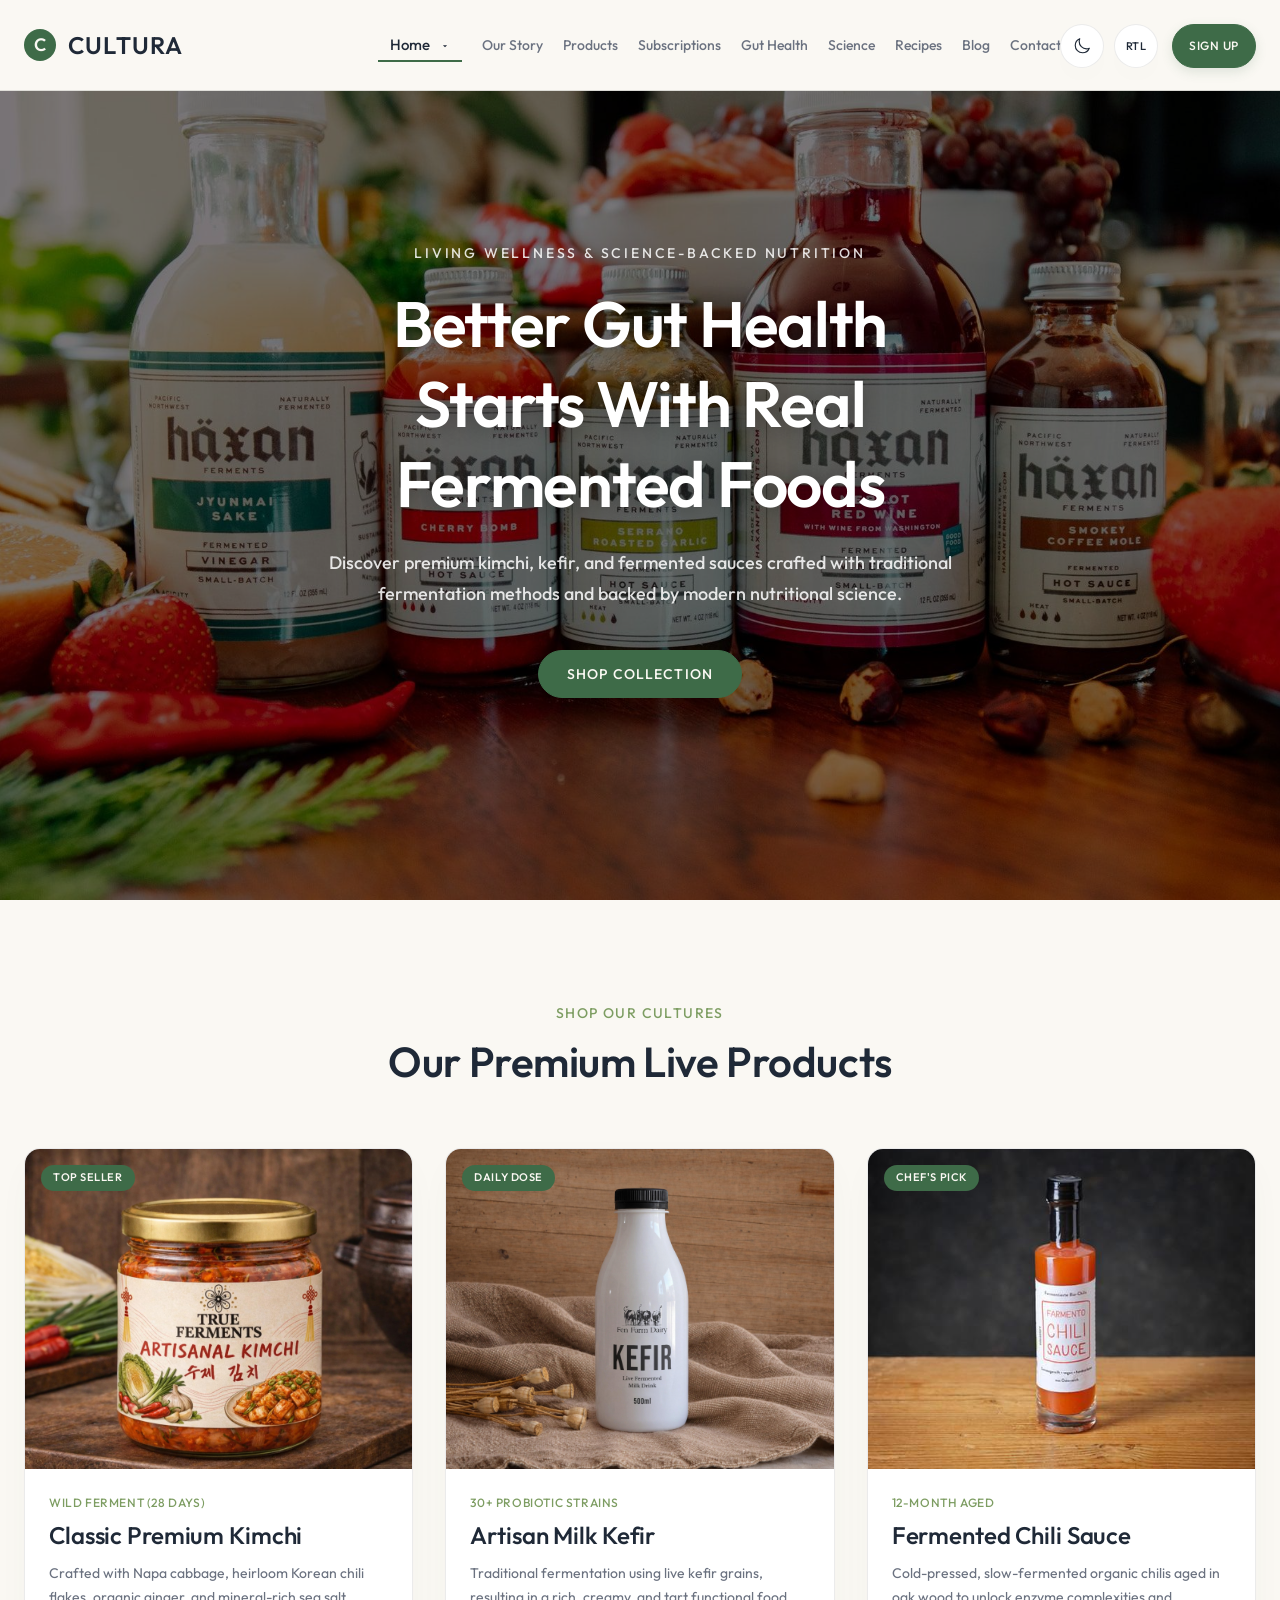
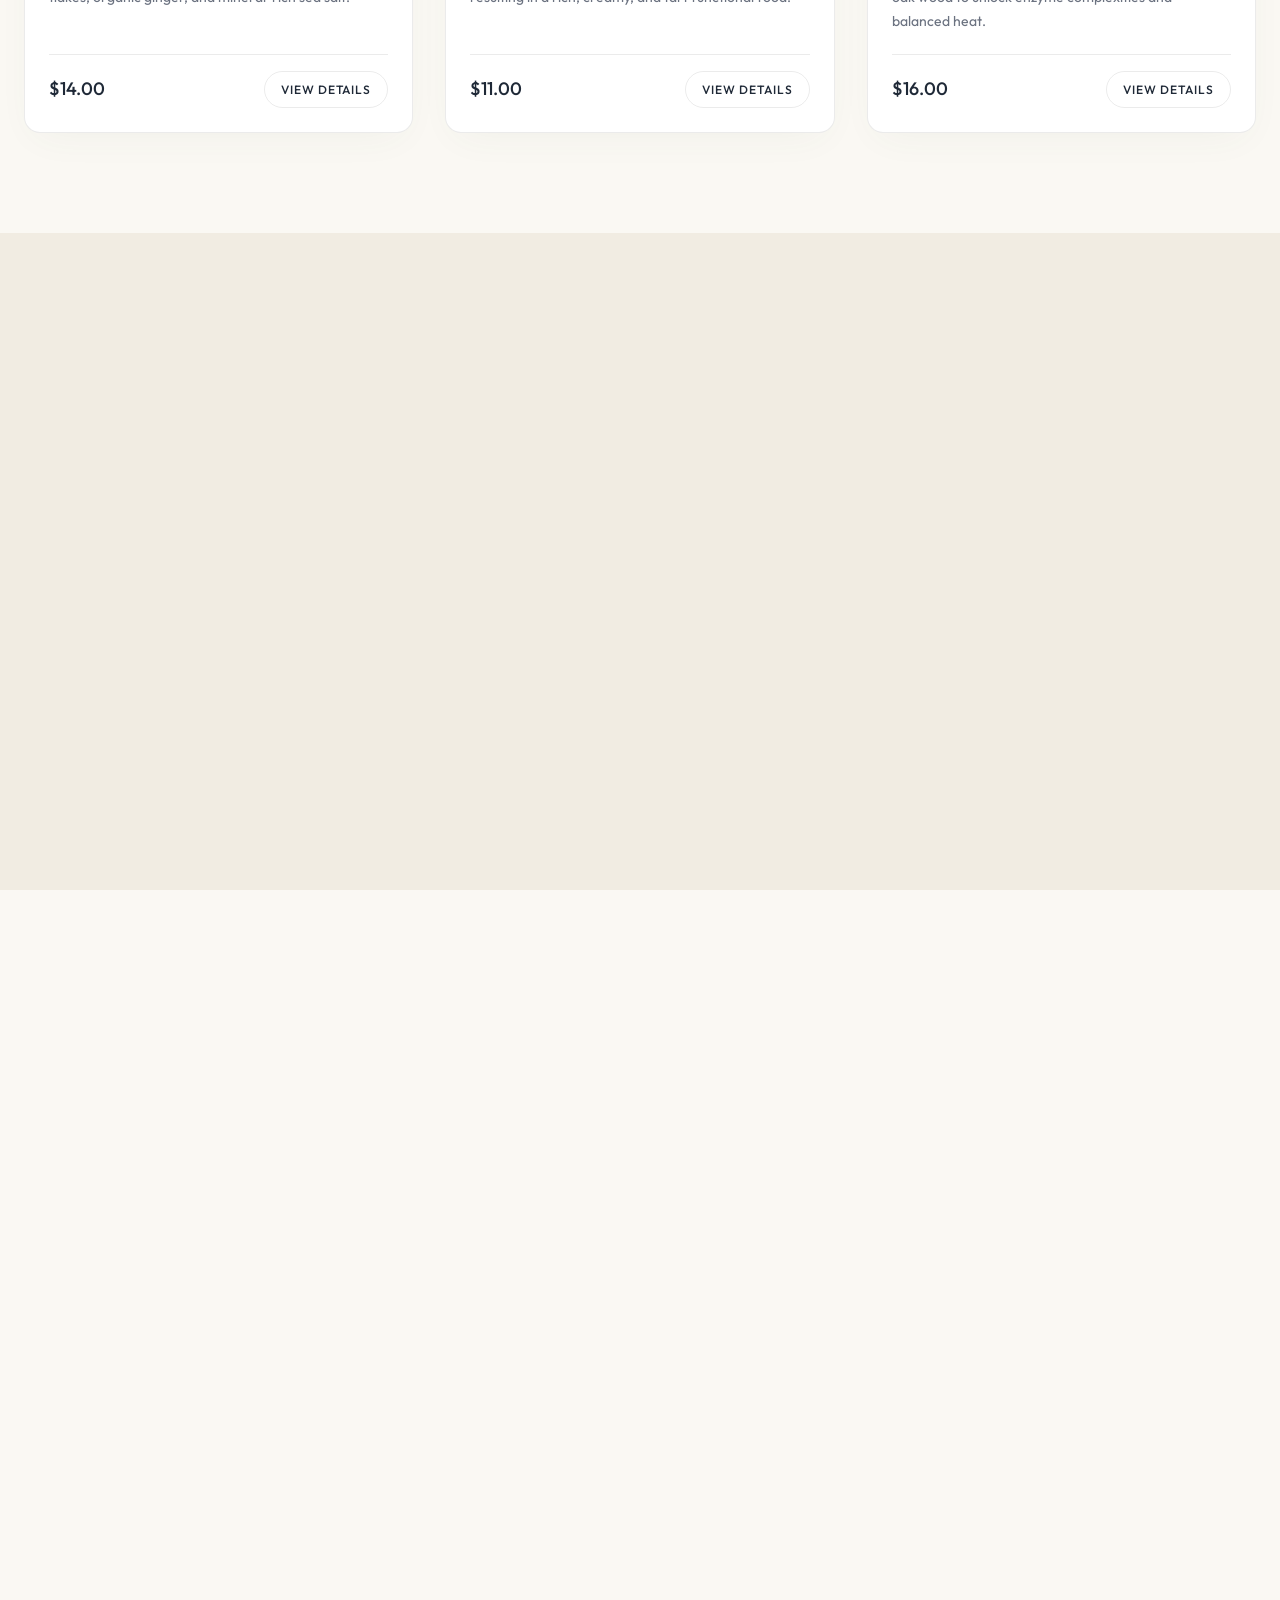
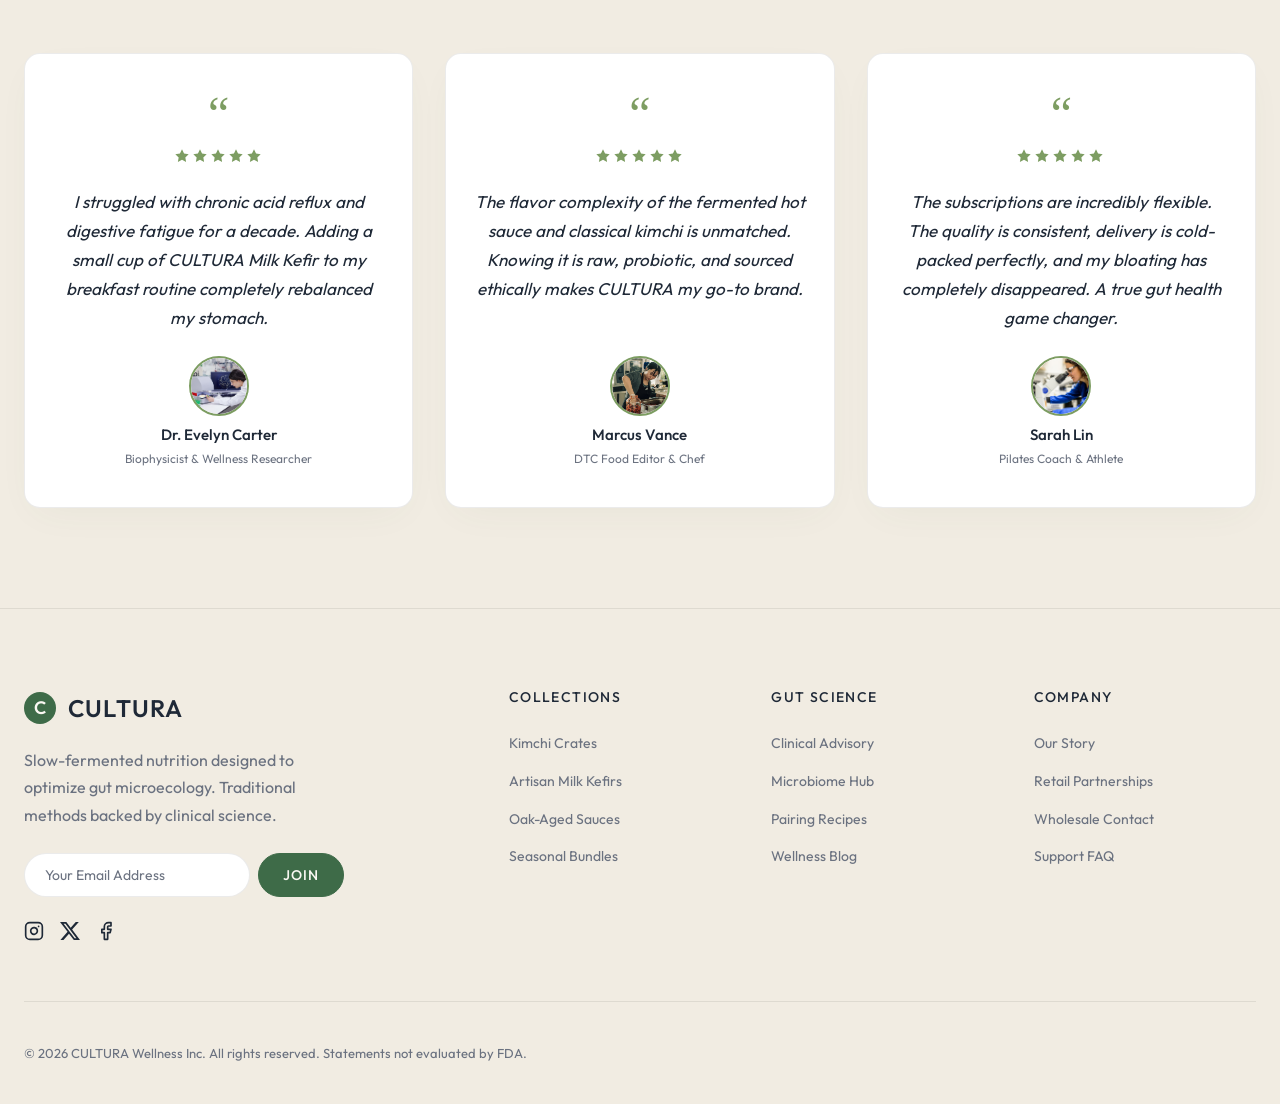
<file: index.html>
﻿<!DOCTYPE html>
<html lang="en">

<head>
  <meta charset="UTF-8">
  <meta name="viewport" content="width=device-width, initial-scale=1.0">
  <title>CULTURA | Premium Fermented Foods & Probiotic Wellness</title>
  <meta name="description"
    content="Discover premium organic kimchi, kefir, and fermented sauces crafted with traditional fermentation methods and backed by modern nutritional science.">
  <link rel="stylesheet" href="css/style.css">
  <link rel="icon" type="image/x-icon" href="assets/images/favicon.ico">
  <link rel="icon" type="image/png" sizes="32x32" href="assets/images/favicon-32x32.png">
  <link rel="icon" type="image/png" sizes="16x16" href="assets/images/favicon-16x16.png">
  <link rel="apple-touch-icon" sizes="180x180" href="assets/images/apple-touch-icon.png">
  <link rel="icon" type="image/svg+xml" href="assets/images/favicon.svg">
</head>

<body>

  <!-- Floating Theme and RTL Controls Wrapper -->
  <div class="theme-rtl-controls">
    <button class="theme-toggle" aria-label="Toggle Theme"></button>
    <button class="rtl-toggle" aria-label="Toggle Layout Direction">RTL</button>
    <a href="signup.html" class="signup-btn">Sign Up</a>
  </div>

  <!-- Header -->
  <header class="header">
    <div class="navbar">
      <div class="logo-container">
        <a href="index.html" class="logo-container">
          <div class="logo-icon">C</div>
          <span class="logo-text">CULTURA</span>
        </a>
      </div>

      <nav class="nav-menu">
        <div class="nav-dropdown">
          <button class="nav-link dropdown-toggle active" aria-expanded="false">
            Home <span class="caret"><svg xmlns="http://www.w3.org/2000/svg" width="10" height="10" viewBox="0 0 24 24"
                fill="currentColor" style="vertical-align:middle;margin-inline-start:4px;">
                <path d="M7 10l5 5 5-5z" />
              </svg></span>
          </button>
          <div class="dropdown-menu">
            <a href="index.html" class="dropdown-item active">Home 1 - Classic</a>
            <a href="home-2.html" class="dropdown-item">Home 2 - Science</a>
          </div>
        </div>
        <a href="story.html" class="nav-link">Our Story</a>
        <a href="products.html" class="nav-link">Products</a>
        <a href="subscriptions.html" class="nav-link">Subscriptions</a>
        <a href="gut-health.html" class="nav-link">Gut Health</a>
        <a href="science.html" class="nav-link">Science</a>
        <a href="recipes.html" class="nav-link">Recipes</a>
        <a href="blog.html" class="nav-link">Blog</a>
        <a href="contact.html" class="nav-link">Contact</a>
      </nav>

      <div class="nav-actions">
        <button class="hamburger" aria-label="Toggle Menu">
          <span></span>
          <span></span>
          <span></span>
        </button>
      </div>
    </div>
  </header>

  <!-- Mobile Drawer -->
  <div class="mobile-nav">
    <nav class="nav-menu">
      <span class="mobile-nav-heading"
        style="padding-inline: 16px; font-size: 11px; text-transform: uppercase; color: var(--text-secondary); font-weight: 550; display: block; margin-top: 10px; margin-bottom: 5px;">Home
        Options</span>
      <a href="index.html" class="nav-link active" style="padding-inline-start: 24px;">Home 1 - Classic</a>
      <a href="home-2.html" class="nav-link" style="padding-inline-start: 24px;">Home 2 - Science</a>
      <a href="story.html" class="nav-link">Our Story</a>
      <a href="products.html" class="nav-link">Products</a>
      <a href="subscriptions.html" class="nav-link">Subscriptions</a>
      <a href="gut-health.html" class="nav-link">Gut Health</a>
      <a href="science.html" class="nav-link">Science</a>
      <a href="recipes.html" class="nav-link">Recipes</a>
      <a href="blog.html" class="nav-link">Blog</a>
      <a href="contact.html" class="nav-link">Contact</a>
      <!-- Mobile controls injected by main.js -->
    </nav>
  </div>

  <!-- Hero Section -->
  <section class="hero-lifestyle">
    <div class="container">
      <div class="hero-content fade-in visible">
        <span class="hero-tagline">Living Wellness & Science-Backed Nutrition</span>
        <h1 class="hero-title">Better Gut Health Starts With Real Fermented Foods</h1>
        <p class="hero-description">Discover premium kimchi, kefir, and fermented sauces crafted with traditional
          fermentation methods and backed by modern nutritional science.</p>
        <div class="hero-buttons">
          <a href="products.html" class="btn btn-primary">Shop Collection</a>
        </div>
      </div>
    </div>
  </section>

  <!-- Featured Products Section -->
  <section class="section-padding">
    <div class="container">
      <div style="text-align: center; margin-bottom: 60px;" class="fade-in">
        <span
          style="font-size: 14px; font-weight: 480; text-transform: uppercase; color: var(--secondary); letter-spacing: 0.1em;">Shop
          Our Cultures</span>
        <h2 style="margin-top: 10px;">Our Premium Live Products</h2>
      </div>

      <div class="product-grid">
        <!-- Kimchi Card -->
        <div class="product-card fade-in">
          <span class="product-card-badge">Top Seller</span>
          <div class="product-card-image">
            <img src="assets/images/premium1.jpg" alt="Premium Organic Kimchi Jar">
          </div>
          <div class="product-card-info">
            <div>
              <span class="product-meta">Wild Ferment (28 Days)</span>
              <h3 class="product-title">Classic Premium Kimchi</h3>
              <p class="product-excerpt">Crafted with Napa cabbage, heirloom Korean chili flakes, organic ginger, and
                mineral-rich sea salt.</p>
            </div>
            <div class="product-footer">
              <span class="product-price">$14.00</span>
              <a href="product-details.html" class="btn btn-secondary" style="padding: 8px 16px; font-size: 12px;">View
                Details</a>
            </div>
          </div>
        </div>

        <!-- Kefir Card -->
        <div class="product-card fade-in">
          <span class="product-card-badge">Daily Dose</span>
          <div class="product-card-image">
            <img src="assets/images/premium2.jpg" alt="Artisan Dairy Kefir Bottle">
          </div>
          <div class="product-card-info">
            <div>
              <span class="product-meta">30+ Probiotic Strains</span>
              <h3 class="product-title">Artisan Milk Kefir</h3>
              <p class="product-excerpt">Traditional fermentation using live kefir grains, resulting in a rich, creamy,
                and tart functional food.</p>
            </div>
            <div class="product-footer">
              <span class="product-price">$11.00</span>
              <a href="product-details.html" class="btn btn-secondary" style="padding: 8px 16px; font-size: 12px;">View
                Details</a>
            </div>
          </div>
        </div>

        <!-- Fermented Sauce -->
        <div class="product-card fade-in">
          <span class="product-card-badge">Chef's Pick</span>
          <div class="product-card-image">
            <img src="assets/images/premium3.jpg" alt="Fermented Chili Sauce Bottle">
          </div>
          <div class="product-card-info">
            <div>
              <span class="product-meta">12-Month Aged</span>
              <h3 class="product-title">Fermented Chili Sauce</h3>
              <p class="product-excerpt">Cold-pressed, slow-fermented organic chilis aged in oak wood to unlock enzyme
                complexities and balanced heat.</p>
            </div>
            <div class="product-footer">
              <span class="product-price">$16.00</span>
              <a href="product-details.html" class="btn btn-secondary" style="padding: 8px 16px; font-size: 12px;">View
                Details</a>
            </div>
          </div>
        </div>
      </div>
    </div>
  </section>

  <!-- Why Fermentation Matters -->
  <section class="section-padding" style="background-color: var(--bg-secondary);">
    <div class="container">
      <div class="editorial-grid">
        <div class="visual-pane fade-in">
          <!-- Unique image for this section -->
          <img src="assets/images/bio.jpg" alt="CULTURA Founders Study and biology tracking">
        </div>
        <div class="fade-in">
          <span
            style="font-size: 14px; font-weight: 480; text-transform: uppercase; color: var(--secondary); letter-spacing: 0.1em;">The
            Living Biology</span>
          <h2 style="margin-top: 12px; margin-bottom: 24px;">Why Real Fermentation Matters</h2>
          <p style="margin-bottom: 20px;">Unlike highly processed, heat-pasteurized foods found on grocery store
            shelves, our products are kept alive and raw. We honor the ancient wisdom of wild fermentation: letting
            beneficial lactic acid bacteria transform organic ingredients naturally.</p>
          <p style="margin-bottom: 32px;">This raw, cold-stabilized method preserves the vital enzymes, vitamins, and
            billions of live CFUs that enrich your gut flora, boost nutrient absorption, and fortify immune resilience.
          </p>
          <a href="science.html" class="btn btn-primary">Discover the Science</a>
        </div>
      </div>
    </div>
  </section>

  <!-- Gut Health Benefits Grid -->
  <section class="section-padding">
    <div class="container">
      <div style="text-align: center; max-width: 600px; margin: 0 auto 60px;" class="fade-in">
        <span
          style="font-size: 14px; font-weight: 480; text-transform: uppercase; color: var(--secondary); letter-spacing: 0.1em;">Daily
          Wellness</span>
        <h2 style="margin-top: 10px;">The Three Pillars of Cultured Gut Health</h2>
      </div>

      <div class="benefits-grid">
        <div class="benefit-card fade-in">
          <div class="benefit-icon"><img src="assets/images/microbibe.jpg" alt="Microbiome Diversity">
          </div>
          <div style="padding: 24px;">
            <h3 class="benefit-title">Microbiome Diversity</h3>
            <p>Introducing dozens of active lactobacillus and bifidobacterium strains keeps your internal ecology
              robust,
              improving mental clarity and bloating relief.</p>
          </div>
        </div>
        <div class="benefit-card fade-in">
          <div class="benefit-icon"><img src="assets/images/nutrition.jpg" alt="Bioavailable Nutrition">
          </div>
          <div style="padding: 24px;">
            <h3 class="benefit-title">Bioavailable Nutrition</h3>
            <p>Microbes break down tough fibers and anti-nutrients before they enter your digestive tract, unlocking raw
              vitamins and phytonutrients.</p>
          </div>
        </div>
        <div class="benefit-card fade-in">
          <div class="benefit-icon"><img src="assets/images/immune.jpg" alt="Immune Synergy">
          </div>
          <div style="padding: 24px;">
            <h3 class="benefit-title">Immune Synergy</h3>
            <p>Over 70% of the body's immune cells reside in the gut. Consuming live foods supports a healthy lining to
              filter out cellular toxins.</p>
          </div>
        </div>
      </div>
    </div>
  </section>

  <!-- Subscription Program Section -->
  <section class="section-padding" style="background-color: var(--primary); color: white;">
    <div class="container">
      <div class="editorial-grid">
        <div class="fade-in">
          <span
            style="font-size: 14px; font-weight: 480; text-transform: uppercase; color: var(--secondary); letter-spacing: 0.1em;">Subscriber
            Benefits</span>
          <h2 style="margin-top: 12px; margin-bottom: 24px; color: white;">Never Miss Your Daily Cultured Dose</h2>
          <p style="color: rgba(255,255,255,0.85); margin-bottom: 24px;">Transforming your health requires daily
            dedication. Join the CULTURA subscription program to receive automated deliveries of your favorite ferments
            at their peak potency.</p>

          <!-- Standardized bullet lists with class icon and content to prevent icon word wrapping -->
          <ul class="bullet-list" style="margin-bottom: 40px;">
            <li>
              <span class="icon"><svg xmlns="http://www.w3.org/2000/svg" width="16" height="16" viewBox="0 0 24 24" fill="none" stroke="currentColor" stroke-width="2" stroke-linecap="round" stroke-linejoin="round"><polyline points="20 6 9 17 4 12"></polyline></svg></span>
              <span class="content" style="color: rgba(255,255,255,0.9);">15% off all recurring orders</span>
            </li>
            <li>
              <span class="icon"><svg xmlns="http://www.w3.org/2000/svg" width="16" height="16" viewBox="0 0 24 24" fill="none" stroke="currentColor" stroke-width="2" stroke-linecap="round" stroke-linejoin="round"><polyline points="20 6 9 17 4 12"></polyline></svg></span>
              <span class="content" style="color: rgba(255,255,255,0.9);">Custom monthly combinations</span>
            </li>
            <li>
              <span class="icon"><svg xmlns="http://www.w3.org/2000/svg" width="16" height="16" viewBox="0 0 24 24" fill="none" stroke="currentColor" stroke-width="2" stroke-linecap="round" stroke-linejoin="round"><polyline points="20 6 9 17 4 12"></polyline></svg></span>
              <span class="content" style="color: rgba(255,255,255,0.9);">Free carbon-neutral shipping</span>
            </li>
            <li>
              <span class="icon"><svg xmlns="http://www.w3.org/2000/svg" width="16" height="16" viewBox="0 0 24 24" fill="none" stroke="currentColor" stroke-width="2" stroke-linecap="round" stroke-linejoin="round"><polyline points="20 6 9 17 4 12"></polyline></svg></span>
              <span class="content" style="color: rgba(255,255,255,0.9);">Flexible pause, edit, or cancel
                structures</span>
            </li>
          </ul>
          <a href="subscriptions.html" class="btn btn-secondary subscriber-btn"
            style="border-color: rgba(255,255,255,0.8); color: white;">Explore Subscription Plans</a>
        </div>
        <div class="visual-pane fade-in">
          <!-- Unique image for subscription promo -->
          <img src="assets/images/subscription.jpg" alt="Subscriptions Box Collection" style="border-radius: 12px;">
        </div>
      </div>
    </div>
  </section>

  <!-- Sourcing and Ingredients -->
  <section class="section-padding">
    <div class="container">
      <div class="editorial-grid reverse">
        <div class="visual-pane fade-in">
          <!-- Unique image for farm sourcing -->
          <img src="assets/images/farm.jpg" alt="Organic farm sourcing raw ingredients">
        </div>
        <div class="fade-in">
          <span
            style="font-size: 14px; font-weight: 480; text-transform: uppercase; color: var(--secondary); letter-spacing: 0.1em;">Transparency
            Map</span>
          <h2 style="margin-top: 12px; margin-bottom: 24px;">Sourced From Sustainable Earth</h2>
          <p style="margin-bottom: 20px;">We believe in soil-to-gut accountability. That is why 100% of our Napa
            cabbages, wild ginger, mountain chilis, and organic grass-fed milks are sourced from verified regenerative
            micro-farms in the USA.</p>
          <p style="margin-bottom: 32px;">No chemical pesticides, no synthetic stabilizers. Just raw, whole foods
            interacting with salt, water, and ambient temperatures to generate pure microbial life.</p>
          <a href="story.html" class="btn btn-secondary">Our Sourcing Standards</a>
        </div>
      </div>
    </div>
  </section>

  <!-- Editorial Customer Testimonials -->
  <section class="section-padding" style="background-color: var(--bg-secondary);">
    <div class="container">
      <div style="text-align: center; margin-bottom: 60px;" class="fade-in">
        <span
          style="font-size: 14px; font-weight: 480; text-transform: uppercase; color: var(--secondary); letter-spacing: 0.1em;">Customer
          Stories</span>
        <h2 style="margin-top: 10px;">The Living Impact</h2>
      </div>

      <div class="product-grid">
        <!-- Testimonial 1 -->
        <div class="benefit-card fade-in"
          style="display: flex; flex-direction: column; align-items: center; text-align: center; padding: 36px 28px; justify-content: space-between;">
          <span
            style="font-size: 48px; color: var(--secondary); line-height: 1; margin-bottom: 8px; font-family: Georgia, serif;">&ldquo;</span>
          <div class="review-stars"
            style="color: var(--secondary); font-size: 16px; margin-bottom: 16px; letter-spacing: 2px;"><svg xmlns="http://www.w3.org/2000/svg" width="16" height="16" viewBox="0 0 24 24" fill="currentColor" stroke="none" style="margin-right: 2px;"><path d="M12 2l3.09 6.26L22 9.27l-5 4.87 1.18 6.88L12 17.77l-6.18 3.25L7 14.14 2 9.27l6.91-1.01L12 2z"/></svg><svg xmlns="http://www.w3.org/2000/svg" width="16" height="16" viewBox="0 0 24 24" fill="currentColor" stroke="none" style="margin-right: 2px;"><path d="M12 2l3.09 6.26L22 9.27l-5 4.87 1.18 6.88L12 17.77l-6.18 3.25L7 14.14 2 9.27l6.91-1.01L12 2z"/></svg><svg xmlns="http://www.w3.org/2000/svg" width="16" height="16" viewBox="0 0 24 24" fill="currentColor" stroke="none" style="margin-right: 2px;"><path d="M12 2l3.09 6.26L22 9.27l-5 4.87 1.18 6.88L12 17.77l-6.18 3.25L7 14.14 2 9.27l6.91-1.01L12 2z"/></svg><svg xmlns="http://www.w3.org/2000/svg" width="16" height="16" viewBox="0 0 24 24" fill="currentColor" stroke="none" style="margin-right: 2px;"><path d="M12 2l3.09 6.26L22 9.27l-5 4.87 1.18 6.88L12 17.77l-6.18 3.25L7 14.14 2 9.27l6.91-1.01L12 2z"/></svg><svg xmlns="http://www.w3.org/2000/svg" width="16" height="16" viewBox="0 0 24 24" fill="currentColor" stroke="none" style="margin-right: 2px;"><path d="M12 2l3.09 6.26L22 9.27l-5 4.87 1.18 6.88L12 17.77l-6.18 3.25L7 14.14 2 9.27l6.91-1.01L12 2z"/></svg></div>
          <p
            style="font-family: var(--font-serif); font-size: 17px; font-style: italic; line-height: 1.7; color: var(--text-primary); margin-bottom: 24px; flex-grow: 1;">
            I struggled with chronic acid reflux and digestive fatigue for a decade. Adding a small cup of CULTURA Milk
            Kefir to my breakfast routine completely rebalanced my stomach.</p>
          <div style="display: flex; flex-direction: column; align-items: center; gap: 10px;">
            <img src="assets/images/doctor1.jpg" alt="Dr. Evelyn Carter"
              style="width: 60px; height: 60px; border-radius: 50%; object-fit: cover; object-position: top; border: 2px solid var(--secondary);">
            <div>
              <h4 style="font-family: var(--font-sans); font-size: 15px; font-weight: 550; color: var(--text-primary);">
                Dr. Evelyn Carter</h4>
              <span style="font-size: 12px; color: var(--text-secondary);">Biophysicist &amp; Wellness Researcher</span>
            </div>
          </div>
        </div>

        <!-- Testimonial 2 -->
        <div class="benefit-card fade-in"
          style="display: flex; flex-direction: column; align-items: center; text-align: center; padding: 36px 28px; justify-content: space-between;">
          <span
            style="font-size: 48px; color: var(--secondary); line-height: 1; margin-bottom: 8px; font-family: Georgia, serif;">&ldquo;</span>
          <div class="review-stars"
            style="color: var(--secondary); font-size: 16px; margin-bottom: 16px; letter-spacing: 2px;"><svg xmlns="http://www.w3.org/2000/svg" width="16" height="16" viewBox="0 0 24 24" fill="currentColor" stroke="none" style="margin-right: 2px;"><path d="M12 2l3.09 6.26L22 9.27l-5 4.87 1.18 6.88L12 17.77l-6.18 3.25L7 14.14 2 9.27l6.91-1.01L12 2z"/></svg><svg xmlns="http://www.w3.org/2000/svg" width="16" height="16" viewBox="0 0 24 24" fill="currentColor" stroke="none" style="margin-right: 2px;"><path d="M12 2l3.09 6.26L22 9.27l-5 4.87 1.18 6.88L12 17.77l-6.18 3.25L7 14.14 2 9.27l6.91-1.01L12 2z"/></svg><svg xmlns="http://www.w3.org/2000/svg" width="16" height="16" viewBox="0 0 24 24" fill="currentColor" stroke="none" style="margin-right: 2px;"><path d="M12 2l3.09 6.26L22 9.27l-5 4.87 1.18 6.88L12 17.77l-6.18 3.25L7 14.14 2 9.27l6.91-1.01L12 2z"/></svg><svg xmlns="http://www.w3.org/2000/svg" width="16" height="16" viewBox="0 0 24 24" fill="currentColor" stroke="none" style="margin-right: 2px;"><path d="M12 2l3.09 6.26L22 9.27l-5 4.87 1.18 6.88L12 17.77l-6.18 3.25L7 14.14 2 9.27l6.91-1.01L12 2z"/></svg><svg xmlns="http://www.w3.org/2000/svg" width="16" height="16" viewBox="0 0 24 24" fill="currentColor" stroke="none" style="margin-right: 2px;"><path d="M12 2l3.09 6.26L22 9.27l-5 4.87 1.18 6.88L12 17.77l-6.18 3.25L7 14.14 2 9.27l6.91-1.01L12 2z"/></svg></div>
          <p
            style="font-family: var(--font-serif); font-size: 17px; font-style: italic; line-height: 1.7; color: var(--text-primary); margin-bottom: 24px; flex-grow: 1;">
            The flavor complexity of the fermented hot sauce and classical kimchi is unmatched. Knowing it is raw,
            probiotic, and sourced ethically makes CULTURA my go-to brand.</p>
          <div style="display: flex; flex-direction: column; align-items: center; gap: 10px;">
            <img src="assets/images/founders.jpg" alt="Marcus Vance"
              style="width: 60px; height: 60px; border-radius: 50%; object-fit: cover; object-position: top; border: 2px solid var(--secondary);">
            <div>
              <h4 style="font-family: var(--font-sans); font-size: 15px; font-weight: 550; color: var(--text-primary);">
                Marcus Vance</h4>
              <span style="font-size: 12px; color: var(--text-secondary);">DTC Food Editor &amp; Chef</span>
            </div>
          </div>
        </div>

        <!-- Testimonial 3 -->
        <div class="benefit-card fade-in"
          style="display: flex; flex-direction: column; align-items: center; text-align: center; padding: 36px 28px; justify-content: space-between;">
          <span
            style="font-size: 48px; color: var(--secondary); line-height: 1; margin-bottom: 8px; font-family: Georgia, serif;">&ldquo;</span>
          <div class="review-stars"
            style="color: var(--secondary); font-size: 16px; margin-bottom: 16px; letter-spacing: 2px;"><svg xmlns="http://www.w3.org/2000/svg" width="16" height="16" viewBox="0 0 24 24" fill="currentColor" stroke="none" style="margin-right: 2px;"><path d="M12 2l3.09 6.26L22 9.27l-5 4.87 1.18 6.88L12 17.77l-6.18 3.25L7 14.14 2 9.27l6.91-1.01L12 2z"/></svg><svg xmlns="http://www.w3.org/2000/svg" width="16" height="16" viewBox="0 0 24 24" fill="currentColor" stroke="none" style="margin-right: 2px;"><path d="M12 2l3.09 6.26L22 9.27l-5 4.87 1.18 6.88L12 17.77l-6.18 3.25L7 14.14 2 9.27l6.91-1.01L12 2z"/></svg><svg xmlns="http://www.w3.org/2000/svg" width="16" height="16" viewBox="0 0 24 24" fill="currentColor" stroke="none" style="margin-right: 2px;"><path d="M12 2l3.09 6.26L22 9.27l-5 4.87 1.18 6.88L12 17.77l-6.18 3.25L7 14.14 2 9.27l6.91-1.01L12 2z"/></svg><svg xmlns="http://www.w3.org/2000/svg" width="16" height="16" viewBox="0 0 24 24" fill="currentColor" stroke="none" style="margin-right: 2px;"><path d="M12 2l3.09 6.26L22 9.27l-5 4.87 1.18 6.88L12 17.77l-6.18 3.25L7 14.14 2 9.27l6.91-1.01L12 2z"/></svg><svg xmlns="http://www.w3.org/2000/svg" width="16" height="16" viewBox="0 0 24 24" fill="currentColor" stroke="none" style="margin-right: 2px;"><path d="M12 2l3.09 6.26L22 9.27l-5 4.87 1.18 6.88L12 17.77l-6.18 3.25L7 14.14 2 9.27l6.91-1.01L12 2z"/></svg></div>
          <p
            style="font-family: var(--font-serif); font-size: 17px; font-style: italic; line-height: 1.7; color: var(--text-primary); margin-bottom: 24px; flex-grow: 1;">
            The subscriptions are incredibly flexible. The quality is consistent, delivery is cold-packed perfectly,
            and my bloating has completely disappeared. A true gut health game changer.</p>
          <div style="display: flex; flex-direction: column; align-items: center; gap: 10px;">
            <img src="assets/images/doctor2.jpg" alt="Sarah Lin"
              style="width: 60px; height: 60px; border-radius: 50%; object-fit: cover; object-position: top; border: 2px solid var(--secondary);">
            <div>
              <h4 style="font-family: var(--font-sans); font-size: 15px; font-weight: 550; color: var(--text-primary);">
                Sarah Lin</h4>
              <span style="font-size: 12px; color: var(--text-secondary);">Pilates Coach &amp; Athlete</span>
            </div>
          </div>
        </div>
      </div>
    </div>
  </section>

  <!-- Newsletter & Footer -->
  <footer class="footer">
    <div class="container">
      <div class="footer-grid">
        <div class="footer-column">
          <a href="index.html" class="logo-container" style="margin-bottom: 20px; text-decoration: none;">
            <div class="logo-icon">C</div>
            <span class="logo-text">CULTURA</span>
          </a>
          <p style="margin-bottom: 24px; max-width: 320px;">Slow-fermented nutrition designed to optimize gut
            microecology. Traditional methods backed by clinical science.</p>
          <form style="display: flex; gap: 8px; max-width: 320px;"
            onsubmit="event.preventDefault(); alert('Thank you for subscribing to CULTURA!');">
            <input type="email" placeholder="Your Email Address" class="form-control"
              style="border-radius: 40px; padding: 12px 20px;" required>
            <button type="submit" class="btn btn-primary" style="padding: 12px 24px;">Join</button>
          </form>
          <div class="footer-social-links" style="display: flex; gap: 16px; margin-top: 24px;">
            <a href="#" class="social-icon-hover" style="color: var(--text-primary);" aria-label="Instagram">
              <svg style="width: 20px; height: 20px;" viewBox="0 0 24 24" fill="none" stroke="currentColor"
                stroke-width="2" stroke-linecap="round" stroke-linejoin="round">
                <rect x="2" y="2" width="20" height="20" rx="5" ry="5"></rect>
                <path d="M16 11.37A4 4 0 1 1 12.63 8 4 4 0 0 1 16 11.37z"></path>
                <line x1="17.5" y1="6.5" x2="17.51" y2="6.5"></line>
              </svg>
            </a>
            <a href="#" class="social-icon-hover" style="color: var(--text-primary);" aria-label="X (formerly Twitter)">
              <svg style="width: 20px; height: 20px;" viewBox="0 0 24 24" fill="currentColor"><path d="M18.901 1.153h3.68l-8.04 9.19L24 22.846h-7.406l-5.8-7.584-6.638 7.584H.474l8.6-9.83L0 1.154h7.594l5.243 6.932ZM17.61 20.644h2.039L6.486 3.24H4.298Z"/></svg>
            </a>
            <a href="#" class="social-icon-hover" style="color: var(--text-primary);" aria-label="Facebook">
              <svg style="width: 20px; height: 20px;" viewBox="0 0 24 24" fill="none" stroke="currentColor"
                stroke-width="2" stroke-linecap="round" stroke-linejoin="round">
                <path d="M18 2h-3a5 5 0 0 0-5 5v3H7v4h3v8h4v-8h3l1-4h-4V7a1 1 0 0 1 1-1h3z"></path>
              </svg>
            </a>
          </div>
        </div>

        <div class="footer-column">
          <h5>Collections</h5>
          <ul class="footer-links">
            <li><a href="products.html">Kimchi Crates</a></li>
            <li><a href="products.html">Artisan Milk Kefirs</a></li>
            <li><a href="products.html">Oak-Aged Sauces</a></li>
            <li><a href="products.html">Seasonal Bundles</a></li>
          </ul>
        </div>

        <div class="footer-column">
          <h5>Gut Science</h5>
          <ul class="footer-links">
            <li><a href="science.html">Clinical Advisory</a></li>
            <li><a href="gut-health.html">Microbiome Hub</a></li>
            <li><a href="recipes.html">Pairing Recipes</a></li>
            <li><a href="blog.html">Wellness Blog</a></li>
          </ul>
        </div>

        <div class="footer-column">
          <h5>Company</h5>
          <ul class="footer-links">
            <li><a href="story.html">Our Story</a></li>
            <li><a href="contact.html">Retail Partnerships</a></li>
            <li><a href="contact.html">Wholesale Contact</a></li>
            <li><a href="contact.html">Support FAQ</a></li>
          </ul>
        </div>
      </div>

      <div class="footer-bottom">
        <p style="font-size: 13px;">&copy; 2026 CULTURA Wellness Inc. All rights reserved. Statements not evaluated by
          FDA.</p>
      </div>
    </div>
  </footer>

  <script src="js/main.js"></script>
</body>

</html>
</file>
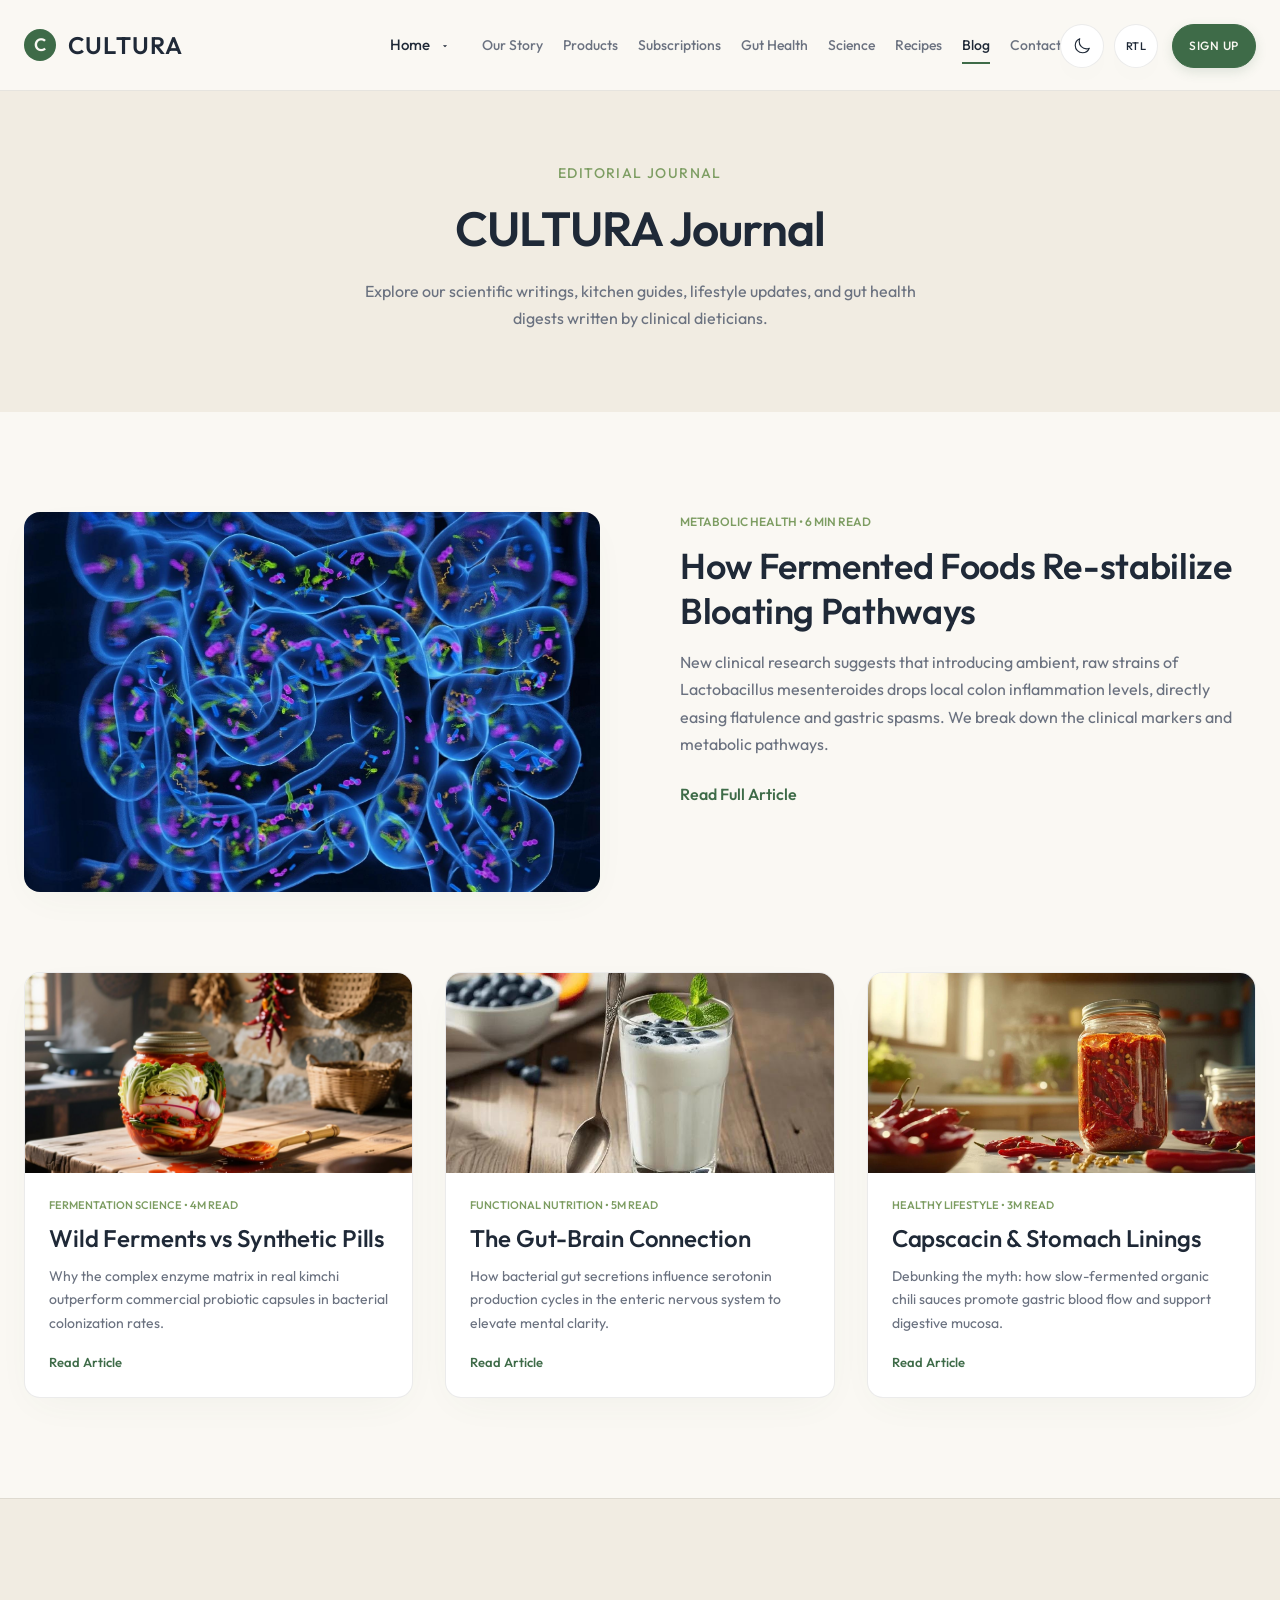
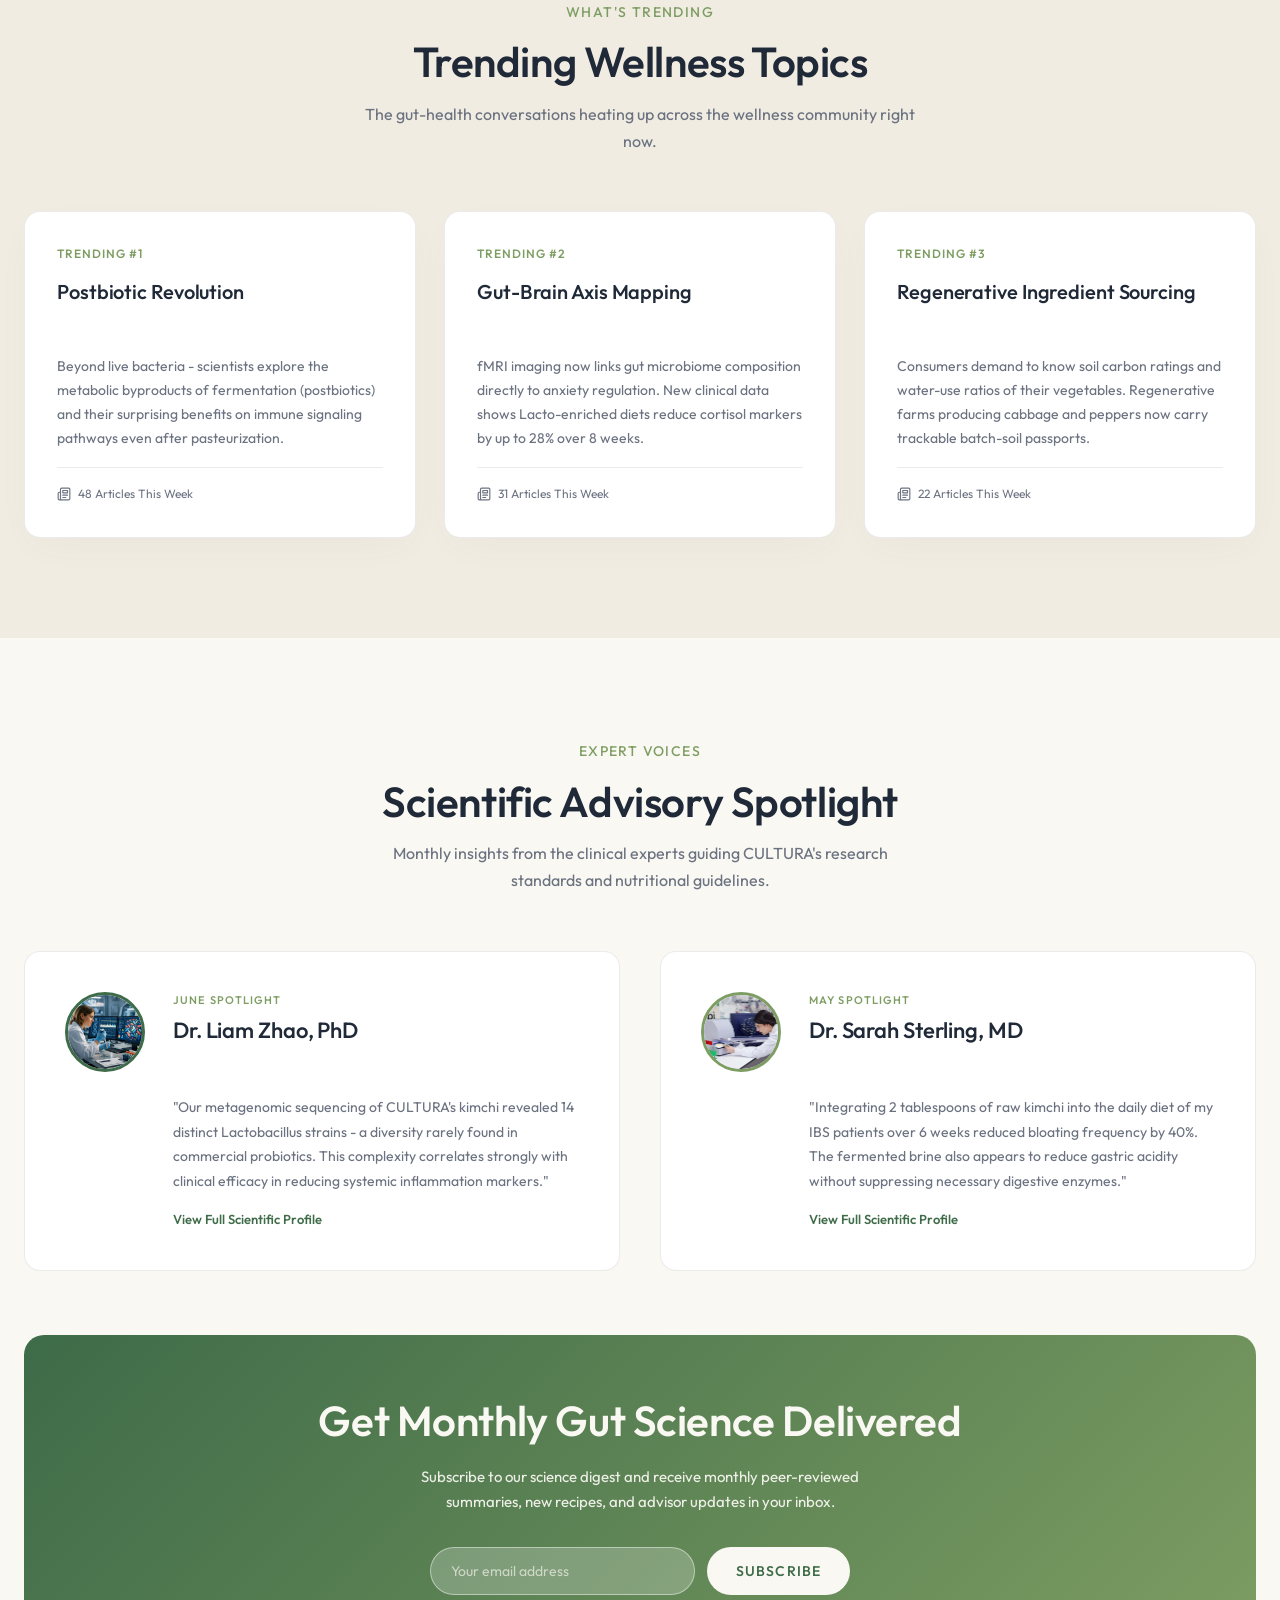
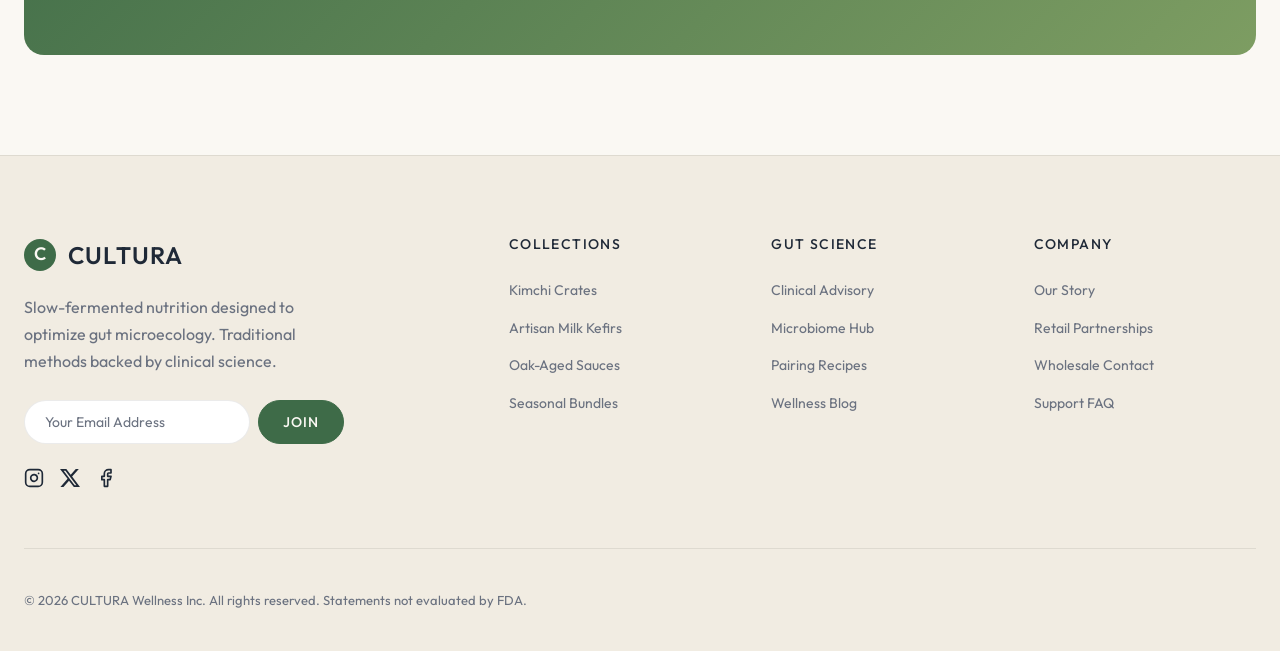
<file: blog.html>
﻿<!DOCTYPE html>
<html lang="en">

<head>
  <meta charset="UTF-8">
  <meta name="viewport" content="width=device-width, initial-scale=1.0">
  <title>CULTURA | Fermented Living & Gut Wellness Blog</title>
  <meta name="description"
    content="Read expert articles on functional nutrition, gut-brain axis, clinical fermentation research, and active prebiotic/probiotic lifestyles on the CULTURA blog.">
  <link rel="stylesheet" href="css/style.css">
  <style>
    .blog-hero {
      padding: 160px 0 80px;
      background-color: var(--bg-secondary);
    }
  </style>
  <link rel="icon" type="image/x-icon" href="assets/images/favicon.ico">
  <link rel="icon" type="image/png" sizes="32x32" href="assets/images/favicon-32x32.png">
  <link rel="icon" type="image/png" sizes="16x16" href="assets/images/favicon-16x16.png">
  <link rel="apple-touch-icon" sizes="180x180" href="assets/images/apple-touch-icon.png">
  <link rel="icon" type="image/svg+xml" href="assets/images/favicon.svg">
</head>

<body>

  <!-- Floating Theme and RTL Controls Wrapper -->
  <div class="theme-rtl-controls">
    <button class="theme-toggle" aria-label="Toggle Theme"></button>
    <button class="rtl-toggle" aria-label="Toggle Layout Direction">RTL</button>
    <a href="signup.html" class="signup-btn">Sign Up</a>
  </div>

  <!-- Header -->
  <header class="header">
    <div class="navbar">
      <div class="logo-container">
        <a href="index.html" class="logo-container">
          <div class="logo-icon">C</div>
          <span class="logo-text">CULTURA</span>
        </a>
      </div>

      <nav class="nav-menu">
        <div class="nav-dropdown">
          <button class="nav-link dropdown-toggle" aria-expanded="false">
            Home <span class="caret"><svg xmlns="http://www.w3.org/2000/svg" width="10" height="10" viewBox="0 0 24 24" fill="currentColor" style="vertical-align:middle;margin-inline-start:4px;"><path d="M7 10l5 5 5-5z"/></svg></span>
          </button>
          <div class="dropdown-menu">
            <a href="index.html" class="dropdown-item">Home 1 - Classic</a>
            <a href="home-2.html" class="dropdown-item">Home 2 - Science</a>
          </div>
        </div>
        <a href="story.html" class="nav-link">Our Story</a>
        <a href="products.html" class="nav-link">Products</a>
        <a href="subscriptions.html" class="nav-link">Subscriptions</a>
        <a href="gut-health.html" class="nav-link">Gut Health</a>
        <a href="science.html" class="nav-link">Science</a>
        <a href="recipes.html" class="nav-link">Recipes</a>
        <a href="blog.html" class="nav-link active">Blog</a>
        <a href="contact.html" class="nav-link">Contact</a>
      </nav>

      <div class="nav-actions">
        
        <button class="hamburger" aria-label="Toggle Menu">
          <span></span>
          <span></span>
          <span></span>
        </button>
      </div>
    </div>
  </header>

  <!-- Mobile Drawer -->
  <div class="mobile-nav">
    <nav class="nav-menu">
      <span class="mobile-nav-heading"
        style="padding-inline: 16px; font-size: 11px; text-transform: uppercase; color: var(--text-secondary); font-weight: 550; display: block; margin-top: 10px; margin-bottom: 5px;">Home
        Options</span>
      <a href="index.html" class="nav-link" style="padding-inline-start: 24px;">Home 1 - Classic</a>
      <a href="home-2.html" class="nav-link" style="padding-inline-start: 24px;">Home 2 - Science</a>
      <a href="story.html" class="nav-link">Our Story</a>
      <a href="products.html" class="nav-link">Products</a>
      <a href="subscriptions.html" class="nav-link">Subscriptions</a>
      <a href="gut-health.html" class="nav-link">Gut Health</a>
      <a href="science.html" class="nav-link">Science</a>
      <a href="recipes.html" class="nav-link">Recipes</a>
      <a href="blog.html" class="nav-link active">Blog</a>
      <a href="contact.html" class="nav-link">Contact</a>
    </nav>
  </div>

  <!-- Blog Banner -->
  <section class="blog-hero">
    <div class="container" style="text-align: center;">
      <span
        style="font-size: 14px; font-weight: 480; text-transform: uppercase; color: var(--secondary); letter-spacing: 0.1em;">Editorial
        Journal</span>
      <h1 style="margin-top: 12px; font-size: 48px;">CULTURA Journal</h1>
      <p style="max-width: 600px; margin: 20px auto 0; color: var(--text-secondary);">Explore our scientific writings,
        kitchen guides, lifestyle updates, and gut health digests written by clinical dieticians.</p>
    </div>
  </section>

  <!-- Blog List -->
  <section class="section-padding">
    <div class="container">

      <!-- Highlight Featured Post -->
      <div class="editorial-grid" style="margin-bottom: 80px;">
        <div class="visual-pane fade-in">
          <!-- Unique scientific graphic for featured post -->
          <img src="assets/images/blog1.jpg" alt="Microscope view of active cell colonies">
        </div>
        <div class="fade-in" style="text-align: start;">
          <div
            style="font-size: 12px; font-weight: 550; color: var(--secondary); text-transform: uppercase; margin-bottom: 12px;">
            Metabolic Health &bull; 6 Min Read</div>
          <h2 style="margin-top: 12px; margin-bottom: 16px; font-size: 36px;">How Fermented Foods Re-stabilize Bloating
            Pathways</h2>
          <p style="margin-bottom: 24px; font-size: 16px;">New clinical research suggests that introducing ambient, raw
            strains of Lactobacillus mesenteroides drops local colon inflammation levels, directly easing flatulence and
            gastric spasms. We break down the clinical markers and metabolic pathways.</p>
          <a href="#"
            style="font-weight: 550; color: var(--primary); display: inline-flex; align-items: center; gap: 8px;">Read
            Full Article</a>
        </div>
      </div>

      <!-- General Grid -->
      <div class="product-grid">

        <!-- Post 1 -->
        <div class="product-card fade-in">
          <div class="product-card-image" style="height: 200px;">
            <img src="assets/images/blog2.jpg" alt="Kimchi jar representation">
          </div>
          <div class="product-card-info" style="padding: 24px; text-align: start;">
            <div>
              <div
                style="font-size: 11px; font-weight: 550; text-transform: uppercase; color: var(--secondary); margin-bottom: 8px;">
                Fermentation Science &bull; 4m read</div>
              <h3 class="product-title">Wild Ferments vs Synthetic Pills</h3>
              <p class="product-excerpt" style="font-size: 14px; margin-bottom: 16px;">Why the complex enzyme matrix in
                real kimchi outperform commercial probiotic capsules in bacterial colonization rates.</p>
            </div>
            <a href="#" style="font-weight: 550; color: var(--primary); font-size: 13px;">Read Article</a>
          </div>
        </div>

        <!-- Post 2 -->
        <div class="product-card fade-in">
          <div class="product-card-image" style="height: 200px;">
            <img src="assets/images/blog3.jpg" alt="Kefir poured in a glass">
          </div>
          <div class="product-card-info" style="padding: 24px; text-align: start;">
            <div>
              <div
                style="font-size: 11px; font-weight: 550; text-transform: uppercase; color: var(--secondary); margin-bottom: 8px;">
                Functional Nutrition &bull; 5m read</div>
              <h3 class="product-title">The Gut-Brain Connection</h3>
              <p class="product-excerpt" style="font-size: 14px; margin-bottom: 16px;">How bacterial gut secretions
                influence serotonin production cycles in the enteric nervous system to elevate mental clarity.</p>
            </div>
            <a href="#" style="font-weight: 550; color: var(--primary); font-size: 13px;">Read Article</a>
          </div>
        </div>

        <!-- Post 3 -->
        <div class="product-card fade-in">
          <div class="product-card-image" style="height: 200px;">
            <img src="assets/images/blog4.jpg" alt="Fermented hot sauce on table">
          </div>
          <div class="product-card-info" style="padding: 24px; text-align: start;">
            <div>
              <div
                style="font-size: 11px; font-weight: 550; text-transform: uppercase; color: var(--secondary); margin-bottom: 8px;">
                Healthy Lifestyle &bull; 3m read</div>
              <h3 class="product-title">Capscacin & Stomach Linings</h3>
              <p class="product-excerpt" style="font-size: 14px; margin-bottom: 16px;">Debunking the myth: how
                slow-fermented organic chili sauces promote gastric blood flow and support digestive mucosa.</p>
            </div>
            <a href="#" style="font-weight: 550; color: var(--primary); font-size: 13px;">Read Article</a>
          </div>
        </div>

      </div>
    </div>
  </section>

  <!-- Trending Wellness Topics Section -->
  <section class="section-padding" style="background-color: var(--bg-secondary); border-top: 1px solid var(--border);">
    <div class="container">
      <div style="text-align: center; margin-bottom: 56px;">
        <span
          style="font-size: 14px; font-weight: 480; text-transform: uppercase; color: var(--secondary); letter-spacing: 0.1em;">What's
          Trending</span>
        <h2 style="margin-top: 12px;">Trending Wellness Topics</h2>
        <p style="color: var(--text-secondary); margin-top: 12px; max-width: 560px; margin-inline: auto;">The gut-health
          conversations heating up across the wellness community right now.</p>
      </div>

      <div class="trending-wellness-grid"
        style="display: grid; grid-template-columns: repeat(auto-fit, minmax(280px, 1fr)); gap: 28px;">

        <!-- Trend Card 1 -->
        <div class="product-card fade-in" style="padding: 32px; display: flex; flex-direction: column; gap: 16px;">
          <div style="display: flex; align-items: center; gap: 12px;">
            <span
              style="font-size: 12px; font-weight: 550; text-transform: uppercase; color: var(--secondary); letter-spacing: 0.08em;">Trending
              #1</span>
          </div>
          <h3 style="font-size: 20px; font-weight: 540; min-height: 60px;">Postbiotic Revolution</h3>
          <p style="font-size: 14px; color: var(--text-secondary); line-height: 1.7;">Beyond live bacteria  -  scientists
            explore the metabolic byproducts of fermentation (postbiotics) and their surprising benefits on immune
            signaling pathways even after pasteurization.</p>
          <div style="margin-top: auto; padding-top: 12px; border-top: 1px solid var(--border);">
            <span style="font-size: 12px; color: var(--text-secondary);"><svg xmlns="http://www.w3.org/2000/svg" width="14" height="14" viewBox="0 0 24 24" fill="none" stroke="currentColor" stroke-width="2" stroke-linecap="round" stroke-linejoin="round" style="vertical-align: text-bottom; margin-right: 4px;"><path d="M4 22h16a2 2 0 0 0 2-2V4a2 2 0 0 0-2-2H8a2 2 0 0 0-2 2v16a2 2 0 0 1-2 2Zm0 0a2 2 0 0 1-2-2v-9c0-1.1.9-2 2-2h2"/><path d="M18 14h-8"/><path d="M15 18h-5"/><path d="M10 6h8v4h-8V6Z"/></svg> 48 Articles This Week</span>
          </div>
        </div>

        <!-- Trend Card 2 -->
        <div class="product-card fade-in" style="padding: 32px; display: flex; flex-direction: column; gap: 16px;">
          <div style="display: flex; align-items: center; gap: 12px;">
            <span
              style="font-size: 12px; font-weight: 550; text-transform: uppercase; color: var(--secondary); letter-spacing: 0.08em;">Trending
              #2</span>
          </div>
          <h3 style="font-size: 20px; font-weight: 540; min-height: 60px;">Gut-Brain Axis Mapping</h3>
          <p style="font-size: 14px; color: var(--text-secondary); line-height: 1.7;">fMRI imaging now links gut
            microbiome composition directly to anxiety regulation. New clinical data shows Lacto-enriched diets reduce
            cortisol markers by up to 28% over 8 weeks.</p>
          <div style="margin-top: auto; padding-top: 12px; border-top: 1px solid var(--border);">
            <span style="font-size: 12px; color: var(--text-secondary);"><svg xmlns="http://www.w3.org/2000/svg" width="14" height="14" viewBox="0 0 24 24" fill="none" stroke="currentColor" stroke-width="2" stroke-linecap="round" stroke-linejoin="round" style="vertical-align: text-bottom; margin-right: 4px;"><path d="M4 22h16a2 2 0 0 0 2-2V4a2 2 0 0 0-2-2H8a2 2 0 0 0-2 2v16a2 2 0 0 1-2 2Zm0 0a2 2 0 0 1-2-2v-9c0-1.1.9-2 2-2h2"/><path d="M18 14h-8"/><path d="M15 18h-5"/><path d="M10 6h8v4h-8V6Z"/></svg> 31 Articles This Week</span>
          </div>
        </div>

        <!-- Trend Card 3 -->
        <div class="product-card fade-in" style="padding: 32px; display: flex; flex-direction: column; gap: 16px;">
          <div style="display: flex; align-items: center; gap: 12px;">
            <span
              style="font-size: 12px; font-weight: 550; text-transform: uppercase; color: var(--secondary); letter-spacing: 0.08em;">Trending
              #3</span>
          </div>
          <h3 style="font-size: 20px; font-weight: 540; min-height: 60px;">Regenerative Ingredient Sourcing</h3>
          <p style="font-size: 14px; color: var(--text-secondary); line-height: 1.7;">Consumers demand to know soil
            carbon ratings and water-use ratios of their vegetables. Regenerative farms producing cabbage and peppers
            now carry trackable batch-soil passports.</p>
          <div style="margin-top: auto; padding-top: 12px; border-top: 1px solid var(--border);">
            <span style="font-size: 12px; color: var(--text-secondary);"><svg xmlns="http://www.w3.org/2000/svg" width="14" height="14" viewBox="0 0 24 24" fill="none" stroke="currentColor" stroke-width="2" stroke-linecap="round" stroke-linejoin="round" style="vertical-align: text-bottom; margin-right: 4px;"><path d="M4 22h16a2 2 0 0 0 2-2V4a2 2 0 0 0-2-2H8a2 2 0 0 0-2 2v16a2 2 0 0 1-2 2Zm0 0a2 2 0 0 1-2-2v-9c0-1.1.9-2 2-2h2"/><path d="M18 14h-8"/><path d="M15 18h-5"/><path d="M10 6h8v4h-8V6Z"/></svg> 22 Articles This Week</span>
          </div>
        </div>

      </div>
    </div>
  </section>

  <!-- Scientific Advisory Spotlight Section -->
  <section class="section-padding">
    <div class="container">
      <div style="text-align: center; margin-bottom: 56px;">
        <span
          style="font-size: 14px; font-weight: 480; text-transform: uppercase; color: var(--secondary); letter-spacing: 0.1em;">Expert
          Voices</span>
        <h2 style="margin-top: 12px;">Scientific Advisory Spotlight</h2>
        <p style="color: var(--text-secondary); margin-top: 12px; max-width: 560px; margin-inline: auto;">Monthly
          insights from the clinical experts guiding CULTURA's research standards and nutritional guidelines.</p>
      </div>

      <div class="advisory-spotlight-grid">

        <!-- Advisor Spotlight 1 -->
        <div class="advisory-spotlight-card fade-in"
          style="background: var(--surface); border: 1px solid var(--border); border-radius: 16px; padding: 40px; display: flex; gap: 28px; align-items: flex-start;">
          <img src="assets/images/doctor4.jpg" alt="Dr. Liam Zhao, PhD - Microbial Genomics Lead"
            style="width: 80px; height: 80px; border-radius: 50%; object-fit: cover; object-position: center top; flex-shrink: 0; border: 3px solid var(--primary);">
          <div>
            <span
              style="font-size: 11px; font-weight: 550; text-transform: uppercase; color: var(--secondary); letter-spacing: 0.1em;">June
              Spotlight</span>
            <h3 style="font-size: 22px; margin-top: 8px; margin-bottom: 12px; min-height: 66px; display: flex; align-items: flex-start;">Dr. Liam Zhao, PhD</h3>
            <p style="font-size: 14px; color: var(--text-secondary); line-height: 1.75; margin-bottom: 16px;">"Our
              metagenomic sequencing of CULTURA's kimchi revealed 14 distinct Lactobacillus strains  -  a diversity rarely
              found in commercial probiotics. This complexity correlates strongly with clinical efficacy in reducing
              systemic inflammation markers."</p>
            <a href="science.html" style="font-size: 13px; font-weight: 550; color: var(--primary);">View Full
              Scientific Profile</a>
          </div>
        </div>

        <!-- Advisor Spotlight 2 -->
        <div class="advisory-spotlight-card fade-in"
          style="background: var(--surface); border: 1px solid var(--border); border-radius: 16px; padding: 40px; display: flex; gap: 28px; align-items: flex-start;">
          <img src="assets/images/doctor1.jpg" alt="Dr. Sarah Sterling, MD - Gastroenterologist"
            style="width: 80px; height: 80px; border-radius: 50%; object-fit: cover; object-position: center top; flex-shrink: 0; border: 3px solid var(--secondary);">
          <div>
            <span
              style="font-size: 11px; font-weight: 550; text-transform: uppercase; color: var(--secondary); letter-spacing: 0.1em;">May
              Spotlight</span>
            <h3 style="font-size: 22px; margin-top: 8px; margin-bottom: 12px; min-height: 66px; display: flex; align-items: flex-start;">Dr. Sarah Sterling, MD
            </h3>
            <p style="font-size: 14px; color: var(--text-secondary); line-height: 1.75; margin-bottom: 16px;">
              "Integrating 2 tablespoons of raw kimchi into the daily diet of my IBS patients over 6 weeks reduced
              bloating frequency by 40%. The fermented brine also appears to reduce gastric acidity without suppressing
              necessary digestive enzymes."</p>
            <a href="science.html" style="font-size: 13px; font-weight: 550; color: var(--primary);">View Full
              Scientific Profile</a>
          </div>
        </div>

      </div>

      <!-- Newsletter CTA -->
      <style>
        .blog-newsletter-input::placeholder {
          color: rgba(250, 248, 243, 0.65) !important;
        }
      </style>
      <div
        style="margin-top: 64px; background: linear-gradient(135deg, var(--primary) 0%, var(--secondary) 100%); border-radius: 20px; padding: 60px 48px; text-align: center;">
        <h2 style="color: #FAF8F3; margin-bottom: 16px;">Get Monthly Gut Science Delivered</h2>
        <p
          style="color: #FAF8F3; opacity: 0.92; max-width: 480px; margin: 0 auto 32px; font-size: 15px; line-height: 1.7;">
          Subscribe to
          our science digest and receive monthly peer-reviewed summaries, new recipes, and advisor updates in your
          inbox.</p>
        <form style="display: flex; gap: 12px; max-width: 420px; margin: 0 auto;"
          onsubmit="event.preventDefault(); alert('You\'re subscribed to the CULTURA Science Digest!'); this.reset();">
          <input type="email" placeholder="Your email address" class="form-control blog-newsletter-input"
            style="border-radius: 40px; padding: 14px 20px; background: rgba(255,255,255,0.22); border: 1.5px solid rgba(255,255,255,0.45); color: #FAF8F3; flex: 1;"
            required>
          <button type="submit" class="btn"
            style="background: #FAF8F3; color: var(--primary); font-weight: 550; padding: 14px 28px; border-radius: 40px; white-space: nowrap;">Subscribe</button>
        </form>
      </div>

    </div>
  </section>

  <!-- Footer -->
  <footer class="footer">
    <div class="container">
      <div class="footer-grid">
        <div class="footer-column">
          <a href="index.html" class="logo-container" style="margin-bottom: 20px; text-decoration: none;">
            <div class="logo-icon">C</div>
            <span class="logo-text">CULTURA</span>
          </a>
          <p style="margin-bottom: 24px; max-width: 320px;">Slow-fermented nutrition designed to optimize gut
            microecology. Traditional methods backed by clinical science.</p>
          <form style="display: flex; gap: 8px; max-width: 320px;"
            onsubmit="event.preventDefault(); alert('Thank you for subscribing to CULTURA!');">
            <input type="email" placeholder="Your Email Address" class="form-control"
              style="border-radius: 40px; padding: 12px 20px;" required>
            <button type="submit" class="btn btn-primary" style="padding: 12px 24px;">Join</button>
          </form>
          <div class="footer-social-links" style="display: flex; gap: 16px; margin-top: 24px;">
            <a href="#" class="social-icon-hover" style="color: var(--text-primary);" aria-label="Instagram">
              <svg style="width: 20px; height: 20px;" viewBox="0 0 24 24" fill="none" stroke="currentColor"
                stroke-width="2" stroke-linecap="round" stroke-linejoin="round">
                <rect x="2" y="2" width="20" height="20" rx="5" ry="5"></rect>
                <path d="M16 11.37A4 4 0 1 1 12.63 8 4 4 0 0 1 16 11.37z"></path>
                <line x1="17.5" y1="6.5" x2="17.51" y2="6.5"></line>
              </svg>
            </a>
            <a href="#" class="social-icon-hover" style="color: var(--text-primary);" aria-label="X (formerly Twitter)">
              <svg style="width: 20px; height: 20px;" viewBox="0 0 24 24" fill="currentColor"><path d="M18.901 1.153h3.68l-8.04 9.19L24 22.846h-7.406l-5.8-7.584-6.638 7.584H.474l8.6-9.83L0 1.154h7.594l5.243 6.932ZM17.61 20.644h2.039L6.486 3.24H4.298Z"/></svg>
            </a>
            <a href="#" class="social-icon-hover" style="color: var(--text-primary);" aria-label="Facebook">
              <svg style="width: 20px; height: 20px;" viewBox="0 0 24 24" fill="none" stroke="currentColor"
                stroke-width="2" stroke-linecap="round" stroke-linejoin="round">
                <path d="M18 2h-3a5 5 0 0 0-5 5v3H7v4h3v8h4v-8h3l1-4h-4V7a1 1 0 0 1 1-1h3z"></path>
              </svg>
            </a>
          </div>
        </div>

        <div class="footer-column">
          <h5>Collections</h5>
          <ul class="footer-links">
            <li><a href="products.html">Kimchi Crates</a></li>
            <li><a href="products.html">Artisan Milk Kefirs</a></li>
            <li><a href="products.html">Oak-Aged Sauces</a></li>
            <li><a href="products.html">Seasonal Bundles</a></li>
          </ul>
        </div>

        <div class="footer-column">
          <h5>Gut Science</h5>
          <ul class="footer-links">
            <li><a href="science.html">Clinical Advisory</a></li>
            <li><a href="gut-health.html">Microbiome Hub</a></li>
            <li><a href="recipes.html">Pairing Recipes</a></li>
            <li><a href="blog.html">Wellness Blog</a></li>
          </ul>
        </div>

        <div class="footer-column">
          <h5>Company</h5>
          <ul class="footer-links">
            <li><a href="story.html">Our Story</a></li>
            <li><a href="contact.html">Retail Partnerships</a></li>
            <li><a href="contact.html">Wholesale Contact</a></li>
            <li><a href="contact.html">Support FAQ</a></li>
          </ul>
        </div>
      </div>

      <div class="footer-bottom">
        <p style="font-size: 13px;">&copy; 2026 CULTURA Wellness Inc. All rights reserved. Statements not evaluated by
          FDA.</p>
      </div>
    </div>
  </footer>

  <script src="js/main.js"></script>
</body>

</html>
</file>
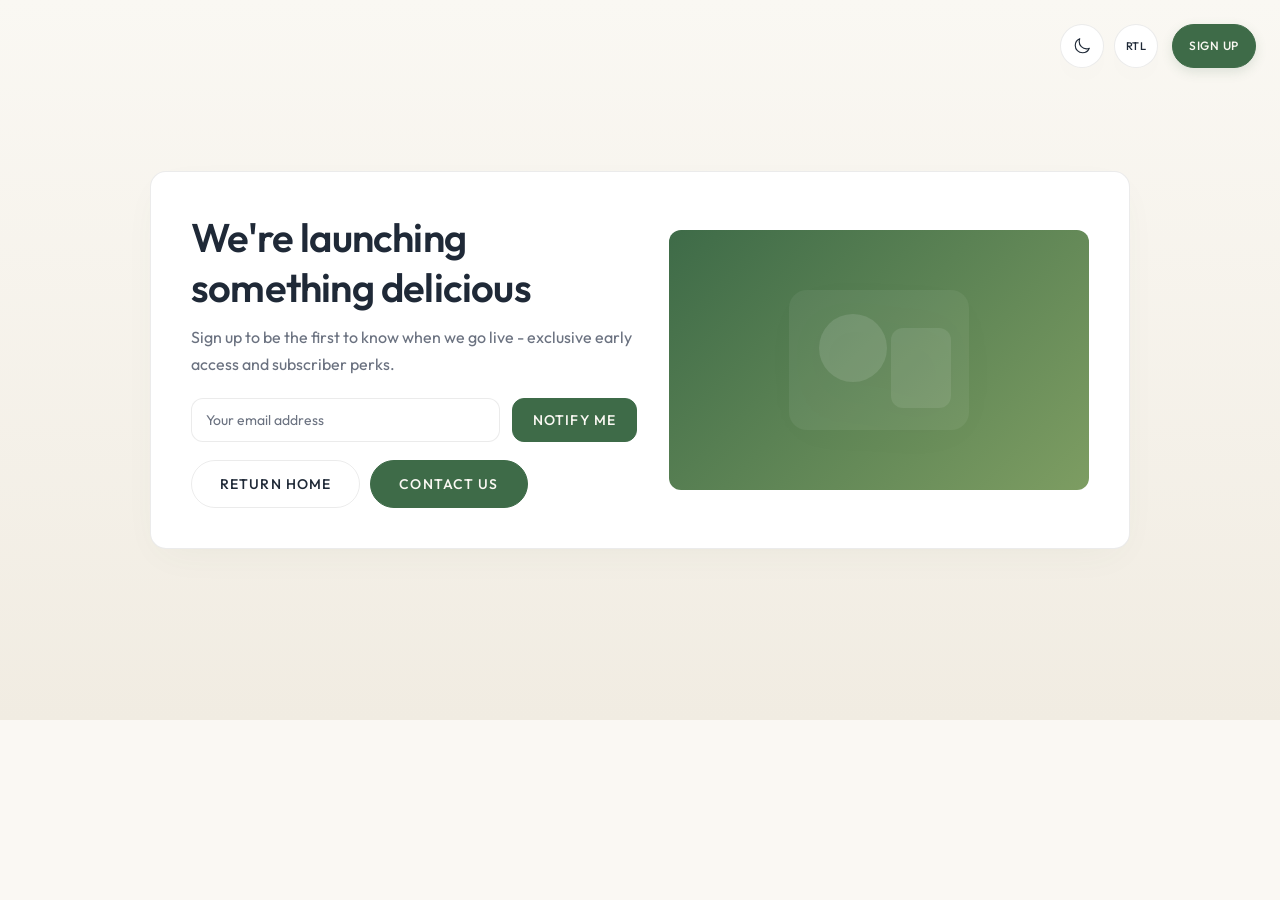
<file: coming-soon.html>
﻿<!DOCTYPE html>
<html lang="en">
<head>
  <meta charset="utf-8">
  <meta name="viewport" content="width=device-width,initial-scale=1">
  <title>Coming Soon</title>
  <meta name="description" content="Feature coming soon">
  <link rel="stylesheet" href="css/style.css">
</head>
<body>
  <div class="theme-rtl-controls">
    <button class="theme-toggle" aria-label="Toggle Theme"></button>
    <button class="rtl-toggle" aria-label="Toggle Layout Direction">RTL</button>
    <a href="signup.html" class="signup-btn">Sign Up</a>
  </div>

  <style>
    .coming-hero {
      min-height: 80vh;
      display: grid;
      place-items: center;
      padding: 80px 24px;
      background: linear-gradient(180deg, var(--bg-primary), var(--bg-secondary));
    }

    .coming-card {
      width: 100%;
      max-width: 980px;
      display: grid;
      grid-template-columns: 1fr 420px;
      gap: 32px;
      align-items: center;
      padding: 40px;
      border-radius: 16px;
      background: var(--surface);
      box-shadow: var(--card-shadow);
      border: 1px solid var(--border);
    }

    .coming-card h1 { font-size: 40px; margin-bottom: 12px; color: var(--text-primary); }
    .coming-card p { color: var(--text-secondary); margin-bottom: 20px; }

    .notify-form { display:flex; gap:12px; align-items:center; }
    .notify-form .form-control { padding: 12px 14px; border-radius: 12px; }
    .notify-form .btn { padding: 12px 20px; border-radius: 12px; }

    .illustration { width:100%; border-radius:12px; overflow:hidden; background: linear-gradient(135deg,var(--primary),var(--secondary)); height:260px; display:flex; align-items:center; justify-content:center; color:#FFF; font-weight:600; }

    @media (max-width: 880px) {
      .coming-card { grid-template-columns: 1fr; padding: 28px; }
      .illustration { height:200px; }
    }
  </style>

  <section class="coming-hero">
    <div class="coming-card">
      <div>
        <h1>We're launching something delicious</h1>
        <p>Sign up to be the first to know when we go live  -  exclusive early access and subscriber perks.</p>

        <form class="notify-form" onsubmit="event.preventDefault(); alert('Thanks  -  you\'ll be notified!');">
          <input class="form-control" type="email" placeholder="Your email address" required>
          <button class="btn btn-primary" type="submit">Notify Me</button>
        </form>

        <div style="margin-top:18px; display:flex; gap:10px;">
          <a href="index.html" class="btn btn-secondary">Return Home</a>
          <a href="contact.html" class="btn btn-primary">Contact Us</a>
        </div>
      </div>

      <div class="illustration" aria-hidden="true">
        <svg width="180" height="140" viewBox="0 0 180 140" fill="none" xmlns="http://www.w3.org/2000/svg" style="filter: drop-shadow(0 8px 24px rgba(0,0,0,0.12));">
          <rect rx="18" width="180" height="140" fill="rgba(255,255,255,0.06)"/>
          <g transform="translate(24,18)">
            <circle cx="40" cy="40" r="34" fill="rgba(255,255,255,0.12)" />
            <rect x="78" y="20" width="60" height="80" rx="12" fill="rgba(255,255,255,0.09)" />
          </g>
        </svg>
      </div>
    </div>
  </section>

  <script src="js/main.js"></script>
</body>
</html>
</file>
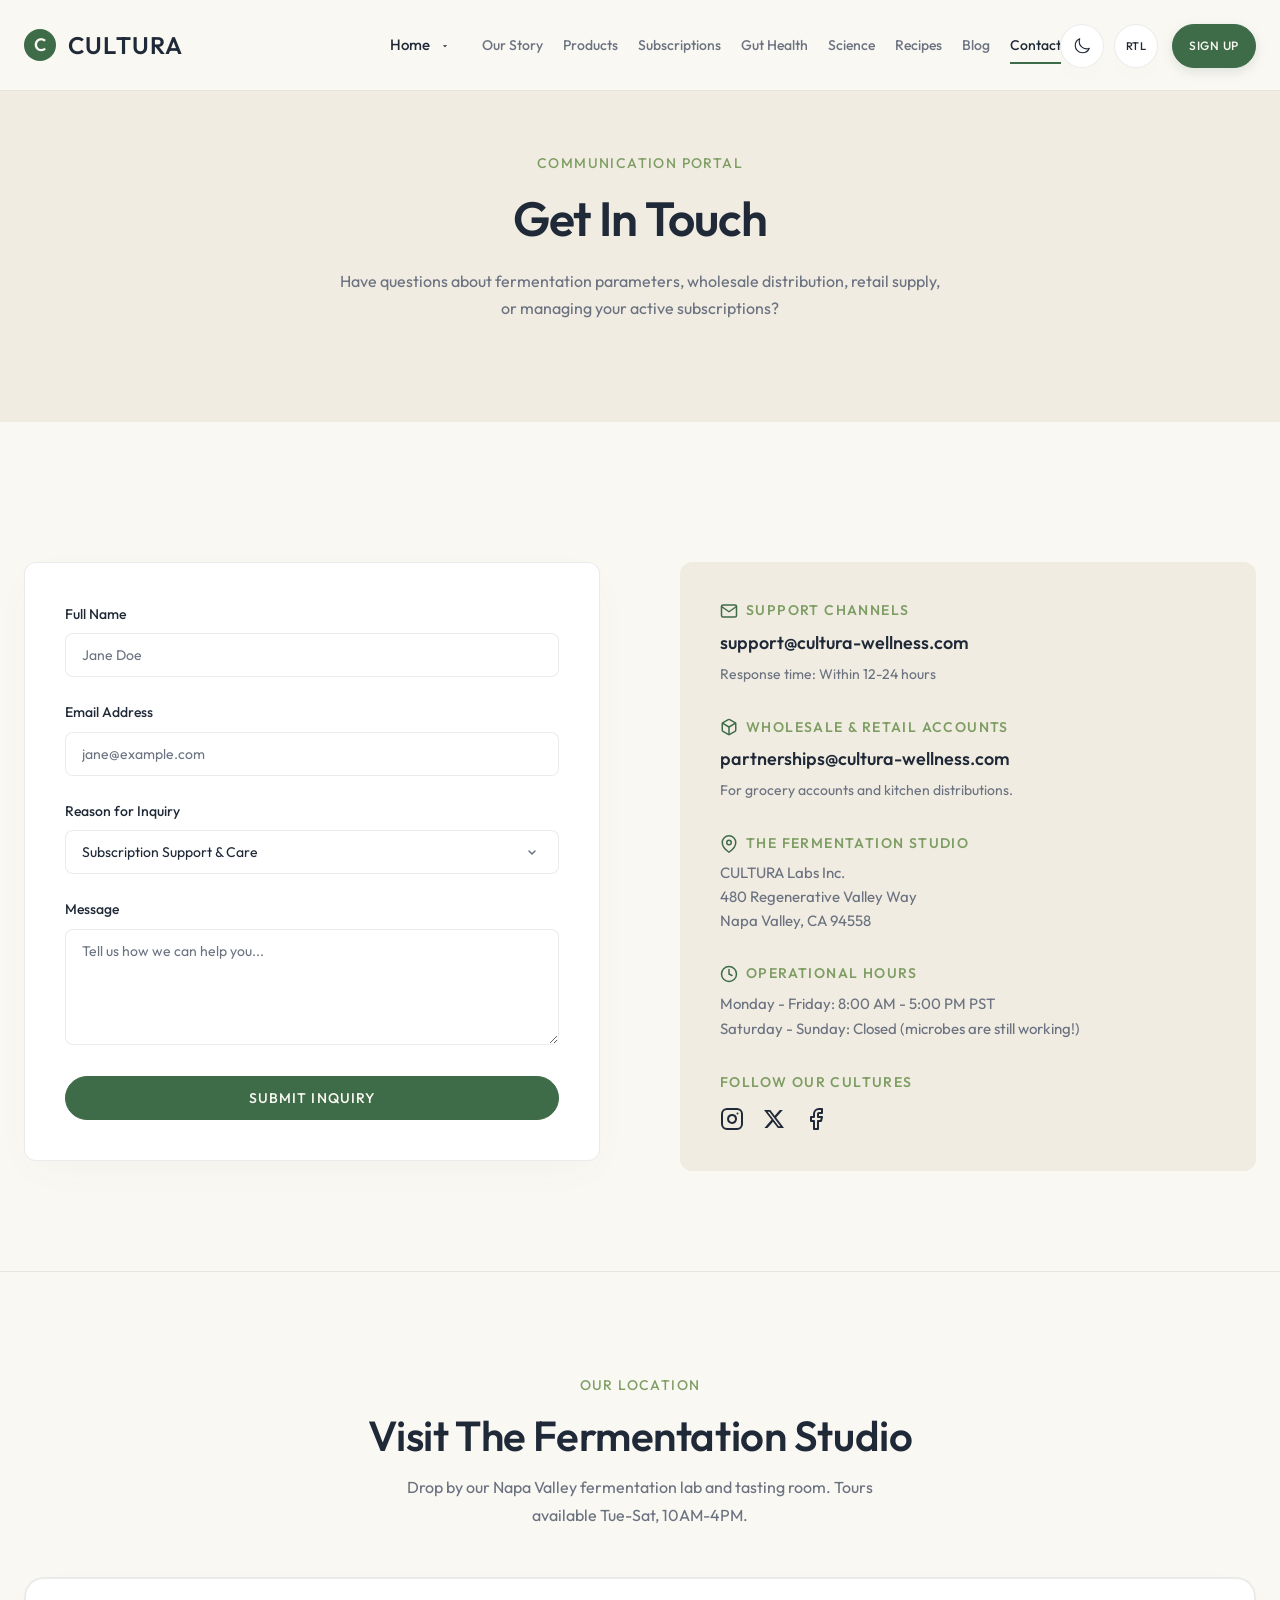
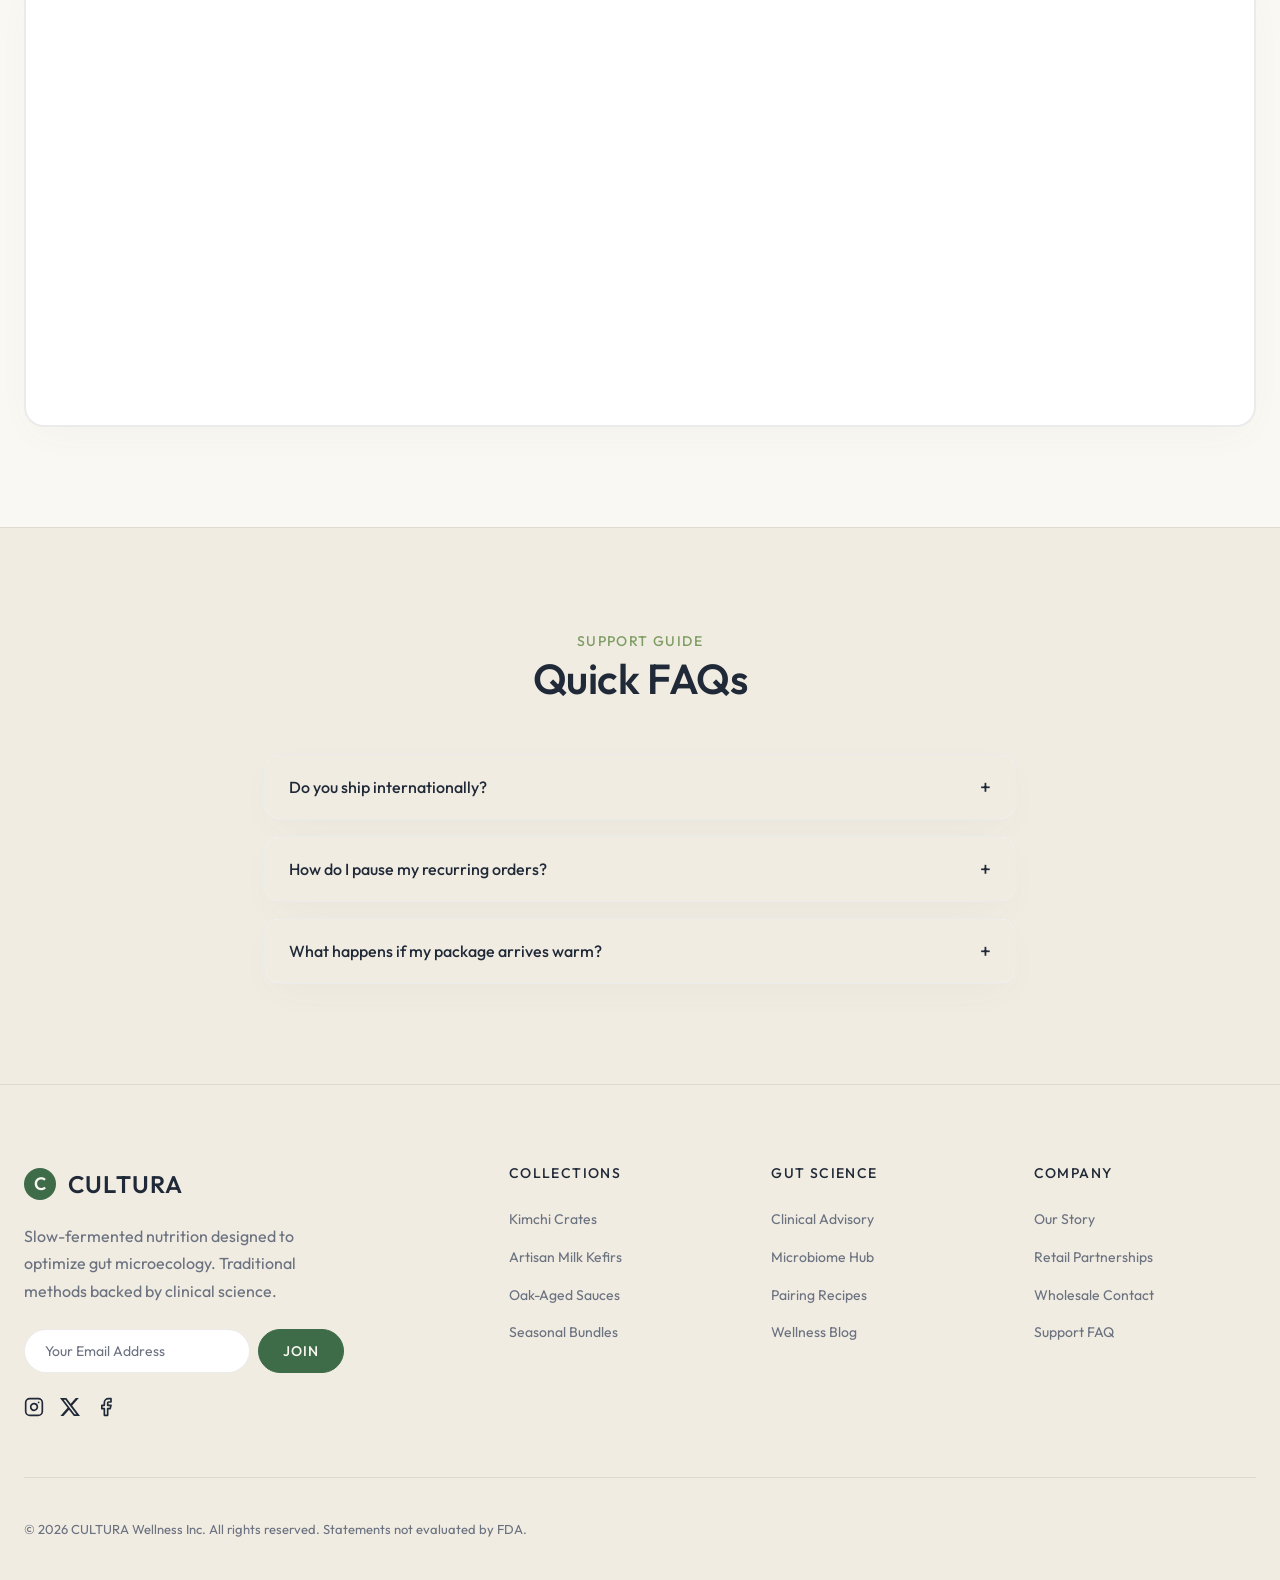
<file: contact.html>
<!DOCTYPE html>
<html lang="en">
<head>
  <meta charset="UTF-8">
  <meta name="viewport" content="width=device-width, initial-scale=1.0">
  <title>CULTURA | Contact Us, Wholesale & Support</title>
  <meta name="description" content="Get in touch with CULTURA. Contact our support team, inquire about retail partnerships, wholesale orders, or manage your DTC subscription.">
  <link rel="stylesheet" href="css/style.css">
  <style>
    .contact-layout {
      display: grid;
      grid-template-columns: 1fr 1fr;
      gap: 80px;
      margin-top: 40px;
    }
    @media (max-width: 992px) {
      .contact-layout {
        grid-template-columns: 1fr;
        gap: 40px;
      }
    }
    .contact-info-block {
      background-color: var(--bg-secondary);
      border-radius: 12px;
      padding: 40px;
      height: fit-content;
    }
    .contact-info-item {
      margin-bottom: 32px;
      text-align: start;
    }
    .contact-info-title {
      font-size: 14px;
      text-transform: uppercase;
      font-weight: 550;
      color: var(--secondary);
      letter-spacing: 0.1em;
      margin-bottom: 8px;
    }
    /* Responsive Map Layout */
    .map-container {
      position: relative; 
      border-radius: 20px; 
      overflow: hidden; 
      border: 2px solid var(--border); 
      box-shadow: var(--card-shadow);
      background-color: var(--surface);
      height: 450px;
      width: 100%;
    }
    @media (max-width: 768px) {
      .map-container {
        height: 350px;
      }
    }
  </style>
  <link rel="icon" type="image/x-icon" href="assets/images/favicon.ico">
  <link rel="icon" type="image/png" sizes="32x32" href="assets/images/favicon-32x32.png">
  <link rel="icon" type="image/png" sizes="16x16" href="assets/images/favicon-16x16.png">
  <link rel="apple-touch-icon" sizes="180x180" href="assets/images/apple-touch-icon.png">
  <link rel="icon" type="image/svg+xml" href="assets/images/favicon.svg">
</head>
<body>

  <!-- Floating Theme and RTL Controls Wrapper -->
  <div class="theme-rtl-controls">
    <button class="theme-toggle" aria-label="Toggle Theme"></button>
    <button class="rtl-toggle" aria-label="Toggle Layout Direction">RTL</button>
    <a href="signup.html" class="signup-btn">Sign Up</a>
  </div>

  <!-- Header -->
  <header class="header">
    <div class="navbar">
      <div class="logo-container">
        <a href="index.html" class="logo-container">
          <div class="logo-icon">C</div>
          <span class="logo-text">CULTURA</span>
        </a>
      </div>

      <nav class="nav-menu">
        <div class="nav-dropdown">
          <button class="nav-link dropdown-toggle" aria-expanded="false">
            Home <span class="caret"><svg xmlns="http://www.w3.org/2000/svg" width="10" height="10" viewBox="0 0 24 24" fill="currentColor" style="vertical-align:middle;margin-inline-start:4px;"><path d="M7 10l5 5 5-5z"/></svg></span>
          </button>
          <div class="dropdown-menu">
            <a href="index.html" class="dropdown-item">Home 1 - Classic</a>
            <a href="home-2.html" class="dropdown-item">Home 2 - Science</a>
          </div>
        </div>
        <a href="story.html" class="nav-link">Our Story</a>
        <a href="products.html" class="nav-link">Products</a>
        <a href="subscriptions.html" class="nav-link">Subscriptions</a>
        <a href="gut-health.html" class="nav-link">Gut Health</a>
        <a href="science.html" class="nav-link">Science</a>
        <a href="recipes.html" class="nav-link">Recipes</a>
        <a href="blog.html" class="nav-link">Blog</a>
        <a href="contact.html" class="nav-link active">Contact</a>
      </nav>

      <div class="nav-actions">
        
        <button class="hamburger" aria-label="Toggle Menu">
          <span></span>
          <span></span>
          <span></span>
        </button>
      </div>
    </div>
  </header>

  <!-- Mobile Drawer -->
  <div class="mobile-nav">
    <nav class="nav-menu">
      <span class="mobile-nav-heading" style="padding-inline: 16px; font-size: 11px; text-transform: uppercase; color: var(--text-secondary); font-weight: 550; display: block; margin-top: 10px; margin-bottom: 5px;">Home Options</span>
      <a href="index.html" class="nav-link" style="padding-inline-start: 24px;">Home 1 - Classic</a>
      <a href="home-2.html" class="nav-link" style="padding-inline-start: 24px;">Home 2 - Science</a>
      <a href="story.html" class="nav-link">Our Story</a>
      <a href="products.html" class="nav-link">Products</a>
      <a href="subscriptions.html" class="nav-link">Subscriptions</a>
      <a href="gut-health.html" class="nav-link">Gut Health</a>
      <a href="science.html" class="nav-link">Science</a>
      <a href="recipes.html" class="nav-link">Recipes</a>
      <a href="blog.html" class="nav-link">Blog</a>
      <a href="contact.html" class="nav-link active">Contact</a>
    </nav>
  </div>

  <!-- Header Banner -->
  <section class="section-padding" style="background-color: var(--bg-secondary); padding-top: 150px; text-align: center;">
    <div class="container">
      <span style="font-size: 14px; font-weight: 480; text-transform: uppercase; color: var(--secondary); letter-spacing: 0.1em;">Communication portal</span>
      <h1 style="margin-top: 12px; font-size: 48px;">Get In Touch</h1>
      <p style="max-width: 600px; margin: 20px auto 0; color: var(--text-secondary);">Have questions about fermentation parameters, wholesale distribution, retail supply, or managing your active subscriptions?</p>
    </div>
  </section>

  <!-- Contact Form & Info -->
  <section class="section-padding">
    <div class="container">
      <div class="contact-layout">
        
        <!-- Left: Form -->
        <div class="fade-in">
          <form style="background-color: var(--surface); border: 1px solid var(--border); border-radius: 12px; padding: 40px; box-shadow: var(--card-shadow);" onsubmit="event.preventDefault(); alert('Your message has been submitted. A CULTURA representative will follow up within 24 hours!'); this.reset();">
            
            <div class="form-group">
              <label class="form-label" for="contact-name">Full Name</label>
              <input type="text" id="contact-name" class="form-control" placeholder="Jane Doe" required>
            </div>

            <div class="form-group">
              <label class="form-label" for="contact-email">Email Address</label>
              <input type="email" id="contact-email" class="form-control" placeholder="jane@example.com" required>
            </div>

            <div class="form-group">
              <label class="form-label" for="inquiry-type">Reason for Inquiry</label>
              <select id="inquiry-type" class="form-control" required style="appearance: none; background: url('data:image/svg+xml;charset=utf-8,%3Csvg xmlns=%22http://www.w3.org/2000/svg%22 viewBox=%220 0 20 20%22 fill=%22none%22%3E%3Cpath d=%22M7 9l3 3 3-3%22 stroke=%22%236b7280%22 stroke-width=%221.5%22 stroke-linecap=%22round%22 stroke-linejoin=%22round%22/%3E%3C/svg%3E') no-repeat right 16px center var(--surface); background-size: 20px;">
                <option value="support">Subscription Support & Care</option>
                <option value="wholesale">Wholesale Order Inquiry</option>
                <option value="retail">Retail Partnership Inquiry</option>
                <option value="workshop">Workshop & Class Reservation</option>
                <option value="general">General Gut Questions</option>
              </select>
            </div>

            <div class="form-group">
              <label class="form-label" for="contact-msg">Message</label>
              <textarea id="contact-msg" class="form-control" rows="5" placeholder="Tell us how we can help you..." required></textarea>
            </div>

            <button type="submit" class="btn btn-primary" style="width: 100%;">Submit Inquiry</button>
          </form>
        </div>

        <!-- Right: Info block -->
        <div class="contact-info-block fade-in">
          <div class="contact-info-item">
            <div style="display:flex;align-items:center;gap:8px;margin-bottom:8px;">
              <svg style="width:18px;height:18px;flex-shrink:0;color:var(--primary);" viewBox="0 0 24 24" fill="none" stroke="currentColor" stroke-width="2" stroke-linecap="round" stroke-linejoin="round"><path d="M4 4h16c1.1 0 2 .9 2 2v12c0 1.1-.9 2-2 2H4c-1.1 0-2-.9-2-2V6c0-1.1.9-2 2-2z"></path><polyline points="22,6 12,13 2,6"></polyline></svg>
              <h3 class="contact-info-title" style="margin-bottom:0;">Support Channels</h3>
            </div>
            <p style="font-weight: 550; font-size: 18px; color: var(--text-primary);">support@cultura-wellness.com</p>
            <p style="font-size: 14px; margin-top: 4px; color: var(--text-secondary);">Response time: Within 12-24 hours</p>
          </div>

          <div class="contact-info-item">
            <div style="display:flex;align-items:center;gap:8px;margin-bottom:8px;">
              <svg style="width:18px;height:18px;flex-shrink:0;color:var(--primary);" viewBox="0 0 24 24" fill="none" stroke="currentColor" stroke-width="2" stroke-linecap="round" stroke-linejoin="round"><path d="M21 16V8a2 2 0 0 0-1-1.73l-7-4a2 2 0 0 0-2 0l-7 4A2 2 0 0 0 3 8v8a2 2 0 0 0 1 1.73l7 4a2 2 0 0 0 2 0l7-4A2 2 0 0 0 21 16z"></path><polyline points="3.27 6.96 12 12.01 20.73 6.96"></polyline><line x1="12" y1="22.08" x2="12" y2="12"></line></svg>
              <h3 class="contact-info-title" style="margin-bottom:0;">Wholesale & Retail Accounts</h3>
            </div>
            <p style="font-weight: 550; font-size: 18px; color: var(--text-primary);">partnerships@cultura-wellness.com</p>
            <p style="font-size: 14px; margin-top: 4px; color: var(--text-secondary);">For grocery accounts and kitchen distributions.</p>
          </div>

          <div class="contact-info-item">
            <div style="display:flex;align-items:center;gap:8px;margin-bottom:8px;">
              <svg style="width:18px;height:18px;flex-shrink:0;color:var(--primary);" viewBox="0 0 24 24" fill="none" stroke="currentColor" stroke-width="2" stroke-linecap="round" stroke-linejoin="round"><path d="M21 10c0 7-9 13-9 13s-9-6-9-13a9 9 0 0 1 18 0z"></path><circle cx="12" cy="10" r="3"></circle></svg>
              <h3 class="contact-info-title" style="margin-bottom:0;">The Fermentation Studio</h3>
            </div>
            <p style="font-size: 15px; color: var(--text-secondary); line-height: 1.6;">CULTURA Labs Inc.<br>480 Regenerative Valley Way<br>Napa Valley, CA 94558</p>
          </div>

          <div class="contact-info-item">
            <div style="display:flex;align-items:center;gap:8px;margin-bottom:8px;">
              <svg style="width:18px;height:18px;flex-shrink:0;color:var(--primary);" viewBox="0 0 24 24" fill="none" stroke="currentColor" stroke-width="2" stroke-linecap="round" stroke-linejoin="round"><circle cx="12" cy="12" r="10"></circle><polyline points="12 6 12 12 16 14"></polyline></svg>
              <h3 class="contact-info-title" style="margin-bottom:0;">Operational Hours</h3>
            </div>
            <p style="font-size: 15px; color: var(--text-secondary);">Monday - Friday: 8:00 AM - 5:00 PM PST<br>Saturday - Sunday: Closed (microbes are still working!)</p>
          </div>

          <!-- Social media icon block with hover translation transitions -->
          <div class="contact-info-item" style="margin-bottom: 0;">
            <h3 class="contact-info-title" style="margin-bottom: 16px;">Follow Our Cultures</h3>
            <div style="display: flex; gap: 20px;">
              <a href="#" class="social-icon-hover" style="color: var(--text-primary);" aria-label="Instagram">
                <svg style="width: 24px; height: 24px;" viewBox="0 0 24 24" fill="none" stroke="currentColor" stroke-width="2" stroke-linecap="round" stroke-linejoin="round"><rect x="2" y="2" width="20" height="20" rx="5" ry="5"></rect><path d="M16 11.37A4 4 0 1 1 12.63 8 4 4 0 0 1 16 11.37z"></path><line x1="17.5" y1="6.5" x2="17.51" y2="6.5"></line></svg>
              </a>
              <a href="#" class="social-icon-hover" style="color: var(--text-primary);" aria-label="X (formerly Twitter)">
                <svg style="width: 20px; height: 20px;" viewBox="0 0 24 24" fill="currentColor"><path d="M18.901 1.153h3.68l-8.04 9.19L24 22.846h-7.406l-5.8-7.584-6.638 7.584H.474l8.6-9.83L0 1.154h7.594l5.243 6.932ZM17.61 20.644h2.039L6.486 3.24H4.298Z"/></svg>
              </a>
              <a href="#" class="social-icon-hover" style="color: var(--text-primary);" aria-label="Facebook">
                <svg style="width: 24px; height: 24px;" viewBox="0 0 24 24" fill="none" stroke="currentColor" stroke-width="2" stroke-linecap="round" stroke-linejoin="round"><path d="M18 2h-3a5 5 0 0 0-5 5v3H7v4h3v8h4v-8h3l1-4h-4V7a1 1 0 0 1 1-1h3z"></path></svg>
              </a>
            </div>
          </div>
        </div>

      </div>
    </div>
  </section>

  <!-- Google Map Mockup Section -->
  <section class="section-padding" style="background-color: var(--bg-primary); border-top: 1px solid var(--border);">
    <div class="container">
      <div style="text-align: center; margin-bottom: 48px;">
        <span style="font-size: 14px; font-weight: 480; text-transform: uppercase; color: var(--secondary); letter-spacing: 0.1em;">Our Location</span>
        <h2 style="margin-top: 12px;">Visit The Fermentation Studio</h2>
        <p style="color: var(--text-secondary); margin-top: 12px; max-width: 500px; margin-inline: auto;">Drop by our Napa Valley fermentation lab and tasting room. Tours available Tue-Sat, 10AM-4PM.</p>
      </div>

      <div class="map-container">
        <!-- Google Map Embed -->
        <iframe 
          src="https://www.google.com/maps/embed?pb=!1m18!1m12!1m3!1d100729.13020668478!2d-122.38531766627196!3d38.30035073151888!2m3!1f0!2f0!3f0!3m2!1i1024!2i768!4f13.1!3m3!1m2!1s0x80850616b2308e01%3A0xc07ce88ffbc2c72!2sNapa%20Valley%2C%20CA!5e0!3m2!1sen!2sus!4v1718000000000!5m2!1sen!2sus" 
          width="100%" 
          height="100%" 
          style="border:0;" 
          allowfullscreen="" 
          loading="lazy" 
          referrerpolicy="no-referrer-when-downgrade">
        </iframe>
      </div>
    </div>
  </section>

  <!-- FAQ Accordion section -->
  <section class="section-padding" style="background-color: var(--bg-secondary); border-top: 1px solid var(--border);">
    <div class="container" style="max-width: 800px;">
      <div style="text-align: center; margin-bottom: 48px;">
        <span style="font-size: 14px; font-weight: 480; text-transform: uppercase; color: var(--secondary); letter-spacing: 0.1em;">Support Guide</span>
        <h2>Quick FAQs</h2>
      </div>

      <div class="faq-accordion">
        <div class="faq-item">
          <div class="faq-header">
            <span>Do you ship internationally?</span>
            <span class="faq-icon">+</span>
          </div>
          <div class="faq-content">
            <p>Because our probiotic foods are unpasteurized and require temperature-stabilization, we currently only ship within the contiguous United States. We cannot ship internationally due to customs delays impacting product refrigeration.</p>
          </div>
        </div>

        <div class="faq-item">
          <div class="faq-header">
            <span>How do I pause my recurring orders?</span>
            <span class="faq-icon">+</span>
          </div>
          <div class="faq-content">
            <p>You can pause your orders at any time. Simply log into your account dashboard, navigate to the 'Subscriptions' tab, select your plan, and click 'Pause Subscription'. You can also email or text us directly and we will take care of it for you.</p>
          </div>
        </div>

        <div class="faq-item">
          <div class="faq-header">
            <span>What happens if my package arrives warm?</span>
            <span class="faq-icon">+</span>
          </div>
          <div class="faq-content">
            <p>Our insulated boxes are designed to keep the products cool for up to 48 hours in transit. If they arrive slightly warm, the bacteria are still perfectly safe and active - lactic acid is a natural preservative! Simply place them in the refrigerator immediately to restabilize them.</p>
          </div>
        </div>
      </div>
    </div>
  </section>

  <!-- Footer -->
  <footer class="footer">
    <div class="container">
      <div class="footer-grid">
        <div class="footer-column">
          <a href="index.html" class="logo-container" style="margin-bottom: 20px; text-decoration: none;">
            <div class="logo-icon">C</div>
            <span class="logo-text">CULTURA</span>
          </a>
          <p style="margin-bottom: 24px; max-width: 320px;">Slow-fermented nutrition designed to optimize gut microecology. Traditional methods backed by clinical science.</p>
          <form style="display: flex; gap: 8px; max-width: 320px;" onsubmit="event.preventDefault(); alert('Thank you for subscribing to CULTURA!');">
            <input type="email" placeholder="Your Email Address" class="form-control" style="border-radius: 40px; padding: 12px 20px;" required>
            <button type="submit" class="btn btn-primary" style="padding: 12px 24px;">Join</button>
          </form>
          <div class="footer-social-links" style="display: flex; gap: 16px; margin-top: 24px;">
            <a href="#" class="social-icon-hover" style="color: var(--text-primary);" aria-label="Instagram">
              <svg style="width: 20px; height: 20px;" viewBox="0 0 24 24" fill="none" stroke="currentColor" stroke-width="2" stroke-linecap="round" stroke-linejoin="round"><rect x="2" y="2" width="20" height="20" rx="5" ry="5"></rect><path d="M16 11.37A4 4 0 1 1 12.63 8 4 4 0 0 1 16 11.37z"></path><line x1="17.5" y1="6.5" x2="17.51" y2="6.5"></line></svg>
            </a>
            <a href="#" class="social-icon-hover" style="color: var(--text-primary);" aria-label="X (formerly Twitter)">
              <svg style="width: 20px; height: 20px;" viewBox="0 0 24 24" fill="currentColor"><path d="M18.901 1.153h3.68l-8.04 9.19L24 22.846h-7.406l-5.8-7.584-6.638 7.584H.474l8.6-9.83L0 1.154h7.594l5.243 6.932ZM17.61 20.644h2.039L6.486 3.24H4.298Z"/></svg>
            </a>
            <a href="#" class="social-icon-hover" style="color: var(--text-primary);" aria-label="Facebook">
              <svg style="width: 20px; height: 20px;" viewBox="0 0 24 24" fill="none" stroke="currentColor" stroke-width="2" stroke-linecap="round" stroke-linejoin="round"><path d="M18 2h-3a5 5 0 0 0-5 5v3H7v4h3v8h4v-8h3l1-4h-4V7a1 1 0 0 1 1-1h3z"></path></svg>
            </a>
          </div>
        </div>

        <div class="footer-column">
          <h5>Collections</h5>
          <ul class="footer-links">
            <li><a href="products.html">Kimchi Crates</a></li>
            <li><a href="products.html">Artisan Milk Kefirs</a></li>
            <li><a href="products.html">Oak-Aged Sauces</a></li>
            <li><a href="products.html">Seasonal Bundles</a></li>
          </ul>
        </div>

        <div class="footer-column">
          <h5>Gut Science</h5>
          <ul class="footer-links">
            <li><a href="science.html">Clinical Advisory</a></li>
            <li><a href="gut-health.html">Microbiome Hub</a></li>
            <li><a href="recipes.html">Pairing Recipes</a></li>
            <li><a href="blog.html">Wellness Blog</a></li>
          </ul>
        </div>

        <div class="footer-column">
          <h5>Company</h5>
          <ul class="footer-links">
            <li><a href="story.html">Our Story</a></li>
            <li><a href="contact.html">Retail Partnerships</a></li>
            <li><a href="contact.html">Wholesale Contact</a></li>
            <li><a href="contact.html">Support FAQ</a></li>
          </ul>
        </div>
      </div>

      <div class="footer-bottom">
        <p style="font-size: 13px;">&copy; 2026 CULTURA Wellness Inc. All rights reserved. Statements not evaluated by FDA.</p>
      </div>
    </div>
  </footer>

  <script src="js/main.js"></script>
  <script>
    document.addEventListener('DOMContentLoaded', () => {
      const params = new URLSearchParams(window.location.search);
      const inquiry = params.get('inquiry');
      if (inquiry) {
        const selectElement = document.getElementById('inquiry-type');
        if (selectElement) {
          selectElement.value = inquiry;
        }
      }
    });
  </script>
</body>
</html>
</file>
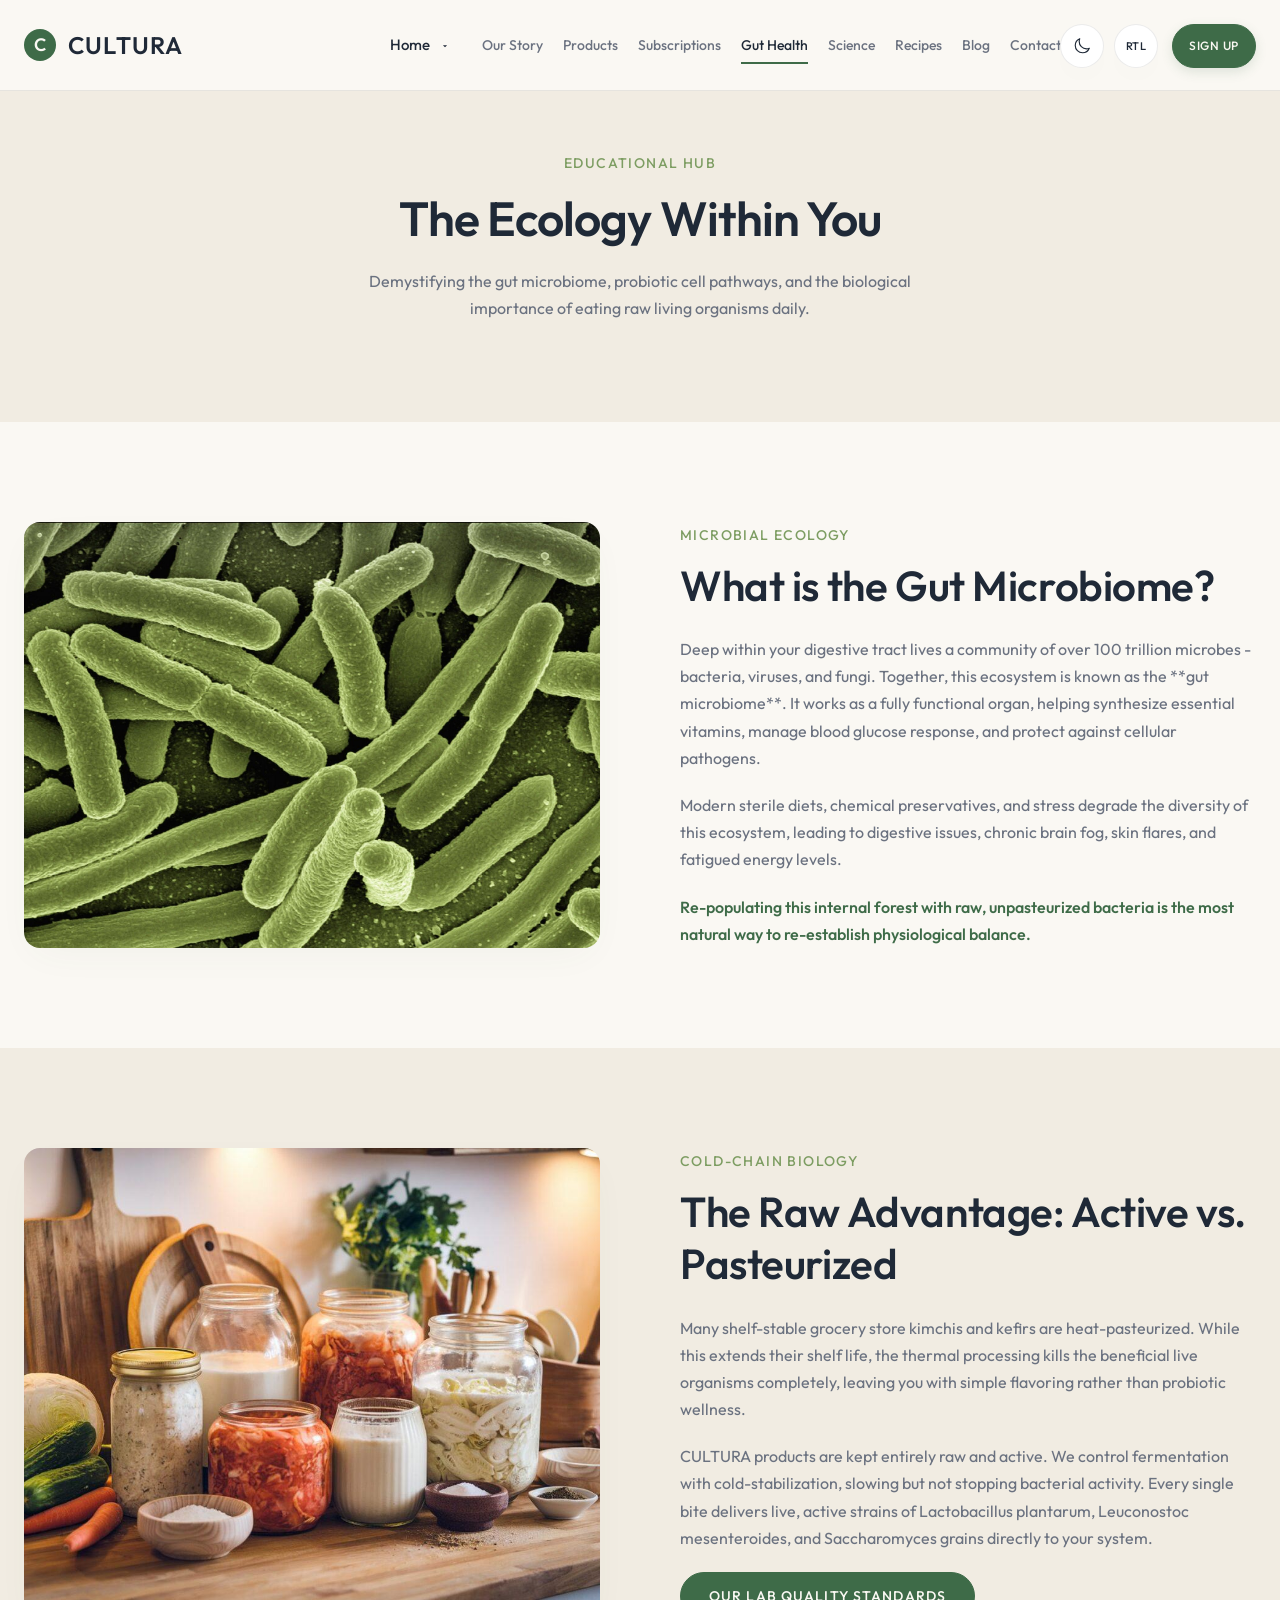
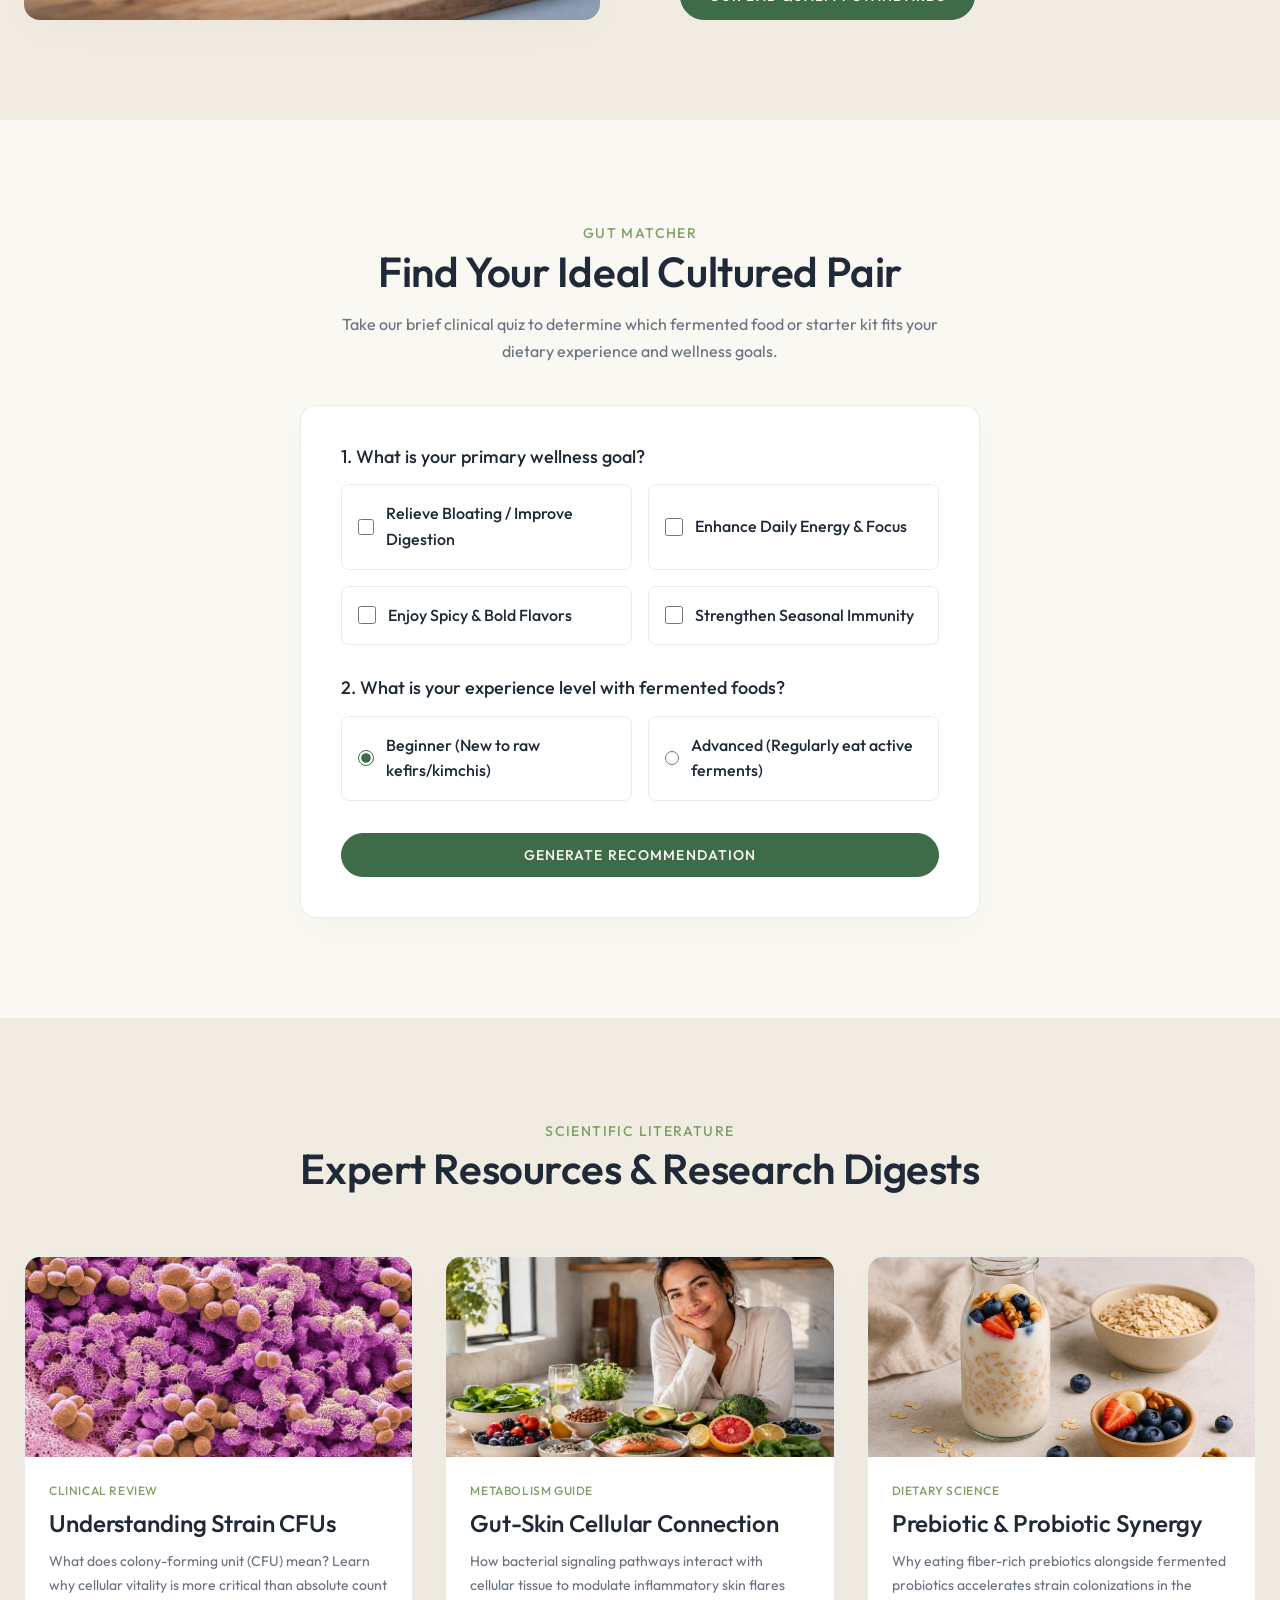
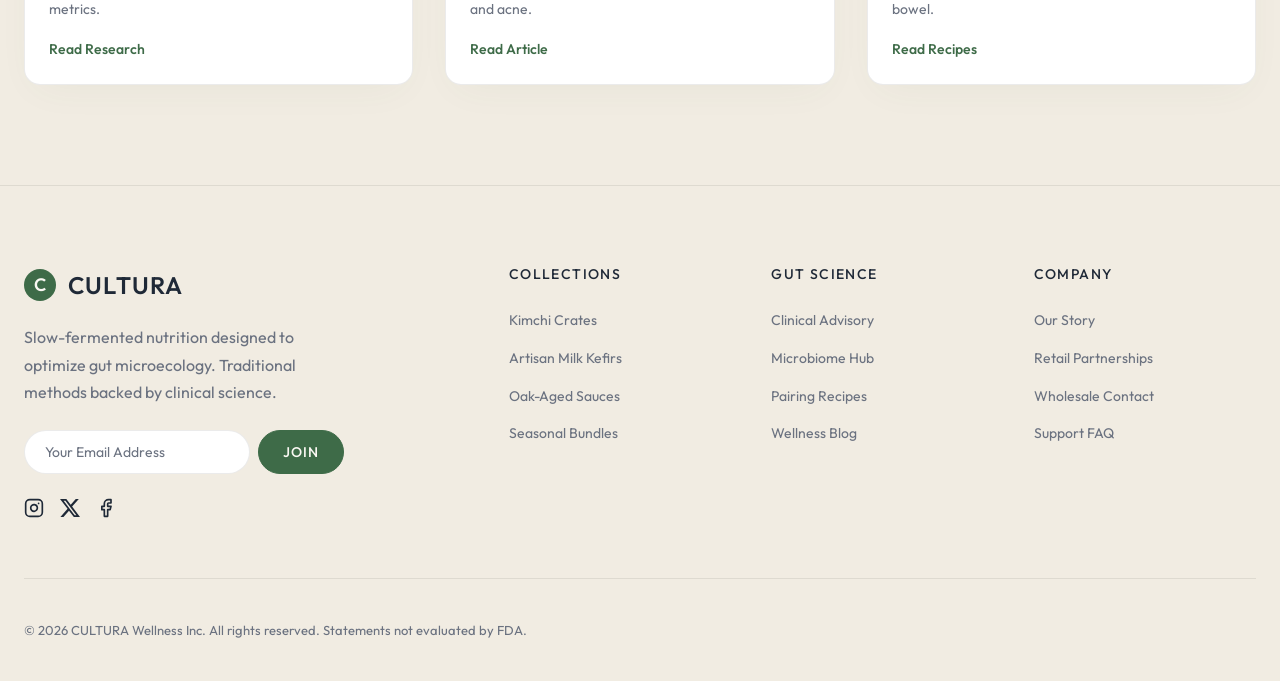
<file: gut-health.html>
﻿<!DOCTYPE html>
<html lang="en">

<head>
  <meta charset="UTF-8">
  <meta name="viewport" content="width=device-width, initial-scale=1.0">
  <title>CULTURA | Gut Health Education & Microbiome Basics</title>
  <meta name="description"
    content="Explore CULTURA's educational hub. Learn about the gut microbiome, the benefits of live fermented foods, and take our interactive quiz to find your ideal culture.">
  <link rel="stylesheet" href="css/style.css">
  <style>
    .quiz-card {
      background-color: var(--surface);
      border: 1px solid var(--border);
      border-radius: 16px;
      padding: 40px;
      box-shadow: var(--card-shadow);
      max-width: 680px;
      margin: 40px auto 0;
    }

    body.dark-theme .quiz-card {
      background: rgba(30, 30, 30, 0.65);
      backdrop-filter: blur(12px);
      border: 1px solid rgba(255, 255, 255, 0.08);
    }

    .quiz-options {
      display: grid;
      grid-template-columns: 1fr 1fr;
      gap: 16px;
      margin-bottom: 24px;
    }

    @media (max-width: 500px) {
      .quiz-options {
        grid-template-columns: 1fr;
      }
    }

    .quiz-option-label {
      border: 1px solid var(--border);
      border-radius: 8px;
      padding: 16px;
      display: flex;
      align-items: center;
      gap: 12px;
      cursor: pointer;
      font-weight: 500;
      transition: var(--transition);
      text-align: start;
    }

    .quiz-option-label:hover {
      border-color: var(--primary);
      background-color: var(--bg-secondary);
    }

    .quiz-option-label input {
      accent-color: var(--primary);
      width: 18px;
      height: 18px;
    }
  </style>
  <link rel="icon" type="image/x-icon" href="assets/images/favicon.ico">
  <link rel="icon" type="image/png" sizes="32x32" href="assets/images/favicon-32x32.png">
  <link rel="icon" type="image/png" sizes="16x16" href="assets/images/favicon-16x16.png">
  <link rel="apple-touch-icon" sizes="180x180" href="assets/images/apple-touch-icon.png">
  <link rel="icon" type="image/svg+xml" href="assets/images/favicon.svg">
</head>

<body>

  <!-- Floating Theme and RTL Controls Wrapper -->
  <div class="theme-rtl-controls">
    <button class="theme-toggle" aria-label="Toggle Theme"></button>
    <button class="rtl-toggle" aria-label="Toggle Layout Direction">RTL</button>
    <a href="signup.html" class="signup-btn">Sign Up</a>
  </div>

  <!-- Header -->
  <header class="header">
    <div class="navbar">
      <div class="logo-container">
        <a href="index.html" class="logo-container">
          <div class="logo-icon">C</div>
          <span class="logo-text">CULTURA</span>
        </a>
      </div>

      <nav class="nav-menu">
        <div class="nav-dropdown">
          <button class="nav-link dropdown-toggle" aria-expanded="false">
            Home <span class="caret"><svg xmlns="http://www.w3.org/2000/svg" width="10" height="10" viewBox="0 0 24 24" fill="currentColor" style="vertical-align:middle;margin-inline-start:4px;"><path d="M7 10l5 5 5-5z"/></svg></span>
          </button>
          <div class="dropdown-menu">
            <a href="index.html" class="dropdown-item">Home 1 - Classic</a>
            <a href="home-2.html" class="dropdown-item">Home 2 - Science</a>
          </div>
        </div>
        <a href="story.html" class="nav-link">Our Story</a>
        <a href="products.html" class="nav-link">Products</a>
        <a href="subscriptions.html" class="nav-link">Subscriptions</a>
        <a href="gut-health.html" class="nav-link active">Gut Health</a>
        <a href="science.html" class="nav-link">Science</a>
        <a href="recipes.html" class="nav-link">Recipes</a>
        <a href="blog.html" class="nav-link">Blog</a>
        <a href="contact.html" class="nav-link">Contact</a>
      </nav>

      <div class="nav-actions">
        
        <button class="hamburger" aria-label="Toggle Menu">
          <span></span>
          <span></span>
          <span></span>
        </button>
      </div>
    </div>
  </header>

  <!-- Mobile Drawer -->
  <div class="mobile-nav">
    <nav class="nav-menu">
      <span class="mobile-nav-heading"
        style="padding-inline: 16px; font-size: 11px; text-transform: uppercase; color: var(--text-secondary); font-weight: 550; display: block; margin-top: 10px; margin-bottom: 5px;">Home
        Options</span>
      <a href="index.html" class="nav-link" style="padding-inline-start: 24px;">Home 1 - Classic</a>
      <a href="home-2.html" class="nav-link" style="padding-inline-start: 24px;">Home 2 - Science</a>
      <a href="story.html" class="nav-link">Our Story</a>
      <a href="products.html" class="nav-link">Products</a>
      <a href="subscriptions.html" class="nav-link">Subscriptions</a>
      <a href="gut-health.html" class="nav-link active">Gut Health</a>
      <a href="science.html" class="nav-link">Science</a>
      <a href="recipes.html" class="nav-link">Recipes</a>
      <a href="blog.html" class="nav-link">Blog</a>
      <a href="contact.html" class="nav-link">Contact</a>
      
    </nav>
  </div>

  <!-- Banner -->
  <section class="section-padding"
    style="background-color: var(--bg-secondary); padding-top: 150px; text-align: center;">
    <div class="container">
      <span
        style="font-size: 14px; font-weight: 480; text-transform: uppercase; color: var(--secondary); letter-spacing: 0.1em;">Educational
        Hub</span>
      <h1 style="margin-top: 12px; font-size: 48px;">The Ecology Within You</h1>
      <p style="max-width: 600px; margin: 20px auto 0; color: var(--text-secondary);">Demystifying the gut microbiome,
        probiotic cell pathways, and the biological importance of eating raw living organisms daily.</p>
    </div>
  </section>

  <!-- Article 1: What is the Microbiome -->
  <section class="section-padding">
    <div class="container">
      <div class="editorial-grid">
        <div class="visual-pane fade-in">
          <!-- Unique image for this section -->
          <img src="assets/images/microscopic.jpg" alt="Microscopic probiotic active cell colonies">
        </div>
        <div class="fade-in" style="text-align: start;">
          <span
            style="font-size: 14px; font-weight: 480; text-transform: uppercase; color: var(--secondary); letter-spacing: 0.1em;">Microbial
            Ecology</span>
          <h2 style="margin-top: 12px; margin-bottom: 24px;">What is the Gut Microbiome?</h2>
          <p style="margin-bottom: 20px;">Deep within your digestive tract lives a community of over 100 trillion
            microbes - bacteria, viruses, and fungi. Together, this ecosystem is known as the **gut microbiome**. It works
            as a fully functional organ, helping synthesize essential vitamins, manage blood glucose response, and
            protect against cellular pathogens.</p>
          <p style="margin-bottom: 20px;">Modern sterile diets, chemical preservatives, and stress degrade the diversity
            of this ecosystem, leading to digestive issues, chronic brain fog, skin flares, and fatigued energy levels.
          </p>
          <p style="font-weight: 550; color: var(--primary);">Re-populating this internal forest with raw, unpasteurized
            bacteria is the most natural way to re-establish physiological balance.</p>
        </div>
      </div>
    </div>
  </section>

  <!-- Article 2: Raw vs Pasteurized -->
  <section class="section-padding" style="background-color: var(--bg-secondary);">
    <div class="container">
      <div class="editorial-grid reverse">
        <div class="visual-pane fade-in">
          <!-- Unique image for this section -->
          <img src="assets/images/kitchen.jpg" alt="Clean kitchen showing organic crop preparation and wild-yeast jars">
        </div>
        <div class="fade-in" style="text-align: start;">
          <span
            style="font-size: 14px; font-weight: 480; text-transform: uppercase; color: var(--secondary); letter-spacing: 0.1em;">Cold-Chain
            Biology</span>
          <h2 style="margin-top: 12px; margin-bottom: 24px;">The Raw Advantage: Active vs. Pasteurized</h2>
          <p style="margin-bottom: 20px;">Many shelf-stable grocery store kimchis and kefirs are heat-pasteurized. While
            this extends their shelf life, the thermal processing kills the beneficial live organisms completely,
            leaving you with simple flavoring rather than probiotic wellness.</p>
          <p style="margin-bottom: 20px;">CULTURA products are kept entirely raw and active. We control fermentation
            with cold-stabilization, slowing but not stopping bacterial activity. Every single bite delivers live,
            active strains of Lactobacillus plantarum, Leuconostoc mesenteroides, and Saccharomyces grains directly to
            your system.</p>
          <a href="science.html" class="btn btn-primary">Our Lab Quality Standards</a>
        </div>
      </div>
    </div>
  </section>

  <!-- Interactive Quiz Section -->
  <section class="section-padding">
    <div class="container">
      <div style="text-align: center; max-width: 600px; margin: 0 auto 40px;" class="fade-in">
        <span
          style="font-size: 14px; font-weight: 480; text-transform: uppercase; color: var(--secondary); letter-spacing: 0.1em;">Gut
          Matcher</span>
        <h2>Find Your Ideal Cultured Pair</h2>
        <p style="color: var(--text-secondary); margin-top: 12px;">Take our brief clinical quiz to determine which
          fermented food or starter kit fits your dietary experience and wellness goals.</p>
      </div>

      <div class="quiz-card fade-in" id="quiz-result">
        <form id="gut-quiz-form">

          <!-- Question 1 -->
          <div style="margin-bottom: 32px;">
            <h4
              style="font-family: var(--font-sans); font-size: 18px; font-weight: 500; margin-bottom: 16px; text-align: start;">
              1. What is your primary wellness goal?</h4>
            <div class="quiz-options">
              <label class="quiz-option-label">
                <input type="checkbox" name="goal" value="digest">
                <span>Relieve Bloating / Improve Digestion</span>
              </label>
              <label class="quiz-option-label">
                <input type="checkbox" name="goal" value="energy">
                <span>Enhance Daily Energy & Focus</span>
              </label>
              <label class="quiz-option-label">
                <input type="checkbox" name="goal" value="spice">
                <span>Enjoy Spicy & Bold Flavors</span>
              </label>
              <label class="quiz-option-label">
                <input type="checkbox" name="goal" value="immune">
                <span>Strengthen Seasonal Immunity</span>
              </label>
            </div>
          </div>

          <!-- Question 2 -->
          <div style="margin-bottom: 32px;">
            <h4
              style="font-family: var(--font-sans); font-size: 18px; font-weight: 500; margin-bottom: 16px; text-align: start;">
              2. What is your experience level with fermented foods?</h4>
            <div class="quiz-options">
              <label class="quiz-option-label">
                <input type="radio" name="experience" value="beginner" checked>
                <span>Beginner (New to raw kefirs/kimchis)</span>
              </label>
              <label class="quiz-option-label">
                <input type="radio" name="experience" value="advanced">
                <span>Advanced (Regularly eat active ferments)</span>
              </label>
            </div>
          </div>

          <button type="submit" class="btn btn-primary" style="width: 100%;">Generate Recommendation</button>
        </form>
      </div>

    </div>
  </section>

  <!-- Expert Articles -->
  <section class="section-padding" style="background-color: var(--bg-secondary);">
    <div class="container">
      <div style="text-align: center; margin-bottom: 60px;">
        <span
          style="font-size: 14px; font-weight: 480; text-transform: uppercase; color: var(--secondary); letter-spacing: 0.1em;">Scientific
          Literature</span>
        <h2>Expert Resources & Research Digests</h2>
      </div>

      <div class="product-grid">
        <div class="product-card">
          <div class="product-card-image" style="height: 200px;">
            <!-- Unique images for resource cards -->
            <img src="assets/images/cfu.jpg" alt="Microscopic strain profile analysis graphic">
          </div>
          <div class="product-card-info" style="padding: 24px; text-align: start;">
            <div>
              <span class="product-meta">Clinical Review</span>
              <h3 class="product-title">Understanding Strain CFUs</h3>
              <p class="product-excerpt" style="font-size: 14px; margin-bottom: 16px;">What does colony-forming unit
                (CFU) mean? Learn why cellular vitality is more critical than absolute count metrics.</p>
            </div>
            <a href="science.html"
              style="font-weight: 550; color: var(--primary); display: inline-flex; align-items: center; gap: 4px; font-size: 14px;">Read
              Research</a>
          </div>
        </div>

        <div class="product-card">
          <div class="product-card-image" style="height: 200px;">
            <img src="assets/images/skin.jpg" alt="Handcrafted Kimchi Jar on a cutting board">
          </div>
          <div class="product-card-info" style="padding: 24px; text-align: start;">
            <div>
              <span class="product-meta">Metabolism Guide</span>
              <h3 class="product-title">Gut-Skin Cellular Connection</h3>
              <p class="product-excerpt" style="font-size: 14px; margin-bottom: 16px;">How bacterial signaling pathways
                interact with cellular tissue to modulate inflammatory skin flares and acne.</p>
            </div>
            <a href="blog.html"
              style="font-weight: 550; color: var(--primary); display: inline-flex; align-items: center; gap: 4px; font-size: 14px;">Read
              Article</a>
          </div>
        </div>

        <div class="product-card">
          <div class="product-card-image" style="height: 200px;">
            <img src="assets/images/prebiotic.jpg" alt="Dairy Kefir Bottle adjacent to mint leaves">
          </div>
          <div class="product-card-info" style="padding: 24px; text-align: start;">
            <div>
              <span class="product-meta">Dietary Science</span>
              <h3 class="product-title">Prebiotic & Probiotic Synergy</h3>
              <p class="product-excerpt" style="font-size: 14px; margin-bottom: 16px;">Why eating fiber-rich prebiotics
                alongside fermented probiotics accelerates strain colonizations in the bowel.</p>
            </div>
            <a href="recipes.html"
              style="font-weight: 550; color: var(--primary); display: inline-flex; align-items: center; gap: 4px; font-size: 14px;">Read
              Recipes</a>
          </div>
        </div>
      </div>
    </div>
  </section>

  <!-- Footer -->
  <footer class="footer">
    <div class="container">
      <div class="footer-grid">
        <div class="footer-column">
          <a href="index.html" class="logo-container" style="margin-bottom: 20px; text-decoration: none;">
            <div class="logo-icon">C</div>
            <span class="logo-text">CULTURA</span>
          </a>
          <p style="margin-bottom: 24px; max-width: 320px;">Slow-fermented nutrition designed to optimize gut
            microecology. Traditional methods backed by clinical science.</p>
          <form style="display: flex; gap: 8px; max-width: 320px;"
            onsubmit="event.preventDefault(); alert('Thank you for subscribing to CULTURA!');">
            <input type="email" placeholder="Your Email Address" class="form-control"
              style="border-radius: 40px; padding: 12px 20px;" required>
            <button type="submit" class="btn btn-primary" style="padding: 12px 24px;">Join</button>
          </form>
          <div class="footer-social-links" style="display: flex; gap: 16px; margin-top: 24px;">
            <a href="#" class="social-icon-hover" style="color: var(--text-primary);" aria-label="Instagram">
              <svg style="width: 20px; height: 20px;" viewBox="0 0 24 24" fill="none" stroke="currentColor"
                stroke-width="2" stroke-linecap="round" stroke-linejoin="round">
                <rect x="2" y="2" width="20" height="20" rx="5" ry="5"></rect>
                <path d="M16 11.37A4 4 0 1 1 12.63 8 4 4 0 0 1 16 11.37z"></path>
                <line x1="17.5" y1="6.5" x2="17.51" y2="6.5"></line>
              </svg>
            </a>
            <a href="#" class="social-icon-hover" style="color: var(--text-primary);" aria-label="X (formerly Twitter)">
              <svg style="width: 20px; height: 20px;" viewBox="0 0 24 24" fill="currentColor"><path d="M18.901 1.153h3.68l-8.04 9.19L24 22.846h-7.406l-5.8-7.584-6.638 7.584H.474l8.6-9.83L0 1.154h7.594l5.243 6.932ZM17.61 20.644h2.039L6.486 3.24H4.298Z"/></svg>
            </a>
            <a href="#" class="social-icon-hover" style="color: var(--text-primary);" aria-label="Facebook">
              <svg style="width: 20px; height: 20px;" viewBox="0 0 24 24" fill="none" stroke="currentColor"
                stroke-width="2" stroke-linecap="round" stroke-linejoin="round">
                <path d="M18 2h-3a5 5 0 0 0-5 5v3H7v4h3v8h4v-8h3l1-4h-4V7a1 1 0 0 1 1-1h3z"></path>
              </svg>
            </a>
          </div>
        </div>

        <div class="footer-column">
          <h5>Collections</h5>
          <ul class="footer-links">
            <li><a href="products.html">Kimchi Crates</a></li>
            <li><a href="products.html">Artisan Milk Kefirs</a></li>
            <li><a href="products.html">Oak-Aged Sauces</a></li>
            <li><a href="products.html">Seasonal Bundles</a></li>
          </ul>
        </div>

        <div class="footer-column">
          <h5>Gut Science</h5>
          <ul class="footer-links">
            <li><a href="science.html">Clinical Advisory</a></li>
            <li><a href="gut-health.html">Microbiome Hub</a></li>
            <li><a href="recipes.html">Pairing Recipes</a></li>
            <li><a href="blog.html">Wellness Blog</a></li>
          </ul>
        </div>

        <div class="footer-column">
          <h5>Company</h5>
          <ul class="footer-links">
            <li><a href="story.html">Our Story</a></li>
            <li><a href="contact.html">Retail Partnerships</a></li>
            <li><a href="contact.html">Wholesale Contact</a></li>
            <li><a href="contact.html">Support FAQ</a></li>
          </ul>
        </div>
      </div>

      <div class="footer-bottom">
        <p style="font-size: 13px;">&copy; 2026 CULTURA Wellness Inc. All rights reserved. Statements not evaluated by
          FDA.</p>
      </div>
    </div>
  </footer>

  <script src="js/main.js"></script>
</body>

</html>
</file>
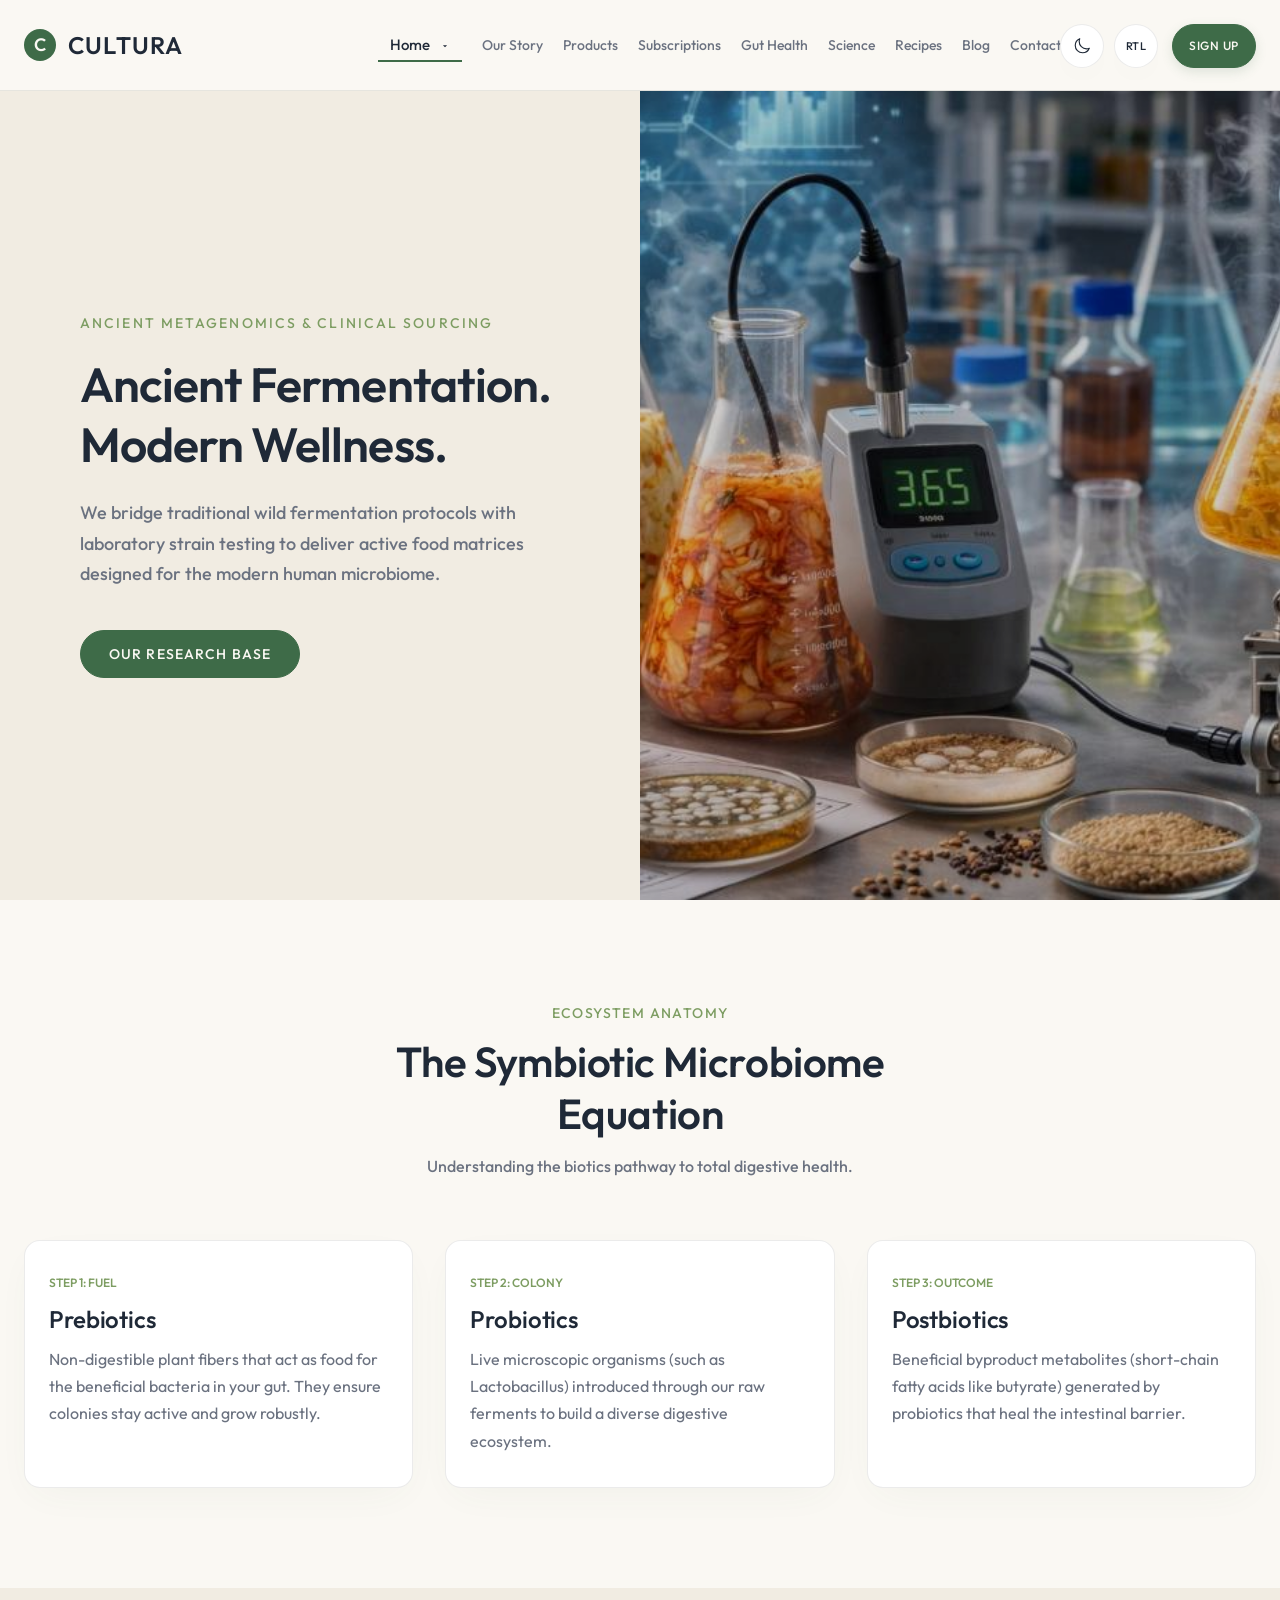
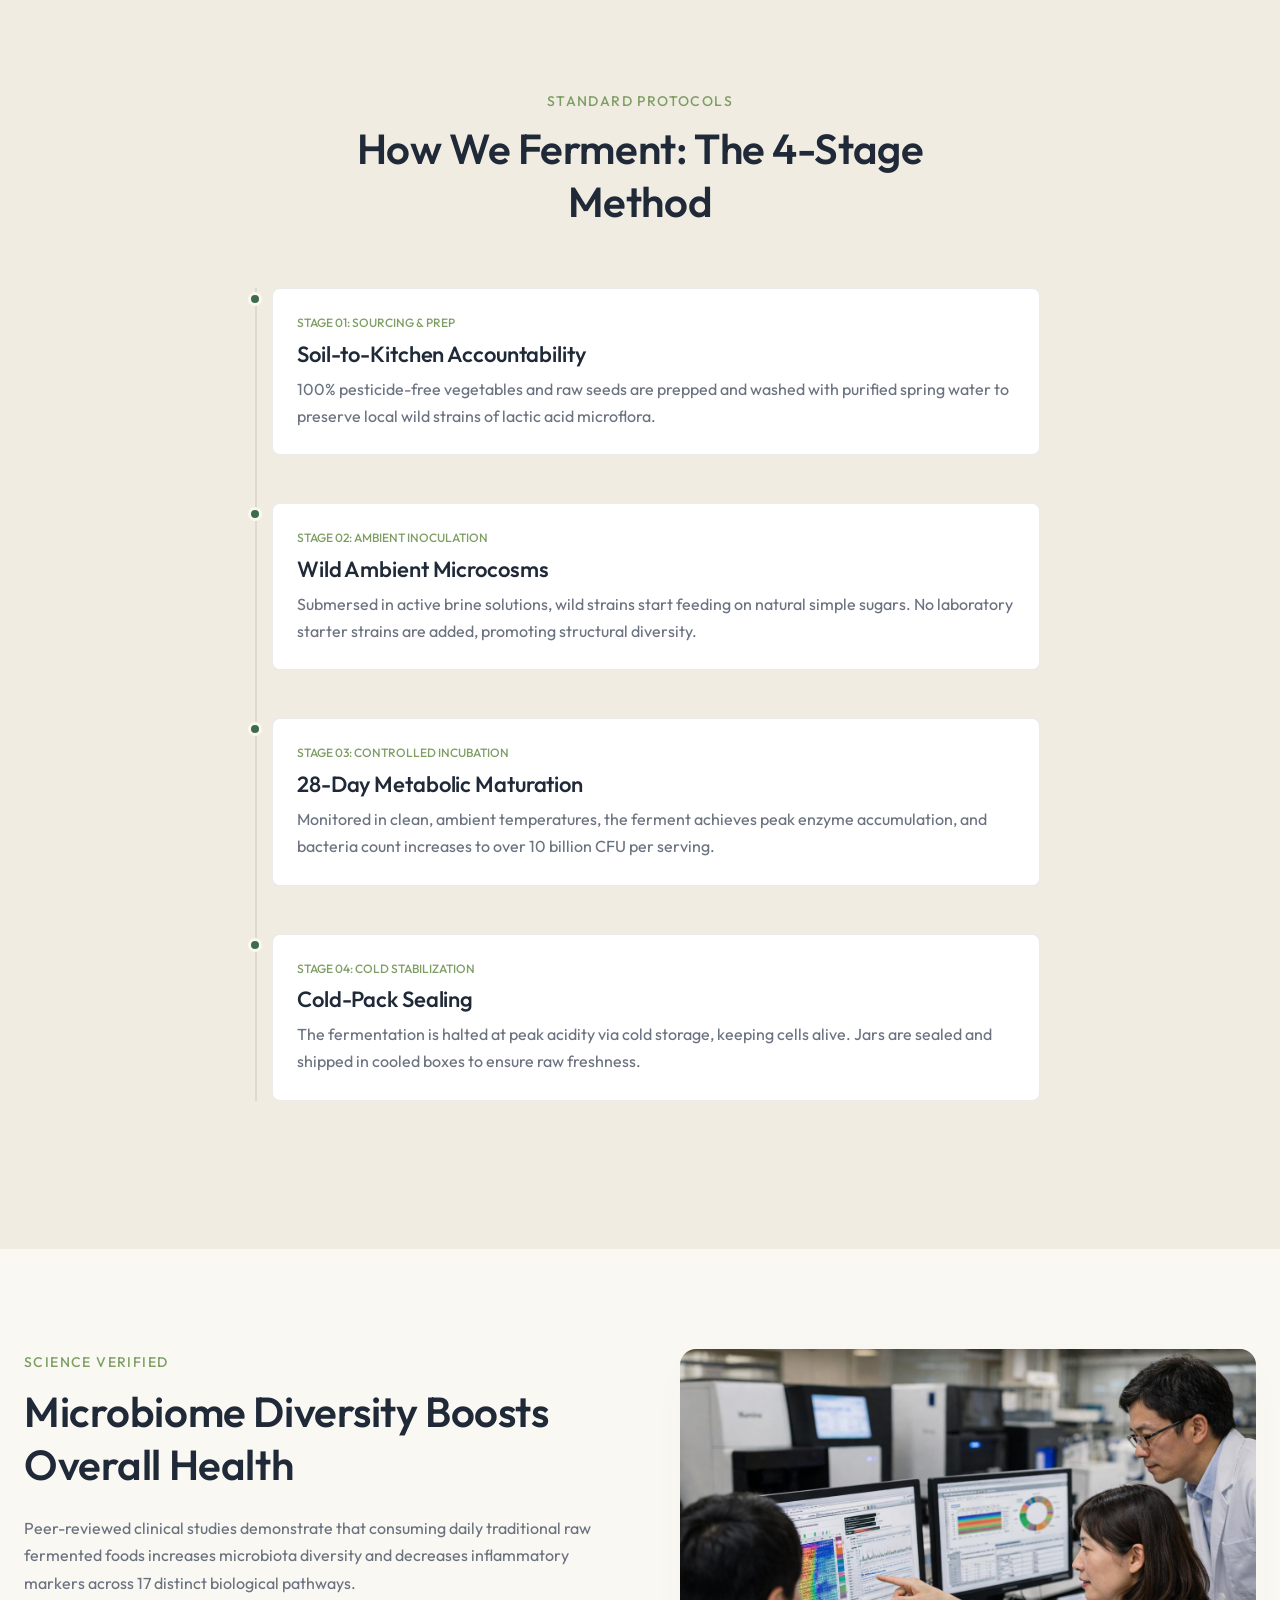
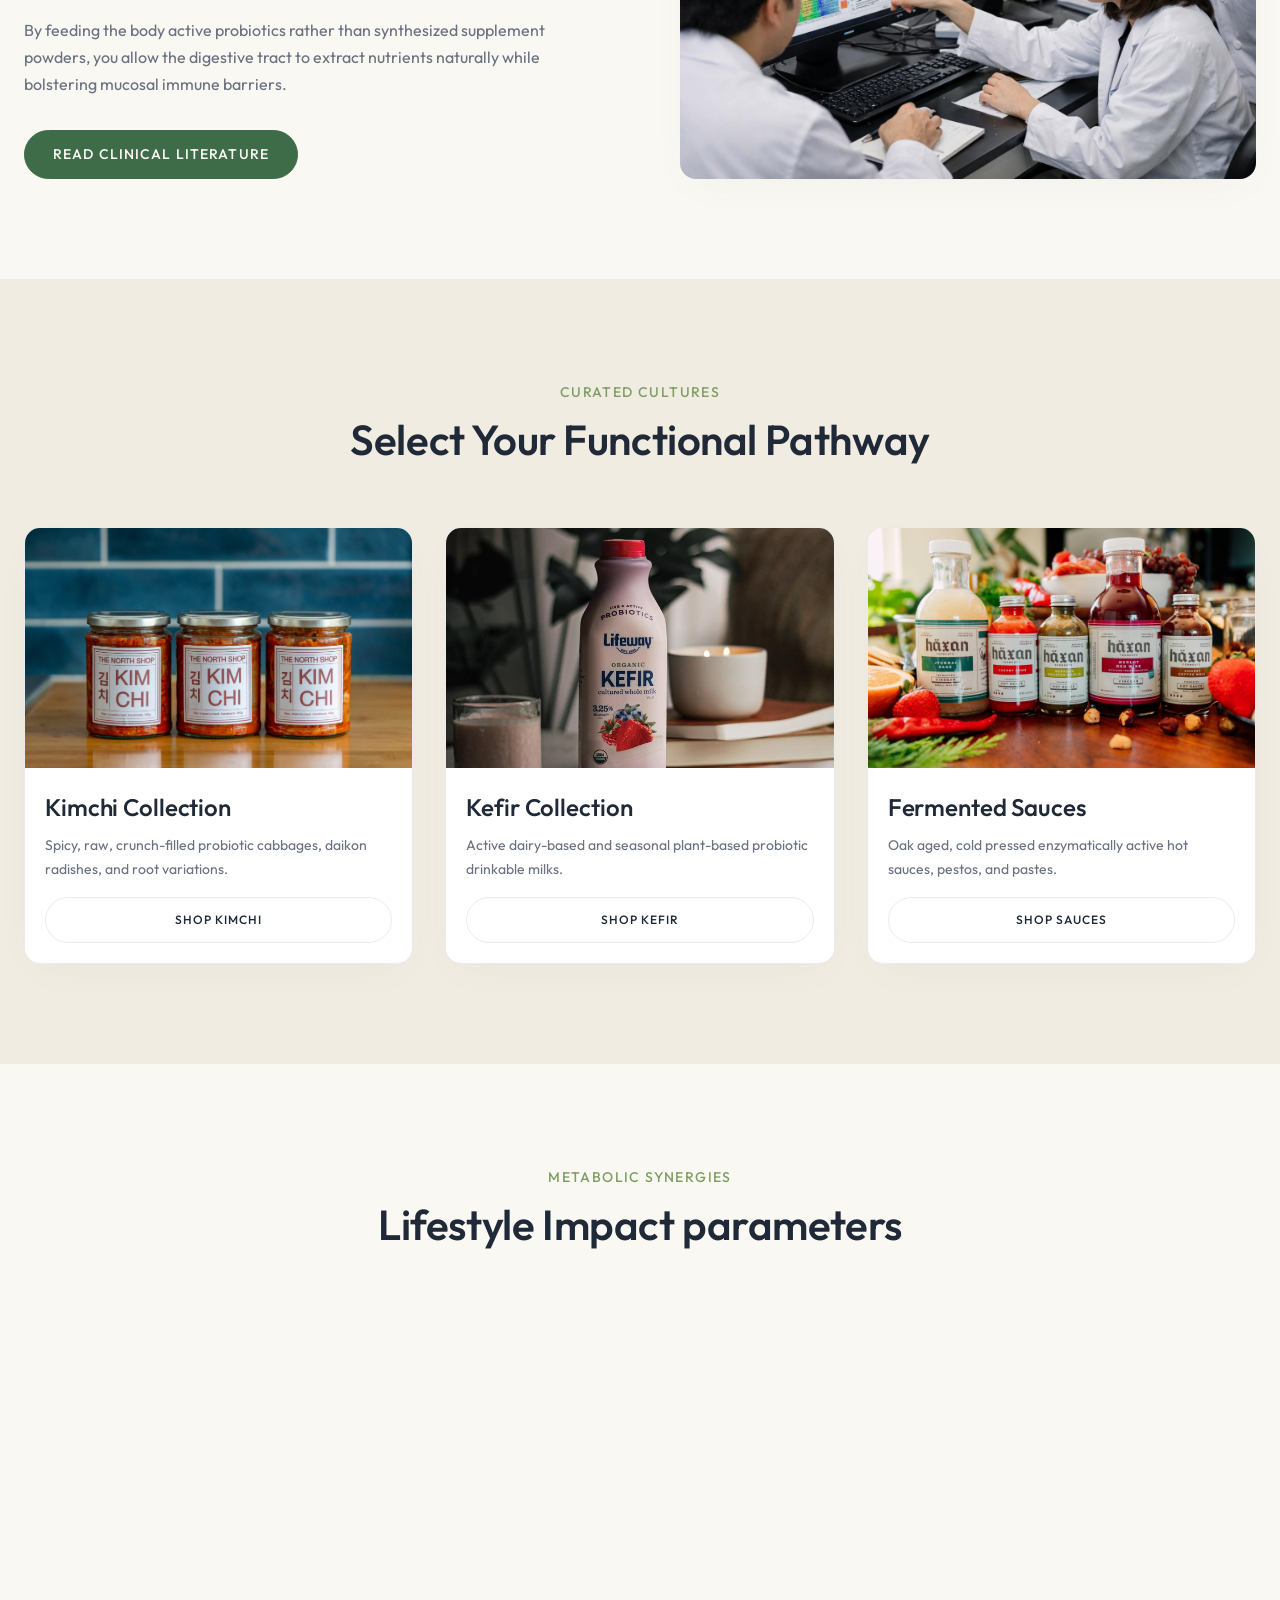
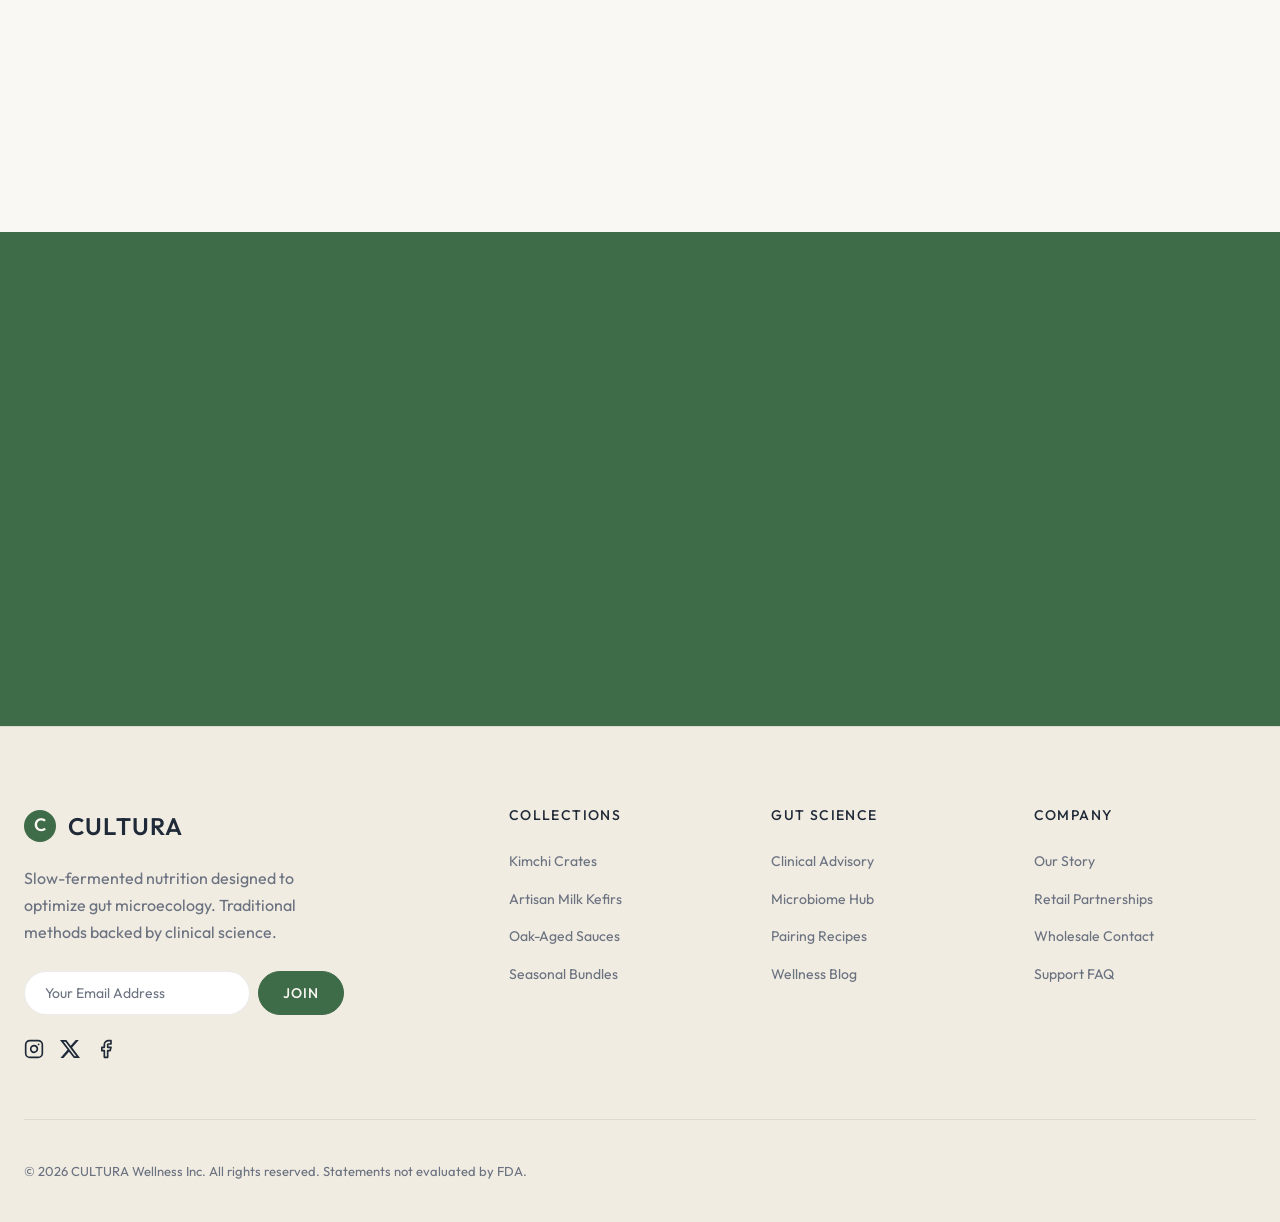
<file: home-2.html>
﻿<!DOCTYPE html>
<html lang="en">

<head>
  <meta charset="UTF-8">
  <meta name="viewport" content="width=device-width, initial-scale=1.0">
  <title>CULTURA | Science of Fermentation & Microbiome Wellness</title>
  <meta name="description"
    content="Discover how CULTURA bridges traditional slow-fermented foods with modern laboratory testing and clinically validated microbiome parameters.">
  <link rel="stylesheet" href="css/style.css">
  <link rel="icon" type="image/x-icon" href="assets/images/favicon.ico">
  <link rel="icon" type="image/png" sizes="32x32" href="assets/images/favicon-32x32.png">
  <link rel="icon" type="image/png" sizes="16x16" href="assets/images/favicon-16x16.png">
  <link rel="apple-touch-icon" sizes="180x180" href="assets/images/apple-touch-icon.png">
  <link rel="icon" type="image/svg+xml" href="assets/images/favicon.svg">
</head>

<body>

  <!-- Floating Theme and RTL Controls Wrapper -->
  <div class="theme-rtl-controls">
    <button class="theme-toggle" aria-label="Toggle Theme"></button>
    <button class="rtl-toggle" aria-label="Toggle Layout Direction">RTL</button>
    <a href="signup.html" class="signup-btn">Sign Up</a>
  </div>

  <!-- Header -->
  <header class="header">
    <div class="navbar">
      <div class="logo-container">
        <a href="index.html" class="logo-container">
          <div class="logo-icon">C</div>
          <span class="logo-text">CULTURA</span>
        </a>
      </div>

      <nav class="nav-menu">
        <div class="nav-dropdown">
          <button class="nav-link dropdown-toggle active" aria-expanded="false">
            Home <span class="caret"><svg xmlns="http://www.w3.org/2000/svg" width="10" height="10" viewBox="0 0 24 24" fill="currentColor" style="vertical-align:middle;margin-inline-start:4px;"><path d="M7 10l5 5 5-5z"/></svg></span>
          </button>
          <div class="dropdown-menu">
            <a href="index.html" class="dropdown-item">Home 1 - Classic</a>
            <a href="home-2.html" class="dropdown-item active">Home 2 - Science</a>
          </div>
        </div>
        <a href="story.html" class="nav-link">Our Story</a>
        <a href="products.html" class="nav-link">Products</a>
        <a href="subscriptions.html" class="nav-link">Subscriptions</a>
        <a href="gut-health.html" class="nav-link">Gut Health</a>
        <a href="science.html" class="nav-link">Science</a>
        <a href="recipes.html" class="nav-link">Recipes</a>
        <a href="blog.html" class="nav-link">Blog</a>
        <a href="contact.html" class="nav-link">Contact</a>
      </nav>

      <div class="nav-actions">
        
        <button class="hamburger" aria-label="Toggle Menu">
          <span></span>
          <span></span>
          <span></span>
        </button>
      </div>
    </div>
  </header>

  <!-- Mobile Drawer -->
  <div class="mobile-nav">
    <nav class="nav-menu">
      <span class="mobile-nav-heading"
        style="padding-inline: 16px; font-size: 11px; text-transform: uppercase; color: var(--text-secondary); font-weight: 550; display: block; margin-top: 10px; margin-bottom: 5px;">Home
        Options</span>
      <a href="index.html" class="nav-link" style="padding-inline-start: 24px;">Home 1 - Classic</a>
      <a href="home-2.html" class="nav-link active" style="padding-inline-start: 24px;">Home 2 - Science</a>
      <a href="story.html" class="nav-link">Our Story</a>
      <a href="products.html" class="nav-link">Products</a>
      <a href="subscriptions.html" class="nav-link">Subscriptions</a>
      <a href="gut-health.html" class="nav-link">Gut Health</a>
      <a href="science.html" class="nav-link">Science</a>
      <a href="recipes.html" class="nav-link">Recipes</a>
      <a href="blog.html" class="nav-link">Blog</a>
      <a href="contact.html" class="nav-link">Contact</a>
      
    </nav>
  </div>

  <!-- Split Hero Section -->
  <section class="hero-science">
    <div class="science-hero-left">
      <span
        style="font-size: 14px; font-weight: 480; text-transform: uppercase; color: var(--secondary); letter-spacing: 0.15em; margin-bottom: 20px; display: inline-block;">Ancient
        Metagenomics & Clinical Sourcing</span>
      <h1 style="margin-bottom: 24px; font-size: 48px;">Ancient Fermentation. Modern Wellness.</h1>
      <p
        style="font-size: 18px; color: var(--text-secondary); margin-bottom: 40px; max-width: 520px; font-weight: 480;">
        We bridge traditional wild fermentation protocols with laboratory strain testing to deliver active food matrices
        designed for the modern human microbiome.</p>
      <div style="display: flex; gap: 16px; flex-wrap: wrap;">
        <a href="science.html" class="btn btn-primary">Our Research Base</a>
      </div>
    </div>
    <div class="science-hero-right">
      <!-- Unique image for this hero (microbiome cells) -->
      <img class="science-hero-right-img" src="assets/images/home2-hero.jpg"
        alt="Microbiome research and microscopic probiotic cell populations">
    </div>
  </section>

  <!-- Microbiome Education -->
  <section class="section-padding">
    <div class="container">
      <div style="text-align: center; max-width: 600px; margin: 0 auto 60px;" class="fade-in">
        <span
          style="font-size: 14px; font-weight: 480; text-transform: uppercase; color: var(--secondary); letter-spacing: 0.1em;">Ecosystem
          Anatomy</span>
        <h2 style="margin-top: 10px;">The Symbiotic Microbiome Equation</h2>
        <p style="margin-top: 12px; font-weight: 480; color: var(--text-secondary);">Understanding the biotics pathway
          to total digestive health.</p>
      </div>

      <div class="benefits-grid">
        <div class="benefit-card fade-in" style="padding: 32px 24px;">
          <div
            style="font-size: 12px; font-weight: 550; text-transform: uppercase; color: var(--secondary); margin-bottom: 12px;">
            Step 1: Fuel</div>
          <h3 class="benefit-title">Prebiotics</h3>
          <p>Non-digestible plant fibers that act as food for the beneficial bacteria in your gut. They ensure colonies
            stay active and grow robustly.</p>
        </div>
        <div class="benefit-card fade-in" style="padding: 32px 24px;">
          <div
            style="font-size: 12px; font-weight: 550; text-transform: uppercase; color: var(--secondary); margin-bottom: 12px;">
            Step 2: Colony</div>
          <h3 class="benefit-title">Probiotics</h3>
          <p>Live microscopic organisms (such as Lactobacillus) introduced through our raw ferments to build a diverse
            digestive ecosystem.</p>
        </div>
        <div class="benefit-card fade-in" style="padding: 32px 24px;">
          <div
            style="font-size: 12px; font-weight: 550; text-transform: uppercase; color: var(--secondary); margin-bottom: 12px;">
            Step 3: Outcome</div>
          <h3 class="benefit-title">Postbiotics</h3>
          <p>Beneficial byproduct metabolites (short-chain fatty acids like butyrate) generated by probiotics that heal
            the intestinal barrier.</p>
        </div>
      </div>
    </div>
  </section>

  <!-- Fermentation Timeline -->
  <section class="section-padding" style="background-color: var(--bg-secondary);">
    <div class="container">
      <div style="text-align: center; max-width: 600px; margin: 0 auto 60px;" class="fade-in">
        <span
          style="font-size: 14px; font-weight: 480; text-transform: uppercase; color: var(--secondary); letter-spacing: 0.1em;">Standard
          Protocols</span>
        <h2 style="margin-top: 10px;">How We Ferment: The 4-Stage Method</h2>
      </div>

      <div class="timeline">
        <!-- Step 1 -->
        <div class="timeline-item fade-in">
          <div class="timeline-dot"></div>
          <div class="timeline-content">
            <span class="timeline-step">Stage 01: Sourcing & Prep</span>
            <h3 style="margin: 8px 0; font-size: 22px; font-weight: 540;">Soil-to-Kitchen Accountability</h3>
            <p>100% pesticide-free vegetables and raw seeds are prepped and washed with purified spring water to
              preserve local wild strains of lactic acid microflora.</p>
          </div>
        </div>

        <!-- Step 2 -->
        <div class="timeline-item fade-in">
          <div class="timeline-dot"></div>
          <div class="timeline-content">
            <span class="timeline-step">Stage 02: Ambient Inoculation</span>
            <h3 style="margin: 8px 0; font-size: 22px; font-weight: 540;">Wild Ambient Microcosms</h3>
            <p>Submersed in active brine solutions, wild strains start feeding on natural simple sugars. No laboratory
              starter strains are added, promoting structural diversity.</p>
          </div>
        </div>

        <!-- Step 3 -->
        <div class="timeline-item fade-in">
          <div class="timeline-dot"></div>
          <div class="timeline-content">
            <span class="timeline-step">Stage 03: Controlled Incubation</span>
            <h3 style="margin: 8px 0; font-size: 22px; font-weight: 540;">28-Day Metabolic Maturation</h3>
            <p>Monitored in clean, ambient temperatures, the ferment achieves peak enzyme accumulation, and bacteria
              count increases to over 10 billion CFU per serving.</p>
          </div>
        </div>

        <!-- Step 4 -->
        <div class="timeline-item fade-in">
          <div class="timeline-dot"></div>
          <div class="timeline-content">
            <span class="timeline-step">Stage 04: Cold Stabilization</span>
            <h3 style="margin: 8px 0; font-size: 22px; font-weight: 540;">Cold-Pack Sealing</h3>
            <p>The fermentation is halted at peak acidity via cold storage, keeping cells alive. Jars are sealed and
              shipped in cooled boxes to ensure raw freshness.</p>
          </div>
        </div>
      </div>
    </div>
  </section>

  <!-- Clinical Research Highlights -->
  <section class="section-padding">
    <div class="container">
      <div class="editorial-grid">
        <div class="fade-in">
          <span
            style="font-size: 14px; font-weight: 480; text-transform: uppercase; color: var(--secondary); letter-spacing: 0.1em;">Science
            Verified</span>
          <h2 style="margin-top: 12px; margin-bottom: 24px;">Microbiome Diversity Boosts Overall Health</h2>
          <p style="margin-bottom: 20px;">Peer-reviewed clinical studies demonstrate that consuming daily traditional
            raw fermented foods increases microbiota diversity and decreases inflammatory markers across 17 distinct
            biological pathways.</p>
          <p style="margin-bottom: 32px;">By feeding the body active probiotics rather than synthesized supplement
            powders, you allow the digestive tract to extract nutrients naturally while bolstering mucosal immune
            barriers.</p>
          <a href="science.html" class="btn btn-primary">Read Clinical Literature</a>
        </div>
        <div class="visual-pane fade-in">
          <!-- Unique image for this section -->
          <img src="assets/images/clinical.jpg" alt="Clinical study and organic raw foods representation">
        </div>
      </div>
    </div>
  </section>

  <!-- Featured Collections Links -->
  <section class="section-padding curated-cultures-section" style="background-color: var(--bg-secondary);">
    <div class="container">
      <div style="text-align: center; margin-bottom: 60px;" class="fade-in">
        <span
          style="font-size: 14px; font-weight: 480; text-transform: uppercase; color: var(--secondary); letter-spacing: 0.1em;">Curated
          Cultures</span>
        <h2 style="margin-top: 10px;">Select Your Functional Pathway</h2>
      </div>

      <div class="product-grid">
        <div class="product-card fade-in">
          <div class="product-card-image" style="height: 240px;">
            <img src="assets/images/kimchi.jpg" alt="Kimchi Collection">
          </div>
          <div class="product-card-info" style="padding: 24px 20px 20px;">
            <div>
              <h3 class="product-title">Kimchi Collection</h3>
              <p class="product-excerpt" style="font-size: 14px; margin-bottom: 16px;">Spicy, raw, crunch-filled
                probiotic cabbages, daikon radishes, and root variations.</p>
            </div>
            <a href="products.html?category=kimchi" class="btn btn-secondary" style="width: 100%; font-size: 12px;">Shop
              Kimchi</a>
          </div>
        </div>

        <div class="product-card fade-in">
          <div class="product-card-image" style="height: 240px;">
            <img src="assets/images/kefir.jpg" alt="Kefir Collection">
          </div>
          <div class="product-card-info" style="padding: 24px 20px 20px;">
            <div>
              <h3 class="product-title">Kefir Collection</h3>
              <p class="product-excerpt" style="font-size: 14px; margin-bottom: 16px;">Active dairy-based and seasonal
                plant-based probiotic drinkable milks.</p>
            </div>
            <a href="products.html?category=kefir" class="btn btn-secondary" style="width: 100%; font-size: 12px;">Shop
              Kefir</a>
          </div>
        </div>

        <div class="product-card fade-in">
          <div class="product-card-image" style="height: 240px;">
            <img src="assets/images/fermented.jpg" alt="Fermented Sauce Collection">
          </div>
          <div class="product-card-info" style="padding: 24px 20px 20px;">
            <div>
              <h3 class="product-title">Fermented Sauces</h3>
              <p class="product-excerpt" style="font-size: 14px; margin-bottom: 16px;">Oak aged, cold pressed
                enzymatically active hot sauces, pestos, and pastes.</p>
            </div>
            <a href="products.html?category=sauces" class="btn btn-secondary" style="width: 100%; font-size: 12px;">Shop
              Sauces</a>
          </div>
        </div>
      </div>
    </div>
  </section>

  <!-- Lifestyle Benefits -->
  <section class="section-padding">
    <div class="container">
      <div style="text-align: center; max-width: 600px; margin: 0 auto 60px;" class="fade-in">
        <span
          style="font-size: 14px; font-weight: 480; text-transform: uppercase; color: var(--secondary); letter-spacing: 0.1em;">Metabolic
          Synergies</span>
        <h2 style="margin-top: 10px;">Lifestyle Impact parameters</h2>
      </div>

      <div class="benefits-grid">
        <div class="benefit-card fade-in">
          <div class="benefit-icon">
            <img src="assets/images/gut.jpg" alt="The Gut-Brain Axis">
          </div>
          <div style="padding: 24px;">
            <h3 class="benefit-title">The Gut-Brain Axis</h3>
            <p>Up to 90% of our body's serotonin is produced in the gut. Supporting your flora stabilizes mental
              clarity,
              sleep cycles, and daily emotional states.</p>
          </div>
        </div>
        <div class="benefit-card fade-in">
          <div class="benefit-icon">
            <img src="assets/images/metabolic.jpg" alt="Metabolic Adaptations">
          </div>
          <div style="padding: 24px;">
            <h3 class="benefit-title">Metabolic Adaptations</h3>
            <p>Active enzymes ease food breakdown processes, allowing cells to convert macronutrients into pure ATP
              energy
              faster without insulin spikes.</p>
          </div>
        </div>
        <div class="benefit-card fade-in">
          <div class="benefit-icon">
            <img src="assets/images/skin-cellular.jpg" alt="Skin & Cellular Health">
          </div>
          <div style="padding: 24px;">
            <h3 class="benefit-title">Skin & Cellular Health</h3>
            <p>Systemic inflammation is directly tied to digestive toxicity. Clear, glowing skin originates from clean
              blood flow generated by a balanced colon.</p>
          </div>
        </div>
      </div>
    </div>
  </section>

  <!-- Science Success Story -->
  <section class="section-padding" style="background-color: var(--primary); color: white; text-align: center;">
    <div class="container fade-in">
      <span
        style="font-size: 14px; font-weight: 480; text-transform: uppercase; color: #FAF8F3; opacity: 0.8; letter-spacing: 0.1em;">The
        Lab Standard</span>
      <h2 style="color: white; margin-top: 16px; margin-bottom: 24px; font-size: 38px;">Settle for Nothing Less than
        Live Biology</h2>
      <p
        style="max-width: 700px; margin: 0 auto 40px; color: rgba(255,255,255,0.85); font-size: 18px; font-weight: 480;">
        Every jar we ship undergoes independent laboratory testing to verify cell count vitality. We ensure a minimum of
        10 Billion CFUs of native Lactobacillus species remain active through the expiration date.</p>
      <a href="subscriptions.html" class="btn btn-secondary"
        style="border-color: rgba(255,255,255,0.8); color: white;">Explore Subscription Tiers</a>
    </div>
  </section>

  <!-- Footer -->
  <footer class="footer">
    <div class="container">
      <div class="footer-grid">
        <div class="footer-column">
          <a href="index.html" class="logo-container" style="margin-bottom: 20px; text-decoration: none;">
            <div class="logo-icon">C</div>
            <span class="logo-text">CULTURA</span>
          </a>
          <p style="margin-bottom: 24px; max-width: 320px;">Slow-fermented nutrition designed to optimize gut
            microecology. Traditional methods backed by clinical science.</p>
          <form style="display: flex; gap: 8px; max-width: 320px;"
            onsubmit="event.preventDefault(); alert('Thank you for subscribing to CULTURA!');">
            <input type="email" placeholder="Your Email Address" class="form-control"
              style="border-radius: 40px; padding: 12px 20px;" required>
            <button type="submit" class="btn btn-primary" style="padding: 12px 24px;">Join</button>
          </form>
          <div class="footer-social-links" style="display: flex; gap: 16px; margin-top: 24px;">
            <a href="#" class="social-icon-hover" style="color: var(--text-primary);" aria-label="Instagram">
              <svg style="width: 20px; height: 20px;" viewBox="0 0 24 24" fill="none" stroke="currentColor"
                stroke-width="2" stroke-linecap="round" stroke-linejoin="round">
                <rect x="2" y="2" width="20" height="20" rx="5" ry="5"></rect>
                <path d="M16 11.37A4 4 0 1 1 12.63 8 4 4 0 0 1 16 11.37z"></path>
                <line x1="17.5" y1="6.5" x2="17.51" y2="6.5"></line>
              </svg>
            </a>
            <a href="#" class="social-icon-hover" style="color: var(--text-primary);" aria-label="X (formerly Twitter)">
              <svg style="width: 20px; height: 20px;" viewBox="0 0 24 24" fill="currentColor"><path d="M18.901 1.153h3.68l-8.04 9.19L24 22.846h-7.406l-5.8-7.584-6.638 7.584H.474l8.6-9.83L0 1.154h7.594l5.243 6.932ZM17.61 20.644h2.039L6.486 3.24H4.298Z"/></svg>
            </a>
            <a href="#" class="social-icon-hover" style="color: var(--text-primary);" aria-label="Facebook">
              <svg style="width: 20px; height: 20px;" viewBox="0 0 24 24" fill="none" stroke="currentColor"
                stroke-width="2" stroke-linecap="round" stroke-linejoin="round">
                <path d="M18 2h-3a5 5 0 0 0-5 5v3H7v4h3v8h4v-8h3l1-4h-4V7a1 1 0 0 1 1-1h3z"></path>
              </svg>
            </a>
          </div>
        </div>

        <div class="footer-column">
          <h5>Collections</h5>
          <ul class="footer-links">
            <li><a href="products.html">Kimchi Crates</a></li>
            <li><a href="products.html">Artisan Milk Kefirs</a></li>
            <li><a href="products.html">Oak-Aged Sauces</a></li>
            <li><a href="products.html">Seasonal Bundles</a></li>
          </ul>
        </div>

        <div class="footer-column">
          <h5>Gut Science</h5>
          <ul class="footer-links">
            <li><a href="science.html">Clinical Advisory</a></li>
            <li><a href="gut-health.html">Microbiome Hub</a></li>
            <li><a href="recipes.html">Pairing Recipes</a></li>
            <li><a href="blog.html">Wellness Blog</a></li>
          </ul>
        </div>

        <div class="footer-column">
          <h5>Company</h5>
          <ul class="footer-links">
            <li><a href="story.html">Our Story</a></li>
            <li><a href="contact.html">Retail Partnerships</a></li>
            <li><a href="contact.html">Wholesale Contact</a></li>
            <li><a href="contact.html">Support FAQ</a></li>
          </ul>
        </div>
      </div>

      <div class="footer-bottom">
        <p style="font-size: 13px;">&copy; 2026 CULTURA Wellness Inc. All rights reserved. Statements not evaluated by
          FDA.</p>
      </div>
    </div>
  </footer>

  <script src="js/main.js"></script>
</body>

</html>
</file>
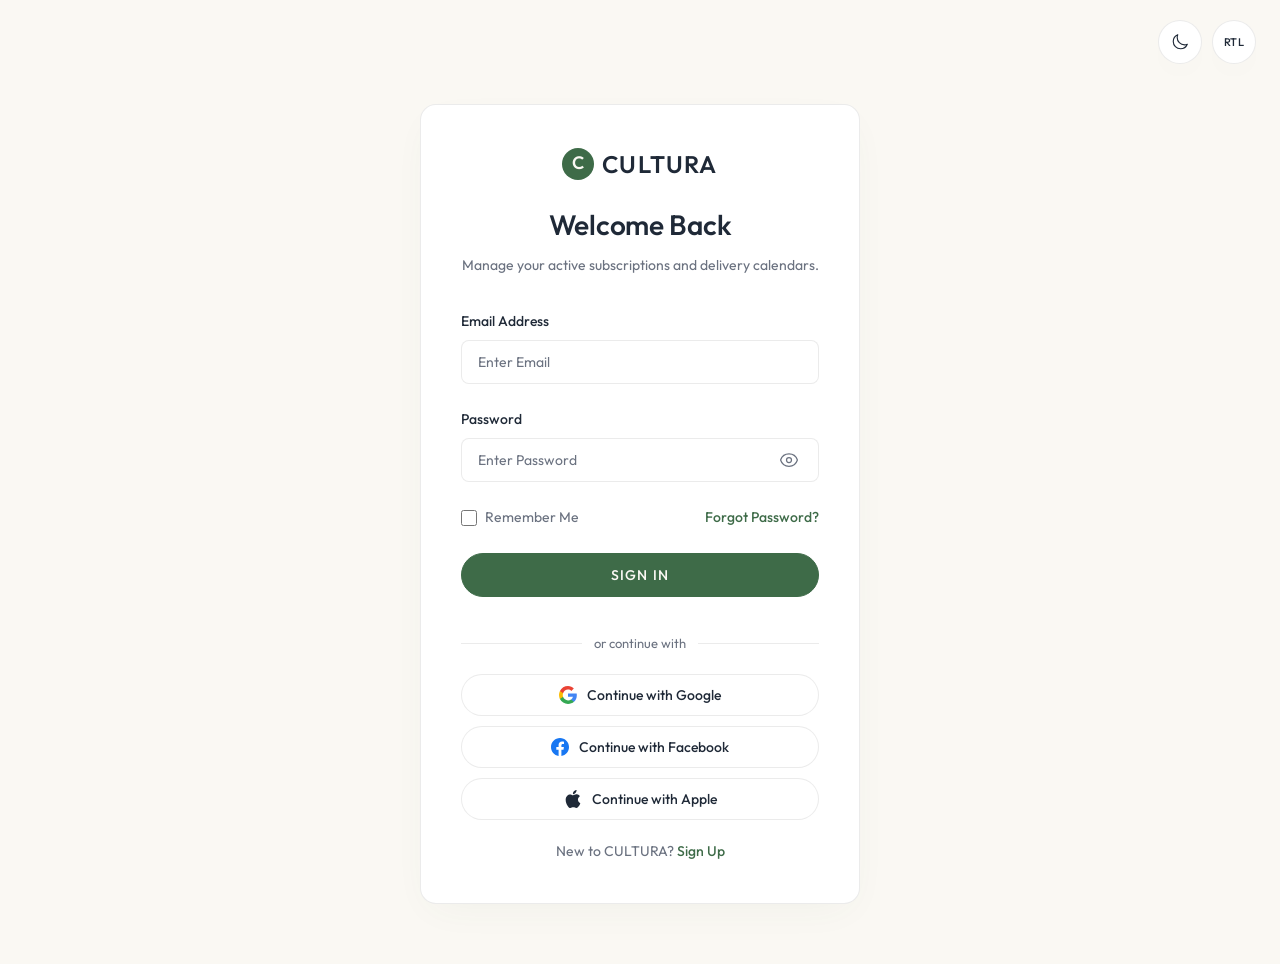
<file: login.html>
﻿<!DOCTYPE html>
<html lang="en">

<head>
  <meta charset="UTF-8">
  <meta name="viewport" content="width=device-width, initial-scale=1.0">
  <title>CULTURA | Sign In</title>
  <meta name="description"
    content="Sign into your CULTURA account to manage your probiotic subscriptions and wellness shipments.">
  <link rel="stylesheet" href="css/style.css">
  <style>
    .auth-container {
      min-height: 100vh;
      display: flex;
      align-items: center;
      justify-content: center;
      padding: 20px 24px 40px;

    }

    @media (max-width: 768px) {
      .auth-container {
        padding: 10px 16px 40px;
      }
    }

    .auth-card {
      width: 100%;
      max-width: 440px;
      background-color: var(--surface);
      border: 1px solid var(--border);
      border-radius: 16px;
      padding: 40px;
      box-shadow: var(--card-shadow);
      text-align: center;
    }

    body.dark-theme .auth-card {
      background: rgba(30, 30, 30, 0.65);
      backdrop-filter: blur(12px);
      -webkit-backdrop-filter: blur(12px);
      border: 1px solid rgba(255, 255, 255, 0.08);
    }

    .auth-logo {
      margin-bottom: 24px;
      display: inline-flex;
      align-items: center;
      gap: 8px;
    }

    /* Hover underline for auth links */
    .auth-link {
      text-decoration: none;
      transition: text-decoration 0.2s ease, color 0.2s ease;
    }

    .auth-link:hover {
      text-decoration: underline;
    }

    /* Social login buttons */
    .social-auth-divider {
      display: flex;
      align-items: center;
      gap: 12px;
      margin: 20px 0;
      color: var(--text-secondary);
      font-size: 13px;
    }

    .social-auth-divider::before,
    .social-auth-divider::after {
      content: '';
      flex: 1;
      height: 1px;
      background: var(--border);
    }

    .social-auth-buttons {
      display: flex;
      flex-direction: column;
      gap: 10px;
      margin-top: 4px;
    }

    .social-auth-btn {
      display: flex;
      align-items: center;
      justify-content: center;
      gap: 10px;
      width: 100%;
      padding: 11px 20px;
      border-radius: 40px;
      border: 1px solid var(--border);
      background-color: var(--surface);
      color: var(--text-primary);
      font-family: var(--font-sans);
      font-size: 14px;
      font-weight: 480;
      cursor: pointer;
      transition: all 0.25s ease;
      text-decoration: none;
    }

    .social-auth-btn:hover {
      border-color: var(--primary);
      background-color: var(--bg-secondary);
      transform: translateY(-1px);
      box-shadow: 0 4px 12px rgba(62, 107, 72, 0.12);
    }

    .social-auth-btn svg {
      flex-shrink: 0;
    }

    body.dark-theme .social-auth-btn {
      background-color: var(--surface);
      border-color: rgba(255, 255, 255, 0.1);
    }

    body.dark-theme .social-auth-btn:hover {
      border-color: var(--primary);
      background-color: rgba(62, 107, 72, 0.08);
    }
  </style>
  <link rel="icon" type="image/x-icon" href="assets/images/favicon.ico">
  <link rel="icon" type="image/png" sizes="32x32" href="assets/images/favicon-32x32.png">
  <link rel="icon" type="image/png" sizes="16x16" href="assets/images/favicon-16x16.png">
  <link rel="apple-touch-icon" sizes="180x180" href="assets/images/apple-touch-icon.png">
  <link rel="icon" type="image/svg+xml" href="assets/images/favicon.svg">
</head>

<body>

  <!-- Floating Theme and RTL Controls Wrapper -->
  <div class="theme-rtl-controls">
    <button class="theme-toggle" aria-label="Toggle Theme"></button>
    <button class="rtl-toggle" aria-label="Toggle Layout Direction">RTL</button>
  </div>

  <div class="auth-container">
    <div class="auth-card">
      <a href="index.html" class="auth-logo">
        <div class="logo-icon">C</div>
        <span class="logo-text">CULTURA</span>
      </a>

      <h2 style="font-size: 28px; margin-bottom: 12px; color: var(--text-primary);">Welcome Back</h2>
      <p style="font-size: 14px; color: var(--text-secondary); margin-bottom: 32px;">Manage your active subscriptions
        and delivery calendars.</p>

      <form onsubmit="event.preventDefault(); alert('Login successful!'); window.location.href='index.html';">
        <div class="form-group">
          <label class="form-label" for="login-email">Email Address</label>
          <input type="email" id="login-email" class="form-control" placeholder="Enter Email" required>
        </div>

        <div class="form-group">
          <label class="form-label" for="login-password">Password</label>
          <div class="password-wrapper">
            <input type="password" id="login-password" class="form-control" placeholder="Enter Password" required>
            <button type="button" class="password-toggle-btn" aria-label="Toggle password visibility">
              <svg xmlns="http://www.w3.org/2000/svg" fill="none" viewBox="0 0 24 24" stroke-width="1.5"
                stroke="currentColor" style="width: 20px; height: 20px;">
                <path stroke-linecap="round" stroke-linejoin="round"
                  d="M2.036 12.322a1.012 1.012 0 010-.639C3.423 7.51 7.36 4.5 12 4.5c4.638 0 8.573 3.007 9.963 7.178.07.207.07.431 0 .639C20.577 16.49 16.64 19.5 12 19.5c-4.638 0-8.573-3.007-9.963-7.178z" />
                <path stroke-linecap="round" stroke-linejoin="round" d="M15 12a3 3 0 11-6 0 3 3 0 016 0z" />
              </svg>
            </button>
          </div>
        </div>

        <div
          style="display: flex; justify-content: space-between; align-items: center; margin-bottom: 24px; font-size: 14px;">
          <label
            style="display: flex; align-items: center; gap: 8px; cursor: pointer; color: var(--text-secondary); font-weight: 420;">
            <input type="checkbox" style="accent-color: var(--primary); width: 16px; height: 16px;"> Remember Me
          </label>
          <a href="#" class="auth-link" style="color: var(--primary); font-weight: 480;">Forgot Password?</a>
        </div>

        <button type="submit" class="btn btn-primary" style="width: 100%; margin-bottom: 16px;">Sign In</button>
      </form>

      <div class="social-auth-divider">or continue with</div>

      <div class="social-auth-buttons">
        <!-- Google -->
        <button class="social-auth-btn" onclick="alert('Google Sign In coming soon!')">
          <svg width="18" height="18" viewBox="0 0 48 48" fill="none" xmlns="http://www.w3.org/2000/svg">
            <path d="M47.5 24.5c0-1.6-.1-3.2-.4-4.7H24v9h13.2c-.6 3-2.3 5.5-4.9 7.2v6h7.9c4.6-4.3 7.3-10.6 7.3-17.5z"
              fill="#4285F4" />
            <path
              d="M24 48c6.5 0 11.9-2.1 15.9-5.8l-7.9-6c-2.1 1.4-4.8 2.3-8 2.3-6.1 0-11.3-4.1-13.2-9.7H2.5v6.1C6.5 42.8 14.7 48 24 48z"
              fill="#34A853" />
            <path
              d="M10.8 28.8A14.6 14.6 0 0 1 10 24c0-1.7.3-3.3.8-4.8v-6.1H2.5A23.9 23.9 0 0 0 0 24c0 3.9.9 7.5 2.5 10.9l8.3-6.1z"
              fill="#FBBC05" />
            <path
              d="M24 9.5c3.4 0 6.5 1.2 8.9 3.5l6.6-6.6C35.9 2.4 30.5 0 24 0 14.7 0 6.5 5.2 2.5 13.1l8.3 6.1C12.7 13.6 17.9 9.5 24 9.5z"
              fill="#EA4335" />
          </svg>
          Continue with Google
        </button>
        <!-- Facebook -->
        <button class="social-auth-btn" onclick="alert('Facebook Sign In coming soon!')">
          <svg width="18" height="18" viewBox="0 0 24 24" fill="#1877F2" xmlns="http://www.w3.org/2000/svg">
            <path
              d="M24 12.073C24 5.404 18.627 0 12 0S0 5.404 0 12.073c0 6.029 4.388 11.026 10.125 11.927v-8.434H7.078v-3.493h3.047V9.414c0-3.025 1.791-4.697 4.533-4.697 1.312 0 2.686.235 2.686.235v2.974h-1.513c-1.491 0-1.956.93-1.956 1.883v2.265h3.328l-.532 3.493h-2.796v8.434C19.612 23.099 24 18.102 24 12.073z" />
          </svg>
          Continue with Facebook
        </button>
        <!-- Apple -->
        <button class="social-auth-btn" onclick="alert('Apple Sign In coming soon!')">
          <svg width="18" height="18" viewBox="0 0 814 1000" fill="currentColor" xmlns="http://www.w3.org/2000/svg">
            <path
              d="M788.1 340.9c-5.8 4.5-108.2 62.2-108.2 190.5 0 148.4 130.3 200.9 134.2 202.2-.6 3.2-20.7 71.9-68.7 141.9-42.8 61.6-87.5 123.1-155.5 123.1s-85.5-39.5-164-39.5c-76 0-103.7 40.8-165.9 40.8s-105-37.8-155.5-127.4C46 790.8 0 663.7 0 541.8 0 347.3 126.1 243.1 250.5 243.1c66.1 0 121.2 43.4 162.7 43.4 39.5 0 101.1-46 176.3-46 28.5 0 130.9 2.6 198.3 99.2zm-234-181.5c31.1-36.9 53.1-88.1 53.1-139.3 0-7.1-.6-14.3-1.9-20.1-50.6 1.9-110.8 33.7-147.1 75.8-28.5 32.4-55.1 83.6-55.1 135.5 0 7.8 1.3 15.6 1.9 18.1 3.2.6 8.4 1.3 13.6 1.3 45.4 0 102.5-30.4 135.5-71.3z" />
          </svg>
          Continue with Apple
        </button>
      </div>

      <p style="font-size: 14px; color: var(--text-secondary); margin-top: 20px;">
        New to CULTURA? <a href="signup.html" class="auth-link" style="color: var(--primary); font-weight: 480;">Sign
          Up</a>
      </p>
    </div>
  </div>

  <script src="js/main.js"></script>
</body>

</html>
</file>
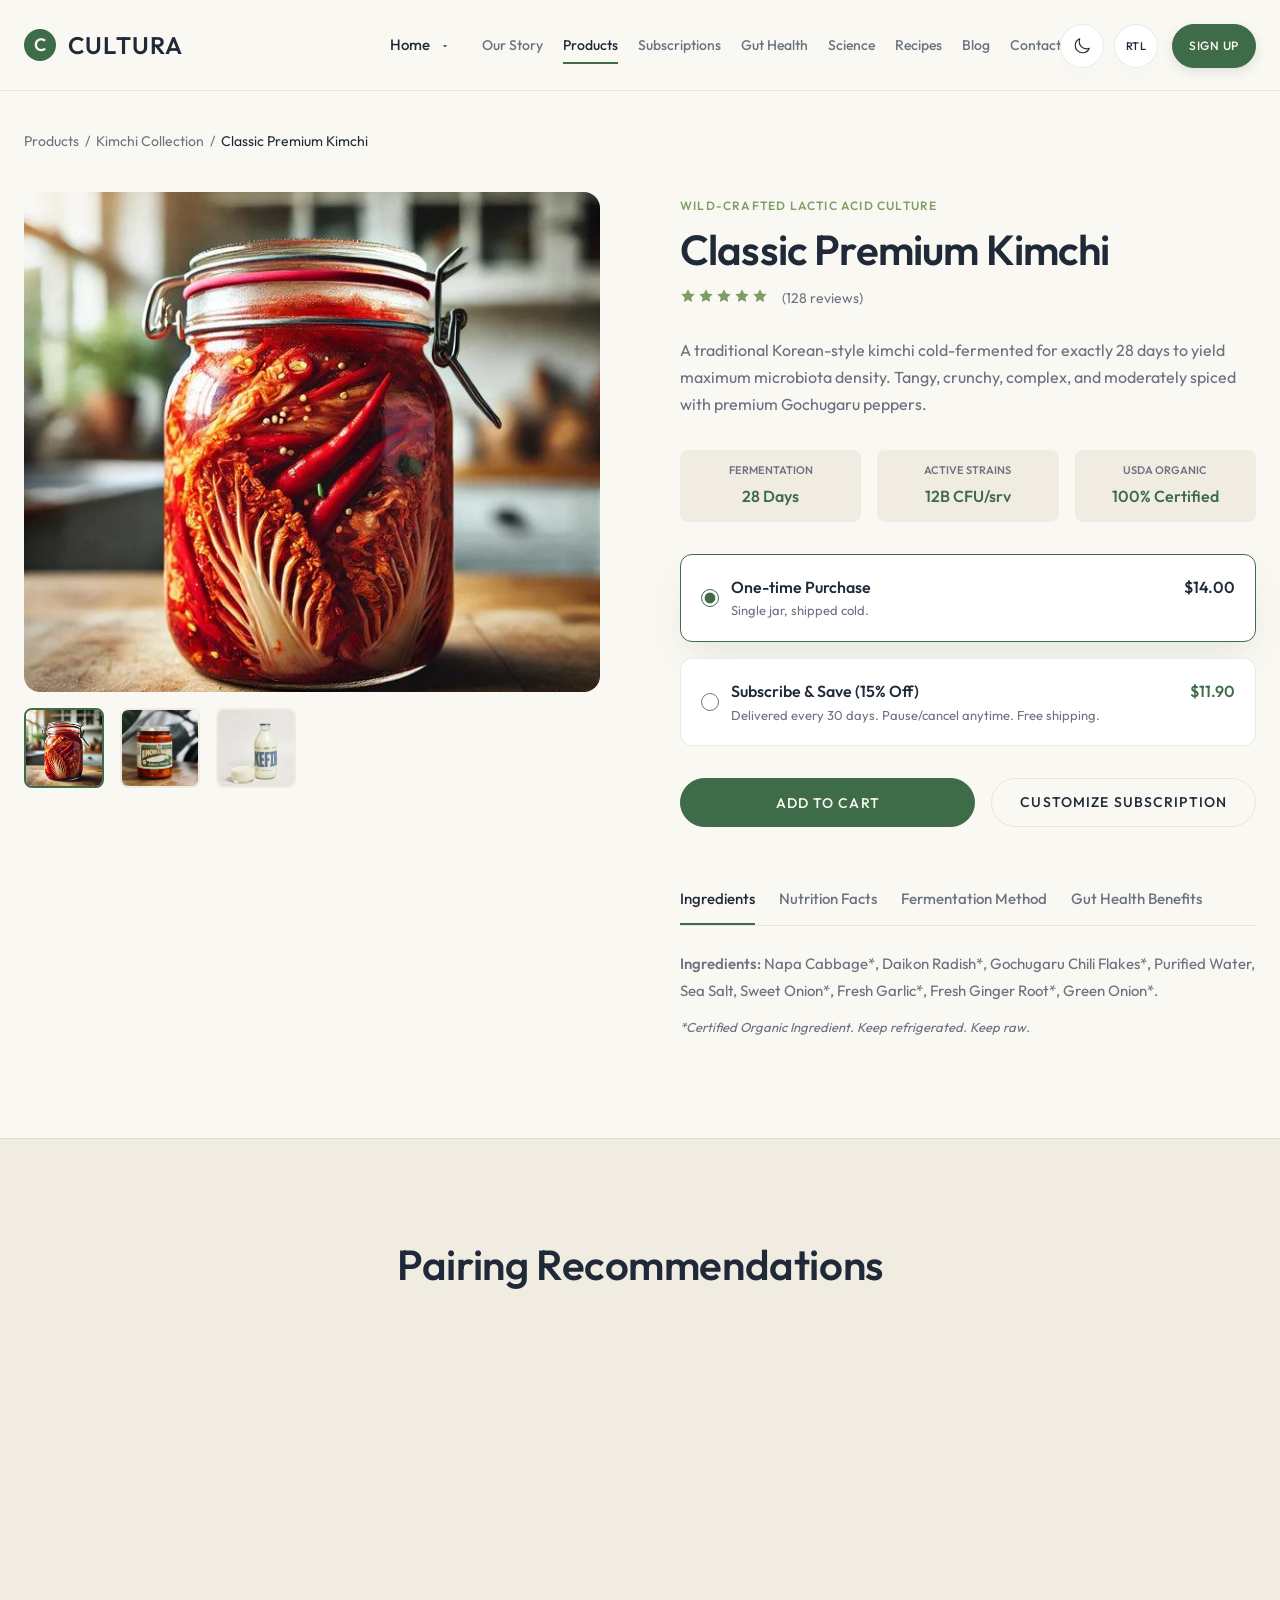
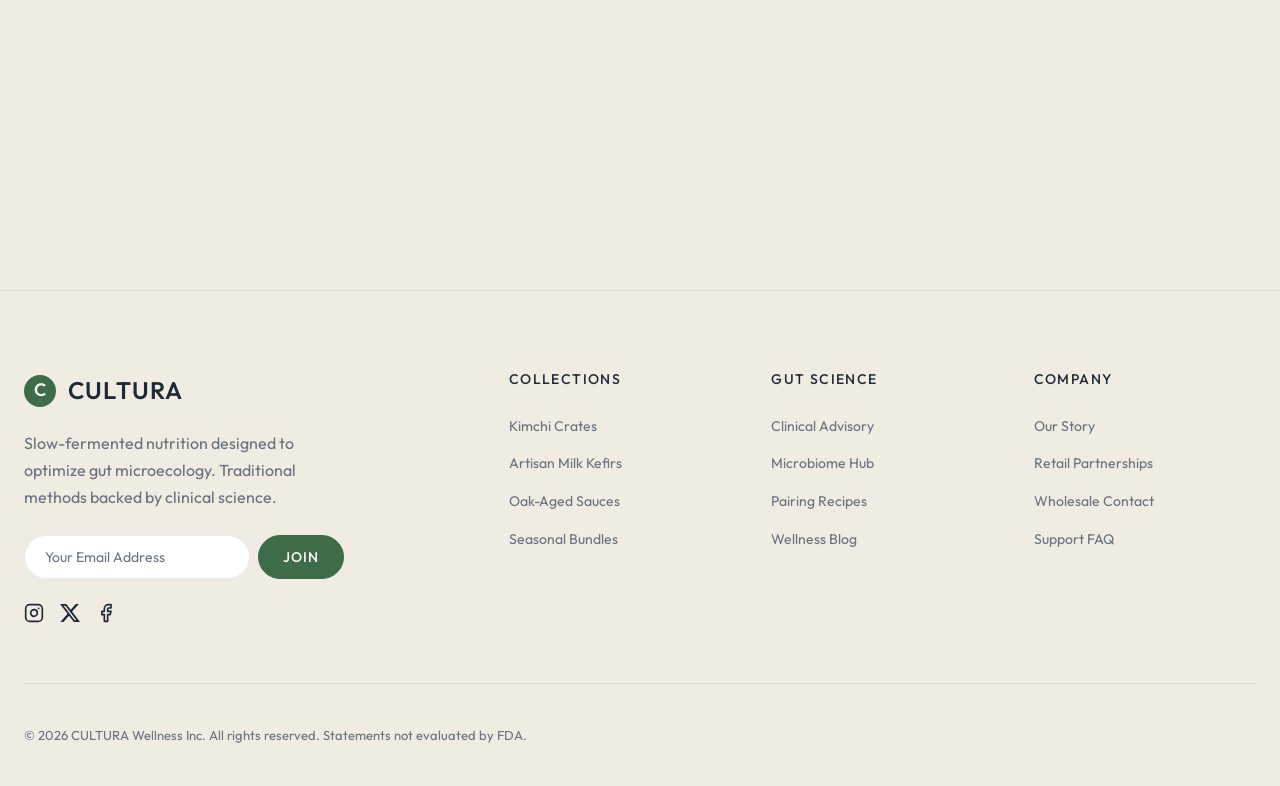
<file: product-details.html>
﻿<!DOCTYPE html>
<html lang="en">
<head>
  <meta charset="UTF-8">
  <meta name="viewport" content="width=device-width, initial-scale=1.0">
  <title>CULTURA | Classic Premium Kimchi Details</title>
  <meta name="description" content="View details, ingredients, nutrition facts, and fermentation methods of CULTURA's Classic Premium Kimchi.">
  <link rel="stylesheet" href="css/style.css">
  <style>
    .order-option-card {
      border: 1px solid var(--border);
      border-radius: 12px;
      padding: 20px;
      margin-bottom: 16px;
      cursor: pointer;
      display: flex;
      align-items: center;
      gap: 12px;
      transition: var(--transition);
      background-color: var(--surface);
    }
    body.dark-theme .order-option-card {
      background: rgba(30, 30, 30, 0.65);
      backdrop-filter: blur(12px);
      border: 1px solid rgba(255, 255, 255, 0.08);
    }
    .order-option-card:hover, .order-option-card.active {
      border-color: var(--primary);
      box-shadow: var(--card-shadow-hover);
    }
    .order-option-card input[type="radio"] {
      accent-color: var(--primary);
      width: 18px;
      height: 18px;
    }
    .details-meta-item {
      display: flex;
      flex-direction: column;
      gap: 4px;
      padding: 12px 20px;
      background-color: var(--bg-secondary);
      border-radius: 8px;
      text-align: center;
    }
    .review-stars {
      color: var(--secondary);
      font-size: 18px;
    }
  </style>
  <link rel="icon" type="image/x-icon" href="assets/images/favicon.ico">
  <link rel="icon" type="image/png" sizes="32x32" href="assets/images/favicon-32x32.png">
  <link rel="icon" type="image/png" sizes="16x16" href="assets/images/favicon-16x16.png">
  <link rel="apple-touch-icon" sizes="180x180" href="assets/images/apple-touch-icon.png">
  <link rel="icon" type="image/svg+xml" href="assets/images/favicon.svg">
</head>
<body>

  <!-- Floating Theme and RTL Controls Wrapper -->
  <div class="theme-rtl-controls">
    <button class="theme-toggle" aria-label="Toggle Theme"></button>
    <button class="rtl-toggle" aria-label="Toggle Layout Direction">RTL</button>
    <a href="signup.html" class="signup-btn">Sign Up</a>
  </div>

  <!-- Header -->
  <header class="header">
    <div class="navbar">
      <div class="logo-container">
        <a href="index.html" class="logo-container">
          <div class="logo-icon">C</div>
          <span class="logo-text">CULTURA</span>
        </a>
      </div>

      <nav class="nav-menu">
        <div class="nav-dropdown">
          <button class="nav-link dropdown-toggle" aria-expanded="false">
            Home <span class="caret"><svg xmlns="http://www.w3.org/2000/svg" width="10" height="10" viewBox="0 0 24 24" fill="currentColor" style="vertical-align:middle;margin-inline-start:4px;"><path d="M7 10l5 5 5-5z"/></svg></span>
          </button>
          <div class="dropdown-menu">
            <a href="index.html" class="dropdown-item">Home 1 - Classic</a>
            <a href="home-2.html" class="dropdown-item">Home 2 - Science</a>
          </div>
        </div>
        <a href="story.html" class="nav-link">Our Story</a>
        <a href="products.html" class="nav-link active">Products</a>
        <a href="subscriptions.html" class="nav-link">Subscriptions</a>
        <a href="gut-health.html" class="nav-link">Gut Health</a>
        <a href="science.html" class="nav-link">Science</a>
        <a href="recipes.html" class="nav-link">Recipes</a>
        <a href="blog.html" class="nav-link">Blog</a>
        <a href="contact.html" class="nav-link">Contact</a>
      </nav>

      <div class="nav-actions">
        
        <button class="hamburger" aria-label="Toggle Menu">
          <span></span>
          <span></span>
          <span></span>
        </button>
      </div>
    </div>
  </header>

  <!-- Mobile Drawer -->
  <div class="mobile-nav">
    <nav class="nav-menu">
      <span class="mobile-nav-heading" style="padding-inline: 16px; font-size: 11px; text-transform: uppercase; color: var(--text-secondary); font-weight: 550; display: block; margin-top: 10px; margin-bottom: 5px;">Home Options</span>
      <a href="index.html" class="nav-link" style="padding-inline-start: 24px;">Home 1 - Classic</a>
      <a href="home-2.html" class="nav-link" style="padding-inline-start: 24px;">Home 2 - Science</a>
      <a href="story.html" class="nav-link">Our Story</a>
      <a href="products.html" class="nav-link active">Products</a>
      <a href="subscriptions.html" class="nav-link">Subscriptions</a>
      <a href="gut-health.html" class="nav-link">Gut Health</a>
      <a href="science.html" class="nav-link">Science</a>
      <a href="recipes.html" class="nav-link">Recipes</a>
      <a href="blog.html" class="nav-link">Blog</a>
      <a href="contact.html" class="nav-link">Contact</a>
      
    </nav>
  </div>

  <!-- Breadcrumbs & Main Section -->
  <section class="section-padding" style="padding-top: 130px;">
    <div class="container">
      <div style="font-size: 14px; margin-bottom: 24px; color: var(--text-secondary); text-align: start;">
        <a href="products.html">Products</a> &nbsp;/&nbsp; <a href="products.html?category=kimchi">Kimchi Collection</a> &nbsp;/&nbsp; <span style="color: var(--text-primary)">Classic Premium Kimchi</span>
      </div>

      <div class="product-details-grid">
        <!-- Left: Image Gallery -->
        <div class="details-gallery">
          <div class="gallery-main">
            <img src="assets/images/product1.jpg" alt="CULTURA Classic Premium Kimchi main view">
          </div>
          <div class="gallery-thumbs">
            <div class="gallery-thumb active"><img src="assets/images/product1.jpg" alt="View 1"></div>
            <!-- Unique thumbnail image references -->
            <div class="gallery-thumb"><img src="assets/images/product2.jpg" alt="View 2"></div>
            <div class="gallery-thumb"><img src="assets/images/product3.jpg" alt="View 3"></div>
          </div>
        </div>

        <!-- Right: Information & Actions -->
        <div style="text-align: start;">
          <span style="font-size: 12px; font-weight: 550; text-transform: uppercase; color: var(--secondary); letter-spacing: 0.1em; display: inline-block; margin-bottom: 8px;">Wild-Crafted Lactic Acid Culture</span>
          <h1 style="font-size: 42px; margin-bottom: 8px;">Classic Premium Kimchi</h1>
          
          <div style="display: flex; align-items: center; gap: 12px; margin-bottom: 24px;">
            <div class="review-stars"><svg xmlns="http://www.w3.org/2000/svg" width="16" height="16" viewBox="0 0 24 24" fill="currentColor" stroke="none" style="margin-right: 2px;"><path d="M12 2l3.09 6.26L22 9.27l-5 4.87 1.18 6.88L12 17.77l-6.18 3.25L7 14.14 2 9.27l6.91-1.01L12 2z"/></svg><svg xmlns="http://www.w3.org/2000/svg" width="16" height="16" viewBox="0 0 24 24" fill="currentColor" stroke="none" style="margin-right: 2px;"><path d="M12 2l3.09 6.26L22 9.27l-5 4.87 1.18 6.88L12 17.77l-6.18 3.25L7 14.14 2 9.27l6.91-1.01L12 2z"/></svg><svg xmlns="http://www.w3.org/2000/svg" width="16" height="16" viewBox="0 0 24 24" fill="currentColor" stroke="none" style="margin-right: 2px;"><path d="M12 2l3.09 6.26L22 9.27l-5 4.87 1.18 6.88L12 17.77l-6.18 3.25L7 14.14 2 9.27l6.91-1.01L12 2z"/></svg><svg xmlns="http://www.w3.org/2000/svg" width="16" height="16" viewBox="0 0 24 24" fill="currentColor" stroke="none" style="margin-right: 2px;"><path d="M12 2l3.09 6.26L22 9.27l-5 4.87 1.18 6.88L12 17.77l-6.18 3.25L7 14.14 2 9.27l6.91-1.01L12 2z"/></svg><svg xmlns="http://www.w3.org/2000/svg" width="16" height="16" viewBox="0 0 24 24" fill="currentColor" stroke="none" style="margin-right: 2px;"><path d="M12 2l3.09 6.26L22 9.27l-5 4.87 1.18 6.88L12 17.77l-6.18 3.25L7 14.14 2 9.27l6.91-1.01L12 2z"/></svg></div>
            <span style="font-size: 14px; color: var(--text-secondary);">(128 reviews)</span>
          </div>

          <p style="font-size: 16px; margin-bottom: 32px;">A traditional Korean-style kimchi cold-fermented for exactly 28 days to yield maximum microbiota density. Tangy, crunchy, complex, and moderately spiced with premium Gochugaru peppers.</p>

          <!-- Core Metas -->
          <div style="display: grid; grid-template-columns: repeat(3, 1fr); gap: 16px; margin-bottom: 32px;">
            <div class="details-meta-item">
              <span style="font-size: 11px; text-transform: uppercase; color: var(--text-secondary); font-weight: 550;">Fermentation</span>
              <span style="font-size: 16px; font-weight: 550; color: var(--primary);">28 Days</span>
            </div>
            <div class="details-meta-item">
              <span style="font-size: 11px; text-transform: uppercase; color: var(--text-secondary); font-weight: 550;">Active Strains</span>
              <span style="font-size: 16px; font-weight: 550; color: var(--primary);">12B CFU/srv</span>
            </div>
            <div class="details-meta-item">
              <span style="font-size: 11px; text-transform: uppercase; color: var(--text-secondary); font-weight: 550;">USDA Organic</span>
              <span style="font-size: 16px; font-weight: 550; color: var(--primary);">100% Certified</span>
            </div>
          </div>

          <!-- Purchase Selector -->
          <div style="margin-bottom: 32px;">
            <!-- One Time -->
            <label class="order-option-card active" id="option-onetime">
              <input type="radio" name="purchase-type" value="onetime" checked>
              <div style="flex-grow: 1;">
                <div style="font-weight: 550; display: flex; justify-content: space-between;">
                  <span>One-time Purchase</span>
                  <span id="price-onetime">$14.00</span>
                </div>
                <div style="font-size: 13px; color: var(--text-secondary);">Single jar, shipped cold.</div>
              </div>
            </label>

            <!-- Subscribe & Save -->
            <label class="order-option-card" id="option-sub">
              <input type="radio" name="purchase-type" value="subscribe">
              <div style="flex-grow: 1;">
                <div style="font-weight: 550; display: flex; justify-content: space-between;">
                  <span>Subscribe & Save (15% Off)</span>
                  <span id="price-sub" style="color: var(--primary);">$11.90</span>
                </div>
                <div style="font-size: 13px; color: var(--text-secondary);">Delivered every 30 days. Pause/cancel anytime. Free shipping.</div>
              </div>
            </label>
          </div>

          <!-- Add to Cart & Buy CTA -->
          <div style="display: flex; gap: 16px; margin-bottom: 48px;">
            <button class="btn btn-primary" style="flex-grow: 1;" onclick="alert('Added to cart!');">Add To Cart</button>
            <a href="subscriptions.html" class="btn btn-secondary">Customize Subscription</a>
          </div>

          <!-- Tab System -->
          <div>
            <div class="tab-headers">
              <div class="tab-header active" data-tab="tab-ingredients">Ingredients</div>
              <div class="tab-header" data-tab="tab-nutrition">Nutrition Facts</div>
              <div class="tab-header" data-tab="tab-method">Fermentation Method</div>
              <div class="tab-header" data-tab="tab-benefits">Gut Health Benefits</div>
            </div>

            <!-- Tab Ingredients -->
            <div class="tab-content active" id="tab-ingredients">
              <p style="font-size: 15px; line-height: 1.8; margin-bottom: 12px;"><strong>Ingredients:</strong> Napa Cabbage*, Daikon Radish*, Gochugaru Chili Flakes*, Purified Water, Sea Salt, Sweet Onion*, Fresh Garlic*, Fresh Ginger Root*, Green Onion*.</p>
              <p style="font-size: 13px; font-style: italic;">*Certified Organic Ingredient. Keep refrigerated. Keep raw.</p>
            </div>

            <!-- Tab Nutrition -->
            <div class="tab-content" id="tab-nutrition">
              <div class="nutrition-label">
                <div class="nutrition-header">
                  <h3>Nutrition Facts</h3>
                  <div style="font-size: 14px; border-bottom: 6px solid var(--text-primary); padding-bottom: 4px;">About 10 servings per container</div>
                  <div style="display: flex; justify-content: space-between; font-weight: 550; font-size: 16px; border-bottom: 1px solid var(--text-primary); padding: 4px 0;">
                    <span>Serving size</span>
                    <span>2 Tbsp (28g)</span>
                  </div>
                </div>
                <div class="nutrition-row bold" style="border-bottom: 6px solid var(--text-primary); font-size: 18px; padding: 6px 0;">
                  <span>Amount per serving <br><span style="font-size: 24px; font-weight: 550;">Calories</span></span>
                  <span style="font-size: 32px; font-weight: 550; line-height: 1;">10</span>
                </div>
                <div style="text-align: right; font-weight: 550; font-size: 11px; padding: 4px 0; border-bottom: 1px solid var(--text-primary);">% Daily Value*</div>
                <div class="nutrition-row">
                  <span><span style="font-weight: 550;">Total Fat</span> 0g</span>
                  <span style="font-weight: 550;">0%</span>
                </div>
                <div class="nutrition-row">
                  <span>Sodium 160mg</span>
                  <span style="font-weight: 550;">7%</span>
                </div>
                <div class="nutrition-row">
                  <span><span style="font-weight: 550;">Total Carbohydrate</span> 2g</span>
                  <span style="font-weight: 550;">1%</span>
                </div>
                <div class="nutrition-row indent">
                  <span>Dietary Fiber 1g</span>
                  <span style="font-weight: 550;">4%</span>
                </div>
                <div class="nutrition-row indent">
                  <span>Total Sugars 0g</span>
                  <span></span>
                </div>
                <div class="nutrition-row" style="border-bottom: 6px solid var(--text-primary);">
                  <span><span style="font-weight: 550;">Protein</span> 1g</span>
                  <span></span>
                </div>
                <div style="font-size: 11px; padding-top: 8px; line-height: 1.3;">
                  * The % Daily Value (DV) tells you how much a nutrient in a serving of food contributes to a daily diet. 2,000 calories a day is used for general nutrition advice.
                </div>
              </div>
            </div>

            <!-- Tab Method -->
            <div class="tab-content" id="tab-method">
              <p style="margin-bottom: 16px;">We practice traditional **Lacto-Fermentation** relying on native wild microflora. Cabbages are packed by hand into temperature-regulated fermentation tanks where air is excluded.</p>
              <p>For 28 days, ambient lactic acid bacteria generate lactic acid, converting natural sugars, increasing active probiotic counts, and dropping pH levels to a stable 3.8. The result is a sharp, tangy crunch that is completely natural.</p>
            </div>

            <!-- Tab Benefits -->
            <div class="tab-content" id="tab-benefits">
              <ul class="bullet-list">
                <li>
                  <span class="icon"><svg xmlns="http://www.w3.org/2000/svg" width="16" height="16" viewBox="0 0 24 24" fill="none" stroke="currentColor" stroke-width="2" stroke-linecap="round" stroke-linejoin="round"><polyline points="20 6 9 17 4 12"></polyline></svg></span>
                  <span class="content"><strong>Microbiome Expansion:</strong> Diverse lactic-acid bacteria support digestive tract linings.</span>
                </li>
                <li>
                  <span class="icon"><svg xmlns="http://www.w3.org/2000/svg" width="16" height="16" viewBox="0 0 24 24" fill="none" stroke="currentColor" stroke-width="2" stroke-linecap="round" stroke-linejoin="round"><polyline points="20 6 9 17 4 12"></polyline></svg></span>
                  <span class="content"><strong>Digestive Enzymes:</strong> Raw active enzymes facilitate easier protein and carb absorption.</span>
                </li>
                <li>
                  <span class="icon"><svg xmlns="http://www.w3.org/2000/svg" width="16" height="16" viewBox="0 0 24 24" fill="none" stroke="currentColor" stroke-width="2" stroke-linecap="round" stroke-linejoin="round"><polyline points="20 6 9 17 4 12"></polyline></svg></span>
                  <span class="content"><strong>Rich Phytochemicals:</strong> Preserved vitamins A, C, and K directly nurture systemic cellular health.</span>
                </li>
              </ul>
            </div>
          </div>

        </div>
      </div>
    </div>
  </section>

  <!-- Related Products Section -->
  <section class="section-padding" style="background-color: var(--bg-secondary); border-top: 1px solid var(--border);">
    <div class="container">
      <h2 style="text-align: center; margin-bottom: 48px;">Pairing Recommendations</h2>
      <div class="product-grid">
        <div class="product-card">
          <div class="product-card-image" style="height: 240px;">
            <img src="assets/images/product4.jpg" alt="Artisan Milk Kefir Bottle">
          </div>
          <div class="product-card-info" style="padding: 20px;">
            <div>
              <span class="product-meta">Kefir Collection</span>
              <h3 class="product-title" style="font-size: 20px;">Artisan Milk Kefir</h3>
              <p class="product-excerpt" style="font-size: 13px; margin-bottom: 12px;">Tangy and thick milk kefir fermented from organic grass-fed whole milk.</p>
            </div>
            <div class="product-footer">
              <span class="product-price" style="font-size: 16px;">$11.00</span>
              <a href="product-details.html" class="btn btn-secondary" style="padding: 6px 12px; font-size: 11px;">View Details</a>
            </div>
          </div>
        </div>

        <div class="product-card">
          <div class="product-card-image" style="height: 240px;">
            <img src="assets/images/product7.jpg" alt="Fermented Sauce Bottle">
          </div>
          <div class="product-card-info" style="padding: 20px;">
            <div>
              <span class="product-meta">Fermented Sauces</span>
              <h3 class="product-title" style="font-size: 20px;">Fermented Habanero Sauce</h3>
              <p class="product-excerpt" style="font-size: 13px; margin-bottom: 12px;">Fruity habanero peppers aged in oak barrels to develop complex enzyme notes.</p>
            </div>
            <div class="product-footer">
              <span class="product-price" style="font-size: 16px;">$16.00</span>
              <a href="product-details.html" class="btn btn-secondary" style="padding: 6px 12px; font-size: 11px;">View Details</a>
            </div>
          </div>
        </div>

        <div class="product-card">
          <div class="product-card-image" style="height: 240px;">
            <img src="assets/images/product2.jpg" alt="Daikon Radish Kimchi Jar">
          </div>
          <div class="product-card-info" style="padding: 20px;">
            <div>
              <span class="product-meta">Kimchi Collection</span>
              <h3 class="product-title" style="font-size: 20px;">Daikon Radish Kimchi</h3>
              <p class="product-excerpt" style="font-size: 13px; margin-bottom: 12px;">Crisp, cubed daikon radish cold-fermented with garlic, spring onions, and sea salt.</p>
            </div>
            <div class="product-footer">
              <span class="product-price" style="font-size: 16px;">$15.00</span>
              <a href="product-details.html" class="btn btn-secondary" style="padding: 6px 12px; font-size: 11px;">View Details</a>
            </div>
          </div>
        </div>
      </div>
    </div>
  </section>

  <!-- Footer -->
  <footer class="footer">
    <div class="container">
      <div class="footer-grid">
        <div class="footer-column">
          <a href="index.html" class="logo-container" style="margin-bottom: 20px; text-decoration: none;">
            <div class="logo-icon">C</div>
            <span class="logo-text">CULTURA</span>
          </a>
          <p style="margin-bottom: 24px; max-width: 320px;">Slow-fermented nutrition designed to optimize gut microecology. Traditional methods backed by clinical science.</p>
          <form style="display: flex; gap: 8px; max-width: 320px;" onsubmit="event.preventDefault(); alert('Thank you for subscribing to CULTURA!');">
            <input type="email" placeholder="Your Email Address" class="form-control" style="border-radius: 40px; padding: 12px 20px;" required>
            <button type="submit" class="btn btn-primary" style="padding: 12px 24px;">Join</button>
          </form>
          <div class="footer-social-links" style="display: flex; gap: 16px; margin-top: 24px;">
            <a href="#" class="social-icon-hover" style="color: var(--text-primary);" aria-label="Instagram">
              <svg style="width: 20px; height: 20px;" viewBox="0 0 24 24" fill="none" stroke="currentColor" stroke-width="2" stroke-linecap="round" stroke-linejoin="round"><rect x="2" y="2" width="20" height="20" rx="5" ry="5"></rect><path d="M16 11.37A4 4 0 1 1 12.63 8 4 4 0 0 1 16 11.37z"></path><line x1="17.5" y1="6.5" x2="17.51" y2="6.5"></line></svg>
            </a>
            <a href="#" class="social-icon-hover" style="color: var(--text-primary);" aria-label="X (formerly Twitter)">
              <svg style="width: 20px; height: 20px;" viewBox="0 0 24 24" fill="currentColor"><path d="M18.901 1.153h3.68l-8.04 9.19L24 22.846h-7.406l-5.8-7.584-6.638 7.584H.474l8.6-9.83L0 1.154h7.594l5.243 6.932ZM17.61 20.644h2.039L6.486 3.24H4.298Z"/></svg>
            </a>
            <a href="#" class="social-icon-hover" style="color: var(--text-primary);" aria-label="Facebook">
              <svg style="width: 20px; height: 20px;" viewBox="0 0 24 24" fill="none" stroke="currentColor" stroke-width="2" stroke-linecap="round" stroke-linejoin="round"><path d="M18 2h-3a5 5 0 0 0-5 5v3H7v4h3v8h4v-8h3l1-4h-4V7a1 1 0 0 1 1-1h3z"></path></svg>
            </a>
          </div>
        </div>

        <div class="footer-column">
          <h5>Collections</h5>
          <ul class="footer-links">
            <li><a href="products.html">Kimchi Crates</a></li>
            <li><a href="products.html">Artisan Milk Kefirs</a></li>
            <li><a href="products.html">Oak-Aged Sauces</a></li>
            <li><a href="products.html">Seasonal Bundles</a></li>
          </ul>
        </div>

        <div class="footer-column">
          <h5>Gut Science</h5>
          <ul class="footer-links">
            <li><a href="science.html">Clinical Advisory</a></li>
            <li><a href="gut-health.html">Microbiome Hub</a></li>
            <li><a href="recipes.html">Pairing Recipes</a></li>
            <li><a href="blog.html">Wellness Blog</a></li>
          </ul>
        </div>

        <div class="footer-column">
          <h5>Company</h5>
          <ul class="footer-links">
            <li><a href="story.html">Our Story</a></li>
            <li><a href="contact.html">Retail Partnerships</a></li>
            <li><a href="contact.html">Wholesale Contact</a></li>
            <li><a href="contact.html">Support FAQ</a></li>
          </ul>
        </div>
      </div>

      <div class="footer-bottom">
        <p style="font-size: 13px;">&copy; 2026 CULTURA Wellness Inc. All rights reserved. Statements not evaluated by FDA.</p>
      </div>
    </div>
  </footer>

  <script src="js/main.js"></script>
  <script>
    // Simple option card selection toggle
    const optionCards = document.querySelectorAll('.order-option-card');
    optionCards.forEach(card => {
      card.addEventListener('click', () => {
        optionCards.forEach(c => c.classList.remove('active'));
        card.classList.add('active');
        const input = card.querySelector('input[type="radio"]');
        if (input) input.checked = true;
      });
    });
  </script>
</body>
</html>
</file>
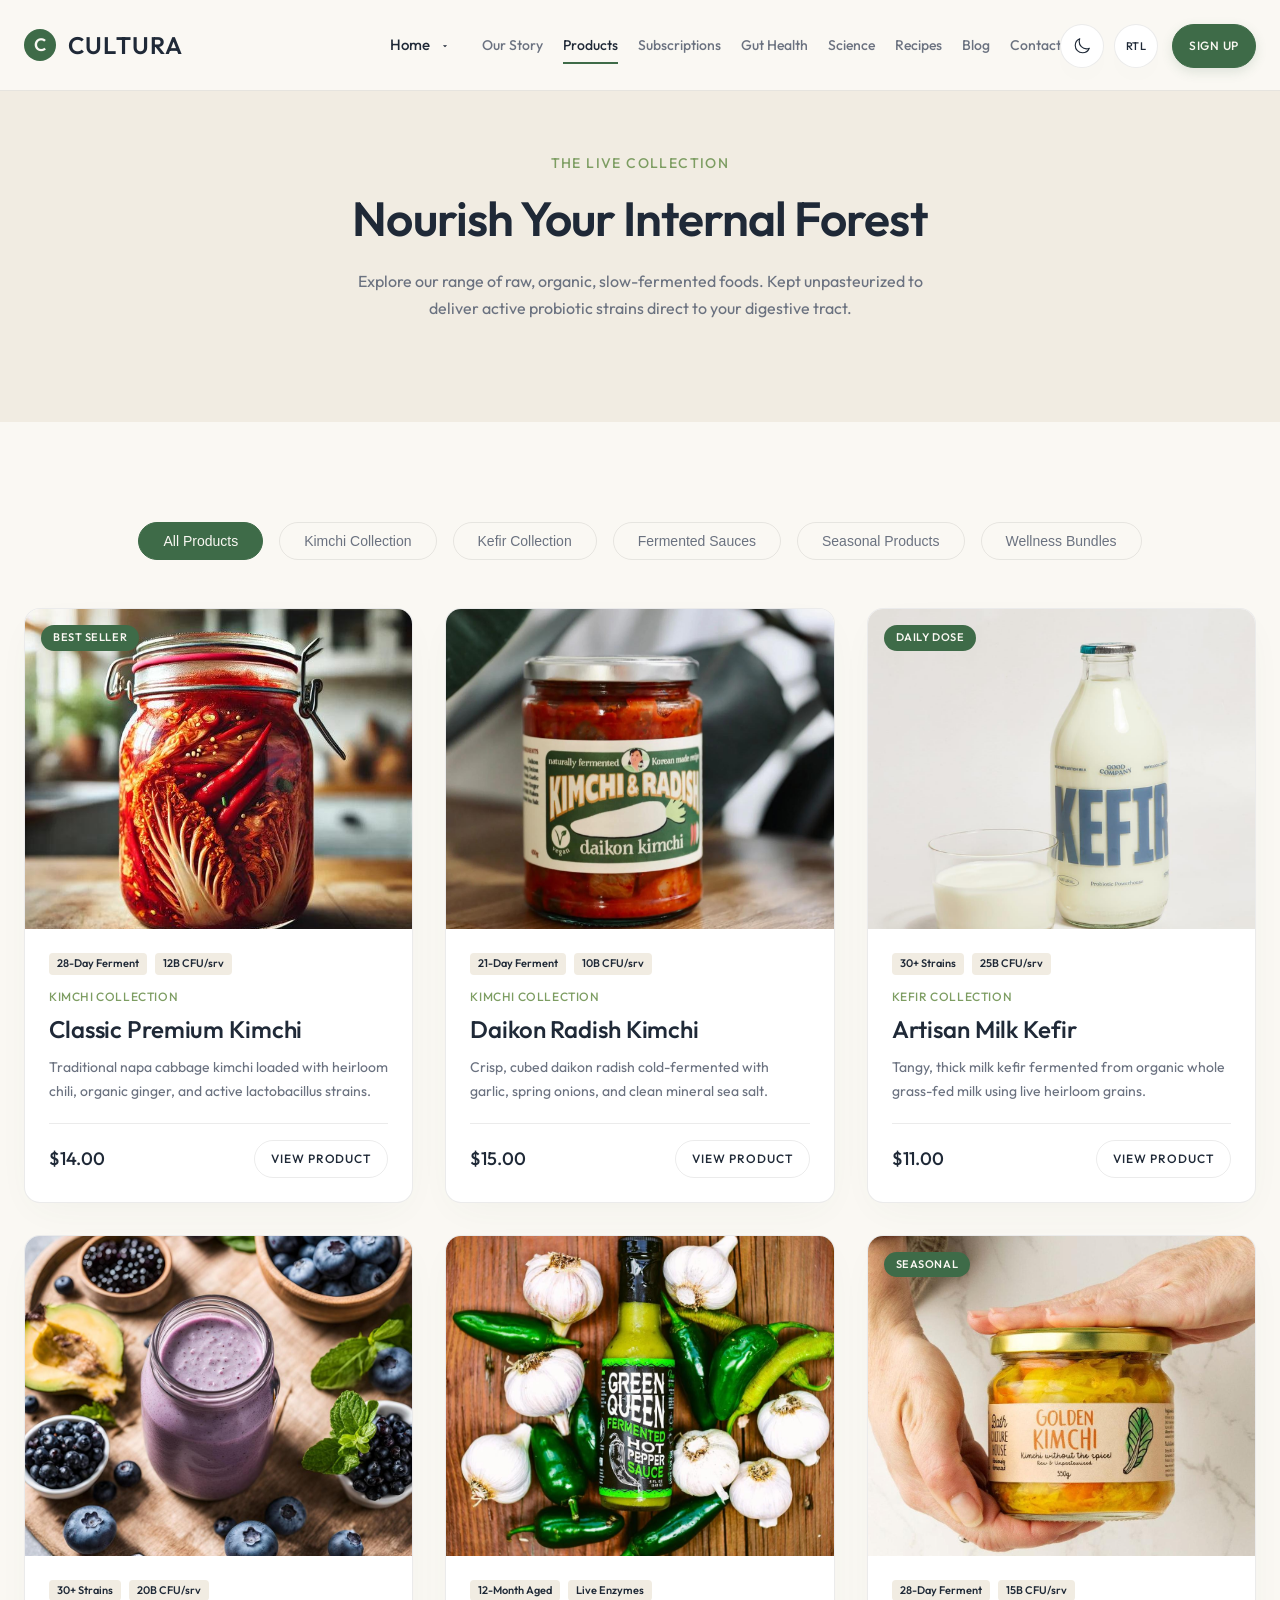
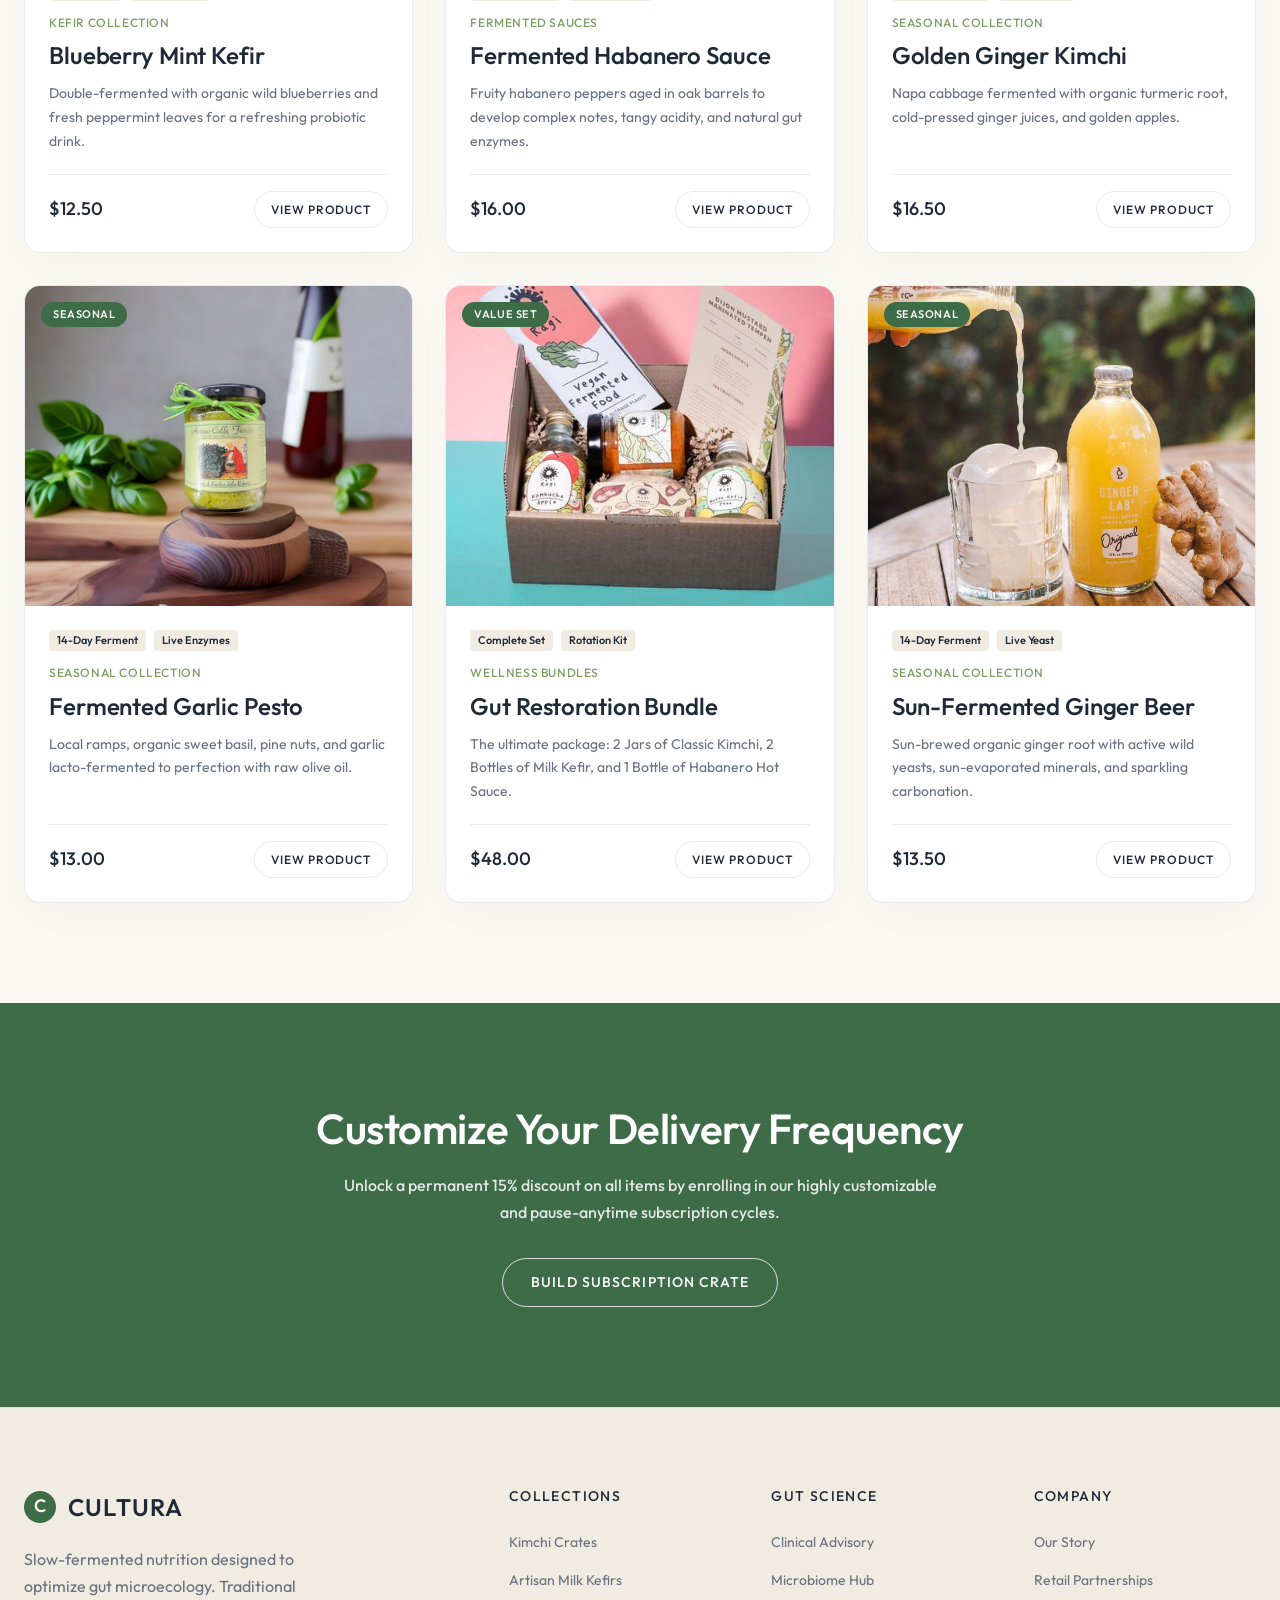
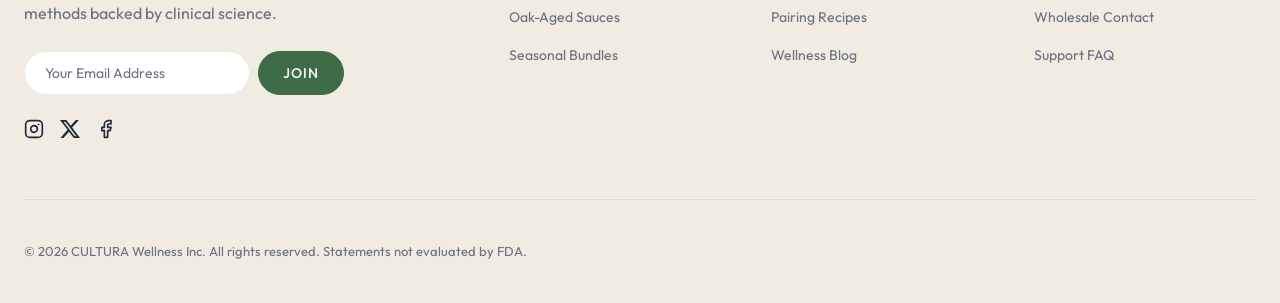
<file: products.html>
﻿<!DOCTYPE html>
<html lang="en">

<head>
  <meta charset="UTF-8">
  <meta name="viewport" content="width=device-width, initial-scale=1.0">
  <title>CULTURA | Premium Fermented Collections</title>
  <meta name="description"
    content="Shop CULTURA's range of organic live-cultured kimchi, artisan milk kefir, and oak-aged fermented hot sauces. Raw, unpasteurized, and full of active biology.">
  <link rel="stylesheet" href="css/style.css">
  <style>
    .filter-bar {
      display: flex;
      justify-content: center;
      gap: 16px;
      margin-bottom: 48px;
      flex-wrap: wrap;
    }

    .filter-btn {
      background: none;
      border: 1px solid var(--border);
      padding: 10px 24px;
      border-radius: 40px;
      cursor: pointer;
      font-size: 14px;
      font-weight: 520;
      color: var(--text-secondary);
      transition: var(--transition);
    }

    .filter-btn.active,
    .filter-btn:hover {
      background-color: var(--primary);
      color: #FAF8F3;
      border-color: var(--primary);
    }

    .product-badges-container {
      display: flex;
      gap: 8px;
      margin-bottom: 12px;
    }

    .product-metric-badge {
      background-color: var(--bg-secondary);
      color: var(--text-primary);
      padding: 2px 8px;
      border-radius: 4px;
      font-size: 11px;
      font-weight: 550;
    }
  </style>
  <link rel="icon" type="image/x-icon" href="assets/images/favicon.ico">
  <link rel="icon" type="image/png" sizes="32x32" href="assets/images/favicon-32x32.png">
  <link rel="icon" type="image/png" sizes="16x16" href="assets/images/favicon-16x16.png">
  <link rel="apple-touch-icon" sizes="180x180" href="assets/images/apple-touch-icon.png">
  <link rel="icon" type="image/svg+xml" href="assets/images/favicon.svg">
</head>

<body>

  <!-- Floating Theme and RTL Controls Wrapper -->
  <div class="theme-rtl-controls">
    <button class="theme-toggle" aria-label="Toggle Theme"></button>
    <button class="rtl-toggle" aria-label="Toggle Layout Direction">RTL</button>
    <a href="signup.html" class="signup-btn">Sign Up</a>
  </div>

  <!-- Header -->
  <header class="header">
    <div class="navbar">
      <div class="logo-container">
        <a href="index.html" class="logo-container">
          <div class="logo-icon">C</div>
          <span class="logo-text">CULTURA</span>
        </a>
      </div>

      <nav class="nav-menu">
        <div class="nav-dropdown">
          <button class="nav-link dropdown-toggle" aria-expanded="false">
            Home <span class="caret"><svg xmlns="http://www.w3.org/2000/svg" width="10" height="10" viewBox="0 0 24 24" fill="currentColor" style="vertical-align:middle;margin-inline-start:4px;"><path d="M7 10l5 5 5-5z"/></svg></span>
          </button>
          <div class="dropdown-menu">
            <a href="index.html" class="dropdown-item">Home 1 - Classic</a>
            <a href="home-2.html" class="dropdown-item">Home 2 - Science</a>
          </div>
        </div>
        <a href="story.html" class="nav-link">Our Story</a>
        <a href="products.html" class="nav-link active">Products</a>
        <a href="subscriptions.html" class="nav-link">Subscriptions</a>
        <a href="gut-health.html" class="nav-link">Gut Health</a>
        <a href="science.html" class="nav-link">Science</a>
        <a href="recipes.html" class="nav-link">Recipes</a>
        <a href="blog.html" class="nav-link">Blog</a>
        <a href="contact.html" class="nav-link">Contact</a>
      </nav>

      <div class="nav-actions">
        
        <button class="hamburger" aria-label="Toggle Menu">
          <span></span>
          <span></span>
          <span></span>
        </button>
      </div>
    </div>
  </header>

  <!-- Mobile Drawer -->
  <div class="mobile-nav">
    <nav class="nav-menu">
      <span class="mobile-nav-heading"
        style="padding-inline: 16px; font-size: 11px; text-transform: uppercase; color: var(--text-secondary); font-weight: 550; display: block; margin-top: 10px; margin-bottom: 5px;">Home
        Options</span>
      <a href="index.html" class="nav-link" style="padding-inline-start: 24px;">Home 1 - Classic</a>
      <a href="home-2.html" class="nav-link" style="padding-inline-start: 24px;">Home 2 - Science</a>
      <a href="story.html" class="nav-link">Our Story</a>
      <a href="products.html" class="nav-link active">Products</a>
      <a href="subscriptions.html" class="nav-link">Subscriptions</a>
      <a href="gut-health.html" class="nav-link">Gut Health</a>
      <a href="science.html" class="nav-link">Science</a>
      <a href="recipes.html" class="nav-link">Recipes</a>
      <a href="blog.html" class="nav-link">Blog</a>
      <a href="contact.html" class="nav-link">Contact</a>
      
    </nav>
  </div>

  <!-- Header Banner -->
  <section class="section-padding"
    style="background-color: var(--bg-secondary); padding-top: 150px; text-align: center;">
    <div class="container">
      <span
        style="font-size: 14px; font-weight: 480; text-transform: uppercase; color: var(--secondary); letter-spacing: 0.1em;">The
        Live Collection</span>
      <h1 style="margin-top: 12px; font-size: 48px;">Nourish Your Internal Forest</h1>
      <p style="max-width: 600px; margin: 20px auto 0; color: var(--text-secondary);">Explore our range of raw, organic,
        slow-fermented foods. Kept unpasteurized to deliver active probiotic strains direct to your digestive tract.</p>
    </div>
  </section>

  <!-- Product Catalog section -->
  <section class="section-padding">
    <div class="container">

      <!-- Filter Bar -->
      <div class="filter-bar">
        <button class="filter-btn active" data-filter="all">All Products</button>
        <button class="filter-btn" data-filter="kimchi">Kimchi Collection</button>
        <button class="filter-btn" data-filter="kefir">Kefir Collection</button>
        <button class="filter-btn" data-filter="sauces">Fermented Sauces</button>
        <button class="filter-btn" data-filter="seasonal">Seasonal Products</button>
        <button class="filter-btn" data-filter="bundles">Wellness Bundles</button>
      </div>

      <!-- Catalog Grid -->
      <div class="product-grid" id="catalog-grid">

        <!-- Product 1 (Kimchi) -->
        <div class="product-card catalog-item" data-category="kimchi">
          <span class="product-card-badge">Best Seller</span>
          <div class="product-card-image">
            <img src="assets/images/product1.jpg" alt="Classic Napa Kimchi Jar">
          </div>
          <div class="product-card-info">
            <div>
              <div class="product-badges-container">
                <span class="product-metric-badge">28-Day Ferment</span>
                <span class="product-metric-badge">12B CFU/srv</span>
              </div>
              <span class="product-meta">Kimchi Collection</span>
              <h3 class="product-title">Classic Premium Kimchi</h3>
              <p class="product-excerpt">Traditional napa cabbage kimchi loaded with heirloom chili, organic ginger, and
                active lactobacillus strains.</p>
            </div>
            <div class="product-footer">
              <span class="product-price">$14.00</span>
              <a href="product-details.html" class="btn btn-secondary" style="padding: 8px 16px; font-size: 12px;">View
                Product</a>
            </div>
          </div>
        </div>

        <!-- Product 2 (Kimchi) -->
        <div class="product-card catalog-item" data-category="kimchi">
          <div class="product-card-image">
            <img src="assets/images/product2.jpg" alt=" White Radish Daikon Kimchi Jar">
          </div>
          <div class="product-card-info">
            <div>
              <div class="product-badges-container">
                <span class="product-metric-badge">21-Day Ferment</span>
                <span class="product-metric-badge">10B CFU/srv</span>
              </div>
              <span class="product-meta">Kimchi Collection</span>
              <h3 class="product-title">Daikon Radish Kimchi</h3>
              <p class="product-excerpt">Crisp, cubed daikon radish cold-fermented with garlic, spring onions, and clean
                mineral sea salt.</p>
            </div>
            <div class="product-footer">
              <span class="product-price">$15.00</span>
              <a href="product-details.html" class="btn btn-secondary" style="padding: 8px 16px; font-size: 12px;">View
                Product</a>
            </div>
          </div>
        </div>

        <!-- Product 3 (Kefir) -->
        <div class="product-card catalog-item" data-category="kefir">
          <span class="product-card-badge">Daily Dose</span>
          <div class="product-card-image">
            <img src="assets/images/product3.jpg" alt="Artisan Milk Kefir Bottle">
          </div>
          <div class="product-card-info">
            <div>
              <div class="product-badges-container">
                <span class="product-metric-badge">30+ Strains</span>
                <span class="product-metric-badge">25B CFU/srv</span>
              </div>
              <span class="product-meta">Kefir Collection</span>
              <h3 class="product-title">Artisan Milk Kefir</h3>
              <p class="product-excerpt">Tangy, thick milk kefir fermented from organic whole grass-fed milk using live
                heirloom grains.</p>
            </div>
            <div class="product-footer">
              <span class="product-price">$11.00</span>
              <a href="product-details.html" class="btn btn-secondary" style="padding: 8px 16px; font-size: 12px;">View
                Product</a>
            </div>
          </div>
        </div>

        <!-- Product 4 (Kefir) -->
        <div class="product-card catalog-item" data-category="kefir">
          <div class="product-card-image">
            <img src="assets/images/product4.jpg" alt="Blueberry Mint Milk Kefir Bottle">
          </div>
          <div class="product-card-info">
            <div>
              <div class="product-badges-container">
                <span class="product-metric-badge">30+ Strains</span>
                <span class="product-metric-badge">20B CFU/srv</span>
              </div>
              <span class="product-meta">Kefir Collection</span>
              <h3 class="product-title">Blueberry Mint Kefir</h3>
              <p class="product-excerpt">Double-fermented with organic wild blueberries and fresh peppermint leaves for
                a refreshing probiotic drink.</p>
            </div>
            <div class="product-footer">
              <span class="product-price">$12.50</span>
              <a href="product-details.html" class="btn btn-secondary" style="padding: 8px 16px; font-size: 12px;">View
                Product</a>
            </div>
          </div>
        </div>

        <!-- Product 5 (Sauces) -->
        <div class="product-card catalog-item" data-category="sauces">
          <div class="product-card-image">
            <img src="assets/images/product5.jpg" alt="Fermented Chili Sauce Bottle">
          </div>
          <div class="product-card-info">
            <div>
              <div class="product-badges-container">
                <span class="product-metric-badge">12-Month Aged</span>
                <span class="product-metric-badge">Live Enzymes</span>
              </div>
              <span class="product-meta">Fermented Sauces</span>
              <h3 class="product-title">Fermented Habanero Sauce</h3>
              <p class="product-excerpt">Fruity habanero peppers aged in oak barrels to develop complex notes, tangy
                acidity, and natural gut enzymes.</p>
            </div>
            <div class="product-footer">
              <span class="product-price">$16.00</span>
              <a href="product-details.html" class="btn btn-secondary" style="padding: 8px 16px; font-size: 12px;">View
                Product</a>
            </div>
          </div>
        </div>

        <!-- Product 6 (Seasonal) -->
        <div class="product-card catalog-item" data-category="seasonal">
          <span class="product-card-badge">Seasonal</span>
          <div class="product-card-image">
            <img src="assets/images/product6.jpg" alt="Golden Ginger Turmeric Kimchi Jar">
          </div>
          <div class="product-card-info">
            <div>
              <div class="product-badges-container">
                <span class="product-metric-badge">28-Day Ferment</span>
                <span class="product-metric-badge">15B CFU/srv</span>
              </div>
              <span class="product-meta">Seasonal Collection</span>
              <h3 class="product-title">Golden Ginger Kimchi</h3>
              <p class="product-excerpt">Napa cabbage fermented with organic turmeric root, cold-pressed ginger juices,
                and golden apples.</p>
            </div>
            <div class="product-footer">
              <span class="product-price">$16.50</span>
              <a href="product-details.html" class="btn btn-secondary" style="padding: 8px 16px; font-size: 12px;">View
                Product</a>
            </div>
          </div>
        </div>

        <!-- Product 7 (Seasonal) -->
        <div class="product-card catalog-item" data-category="seasonal">
          <span class="product-card-badge">Seasonal</span>
          <div class="product-card-image">
            <img src="assets/images/product7.jpg" alt="Fermented Garlic Herb Pesto Jar">
          </div>
          <div class="product-card-info">
            <div>
              <div class="product-badges-container">
                <span class="product-metric-badge">14-Day Ferment</span>
                <span class="product-metric-badge">Live Enzymes</span>
              </div>
              <span class="product-meta">Seasonal Collection</span>
              <h3 class="product-title">Fermented Garlic Pesto</h3>
              <p class="product-excerpt">Local ramps, organic sweet basil, pine nuts, and garlic lacto-fermented to
                perfection with raw olive oil.</p>
            </div>
            <div class="product-footer">
              <span class="product-price">$13.00</span>
              <a href="product-details.html" class="btn btn-secondary" style="padding: 8px 16px; font-size: 12px;">View
                Product</a>
            </div>
          </div>
        </div>

        <!-- Product 8 (Bundles) -->
        <div class="product-card catalog-item" data-category="bundles">
          <span class="product-card-badge">Value Set</span>
          <div class="product-card-image">
            <!-- Unique image for restoration bundle -->
            <img src="assets/images/product8.jpg" alt="Ultimate Gut Restoration Bundle pack">
          </div>
          <div class="product-card-info">
            <div>
              <div class="product-badges-container">
                <span class="product-metric-badge">Complete Set</span>
                <span class="product-metric-badge">Rotation Kit</span>
              </div>
              <span class="product-meta">Wellness Bundles</span>
              <h3 class="product-title">Gut Restoration Bundle</h3>
              <p class="product-excerpt">The ultimate package: 2 Jars of Classic Kimchi, 2 Bottles of Milk Kefir, and 1
                Bottle of Habanero Hot Sauce.</p>
            </div>
            <div class="product-footer">
              <span class="product-price">$48.00</span>
              <a href="product-details.html" class="btn btn-secondary" style="padding: 8px 16px; font-size: 12px;">View
                Product</a>
            </div>
          </div>
        </div>

        <!-- Product 9 (Seasonal/Beverage) -->
        <div class="product-card catalog-item" data-category="seasonal">
          <span class="product-card-badge">Seasonal</span>
          <div class="product-card-image">
            <img src="assets/images/product9.jpg" alt="Sun-Fermented Ginger Beer Bottle">
          </div>
          <div class="product-card-info">
            <div>
              <div class="product-badges-container">
                <span class="product-metric-badge">14-Day Ferment</span>
                <span class="product-metric-badge">Live Yeast</span>
              </div>
              <span class="product-meta">Seasonal Collection</span>
              <h3 class="product-title">Sun-Fermented Ginger Beer</h3>
              <p class="product-excerpt">Sun-brewed organic ginger root with active wild yeasts, sun-evaporated
                minerals, and sparkling carbonation.</p>
            </div>
            <div class="product-footer">
              <span class="product-price">$13.50</span>
              <a href="product-details.html" class="btn btn-secondary" style="padding: 8px 16px; font-size: 12px;">View
                Product</a>
            </div>
          </div>
        </div>

      </div>
    </div>
  </section>

  <!-- CTA Banner -->
  <section class="section-padding" style="background-color: var(--primary); color: white; text-align: center;">
    <div class="container">
      <h2 style="color: white; margin-bottom: 16px;">Customize Your Delivery Frequency</h2>
      <p style="max-width: 600px; margin: 0 auto 32px; color: rgba(255,255,255,0.85); font-weight: 480;">Unlock a
        permanent 15% discount on all items by enrolling in our highly customizable and pause-anytime subscription
        cycles.</p>
      <a href="subscriptions.html" class="btn btn-secondary"
        style="color: white; border-color: rgba(255,255,255,0.8);">Build Subscription Crate</a>
    </div>
  </section>

  <!-- Footer -->
  <footer class="footer">
    <div class="container">
      <div class="footer-grid">
        <div class="footer-column">
          <a href="index.html" class="logo-container" style="margin-bottom: 20px; text-decoration: none;">
            <div class="logo-icon">C</div>
            <span class="logo-text">CULTURA</span>
          </a>
          <p style="margin-bottom: 24px; max-width: 320px;">Slow-fermented nutrition designed to optimize gut
            microecology. Traditional methods backed by clinical science.</p>
          <form style="display: flex; gap: 8px; max-width: 320px;"
            onsubmit="event.preventDefault(); alert('Thank you for subscribing to CULTURA!');">
            <input type="email" placeholder="Your Email Address" class="form-control"
              style="border-radius: 40px; padding: 12px 20px;" required>
            <button type="submit" class="btn btn-primary" style="padding: 12px 24px;">Join</button>
          </form>
          <div class="footer-social-links" style="display: flex; gap: 16px; margin-top: 24px;">
            <a href="#" class="social-icon-hover" style="color: var(--text-primary);" aria-label="Instagram">
              <svg style="width: 20px; height: 20px;" viewBox="0 0 24 24" fill="none" stroke="currentColor"
                stroke-width="2" stroke-linecap="round" stroke-linejoin="round">
                <rect x="2" y="2" width="20" height="20" rx="5" ry="5"></rect>
                <path d="M16 11.37A4 4 0 1 1 12.63 8 4 4 0 0 1 16 11.37z"></path>
                <line x1="17.5" y1="6.5" x2="17.51" y2="6.5"></line>
              </svg>
            </a>
            <a href="#" class="social-icon-hover" style="color: var(--text-primary);" aria-label="X (formerly Twitter)">
              <svg style="width: 20px; height: 20px;" viewBox="0 0 24 24" fill="currentColor"><path d="M18.901 1.153h3.68l-8.04 9.19L24 22.846h-7.406l-5.8-7.584-6.638 7.584H.474l8.6-9.83L0 1.154h7.594l5.243 6.932ZM17.61 20.644h2.039L6.486 3.24H4.298Z"/></svg>
            </a>
            <a href="#" class="social-icon-hover" style="color: var(--text-primary);" aria-label="Facebook">
              <svg style="width: 20px; height: 20px;" viewBox="0 0 24 24" fill="none" stroke="currentColor"
                stroke-width="2" stroke-linecap="round" stroke-linejoin="round">
                <path d="M18 2h-3a5 5 0 0 0-5 5v3H7v4h3v8h4v-8h3l1-4h-4V7a1 1 0 0 1 1-1h3z"></path>
              </svg>
            </a>
          </div>
        </div>

        <div class="footer-column">
          <h5>Collections</h5>
          <ul class="footer-links">
            <li><a href="products.html">Kimchi Crates</a></li>
            <li><a href="products.html">Artisan Milk Kefirs</a></li>
            <li><a href="products.html">Oak-Aged Sauces</a></li>
            <li><a href="products.html">Seasonal Bundles</a></li>
          </ul>
        </div>

        <div class="footer-column">
          <h5>Gut Science</h5>
          <ul class="footer-links">
            <li><a href="science.html">Clinical Advisory</a></li>
            <li><a href="gut-health.html">Microbiome Hub</a></li>
            <li><a href="recipes.html">Pairing Recipes</a></li>
            <li><a href="blog.html">Wellness Blog</a></li>
          </ul>
        </div>

        <div class="footer-column">
          <h5>Company</h5>
          <ul class="footer-links">
            <li><a href="story.html">Our Story</a></li>
            <li><a href="contact.html">Retail Partnerships</a></li>
            <li><a href="contact.html">Wholesale Contact</a></li>
            <li><a href="contact.html">Support FAQ</a></li>
          </ul>
        </div>
      </div>

      <div class="footer-bottom">
        <p style="font-size: 13px;">&copy; 2026 CULTURA Wellness Inc. All rights reserved. Statements not evaluated by
          FDA.</p>
      </div>
    </div>
  </footer>

  <script src="js/main.js"></script>
  <script>
    // Local Product Filtering script
    const buttons = document.querySelectorAll('.filter-btn');
    const items = document.querySelectorAll('.catalog-item');

    buttons.forEach(button => {
      button.addEventListener('click', () => {
        // Toggle Active Button Class
        buttons.forEach(btn => btn.classList.remove('active'));
        button.classList.add('active');

        const filter = button.getAttribute('data-filter');

        // Filter cards
        items.forEach(item => {
          if (filter === 'all') {
            item.style.display = 'flex';
          } else {
            if (item.getAttribute('data-category') === filter) {
              item.style.display = 'flex';
            } else {
              item.style.display = 'none';
            }
          }
        });
      });
    });

    // Check URL parameters for starting category filter
    const urlParams = new URLSearchParams(window.location.search);
    const cat = urlParams.get('category');
    if (cat) {
      const activeBtn = document.querySelector(`.filter-btn[data-filter="${cat}"]`);
      if (activeBtn) {
        activeBtn.click();
      }
    }
  </script>
</body>

</html>
</file>
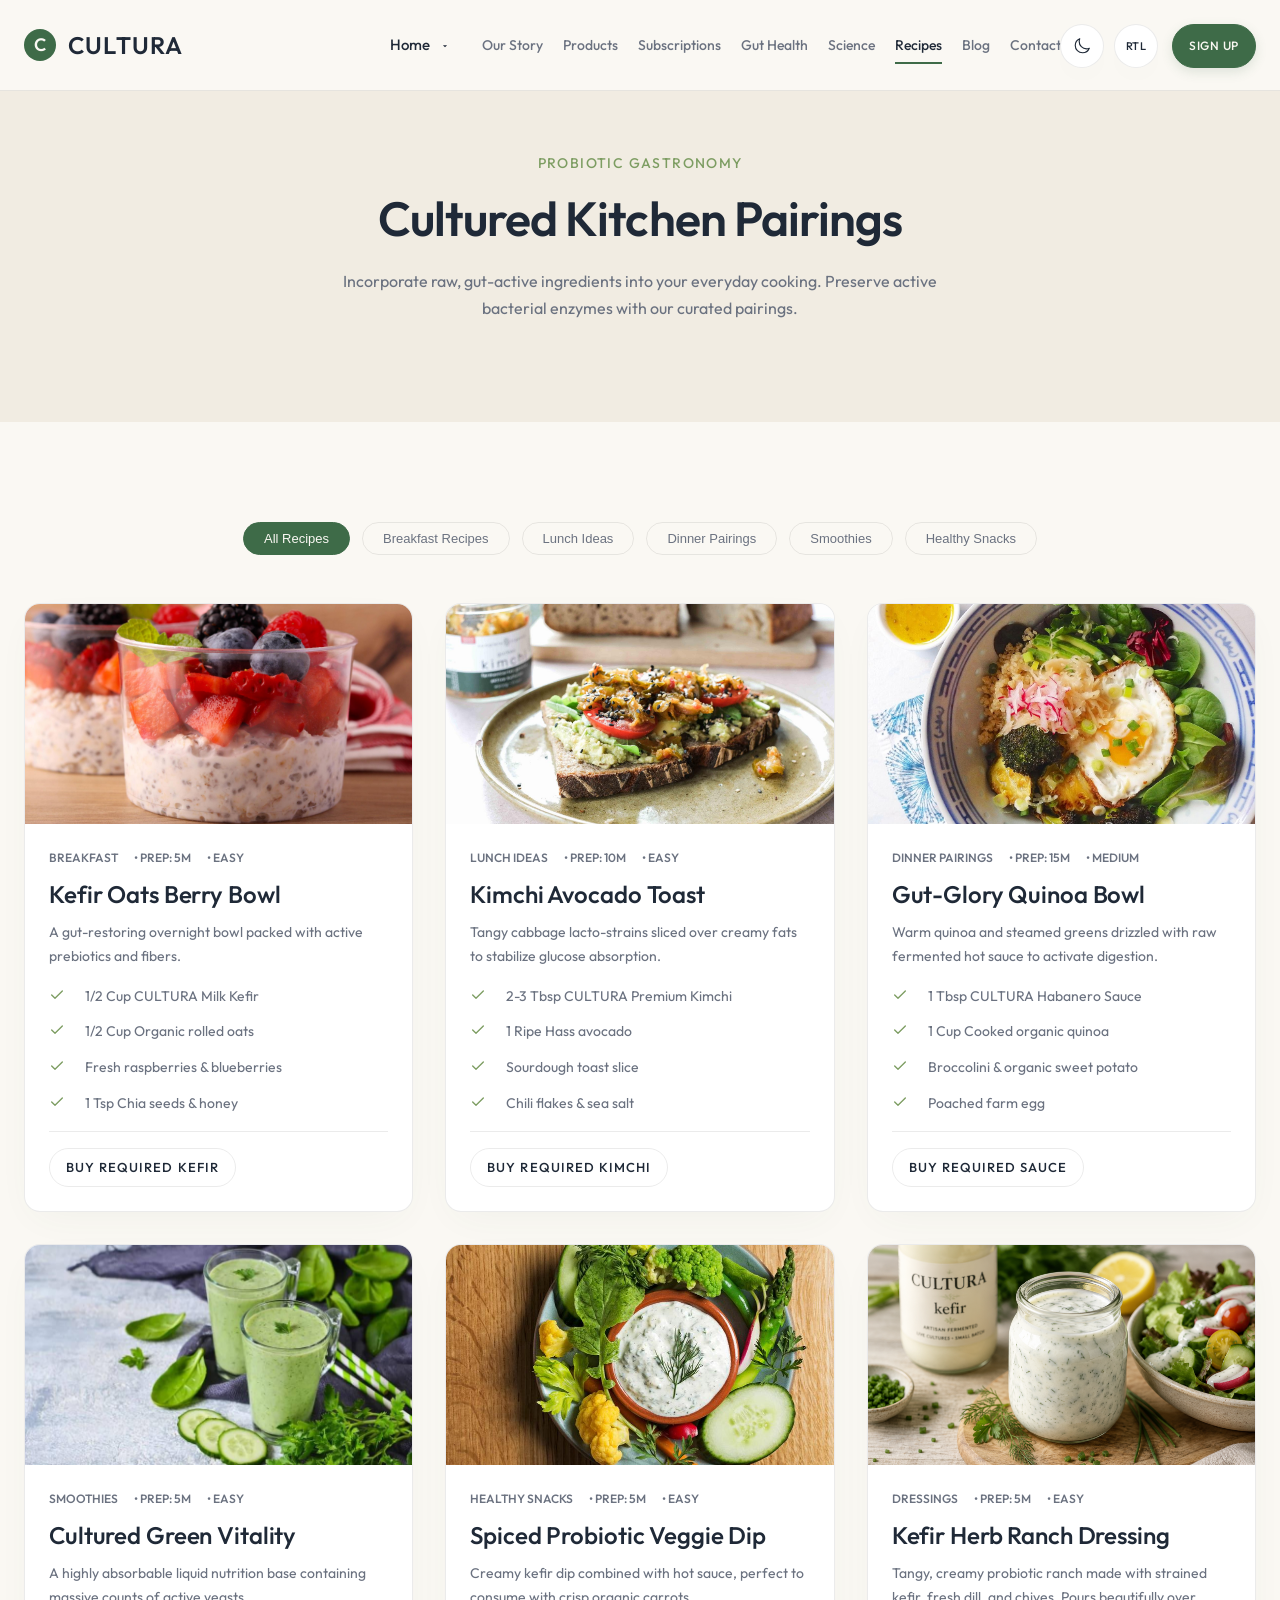
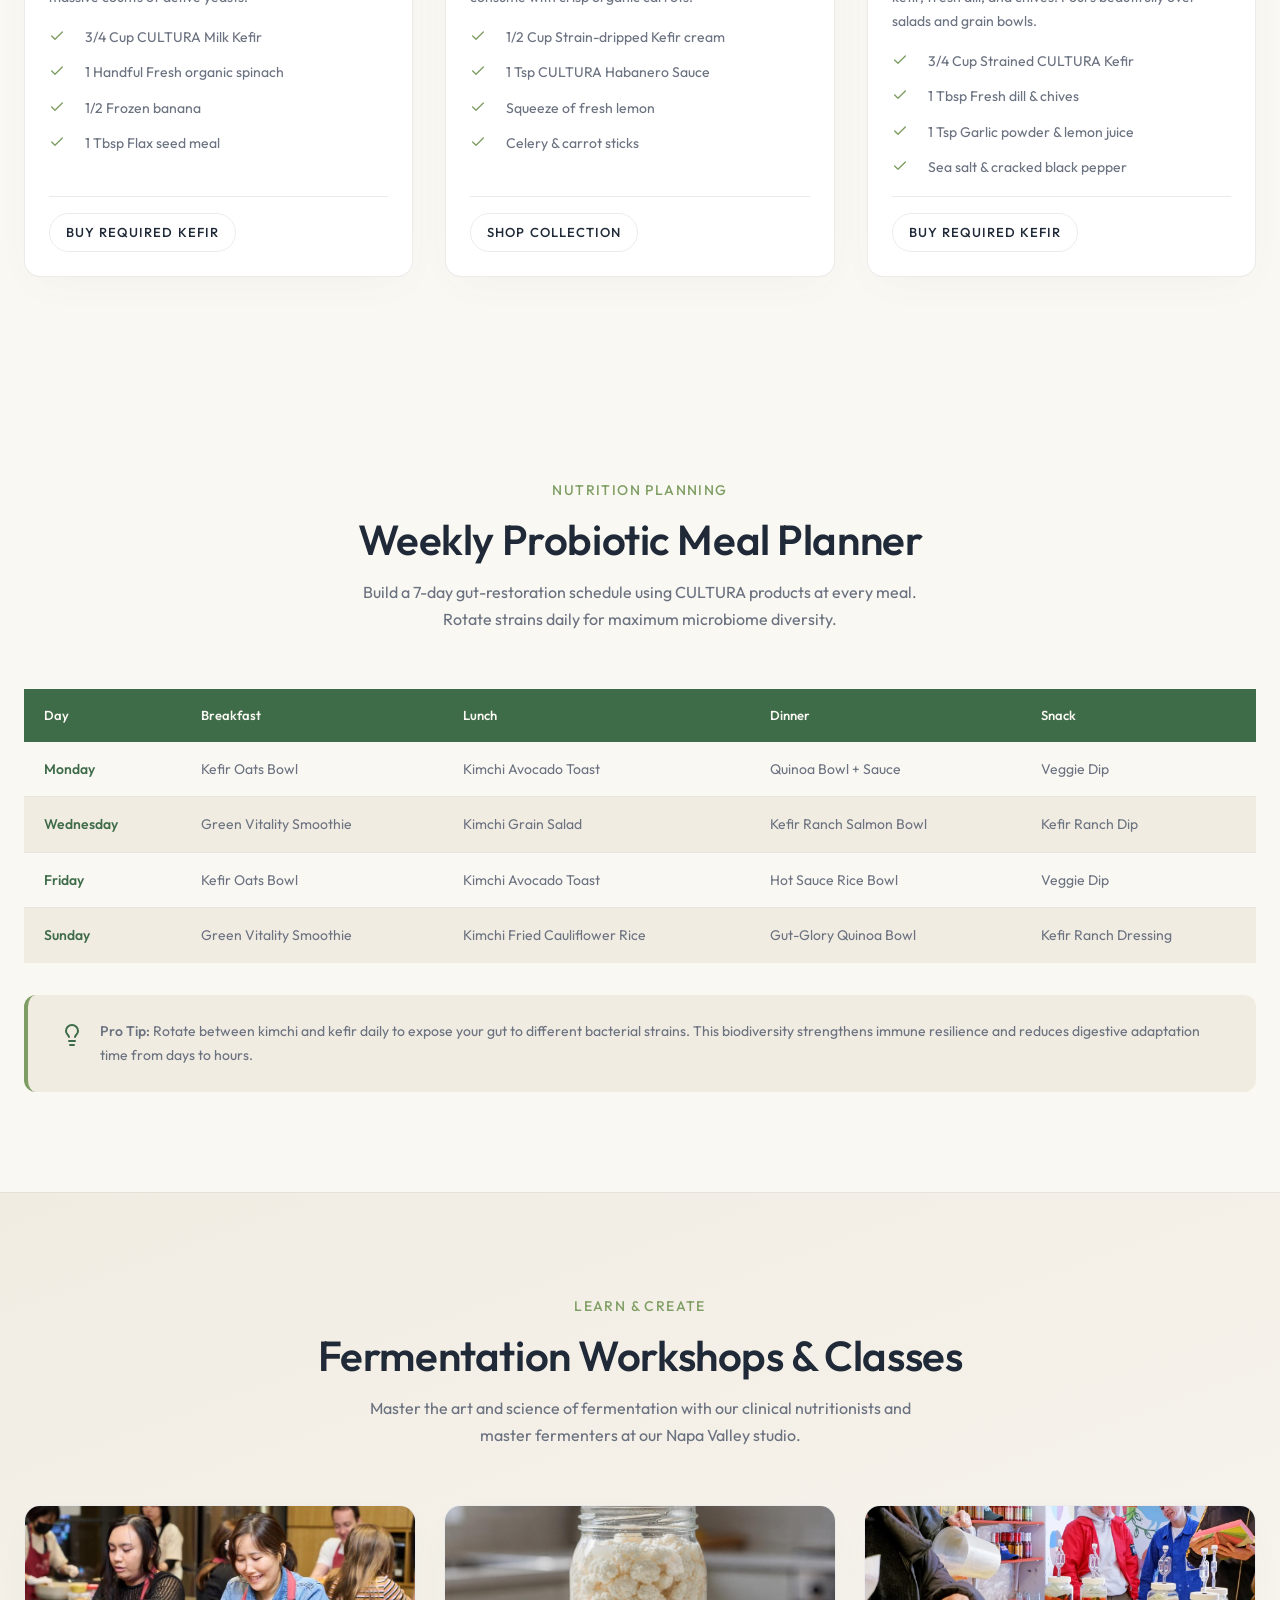
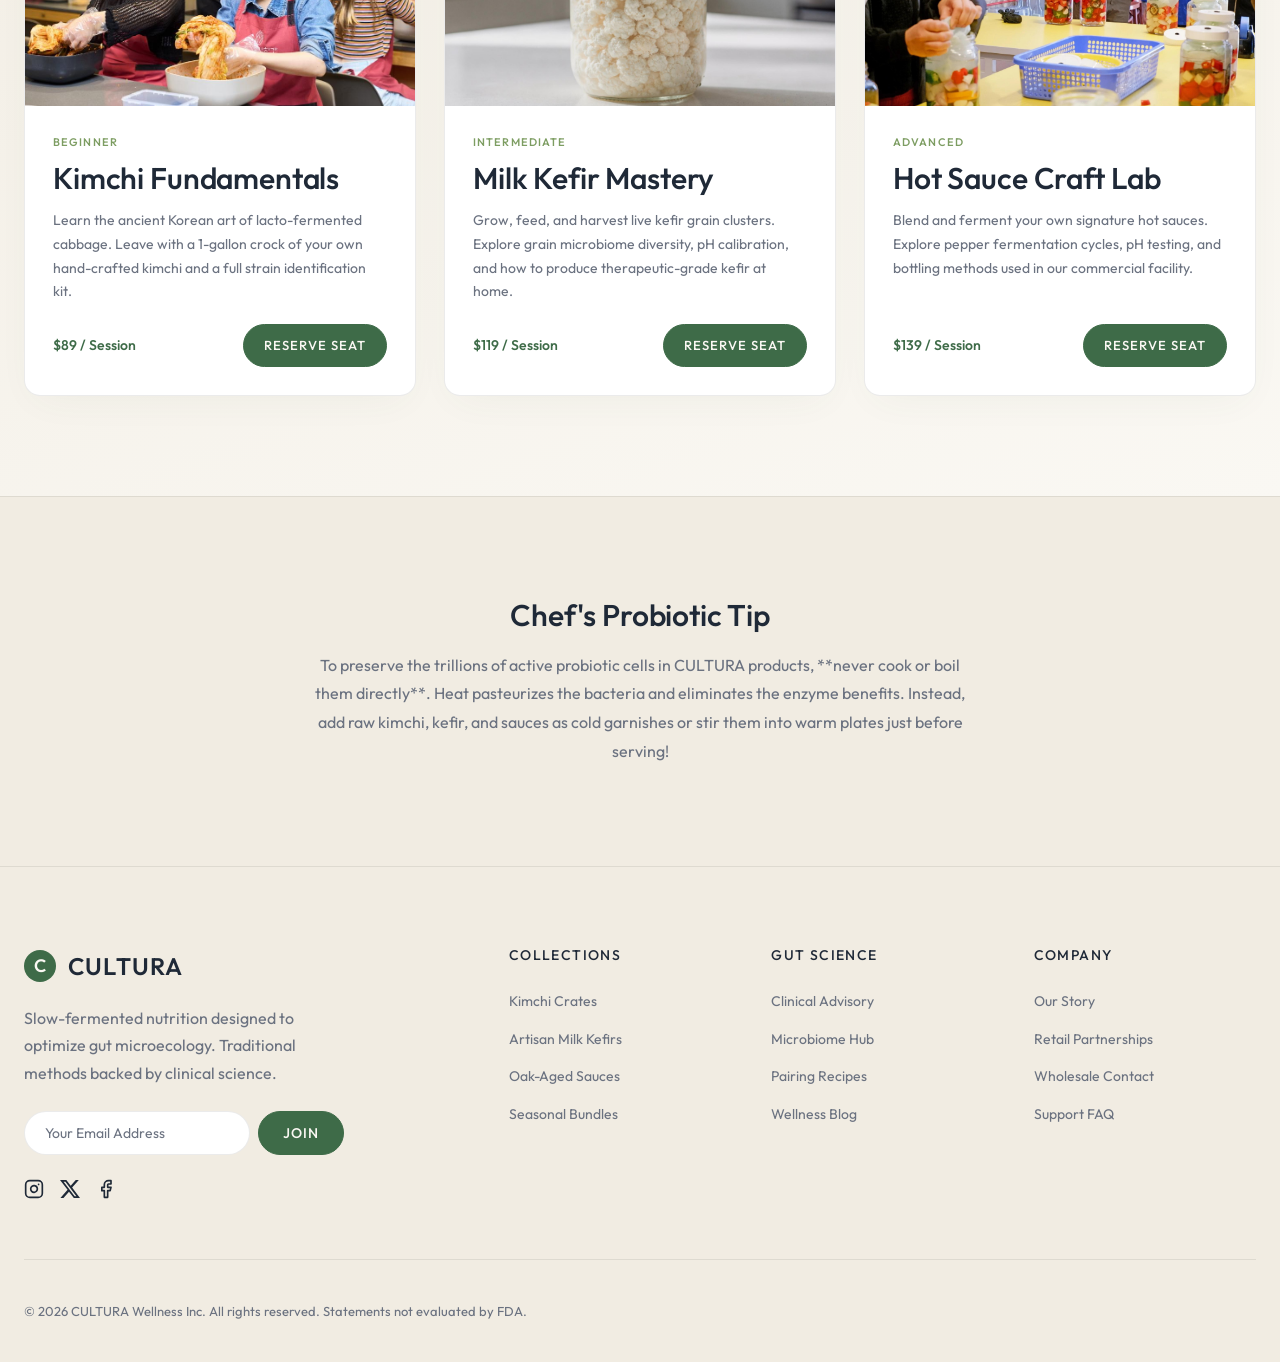
<file: recipes.html>
﻿<!DOCTYPE html>
<html lang="en">

<head>
  <meta charset="UTF-8">
  <meta name="viewport" content="width=device-width, initial-scale=1.0">
  <title>CULTURA | Probiotic Recipes & Fermented Food Pairings</title>
  <meta name="description"
    content="Discover healthy fermented recipes. Learn how to cook with raw kimchi, milk kefir, and fermented sauces to boost gut health.">
  <link rel="stylesheet" href="css/style.css">
  <style>
    .recipe-filter-container {
      display: flex;
      justify-content: center;
      gap: 12px;
      margin-bottom: 48px;
      flex-wrap: wrap;
    }

    .recipe-tag-filter {
      background: none;
      border: 1px solid var(--border);
      color: var(--text-secondary);
      padding: 8px 20px;
      border-radius: 20px;
      cursor: pointer;
      font-size: 13px;
      font-weight: 520;
      transition: var(--transition);
    }

    .recipe-tag-filter.active,
    .recipe-tag-filter:hover {
      background-color: var(--primary);
      color: #FAF8F3;
      border-color: var(--primary);
    }

    .recipe-meta-inline {
      display: flex;
      gap: 16px;
      font-size: 12px;
      color: var(--text-secondary);
      margin-bottom: 12px;
      text-transform: uppercase;
      font-weight: 550;
    }
  </style>
  <link rel="icon" type="image/x-icon" href="assets/images/favicon.ico">
  <link rel="icon" type="image/png" sizes="32x32" href="assets/images/favicon-32x32.png">
  <link rel="icon" type="image/png" sizes="16x16" href="assets/images/favicon-16x16.png">
  <link rel="apple-touch-icon" sizes="180x180" href="assets/images/apple-touch-icon.png">
  <link rel="icon" type="image/svg+xml" href="assets/images/favicon.svg">
</head>

<body>

  <!-- Floating Theme and RTL Controls Wrapper -->
  <div class="theme-rtl-controls">
    <button class="theme-toggle" aria-label="Toggle Theme"></button>
    <button class="rtl-toggle" aria-label="Toggle Layout Direction">RTL</button>
    <a href="signup.html" class="signup-btn">Sign Up</a>
  </div>

  <!-- Header -->
  <header class="header">
    <div class="navbar">
      <div class="logo-container">
        <a href="index.html" class="logo-container">
          <div class="logo-icon">C</div>
          <span class="logo-text">CULTURA</span>
        </a>
      </div>

      <nav class="nav-menu">
        <div class="nav-dropdown">
          <button class="nav-link dropdown-toggle" aria-expanded="false">
            Home <span class="caret"><svg xmlns="http://www.w3.org/2000/svg" width="10" height="10" viewBox="0 0 24 24" fill="currentColor" style="vertical-align:middle;margin-inline-start:4px;"><path d="M7 10l5 5 5-5z"/></svg></span>
          </button>
          <div class="dropdown-menu">
            <a href="index.html" class="dropdown-item">Home 1 - Classic</a>
            <a href="home-2.html" class="dropdown-item">Home 2 - Science</a>
          </div>
        </div>
        <a href="story.html" class="nav-link">Our Story</a>
        <a href="products.html" class="nav-link">Products</a>
        <a href="subscriptions.html" class="nav-link">Subscriptions</a>
        <a href="gut-health.html" class="nav-link">Gut Health</a>
        <a href="science.html" class="nav-link">Science</a>
        <a href="recipes.html" class="nav-link active">Recipes</a>
        <a href="blog.html" class="nav-link">Blog</a>
        <a href="contact.html" class="nav-link">Contact</a>
      </nav>

      <div class="nav-actions">
        
        <button class="hamburger" aria-label="Toggle Menu">
          <span></span>
          <span></span>
          <span></span>
        </button>
      </div>
    </div>
  </header>

  <!-- Mobile Drawer -->
  <div class="mobile-nav">
    <nav class="nav-menu">
      <span class="mobile-nav-heading"
        style="padding-inline: 16px; font-size: 11px; text-transform: uppercase; color: var(--text-secondary); font-weight: 550; display: block; margin-top: 10px; margin-bottom: 5px;">Home
        Options</span>
      <a href="index.html" class="nav-link" style="padding-inline-start: 24px;">Home 1 - Classic</a>
      <a href="home-2.html" class="nav-link" style="padding-inline-start: 24px;">Home 2 - Science</a>
      <a href="story.html" class="nav-link">Our Story</a>
      <a href="products.html" class="nav-link">Products</a>
      <a href="subscriptions.html" class="nav-link">Subscriptions</a>
      <a href="gut-health.html" class="nav-link">Gut Health</a>
      <a href="science.html" class="nav-link">Science</a>
      <a href="recipes.html" class="nav-link active">Recipes</a>
      <a href="blog.html" class="nav-link">Blog</a>
      <a href="contact.html" class="nav-link">Contact</a>
    </nav>
  </div>

  <!-- Header Banner -->
  <section class="section-padding"
    style="background-color: var(--bg-secondary); padding-top: 150px; text-align: center;">
    <div class="container">
      <span
        style="font-size: 14px; font-weight: 480; text-transform: uppercase; color: var(--secondary); letter-spacing: 0.1em;">Probiotic
        Gastronomy</span>
      <h1 style="margin-top: 12px; font-size: 48px;">Cultured Kitchen Pairings</h1>
      <p style="max-width: 600px; margin: 20px auto 0; color: var(--text-secondary);">Incorporate raw, gut-active
        ingredients into your everyday cooking. Preserve active bacterial enzymes with our curated pairings.</p>
    </div>
  </section>

  <!-- Filter & Recipes Grid -->
  <section class="section-padding">
    <div class="container">

      <!-- Categories Tag Filter -->
      <div class="recipe-filter-container">
        <button class="recipe-tag-filter active" data-category="all">All Recipes</button>
        <button class="recipe-tag-filter" data-category="breakfast">Breakfast Recipes</button>
        <button class="recipe-tag-filter" data-category="lunch">Lunch Ideas</button>
        <button class="recipe-tag-filter" data-category="dinner">Dinner Pairings</button>
        <button class="recipe-tag-filter" data-category="smoothies">Smoothies</button>
        <button class="recipe-tag-filter" data-category="snacks">Healthy Snacks</button>
      </div>

      <!-- Recipes Grid -->
      <div class="product-grid recipe-grid">

        <!-- Recipe 1: Breakfast -->
        <div class="product-card recipe-card" data-category="breakfast">
          <div class="product-card-image" style="height: 220px;">
            <!-- Unique image for oats recipe -->
            <img src="assets/images/recipe1.jpg" alt="Probiotic Oats Berry Bowl">
          </div>
          <div class="product-card-info" style="padding: 24px; text-align: start; display: flex; flex-direction: column; flex: 1;">
            <div>
              <div class="recipe-meta-inline">
                <span>Breakfast</span>
                <span>&bull; Prep: 5m</span>
                <span>&bull; Easy</span>
              </div>
              <h3 class="product-title">Kefir Oats Berry Bowl</h3>
              <p class="product-excerpt" style="font-size: 14px; margin-bottom: 8px;">A gut-restoring overnight bowl
                packed with active prebiotics and fibers.</p>

              <!-- Standardized bullet lists with icon/content blocks -->
              <ul class="bullet-list" style="margin-block: 16px;">
                <li>
                  <span class="icon"><svg xmlns="http://www.w3.org/2000/svg" width="16" height="16" viewBox="0 0 24 24" fill="none" stroke="currentColor" stroke-width="2" stroke-linecap="round" stroke-linejoin="round"><polyline points="20 6 9 17 4 12"></polyline></svg></span>
                  <span class="content">1/2 Cup CULTURA Milk Kefir</span>
                </li>
                <li>
                  <span class="icon"><svg xmlns="http://www.w3.org/2000/svg" width="16" height="16" viewBox="0 0 24 24" fill="none" stroke="currentColor" stroke-width="2" stroke-linecap="round" stroke-linejoin="round"><polyline points="20 6 9 17 4 12"></polyline></svg></span>
                  <span class="content">1/2 Cup Organic rolled oats</span>
                </li>
                <li>
                  <span class="icon"><svg xmlns="http://www.w3.org/2000/svg" width="16" height="16" viewBox="0 0 24 24" fill="none" stroke="currentColor" stroke-width="2" stroke-linecap="round" stroke-linejoin="round"><polyline points="20 6 9 17 4 12"></polyline></svg></span>
                  <span class="content">Fresh raspberries & blueberries</span>
                </li>
                <li>
                  <span class="icon"><svg xmlns="http://www.w3.org/2000/svg" width="16" height="16" viewBox="0 0 24 24" fill="none" stroke="currentColor" stroke-width="2" stroke-linecap="round" stroke-linejoin="round"><polyline points="20 6 9 17 4 12"></polyline></svg></span>
                  <span class="content">1 Tsp Chia seeds & honey</span>
                </li>
              </ul>
            </div>
            <div class="product-footer" style="margin-top: auto;">
              <a href="product-details.html" class="btn btn-secondary" style="font-size: 13px; padding: 8px 16px;">Buy
                Required Kefir</a>
            </div>
          </div>
        </div>

        <!-- Recipe 2: Lunch -->
        <div class="product-card recipe-card" data-category="lunch">
          <div class="product-card-image" style="height: 220px;">
            <!-- Unique image for toast recipe -->
            <img src="assets/images/recipe2.jpg" alt="Avocado Toast with Kimchi">
          </div>
          <div class="product-card-info" style="padding: 24px; text-align: start; display: flex; flex-direction: column; flex: 1;">
            <div>
              <div class="recipe-meta-inline">
                <span>Lunch Ideas</span>
                <span>&bull; Prep: 10m</span>
                <span>&bull; Easy</span>
              </div>
              <h3 class="product-title">Kimchi Avocado Toast</h3>
              <p class="product-excerpt" style="font-size: 14px; margin-bottom: 8px;">Tangy cabbage lacto-strains sliced
                over creamy fats to stabilize glucose absorption.</p>

              <ul class="bullet-list" style="margin-block: 16px;">
                <li>
                  <span class="icon"><svg xmlns="http://www.w3.org/2000/svg" width="16" height="16" viewBox="0 0 24 24" fill="none" stroke="currentColor" stroke-width="2" stroke-linecap="round" stroke-linejoin="round"><polyline points="20 6 9 17 4 12"></polyline></svg></span>
                  <span class="content">2-3 Tbsp CULTURA Premium Kimchi</span>
                </li>
                <li>
                  <span class="icon"><svg xmlns="http://www.w3.org/2000/svg" width="16" height="16" viewBox="0 0 24 24" fill="none" stroke="currentColor" stroke-width="2" stroke-linecap="round" stroke-linejoin="round"><polyline points="20 6 9 17 4 12"></polyline></svg></span>
                  <span class="content">1 Ripe Hass avocado</span>
                </li>
                <li>
                  <span class="icon"><svg xmlns="http://www.w3.org/2000/svg" width="16" height="16" viewBox="0 0 24 24" fill="none" stroke="currentColor" stroke-width="2" stroke-linecap="round" stroke-linejoin="round"><polyline points="20 6 9 17 4 12"></polyline></svg></span>
                  <span class="content">Sourdough toast slice</span>
                </li>
                <li>
                  <span class="icon"><svg xmlns="http://www.w3.org/2000/svg" width="16" height="16" viewBox="0 0 24 24" fill="none" stroke="currentColor" stroke-width="2" stroke-linecap="round" stroke-linejoin="round"><polyline points="20 6 9 17 4 12"></polyline></svg></span>
                  <span class="content">Chili flakes & sea salt</span>
                </li>
              </ul>
            </div>
            <div class="product-footer" style="margin-top: auto;">
              <a href="product-details.html" class="btn btn-secondary" style="font-size: 13px; padding: 8px 16px;">Buy
                Required Kimchi</a>
            </div>
          </div>
        </div>

        <!-- Recipe 3: Dinner -->
        <div class="product-card recipe-card" data-category="dinner">
          <div class="product-card-image" style="height: 220px;">
            <!-- Unique image for dinner bowl recipe -->
            <img src="assets/images/recipe3.jpg" alt="Quinoa Bowl with Fermented Sauce">
          </div>
          <div class="product-card-info" style="padding: 24px; text-align: start; display: flex; flex-direction: column; flex: 1;">
            <div>
              <div class="recipe-meta-inline">
                <span>Dinner Pairings</span>
                <span>&bull; Prep: 15m</span>
                <span>&bull; Medium</span>
              </div>
              <h3 class="product-title">Gut-Glory Quinoa Bowl</h3>
              <p class="product-excerpt" style="font-size: 14px; margin-bottom: 8px;">Warm quinoa and steamed greens
                drizzled with raw fermented hot sauce to activate digestion.</p>

              <ul class="bullet-list" style="margin-block: 16px;">
                <li>
                  <span class="icon"><svg xmlns="http://www.w3.org/2000/svg" width="16" height="16" viewBox="0 0 24 24" fill="none" stroke="currentColor" stroke-width="2" stroke-linecap="round" stroke-linejoin="round"><polyline points="20 6 9 17 4 12"></polyline></svg></span>
                  <span class="content">1 Tbsp CULTURA Habanero Sauce</span>
                </li>
                <li>
                  <span class="icon"><svg xmlns="http://www.w3.org/2000/svg" width="16" height="16" viewBox="0 0 24 24" fill="none" stroke="currentColor" stroke-width="2" stroke-linecap="round" stroke-linejoin="round"><polyline points="20 6 9 17 4 12"></polyline></svg></span>
                  <span class="content">1 Cup Cooked organic quinoa</span>
                </li>
                <li>
                  <span class="icon"><svg xmlns="http://www.w3.org/2000/svg" width="16" height="16" viewBox="0 0 24 24" fill="none" stroke="currentColor" stroke-width="2" stroke-linecap="round" stroke-linejoin="round"><polyline points="20 6 9 17 4 12"></polyline></svg></span>
                  <span class="content">Broccolini & organic sweet potato</span>
                </li>
                <li>
                  <span class="icon"><svg xmlns="http://www.w3.org/2000/svg" width="16" height="16" viewBox="0 0 24 24" fill="none" stroke="currentColor" stroke-width="2" stroke-linecap="round" stroke-linejoin="round"><polyline points="20 6 9 17 4 12"></polyline></svg></span>
                  <span class="content">Poached farm egg</span>
                </li>
              </ul>
            </div>
            <div class="product-footer" style="margin-top: auto;">
              <a href="product-details.html" class="btn btn-secondary" style="font-size: 13px; padding: 8px 16px;">Buy
                Required Sauce</a>
            </div>
          </div>
        </div>

        <!-- Recipe 4: Smoothies -->
        <div class="product-card recipe-card" data-category="smoothies">
          <div class="product-card-image" style="height: 220px;">
            <img src="assets/images/recipe4.jpg" alt="Probiotic Greens Smoothie">
          </div>
          <div class="product-card-info" style="padding: 24px; text-align: start; display: flex; flex-direction: column; flex: 1;">
            <div>
              <div class="recipe-meta-inline">
                <span>Smoothies</span>
                <span>&bull; Prep: 5m</span>
                <span>&bull; Easy</span>
              </div>
              <h3 class="product-title">Cultured Green Vitality</h3>
              <p class="product-excerpt" style="font-size: 14px; margin-bottom: 8px;">A highly absorbable liquid
                nutrition base containing massive counts of active yeasts.</p>

              <ul class="bullet-list" style="margin-block: 16px;">
                <li>
                  <span class="icon"><svg xmlns="http://www.w3.org/2000/svg" width="16" height="16" viewBox="0 0 24 24" fill="none" stroke="currentColor" stroke-width="2" stroke-linecap="round" stroke-linejoin="round"><polyline points="20 6 9 17 4 12"></polyline></svg></span>
                  <span class="content">3/4 Cup CULTURA Milk Kefir</span>
                </li>
                <li>
                  <span class="icon"><svg xmlns="http://www.w3.org/2000/svg" width="16" height="16" viewBox="0 0 24 24" fill="none" stroke="currentColor" stroke-width="2" stroke-linecap="round" stroke-linejoin="round"><polyline points="20 6 9 17 4 12"></polyline></svg></span>
                  <span class="content">1 Handful Fresh organic spinach</span>
                </li>
                <li>
                  <span class="icon"><svg xmlns="http://www.w3.org/2000/svg" width="16" height="16" viewBox="0 0 24 24" fill="none" stroke="currentColor" stroke-width="2" stroke-linecap="round" stroke-linejoin="round"><polyline points="20 6 9 17 4 12"></polyline></svg></span>
                  <span class="content">1/2 Frozen banana</span>
                </li>
                <li>
                  <span class="icon"><svg xmlns="http://www.w3.org/2000/svg" width="16" height="16" viewBox="0 0 24 24" fill="none" stroke="currentColor" stroke-width="2" stroke-linecap="round" stroke-linejoin="round"><polyline points="20 6 9 17 4 12"></polyline></svg></span>
                  <span class="content">1 Tbsp Flax seed meal</span>
                </li>
              </ul>
            </div>
            <div class="product-footer" style="margin-top: auto;">
              <a href="product-details.html" class="btn btn-secondary" style="font-size: 13px; padding: 8px 16px;">Buy
                Required Kefir</a>
            </div>
          </div>
        </div>

        <!-- Recipe 5: Snacks -->
        <div class="product-card recipe-card" data-category="snacks">
          <div class="product-card-image" style="height: 220px;">
            <img src="assets/images/recipe5.jpg" alt="Probiotic Veggie Dip">
          </div>
          <div class="product-card-info" style="padding: 24px; text-align: start; display: flex; flex-direction: column; flex: 1;">
            <div>
              <div class="recipe-meta-inline">
                <span>Healthy Snacks</span>
                <span>&bull; Prep: 5m</span>
                <span>&bull; Easy</span>
              </div>
              <h3 class="product-title">Spiced Probiotic Veggie Dip</h3>
              <p class="product-excerpt" style="font-size: 14px; margin-bottom: 8px;">Creamy kefir dip combined with hot
                sauce, perfect to consume with crisp organic carrots.</p>

              <ul class="bullet-list" style="margin-block: 16px;">
                <li>
                  <span class="icon"><svg xmlns="http://www.w3.org/2000/svg" width="16" height="16" viewBox="0 0 24 24" fill="none" stroke="currentColor" stroke-width="2" stroke-linecap="round" stroke-linejoin="round"><polyline points="20 6 9 17 4 12"></polyline></svg></span>
                  <span class="content">1/2 Cup Strain-dripped Kefir cream</span>
                </li>
                <li>
                  <span class="icon"><svg xmlns="http://www.w3.org/2000/svg" width="16" height="16" viewBox="0 0 24 24" fill="none" stroke="currentColor" stroke-width="2" stroke-linecap="round" stroke-linejoin="round"><polyline points="20 6 9 17 4 12"></polyline></svg></span>
                  <span class="content">1 Tsp CULTURA Habanero Sauce</span>
                </li>
                <li>
                  <span class="icon"><svg xmlns="http://www.w3.org/2000/svg" width="16" height="16" viewBox="0 0 24 24" fill="none" stroke="currentColor" stroke-width="2" stroke-linecap="round" stroke-linejoin="round"><polyline points="20 6 9 17 4 12"></polyline></svg></span>
                  <span class="content">Squeeze of fresh lemon</span>
                </li>
                <li>
                  <span class="icon"><svg xmlns="http://www.w3.org/2000/svg" width="16" height="16" viewBox="0 0 24 24" fill="none" stroke="currentColor" stroke-width="2" stroke-linecap="round" stroke-linejoin="round"><polyline points="20 6 9 17 4 12"></polyline></svg></span>
                  <span class="content">Celery & carrot sticks</span>
                </li>
              </ul>
            </div>
            <div class="product-footer" style="margin-top: auto;">
              <a href="products.html" class="btn btn-secondary" style="font-size: 13px; padding: 8px 16px;">Shop Collection</a>
            </div>
          </div>
        </div>

        <!-- Recipe 6: Dressings -->
        <div class="product-card recipe-card" data-category="snacks">
          <div class="product-card-image" style="height: 220px;">
            <img src="assets/images/recipe6.png" alt="Kefir Herb Ranch Dressing">
          </div>
          <div class="product-card-info" style="padding: 24px; text-align: start; display: flex; flex-direction: column; flex: 1;">
            <div>
              <div class="recipe-meta-inline">
                <span>Dressings</span>
                <span>&bull; Prep: 5m</span>
                <span>&bull; Easy</span>
              </div>
              <h3 class="product-title">Kefir Herb Ranch Dressing</h3>
              <p class="product-excerpt" style="font-size: 14px; margin-bottom: 8px;">Tangy, creamy probiotic ranch made
                with strained kefir, fresh dill, and chives. Pours beautifully over salads and grain bowls.</p>

              <ul class="bullet-list" style="margin-block: 16px;">
                <li>
                  <span class="icon"><svg xmlns="http://www.w3.org/2000/svg" width="16" height="16" viewBox="0 0 24 24" fill="none" stroke="currentColor" stroke-width="2" stroke-linecap="round" stroke-linejoin="round"><polyline points="20 6 9 17 4 12"></polyline></svg></span>
                  <span class="content">3/4 Cup Strained CULTURA Kefir</span>
                </li>
                <li>
                  <span class="icon"><svg xmlns="http://www.w3.org/2000/svg" width="16" height="16" viewBox="0 0 24 24" fill="none" stroke="currentColor" stroke-width="2" stroke-linecap="round" stroke-linejoin="round"><polyline points="20 6 9 17 4 12"></polyline></svg></span>
                  <span class="content">1 Tbsp Fresh dill &amp; chives</span>
                </li>
                <li>
                  <span class="icon"><svg xmlns="http://www.w3.org/2000/svg" width="16" height="16" viewBox="0 0 24 24" fill="none" stroke="currentColor" stroke-width="2" stroke-linecap="round" stroke-linejoin="round"><polyline points="20 6 9 17 4 12"></polyline></svg></span>
                  <span class="content">1 Tsp Garlic powder &amp; lemon juice</span>
                </li>
                <li>
                  <span class="icon"><svg xmlns="http://www.w3.org/2000/svg" width="16" height="16" viewBox="0 0 24 24" fill="none" stroke="currentColor" stroke-width="2" stroke-linecap="round" stroke-linejoin="round"><polyline points="20 6 9 17 4 12"></polyline></svg></span>
                  <span class="content">Sea salt &amp; cracked black pepper</span>
                </li>
              </ul>
            </div>
            <div class="product-footer" style="margin-top: auto;">
              <a href="product-details.html" class="btn btn-secondary" style="font-size: 13px; padding: 8px 16px;">Buy
                Required Kefir</a>
            </div>
          </div>
        </div>

      </div>
    </div>
  </section>

  <!-- Weekly Probiotic Meal Planner Section -->
  <section class="section-padding">
    <div class="container">
      <div style="text-align: center; margin-bottom: 56px;">
        <span
          style="font-size: 14px; font-weight: 480; text-transform: uppercase; color: var(--secondary); letter-spacing: 0.1em;">Nutrition
          Planning</span>
        <h2 style="margin-top: 12px;">Weekly Probiotic Meal Planner</h2>
        <p style="color: var(--text-secondary); margin-top: 12px; max-width: 560px; margin-inline: auto;">Build a 7-day
          gut-restoration schedule using CULTURA products at every meal. Rotate strains daily for maximum microbiome
          diversity.</p>
      </div>

      <div style="overflow-x: auto;">
        <table style="width: 100%; border-collapse: collapse; min-width: 600px;">
          <thead>
            <tr style="background-color: var(--primary); color: #FAF8F3;">
              <th style="padding: 16px 20px; text-align: start; font-size: 13px; font-weight: 550;">Day</th>
              <th style="padding: 16px 20px; text-align: start; font-size: 13px; font-weight: 550;">Breakfast</th>
              <th style="padding: 16px 20px; text-align: start; font-size: 13px; font-weight: 550;">Lunch</th>
              <th style="padding: 16px 20px; text-align: start; font-size: 13px; font-weight: 550;">Dinner</th>
              <th style="padding: 16px 20px; text-align: start; font-size: 13px; font-weight: 550;">Snack</th>
            </tr>
          </thead>
          <tbody>
            <tr style="border-bottom: 1px solid var(--border);">
              <td style="padding: 16px 20px; font-weight: 550; color: var(--primary); font-size: 14px;">Monday</td>
              <td style="padding: 16px 20px; font-size: 14px; color: var(--text-secondary);">Kefir Oats Bowl</td>
              <td style="padding: 16px 20px; font-size: 14px; color: var(--text-secondary);">Kimchi Avocado Toast</td>
              <td style="padding: 16px 20px; font-size: 14px; color: var(--text-secondary);">Quinoa Bowl + Sauce</td>
              <td style="padding: 16px 20px; font-size: 14px; color: var(--text-secondary);">Veggie Dip</td>
            </tr>
            <tr style="border-bottom: 1px solid var(--border); background-color: var(--bg-secondary);">
              <td style="padding: 16px 20px; font-weight: 550; color: var(--primary); font-size: 14px;">Wednesday</td>
              <td style="padding: 16px 20px; font-size: 14px; color: var(--text-secondary);">Green Vitality Smoothie
              </td>
              <td style="padding: 16px 20px; font-size: 14px; color: var(--text-secondary);">Kimchi Grain Salad</td>
              <td style="padding: 16px 20px; font-size: 14px; color: var(--text-secondary);">Kefir Ranch Salmon Bowl
              </td>
              <td style="padding: 16px 20px; font-size: 14px; color: var(--text-secondary);">Kefir Ranch Dip</td>
            </tr>
            <tr style="border-bottom: 1px solid var(--border);">
              <td style="padding: 16px 20px; font-weight: 550; color: var(--primary); font-size: 14px;">Friday</td>
              <td style="padding: 16px 20px; font-size: 14px; color: var(--text-secondary);">Kefir Oats Bowl</td>
              <td style="padding: 16px 20px; font-size: 14px; color: var(--text-secondary);">Kimchi Avocado Toast</td>
              <td style="padding: 16px 20px; font-size: 14px; color: var(--text-secondary);">Hot Sauce Rice Bowl</td>
              <td style="padding: 16px 20px; font-size: 14px; color: var(--text-secondary);">Veggie Dip</td>
            </tr>
            <tr style="background-color: var(--bg-secondary);">
              <td style="padding: 16px 20px; font-weight: 550; color: var(--primary); font-size: 14px;">Sunday</td>
              <td style="padding: 16px 20px; font-size: 14px; color: var(--text-secondary);">Green Vitality Smoothie
              </td>
              <td style="padding: 16px 20px; font-size: 14px; color: var(--text-secondary);">Kimchi Fried Cauliflower
                Rice</td>
              <td style="padding: 16px 20px; font-size: 14px; color: var(--text-secondary);">Gut-Glory Quinoa Bowl</td>
              <td style="padding: 16px 20px; font-size: 14px; color: var(--text-secondary);">Kefir Ranch Dressing</td>
            </tr>
          </tbody>
        </table>
      </div>

      <div
        style="margin-top: 32px; padding: 24px 32px; background: var(--bg-secondary); border-radius: 12px; border-left: 4px solid var(--secondary); display: flex; align-items: flex-start; gap: 16px;">
        <span style="font-size: 24px;"><svg xmlns="http://www.w3.org/2000/svg" width="24" height="24" viewBox="0 0 24 24" fill="none" stroke="var(--primary)" stroke-width="2" stroke-linecap="round" stroke-linejoin="round"><path d="M15 14c.2-1 .7-1.7 1.5-2.5 1-.9 1.5-2.2 1.5-3.5A6 6 0 0 0 6 8c0 1.3.5 2.6 1.5 3.5.8.8 1.3 1.5 1.5 2.5"/><path d="M9 18h6"/><path d="M10 22h4"/></svg></span>
        <p style="font-size: 14px; color: var(--text-secondary); line-height: 1.75; margin: 0;"><strong>Pro
            Tip:</strong> Rotate between kimchi and kefir daily to expose your gut to different bacterial strains. This
          biodiversity strengthens immune resilience and reduces digestive adaptation time from days to hours.</p>
      </div>
    </div>
  </section>

  <!-- Fermentation Workshops Section -->
  <section class="section-padding"
    style="background: linear-gradient(160deg, var(--bg-secondary) 0%, var(--bg-primary) 100%); border-top: 1px solid var(--border);">
    <div class="container">
      <div style="text-align: center; margin-bottom: 56px;">
        <span
          style="font-size: 14px; font-weight: 480; text-transform: uppercase; color: var(--secondary); letter-spacing: 0.1em;">Learn
          &amp; Create</span>
        <h2 style="margin-top: 12px;">Fermentation Workshops &amp; Classes</h2>
        <p style="color: var(--text-secondary); margin-top: 12px; max-width: 560px; margin-inline: auto;">Master the art
          and science of fermentation with our clinical nutritionists and master fermenters at our Napa Valley studio.
        </p>
      </div>

      <div class="product-grid" style="gap: 28px;">

        <div class="product-card fade-in" style="overflow: hidden;">
          <div style="height: 200px; overflow: hidden;">
            <img src="assets/images/level1.jpg" alt="Kimchi Fundamentals Workshop"
              style="width: 100%; height: 100%; object-fit: cover; object-position: center; display: block;">
          </div>
          <div style="padding: 28px; display: flex; flex-direction: column; flex: 1;">
            <span
              style="font-size: 11px; font-weight: 550; text-transform: uppercase; color: var(--secondary); letter-spacing: 0.1em;">Beginner</span>
            <h3 style="margin-top: 8px; margin-bottom: 12px; min-height: auto;">Kimchi Fundamentals</h3>
            <p style="font-size: 14px; color: var(--text-secondary); line-height: 1.7; margin-bottom: 20px;">Learn the
              ancient Korean art of lacto-fermented cabbage. Leave with a 1-gallon crock of your own hand-crafted kimchi
              and a full strain identification kit.</p>
            <div style="display: flex; justify-content: space-between; align-items: center; margin-top: auto;">
              <span style="font-size: 14px; font-weight: 550; color: var(--primary);">&#36;89 / Session</span>
              <a href="contact.html?inquiry=workshop" class="btn btn-primary" style="padding: 10px 20px; font-size: 13px;">Reserve
                Seat</a>
            </div>
          </div>
        </div>

        <div class="product-card fade-in" style="overflow: hidden;">
          <div style="height: 200px; overflow: hidden;">
            <img src="assets/images/level2.jpg" alt="Milk Kefir Mastery Workshop"
              style="width: 100%; height: 100%; object-fit: cover; object-position: center; display: block;">
          </div>
          <div style="padding: 28px; display: flex; flex-direction: column; flex: 1;">
            <span
              style="font-size: 11px; font-weight: 550; text-transform: uppercase; color: var(--secondary); letter-spacing: 0.1em;">Intermediate</span>
            <h3 style="margin-top: 8px; margin-bottom: 12px; min-height: auto;">Milk Kefir Mastery</h3>
            <p style="font-size: 14px; color: var(--text-secondary); line-height: 1.7; margin-bottom: 20px;">Grow, feed,
              and harvest live kefir grain clusters. Explore grain microbiome diversity, pH calibration, and how to
              produce therapeutic-grade kefir at home.</p>
            <div style="display: flex; justify-content: space-between; align-items: center; margin-top: auto;">
              <span style="font-size: 14px; font-weight: 550; color: var(--primary);">&#36;119 / Session</span>
              <a href="contact.html?inquiry=workshop" class="btn btn-primary" style="padding: 10px 20px; font-size: 13px;">Reserve
                Seat</a>
            </div>
          </div>
        </div>

        <div class="product-card fade-in" style="overflow: hidden;">
          <div style="height: 200px; overflow: hidden;">
            <img src="assets/images/level3.jpg" alt="Hot Sauce Craft Lab Workshop"
              style="width: 100%; height: 100%; object-fit: cover; object-position: center; display: block;">
          </div>
          <div style="padding: 28px; display: flex; flex-direction: column; flex: 1;">
            <span
              style="font-size: 11px; font-weight: 550; text-transform: uppercase; color: var(--secondary); letter-spacing: 0.1em;">Advanced</span>
            <h3 style="margin-top: 8px; margin-bottom: 12px; min-height: auto;">Hot Sauce Craft Lab</h3>
            <p style="font-size: 14px; color: var(--text-secondary); line-height: 1.7; margin-bottom: 20px;">Blend and
              ferment your own signature hot sauces. Explore pepper fermentation cycles, pH testing, and bottling
              methods used in our commercial facility.</p>
            <div style="display: flex; justify-content: space-between; align-items: center; margin-top: auto;">
              <span style="font-size: 14px; font-weight: 550; color: var(--primary);">&#36;139 / Session</span>
              <a href="contact.html?inquiry=workshop" class="btn btn-primary" style="padding: 10px 20px; font-size: 13px;">Reserve
                Seat</a>
            </div>
          </div>
        </div>

      </div>
    </div>
  </section>

  <!-- Chef Tip -->
  <section class="section-padding" style="background-color: var(--bg-secondary); border-top: 1px solid var(--border);">
    <div class="container" style="max-width: 700px; text-align: center;">
      <h3 style="margin-bottom: 16px;">Chef's Probiotic Tip</h3>
      <p style="font-size: 16px; color: var(--text-secondary); line-height: 1.8; font-weight: 420;">To preserve the
        trillions of active probiotic cells in CULTURA products, **never cook or boil them directly**. Heat pasteurizes
        the bacteria and eliminates the enzyme benefits. Instead, add raw kimchi, kefir, and sauces as cold garnishes or
        stir them into warm plates just before serving!</p>
    </div>
  </section>

  <!-- Footer -->
  <footer class="footer">
    <div class="container">
      <div class="footer-grid">
        <div class="footer-column">
          <a href="index.html" class="logo-container" style="margin-bottom: 20px; text-decoration: none;">
            <div class="logo-icon">C</div>
            <span class="logo-text">CULTURA</span>
          </a>
          <p style="margin-bottom: 24px; max-width: 320px;">Slow-fermented nutrition designed to optimize gut
            microecology. Traditional methods backed by clinical science.</p>
          <form style="display: flex; gap: 8px; max-width: 320px;"
            onsubmit="event.preventDefault(); alert('Thank you for subscribing to CULTURA!');">
            <input type="email" placeholder="Your Email Address" class="form-control"
              style="border-radius: 40px; padding: 12px 20px;" required>
            <button type="submit" class="btn btn-primary" style="padding: 12px 24px;">Join</button>
          </form>
          <div class="footer-social-links" style="display: flex; gap: 16px; margin-top: 24px;">
            <a href="#" class="social-icon-hover" style="color: var(--text-primary);" aria-label="Instagram">
              <svg style="width: 20px; height: 20px;" viewBox="0 0 24 24" fill="none" stroke="currentColor"
                stroke-width="2" stroke-linecap="round" stroke-linejoin="round">
                <rect x="2" y="2" width="20" height="20" rx="5" ry="5"></rect>
                <path d="M16 11.37A4 4 0 1 1 12.63 8 4 4 0 0 1 16 11.37z"></path>
                <line x1="17.5" y1="6.5" x2="17.51" y2="6.5"></line>
              </svg>
            </a>
            <a href="#" class="social-icon-hover" style="color: var(--text-primary);" aria-label="X (formerly Twitter)">
              <svg style="width: 20px; height: 20px;" viewBox="0 0 24 24" fill="currentColor"><path d="M18.901 1.153h3.68l-8.04 9.19L24 22.846h-7.406l-5.8-7.584-6.638 7.584H.474l8.6-9.83L0 1.154h7.594l5.243 6.932ZM17.61 20.644h2.039L6.486 3.24H4.298Z"/></svg>
            </a>
            <a href="#" class="social-icon-hover" style="color: var(--text-primary);" aria-label="Facebook">
              <svg style="width: 20px; height: 20px;" viewBox="0 0 24 24" fill="none" stroke="currentColor"
                stroke-width="2" stroke-linecap="round" stroke-linejoin="round">
                <path d="M18 2h-3a5 5 0 0 0-5 5v3H7v4h3v8h4v-8h3l1-4h-4V7a1 1 0 0 1 1-1h3z"></path>
              </svg>
            </a>
          </div>
        </div>

        <div class="footer-column">
          <h5>Collections</h5>
          <ul class="footer-links">
            <li><a href="products.html">Kimchi Crates</a></li>
            <li><a href="products.html">Artisan Milk Kefirs</a></li>
            <li><a href="products.html">Oak-Aged Sauces</a></li>
            <li><a href="products.html">Seasonal Bundles</a></li>
          </ul>
        </div>

        <div class="footer-column">
          <h5>Gut Science</h5>
          <ul class="footer-links">
            <li><a href="science.html">Clinical Advisory</a></li>
            <li><a href="gut-health.html">Microbiome Hub</a></li>
            <li><a href="recipes.html">Pairing Recipes</a></li>
            <li><a href="blog.html">Wellness Blog</a></li>
          </ul>
        </div>

        <div class="footer-column">
          <h5>Company</h5>
          <ul class="footer-links">
            <li><a href="story.html">Our Story</a></li>
            <li><a href="contact.html">Retail Partnerships</a></li>
            <li><a href="contact.html">Wholesale Contact</a></li>
            <li><a href="contact.html">Support FAQ</a></li>
          </ul>
        </div>
      </div>

      <div class="footer-bottom">
        <p style="font-size: 13px;">&copy; 2026 CULTURA Wellness Inc. All rights reserved. Statements not evaluated by
          FDA.</p>
      </div>
    </div>
  </footer>

  <script src="js/main.js"></script>
</body>

</html>
</file>
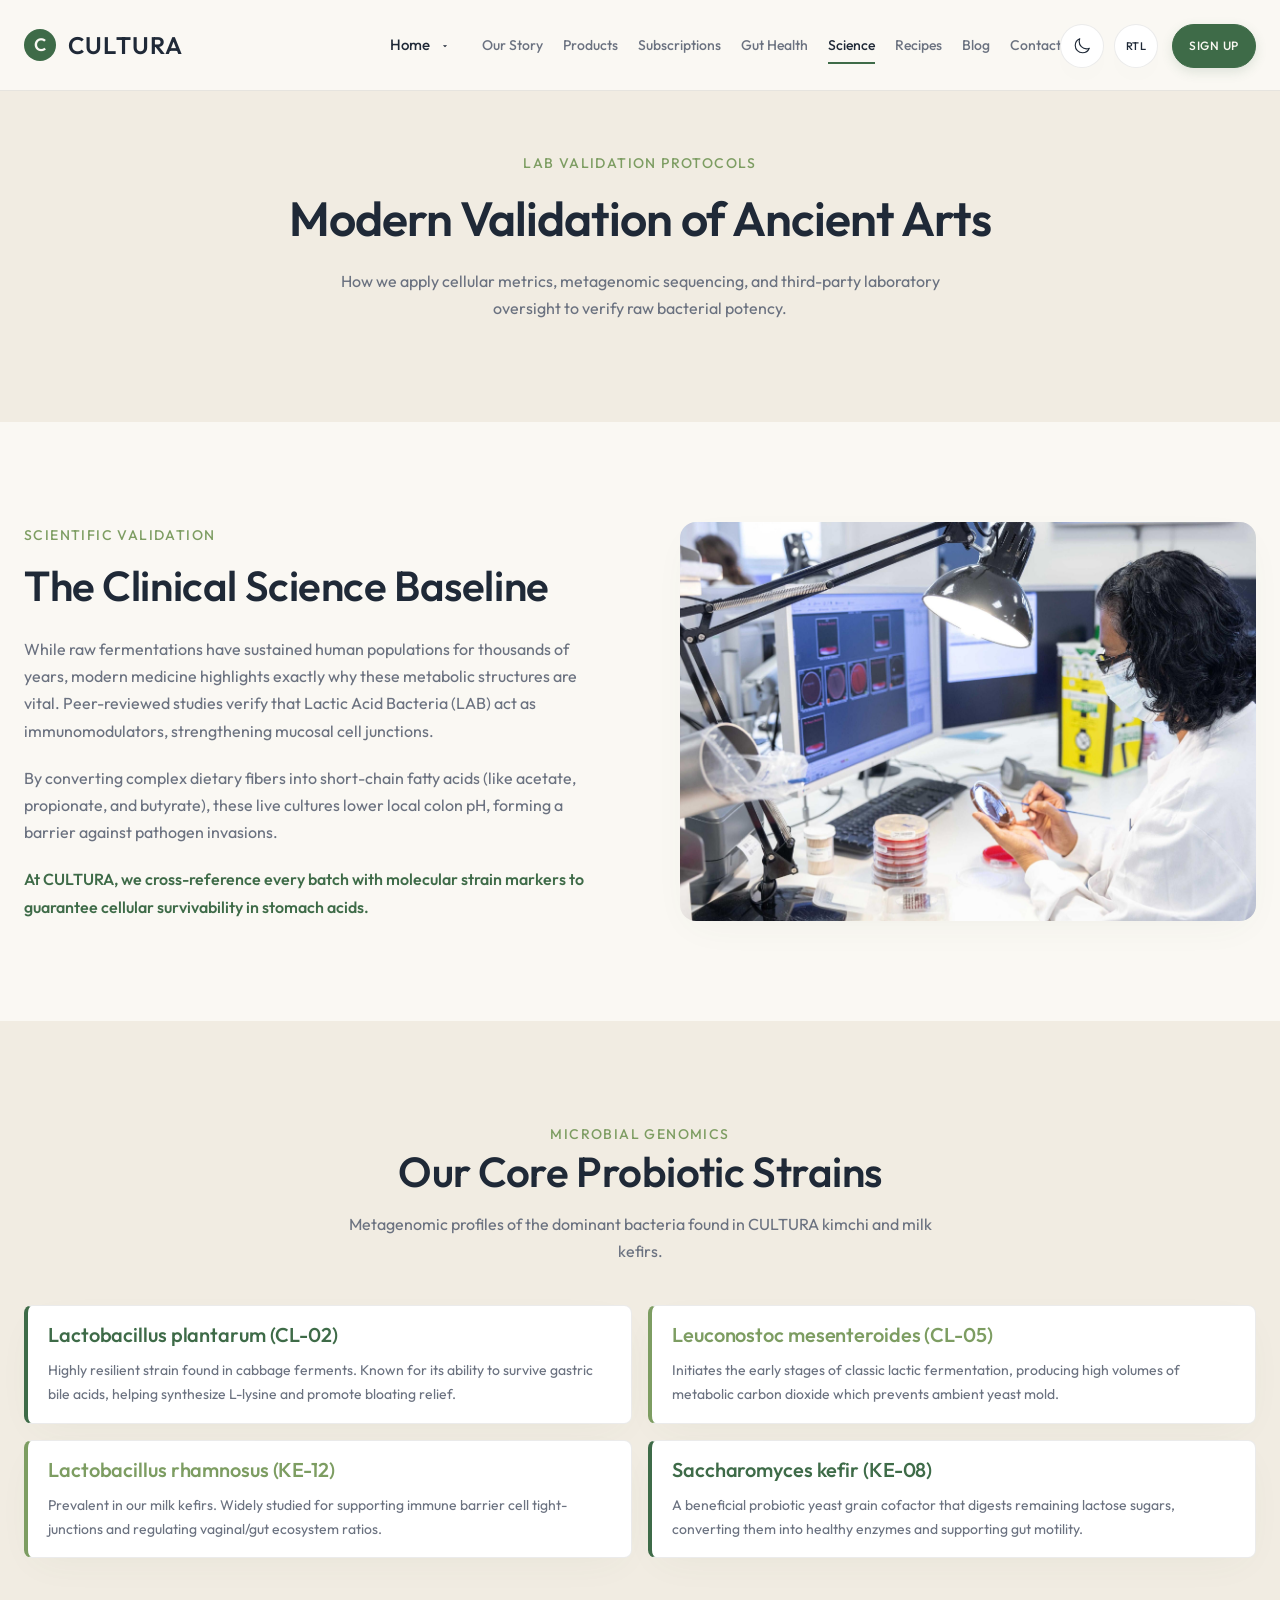
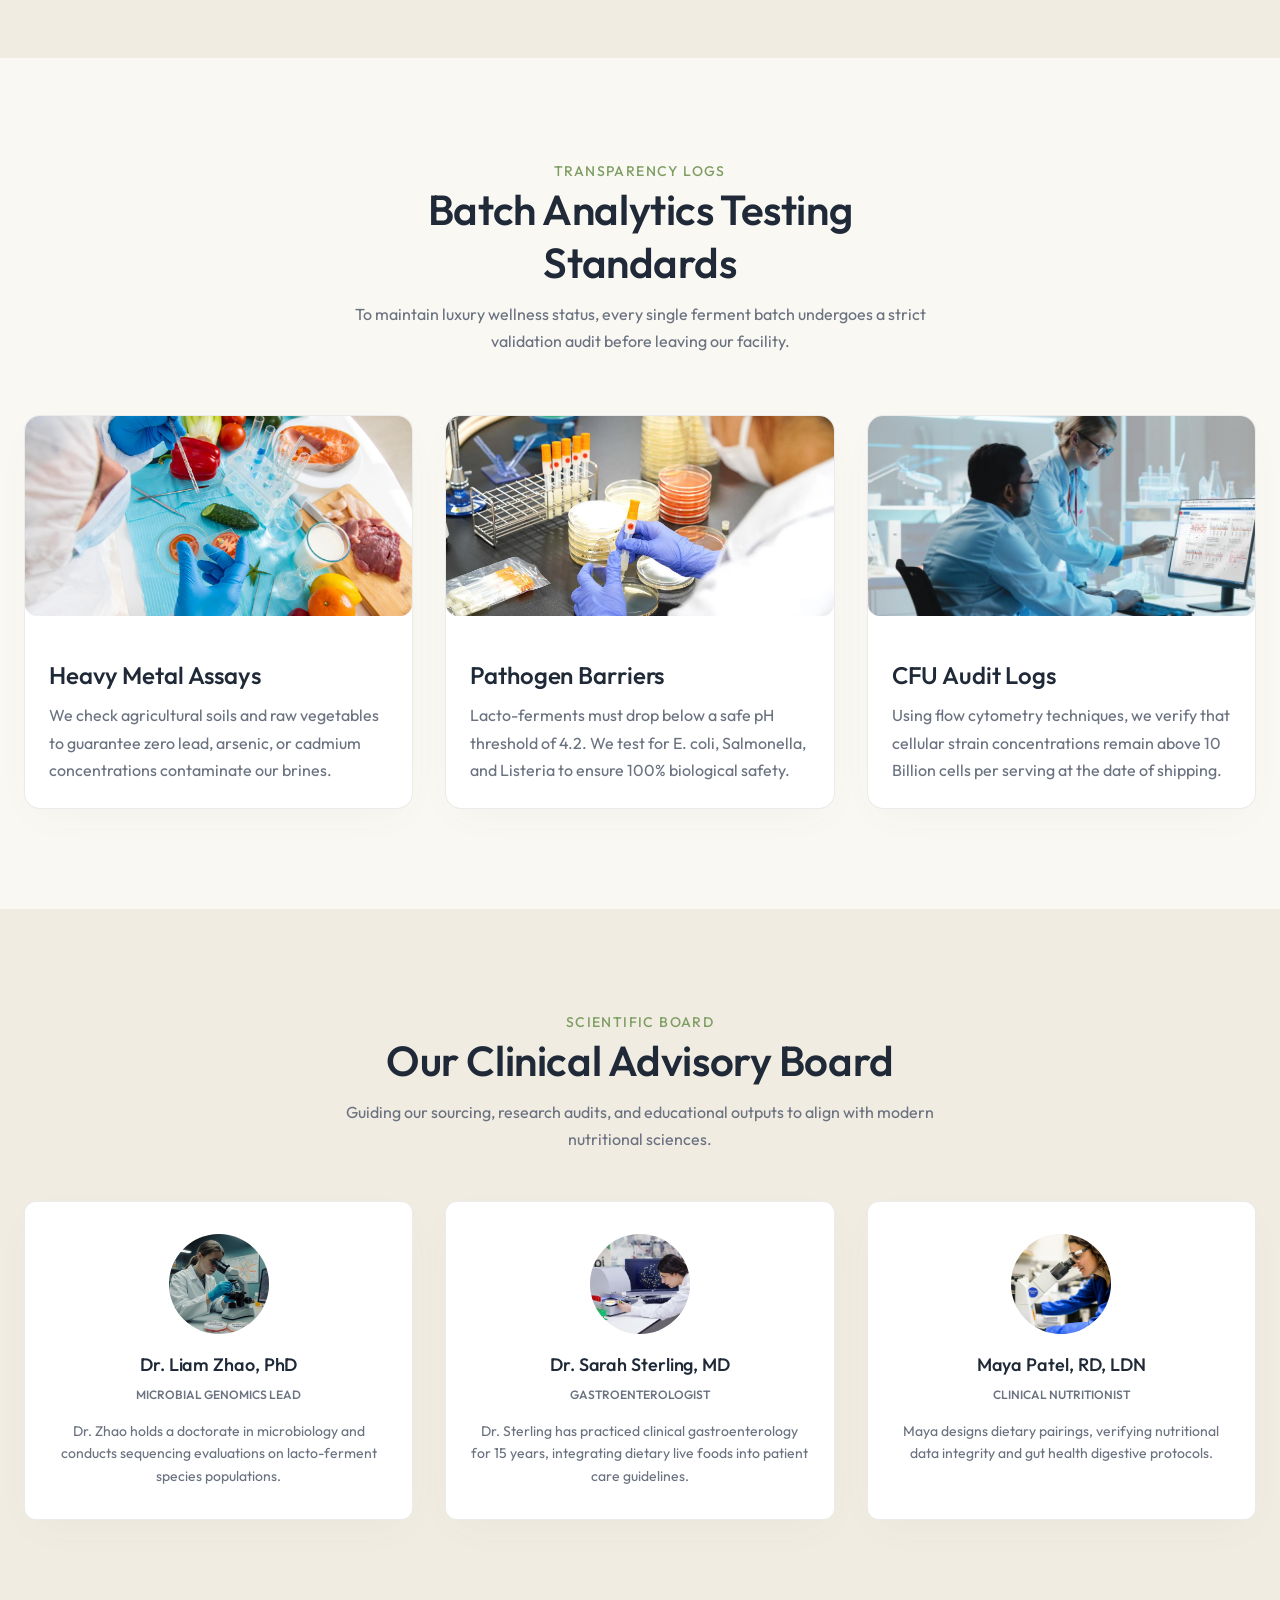
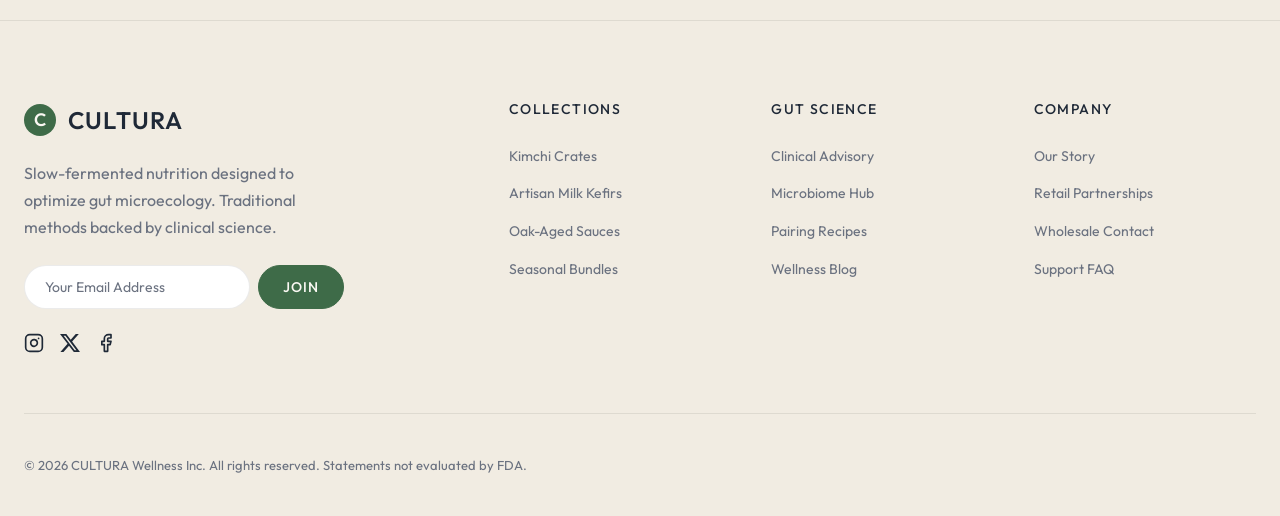
<file: science.html>
﻿<!DOCTYPE html>
<html lang="en">

<head>
  <meta charset="UTF-8">
  <meta name="viewport" content="width=device-width, initial-scale=1.0">
  <title>CULTURA | Clinical Fermentation Science & Quality Standards</title>
  <meta name="description"
    content="Learn about CULTURA's clinical advisory board, batch testing protocols, active strain catalog, and scientific validation of fermented probiotics.">
  <link rel="stylesheet" href="css/style.css">
  <style>
    .advisory-grid {
      display: grid;
      grid-template-columns: repeat(3, 1fr);
      gap: 32px;
      margin-top: 48px;
    }

    @media (max-width: 768px) {
      .advisory-grid {
        grid-template-columns: 1fr;
      }
    }

    .advisory-card {
      text-align: center;
      background-color: var(--surface);
      border: 1px solid var(--border);
      border-radius: 12px;
      padding: 32px 24px;
    }

    body.dark-theme .advisory-card {
      background: rgba(30, 30, 30, 0.65);
      backdrop-filter: blur(12px);
      border: 1px solid rgba(255, 255, 255, 0.08);
    }

    .advisory-avatar {
      width: 100px;
      height: 100px;
      border-radius: 50%;
      background-color: var(--bg-secondary);
      margin: 0 auto 20px;
      display: flex;
      align-items: center;
      justify-content: center;
      font-size: 32px;
      color: var(--primary);
    }

    .advisory-avatar img {
      width: 100%;
      height: 100%;
      object-fit: cover;
      border-radius: 50%;
    }
  </style>
  <link rel="icon" type="image/x-icon" href="assets/images/favicon.ico">
  <link rel="icon" type="image/png" sizes="32x32" href="assets/images/favicon-32x32.png">
  <link rel="icon" type="image/png" sizes="16x16" href="assets/images/favicon-16x16.png">
  <link rel="apple-touch-icon" sizes="180x180" href="assets/images/apple-touch-icon.png">
  <link rel="icon" type="image/svg+xml" href="assets/images/favicon.svg">
</head>

<body>

  <!-- Floating Theme and RTL Controls Wrapper -->
  <div class="theme-rtl-controls">
    <button class="theme-toggle" aria-label="Toggle Theme"></button>
    <button class="rtl-toggle" aria-label="Toggle Layout Direction">RTL</button>
    <a href="signup.html" class="signup-btn">Sign Up</a>
  </div>

  <!-- Header -->
  <header class="header">
    <div class="navbar">
      <div class="logo-container">
        <a href="index.html" class="logo-container">
          <div class="logo-icon">C</div>
          <span class="logo-text">CULTURA</span>
        </a>
      </div>

      <nav class="nav-menu">
        <div class="nav-dropdown">
          <button class="nav-link dropdown-toggle" aria-expanded="false">
            Home <span class="caret"><svg xmlns="http://www.w3.org/2000/svg" width="10" height="10" viewBox="0 0 24 24" fill="currentColor" style="vertical-align:middle;margin-inline-start:4px;"><path d="M7 10l5 5 5-5z"/></svg></span>
          </button>
          <div class="dropdown-menu">
            <a href="index.html" class="dropdown-item">Home 1 - Classic</a>
            <a href="home-2.html" class="dropdown-item">Home 2 - Science</a>
          </div>
        </div>
        <a href="story.html" class="nav-link">Our Story</a>
        <a href="products.html" class="nav-link">Products</a>
        <a href="subscriptions.html" class="nav-link">Subscriptions</a>
        <a href="gut-health.html" class="nav-link">Gut Health</a>
        <a href="science.html" class="nav-link active">Science</a>
        <a href="recipes.html" class="nav-link">Recipes</a>
        <a href="blog.html" class="nav-link">Blog</a>
        <a href="contact.html" class="nav-link">Contact</a>
      </nav>

      <div class="nav-actions">
        
        <button class="hamburger" aria-label="Toggle Menu">
          <span></span>
          <span></span>
          <span></span>
        </button>
      </div>
    </div>
  </header>

  <!-- Mobile Drawer -->
  <div class="mobile-nav">
    <nav class="nav-menu">
      <span class="mobile-nav-heading"
        style="padding-inline: 16px; font-size: 11px; text-transform: uppercase; color: var(--text-secondary); font-weight: 550; display: block; margin-top: 10px; margin-bottom: 5px;">Home
        Options</span>
      <a href="index.html" class="nav-link" style="padding-inline-start: 24px;">Home 1 - Classic</a>
      <a href="home-2.html" class="nav-link" style="padding-inline-start: 24px;">Home 2 - Science</a>
      <a href="story.html" class="nav-link">Our Story</a>
      <a href="products.html" class="nav-link">Products</a>
      <a href="subscriptions.html" class="nav-link">Subscriptions</a>
      <a href="gut-health.html" class="nav-link">Gut Health</a>
      <a href="science.html" class="nav-link active">Science</a>
      <a href="recipes.html" class="nav-link">Recipes</a>
      <a href="blog.html" class="nav-link">Blog</a>
      <a href="contact.html" class="nav-link">Contact</a>
    </nav>
  </div>

  <!-- Header Banner -->
  <section class="section-padding"
    style="background-color: var(--bg-secondary); padding-top: 150px; text-align: center;">
    <div class="container">
      <span
        style="font-size: 14px; font-weight: 480; text-transform: uppercase; color: var(--secondary); letter-spacing: 0.1em;">Lab
        Validation Protocols</span>
      <h1 style="margin-top: 12px; font-size: 48px;">Modern Validation of Ancient Arts</h1>
      <p style="max-width: 600px; margin: 20px auto 0; color: var(--text-secondary);">How we apply cellular metrics,
        metagenomic sequencing, and third-party laboratory oversight to verify raw bacterial potency.</p>
    </div>
  </section>

  <!-- Section 1: Clinical Research Overview -->
  <section class="section-padding">
    <div class="container">
      <div class="editorial-grid">
        <div class="fade-in" style="text-align: start;">
          <span
            style="font-size: 14px; font-weight: 480; text-transform: uppercase; color: var(--secondary); letter-spacing: 0.1em;">Scientific
            Validation</span>
          <h2 style="margin-top: 12px; margin-bottom: 24px;">The Clinical Science Baseline</h2>
          <p style="margin-bottom: 20px;">While raw fermentations have sustained human populations for thousands of
            years, modern medicine highlights exactly why these metabolic structures are vital. Peer-reviewed studies
            verify that Lactic Acid Bacteria (LAB) act as immunomodulators, strengthening mucosal cell junctions.</p>
          <p style="margin-bottom: 20px;">By converting complex dietary fibers into short-chain fatty acids (like
            acetate, propionate, and butyrate), these live cultures lower local colon pH, forming a barrier against
            pathogen invasions.</p>
          <p style="font-weight: 550; color: var(--primary);">At CULTURA, we cross-reference every batch with molecular
            strain markers to guarantee cellular survivability in stomach acids.</p>
        </div>
        <div class="visual-pane fade-in">
          <!-- Unique science overview image -->
          <img src="assets/images/lab.jpg" alt="Clinical lab environment testing fermented microbes">
        </div>
      </div>
    </div>
  </section>

  <!-- Section 2: Strain Catalog -->
  <section class="section-padding" style="background-color: var(--bg-secondary);">
    <div class="container">
      <div style="text-align: center; max-width: 600px; margin: 0 auto 40px;">
        <span
          style="font-size: 14px; font-weight: 480; text-transform: uppercase; color: var(--secondary); letter-spacing: 0.1em;">Microbial
          Genomics</span>
        <h2>Our Core Probiotic Strains</h2>
        <p style="color: var(--text-secondary); margin-top: 12px;">Metagenomic profiles of the dominant bacteria found
          in CULTURA kimchi and milk kefirs.</p>
      </div>

      <div class="strain-card-grid">
        <div class="strain-card fade-in">
          <h3
            style="font-family: var(--font-sans); font-size: 20px; font-weight: 540; color: var(--primary); margin-bottom: 12px; min-height: auto;">
            Lactobacillus plantarum (CL-02)</h3>
          <p style="font-size: 14px; color: var(--text-secondary);">Highly resilient strain found in cabbage ferments.
            Known for its ability to survive gastric bile acids, helping synthesize L-lysine and promote bloating
            relief.</p>
        </div>
        <div class="strain-card fade-in" style="border-left-color: var(--secondary);">
          <h3
            style="font-family: var(--font-sans); font-size: 20px; font-weight: 540; color: var(--secondary); margin-bottom: 12px; min-height: auto;">
            Leuconostoc mesenteroides (CL-05)</h3>
          <p style="font-size: 14px; color: var(--text-secondary);">Initiates the early stages of classic lactic
            fermentation, producing high volumes of metabolic carbon dioxide which prevents ambient yeast mold.</p>
        </div>
        <div class="strain-card fade-in" style="border-left-color: var(--secondary);">
          <h3
            style="font-family: var(--font-sans); font-size: 20px; font-weight: 540; color: var(--secondary); margin-bottom: 12px; min-height: auto;">
            Lactobacillus rhamnosus (KE-12)</h3>
          <p style="font-size: 14px; color: var(--text-secondary);">Prevalent in our milk kefirs. Widely studied for
            supporting immune barrier cell tight-junctions and regulating vaginal/gut ecosystem ratios.</p>
        </div>
        <div class="strain-card fade-in">
          <h3
            style="font-family: var(--font-sans); font-size: 20px; font-weight: 540; color: var(--primary); margin-bottom: 12px; min-height: auto;">
            Saccharomyces kefir (KE-08)</h3>
          <p style="font-size: 14px; color: var(--text-secondary);">A beneficial probiotic yeast grain cofactor that
            digests remaining lactose sugars, converting them into healthy enzymes and supporting gut motility.</p>
        </div>
      </div>
    </div>
  </section>

  <!-- Section 3: Quality Testing Standards -->
  <section class="section-padding">
    <div class="container">
      <div style="text-align: center; max-width: 600px; margin: 0 auto 60px;">
        <span
          style="font-size: 14px; font-weight: 480; text-transform: uppercase; color: var(--secondary); letter-spacing: 0.1em;">Transparency
          logs</span>
        <h2>Batch Analytics Testing Standards</h2>
        <p style="color: var(--text-secondary); margin-top: 12px;">To maintain luxury wellness status, every single
          ferment batch undergoes a strict validation audit before leaving our facility.</p>
      </div>

      <div class="benefits-grid">
        <div class="benefit-card">
          <div class="benefit-icon">
            <img src="assets/images/science1.jpg" alt="Heavy Metal Assays">
          </div>
          <div style="padding: 24px;">
            <h3 class="benefit-title" style="min-height: auto;">Heavy Metal Assays</h3>
            <p>We check agricultural soils and raw vegetables to guarantee zero lead, arsenic, or cadmium concentrations
              contaminate our brines.</p>
          </div>
        </div>
        <div class="benefit-card">
          <div class="benefit-icon">
            <img src="assets/images/science2.jpg" alt="Pathogen Barriers">
          </div>
          <div style="padding: 24px;">
            <h3 class="benefit-title" style="min-height: auto;">Pathogen Barriers</h3>
            <p>Lacto-ferments must drop below a safe pH threshold of 4.2. We test for E. coli, Salmonella, and Listeria
              to ensure 100% biological safety.</p>
          </div>
        </div>
        <div class="benefit-card">
          <div class="benefit-icon">
            <img src="assets/images/science3.jpg" alt="CFU Audit Logs">
          </div>
          <div style="padding: 24px;">
            <h3 class="benefit-title" style="min-height: auto;">CFU Audit Logs</h3>
            <p>Using flow cytometry techniques, we verify that cellular strain concentrations remain above 10 Billion
              cells per serving at the date of shipping.</p>
          </div>
        </div>
      </div>
    </div>
  </section>

  <!-- Clinical Advisory Board -->
  <section class="section-padding" style="background-color: var(--bg-secondary);">
    <div class="container">
      <div style="text-align: center; max-width: 600px; margin: 0 auto 40px;">
        <span
          style="font-size: 14px; font-weight: 480; text-transform: uppercase; color: var(--secondary); letter-spacing: 0.1em;">Scientific
          Board</span>
        <h2>Our Clinical Advisory Board</h2>
        <p style="color: var(--text-secondary); margin-top: 12px;">Guiding our sourcing, research audits, and
          educational outputs to align with modern nutritional sciences.</p>
      </div>

      <div class="advisory-grid">
        <div class="advisory-card">
          <div class="advisory-avatar">
            <img src="assets/images/doctor3.jpg" alt="Dr. Liam Zhao, PhD">
          </div>
          <h3
            style="font-family: var(--font-sans); font-size: 18px; font-weight: 540; min-height: auto; text-align: center; justify-content: center; margin-bottom: 4px;">
            Dr. Liam Zhao, PhD</h3>
          <span
            style="font-size: 12px; color: var(--text-secondary); text-transform: uppercase; font-weight: 550; display: block; margin-top: 4px;">Microbial
            Genomics Lead</span>
          <p style="font-size: 14px; margin-top: 16px; line-height: 1.6; text-align: center;">Dr. Zhao holds a doctorate
            in microbiology and conducts sequencing evaluations on lacto-ferment species populations.</p>
        </div>

        <div class="advisory-card">
          <div class="advisory-avatar">
            <img src="assets/images/doctor1.jpg" alt="Dr. Sarah Sterling, MD">
          </div>
          <h3
            style="font-family: var(--font-sans); font-size: 18px; font-weight: 540; min-height: auto; text-align: center; justify-content: center; margin-bottom: 4px;">
            Dr. Sarah Sterling, MD</h3>
          <span
            style="font-size: 12px; color: var(--text-secondary); text-transform: uppercase; font-weight: 550; display: block; margin-top: 4px;">Gastroenterologist</span>
          <p style="font-size: 14px; margin-top: 16px; line-height: 1.6; text-align: center;">Dr. Sterling has practiced
            clinical gastroenterology for 15 years, integrating dietary live foods into patient care guidelines.</p>
        </div>

        <div class="advisory-card">
          <div class="advisory-avatar">
            <img src="assets/images/doctor2.jpg" alt="Maya Patel, RD, LDN">
          </div>
          <h3
            style="font-family: var(--font-sans); font-size: 18px; font-weight: 540; min-height: auto; text-align: center; justify-content: center; margin-bottom: 4px;">
            Maya Patel, RD, LDN</h3>
          <span
            style="font-size: 12px; color: var(--text-secondary); text-transform: uppercase; font-weight: 550; display: block; margin-top: 4px;">Clinical
            Nutritionist</span>
          <p style="font-size: 14px; margin-top: 16px; line-height: 1.6; text-align: center;">Maya designs dietary
            pairings, verifying nutritional data integrity and gut health digestive protocols.</p>
        </div>
      </div>
    </div>
  </section>

  <!-- Footer -->
  <footer class="footer">
    <div class="container">
      <div class="footer-grid">
        <div class="footer-column">
          <a href="index.html" class="logo-container" style="margin-bottom: 20px; text-decoration: none;">
            <div class="logo-icon">C</div>
            <span class="logo-text">CULTURA</span>
          </a>
          <p style="margin-bottom: 24px; max-width: 320px;">Slow-fermented nutrition designed to optimize gut
            microecology. Traditional methods backed by clinical science.</p>
          <form style="display: flex; gap: 8px; max-width: 320px;"
            onsubmit="event.preventDefault(); alert('Thank you for subscribing to CULTURA!');">
            <input type="email" placeholder="Your Email Address" class="form-control"
              style="border-radius: 40px; padding: 12px 20px;" required>
            <button type="submit" class="btn btn-primary" style="padding: 12px 24px;">Join</button>
          </form>
          <div class="footer-social-links" style="display: flex; gap: 16px; margin-top: 24px;">
            <a href="#" class="social-icon-hover" style="color: var(--text-primary);" aria-label="Instagram">
              <svg style="width: 20px; height: 20px;" viewBox="0 0 24 24" fill="none" stroke="currentColor"
                stroke-width="2" stroke-linecap="round" stroke-linejoin="round">
                <rect x="2" y="2" width="20" height="20" rx="5" ry="5"></rect>
                <path d="M16 11.37A4 4 0 1 1 12.63 8 4 4 0 0 1 16 11.37z"></path>
                <line x1="17.5" y1="6.5" x2="17.51" y2="6.5"></line>
              </svg>
            </a>
            <a href="#" class="social-icon-hover" style="color: var(--text-primary);" aria-label="X (formerly Twitter)">
              <svg style="width: 20px; height: 20px;" viewBox="0 0 24 24" fill="currentColor"><path d="M18.901 1.153h3.68l-8.04 9.19L24 22.846h-7.406l-5.8-7.584-6.638 7.584H.474l8.6-9.83L0 1.154h7.594l5.243 6.932ZM17.61 20.644h2.039L6.486 3.24H4.298Z"/></svg>
            </a>
            <a href="#" class="social-icon-hover" style="color: var(--text-primary);" aria-label="Facebook">
              <svg style="width: 20px; height: 20px;" viewBox="0 0 24 24" fill="none" stroke="currentColor"
                stroke-width="2" stroke-linecap="round" stroke-linejoin="round">
                <path d="M18 2h-3a5 5 0 0 0-5 5v3H7v4h3v8h4v-8h3l1-4h-4V7a1 1 0 0 1 1-1h3z"></path>
              </svg>
            </a>
          </div>
        </div>

        <div class="footer-column">
          <h5>Collections</h5>
          <ul class="footer-links">
            <li><a href="products.html">Kimchi Crates</a></li>
            <li><a href="products.html">Artisan Milk Kefirs</a></li>
            <li><a href="products.html">Oak-Aged Sauces</a></li>
            <li><a href="products.html">Seasonal Bundles</a></li>
          </ul>
        </div>

        <div class="footer-column">
          <h5>Gut Science</h5>
          <ul class="footer-links">
            <li><a href="science.html">Clinical Advisory</a></li>
            <li><a href="gut-health.html">Microbiome Hub</a></li>
            <li><a href="recipes.html">Pairing Recipes</a></li>
            <li><a href="blog.html">Wellness Blog</a></li>
          </ul>
        </div>

        <div class="footer-column">
          <h5>Company</h5>
          <ul class="footer-links">
            <li><a href="story.html">Our Story</a></li>
            <li><a href="contact.html">Retail Partnerships</a></li>
            <li><a href="contact.html">Wholesale Contact</a></li>
            <li><a href="contact.html">Support FAQ</a></li>
          </ul>
        </div>
      </div>

      <div class="footer-bottom">
        <p style="font-size: 13px;">&copy; 2026 CULTURA Wellness Inc. All rights reserved. Statements not evaluated by
          FDA.</p>
      </div>
    </div>
  </footer>

  <script src="js/main.js"></script>
</body>

</html>
</file>
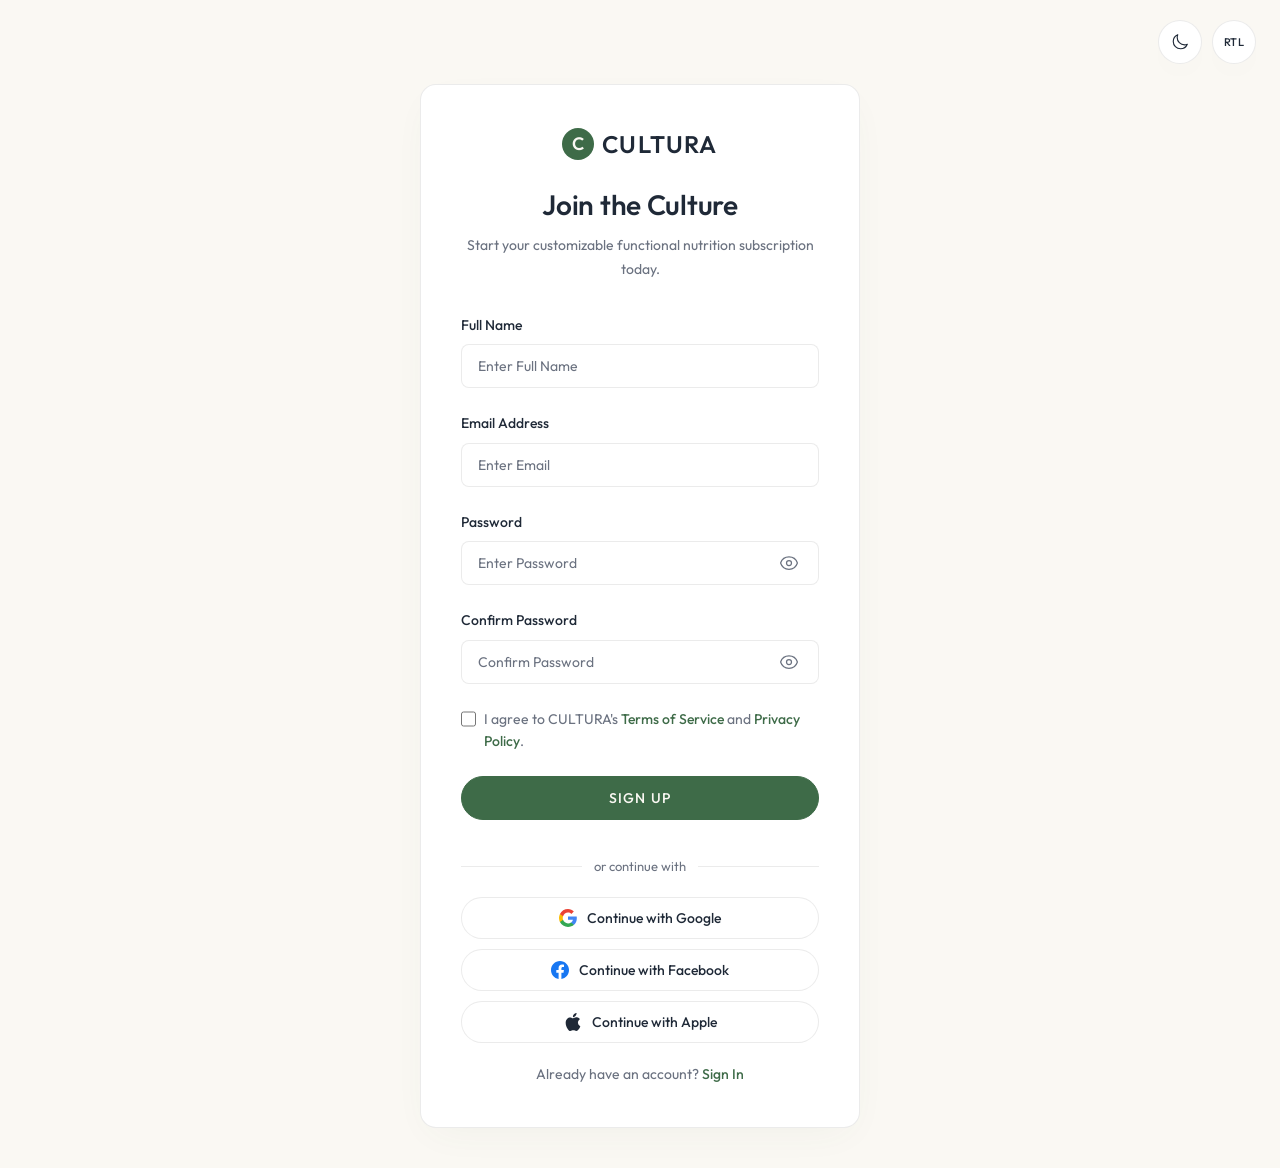
<file: signup.html>
﻿<!DOCTYPE html>
<html lang="en">

<head>
  <meta charset="UTF-8">
  <meta name="viewport" content="width=device-width, initial-scale=1.0">
  <title>CULTURA | Sign Up</title>
  <meta name="description"
    content="Create a CULTURA account to customize recurring deliveries and unlock subscriber perks.">
  <link rel="stylesheet" href="css/style.css">
  <style>
    .auth-container {
      min-height: 100vh;
      display: flex;
      align-items: center;
      justify-content: center;
      padding: 20px 24px 40px;

    }

    @media (max-width: 768px) {
      .auth-container {
        padding: 10px 16px 40px;
      }
    }

    .auth-card {
      width: 100%;
      max-width: 440px;
      background-color: var(--surface);
      border: 1px solid var(--border);
      border-radius: 16px;
      padding: 40px;
      box-shadow: var(--card-shadow);
      text-align: center;
    }

    body.dark-theme .auth-card {
      background: rgba(30, 30, 30, 0.65);
      backdrop-filter: blur(12px);
      -webkit-backdrop-filter: blur(12px);
      border: 1px solid rgba(255, 255, 255, 0.08);
    }

    .auth-logo {
      margin-bottom: 24px;
      display: inline-flex;
      align-items: center;
      gap: 8px;
    }

    /* Hover underline for auth links */
    .auth-link {
      text-decoration: none;
      transition: text-decoration 0.2s ease, color 0.2s ease;
    }

    .auth-link:hover {
      text-decoration: underline;
    }

    /* Social login buttons */
    .social-auth-divider {
      display: flex;
      align-items: center;
      gap: 12px;
      margin: 20px 0;
      color: var(--text-secondary);
      font-size: 13px;
    }

    .social-auth-divider::before,
    .social-auth-divider::after {
      content: '';
      flex: 1;
      height: 1px;
      background: var(--border);
    }

    .social-auth-buttons {
      display: flex;
      flex-direction: column;
      gap: 10px;
      margin-top: 4px;
    }

    .social-auth-btn {
      display: flex;
      align-items: center;
      justify-content: center;
      gap: 10px;
      width: 100%;
      padding: 11px 20px;
      border-radius: 40px;
      border: 1px solid var(--border);
      background-color: var(--surface);
      color: var(--text-primary);
      font-family: var(--font-sans);
      font-size: 14px;
      font-weight: 480;
      cursor: pointer;
      transition: all 0.25s ease;
      text-decoration: none;
    }

    .social-auth-btn:hover {
      border-color: var(--primary);
      background-color: var(--bg-secondary);
      transform: translateY(-1px);
      box-shadow: 0 4px 12px rgba(62, 107, 72, 0.12);
    }

    .social-auth-btn svg {
      flex-shrink: 0;
    }

    body.dark-theme .social-auth-btn {
      background-color: var(--surface);
      border-color: rgba(255, 255, 255, 0.1);
    }

    body.dark-theme .social-auth-btn:hover {
      border-color: var(--primary);
      background-color: rgba(62, 107, 72, 0.08);
    }
  </style>
  <link rel="icon" type="image/x-icon" href="assets/images/favicon.ico">
  <link rel="icon" type="image/png" sizes="32x32" href="assets/images/favicon-32x32.png">
  <link rel="icon" type="image/png" sizes="16x16" href="assets/images/favicon-16x16.png">
  <link rel="apple-touch-icon" sizes="180x180" href="assets/images/apple-touch-icon.png">
  <link rel="icon" type="image/svg+xml" href="assets/images/favicon.svg">
</head>

<body>

  <!-- Floating Theme and RTL Controls Wrapper -->
  <div class="theme-rtl-controls">
    <button class="theme-toggle" aria-label="Toggle Theme"></button>
    <button class="rtl-toggle" aria-label="Toggle Layout Direction">RTL</button>
  </div>

  <div class="auth-container">
    <div class="auth-card">
      <a href="index.html" class="auth-logo">
        <div class="logo-icon">C</div>
        <span class="logo-text">CULTURA</span>
      </a>

      <h2 style="font-size: 28px; margin-bottom: 12px; color: var(--text-primary);">Join the Culture</h2>
      <p style="font-size: 14px; color: var(--text-secondary); margin-bottom: 32px;">Start your customizable functional
        nutrition subscription today.</p>

      <form
        onsubmit="event.preventDefault(); alert('Account created successfully!'); window.location.href='index.html';">
        <div class="form-group">
          <label class="form-label" for="signup-name">Full Name</label>
          <input type="text" id="signup-name" class="form-control" placeholder="Enter Full Name" required>
        </div>

        <div class="form-group">
          <label class="form-label" for="signup-email">Email Address</label>
          <input type="email" id="signup-email" class="form-control" placeholder="Enter Email" required>
        </div>

        <div class="form-group">
          <label class="form-label" for="signup-password">Password</label>
          <div class="password-wrapper">
            <input type="password" id="signup-password" class="form-control" placeholder="Enter Password" required>
            <button type="button" class="password-toggle-btn" aria-label="Toggle password visibility">
              <svg xmlns="http://www.w3.org/2000/svg" fill="none" viewBox="0 0 24 24" stroke-width="1.5"
                stroke="currentColor" style="width: 20px; height: 20px;">
                <path stroke-linecap="round" stroke-linejoin="round"
                  d="M2.036 12.322a1.012 1.012 0 010-.639C3.423 7.51 7.36 4.5 12 4.5c4.638 0 8.573 3.007 9.963 7.178.07.207.07.431 0 .639C20.577 16.49 16.64 19.5 12 19.5c-4.638 0-8.573-3.007-9.963-7.178z" />
                <path stroke-linecap="round" stroke-linejoin="round" d="M15 12a3 3 0 11-6 0 3 3 0 016 0z" />
              </svg>
            </button>
          </div>
        </div>

        <div class="form-group">
          <label class="form-label" for="signup-confirm-password">Confirm Password</label>
          <div class="password-wrapper">
            <input type="password" id="signup-confirm-password" class="form-control" placeholder="Confirm Password"
              required>
            <button type="button" class="password-toggle-btn" aria-label="Toggle confirm password visibility">
              <svg xmlns="http://www.w3.org/2000/svg" fill="none" viewBox="0 0 24 24" stroke-width="1.5"
                stroke="currentColor" style="width: 20px; height: 20px;">
                <path stroke-linecap="round" stroke-linejoin="round"
                  d="M2.036 12.322a1.012 1.012 0 010-.639C3.423 7.51 7.36 4.5 12 4.5c4.638 0 8.573 3.007 9.963 7.178.07.207.07.431 0 .639C20.577 16.49 16.64 19.5 12 19.5c-4.638 0-8.573-3.007-9.963-7.178z" />
                <path stroke-linecap="round" stroke-linejoin="round" d="M15 12a3 3 0 11-6 0 3 3 0 016 0z" />
              </svg>
            </button>
          </div>
        </div>

        <div style="display: flex; align-items: start; margin-bottom: 24px; font-size: 14px; text-align: start;">
          <label style="display: flex; gap: 8px; cursor: pointer; color: var(--text-secondary); font-weight: 420;">
            <input type="checkbox" style="accent-color: var(--primary); width: 16px; height: 16px; margin-top: 3px;"
              required>
            <span>I agree to CULTURA's <a href="#" style="color: var(--primary); font-weight: 480;">Terms of Service</a>
              and <a href="#" style="color: var(--primary); font-weight: 480;">Privacy Policy</a>.</span>
          </label>
        </div>

        <button type="submit" class="btn btn-primary" style="width: 100%; margin-bottom: 16px;">Sign Up</button>
      </form>

      <div class="social-auth-divider">or continue with</div>

      <div class="social-auth-buttons">
        <!-- Google -->
        <button class="social-auth-btn" onclick="alert('Google Sign Up coming soon!')">
          <svg width="18" height="18" viewBox="0 0 48 48" fill="none" xmlns="http://www.w3.org/2000/svg">
            <path d="M47.5 24.5c0-1.6-.1-3.2-.4-4.7H24v9h13.2c-.6 3-2.3 5.5-4.9 7.2v6h7.9c4.6-4.3 7.3-10.6 7.3-17.5z"
              fill="#4285F4" />
            <path
              d="M24 48c6.5 0 11.9-2.1 15.9-5.8l-7.9-6c-2.1 1.4-4.8 2.3-8 2.3-6.1 0-11.3-4.1-13.2-9.7H2.5v6.1C6.5 42.8 14.7 48 24 48z"
              fill="#34A853" />
            <path
              d="M10.8 28.8A14.6 14.6 0 0 1 10 24c0-1.7.3-3.3.8-4.8v-6.1H2.5A23.9 23.9 0 0 0 0 24c0 3.9.9 7.5 2.5 10.9l8.3-6.1z"
              fill="#FBBC05" />
            <path
              d="M24 9.5c3.4 0 6.5 1.2 8.9 3.5l6.6-6.6C35.9 2.4 30.5 0 24 0 14.7 0 6.5 5.2 2.5 13.1l8.3 6.1C12.7 13.6 17.9 9.5 24 9.5z"
              fill="#EA4335" />
          </svg>
          Continue with Google
        </button>
        <!-- Facebook -->
        <button class="social-auth-btn" onclick="alert('Facebook Sign Up coming soon!')">
          <svg width="18" height="18" viewBox="0 0 24 24" fill="#1877F2" xmlns="http://www.w3.org/2000/svg">
            <path
              d="M24 12.073C24 5.404 18.627 0 12 0S0 5.404 0 12.073c0 6.029 4.388 11.026 10.125 11.927v-8.434H7.078v-3.493h3.047V9.414c0-3.025 1.791-4.697 4.533-4.697 1.312 0 2.686.235 2.686.235v2.974h-1.513c-1.491 0-1.956.93-1.956 1.883v2.265h3.328l-.532 3.493h-2.796v8.434C19.612 23.099 24 18.102 24 12.073z" />
          </svg>
          Continue with Facebook
        </button>
        <!-- Apple -->
        <button class="social-auth-btn" onclick="alert('Apple Sign Up coming soon!')">
          <svg width="18" height="18" viewBox="0 0 814 1000" fill="currentColor" xmlns="http://www.w3.org/2000/svg">
            <path
              d="M788.1 340.9c-5.8 4.5-108.2 62.2-108.2 190.5 0 148.4 130.3 200.9 134.2 202.2-.6 3.2-20.7 71.9-68.7 141.9-42.8 61.6-87.5 123.1-155.5 123.1s-85.5-39.5-164-39.5c-76 0-103.7 40.8-165.9 40.8s-105-37.8-155.5-127.4C46 790.8 0 663.7 0 541.8 0 347.3 126.1 243.1 250.5 243.1c66.1 0 121.2 43.4 162.7 43.4 39.5 0 101.1-46 176.3-46 28.5 0 130.9 2.6 198.3 99.2zm-234-181.5c31.1-36.9 53.1-88.1 53.1-139.3 0-7.1-.6-14.3-1.9-20.1-50.6 1.9-110.8 33.7-147.1 75.8-28.5 32.4-55.1 83.6-55.1 135.5 0 7.8 1.3 15.6 1.9 18.1 3.2.6 8.4 1.3 13.6 1.3 45.4 0 102.5-30.4 135.5-71.3z" />
          </svg>
          Continue with Apple
        </button>
      </div>

      <p style="font-size: 14px; color: var(--text-secondary); margin-top: 20px;">
        Already have an account? <a href="login.html" class="auth-link"
          style="color: var(--primary); font-weight: 480;">Sign In</a>
      </p>
    </div>
  </div>

  <script src="js/main.js"></script>
</body>

</html>
</file>
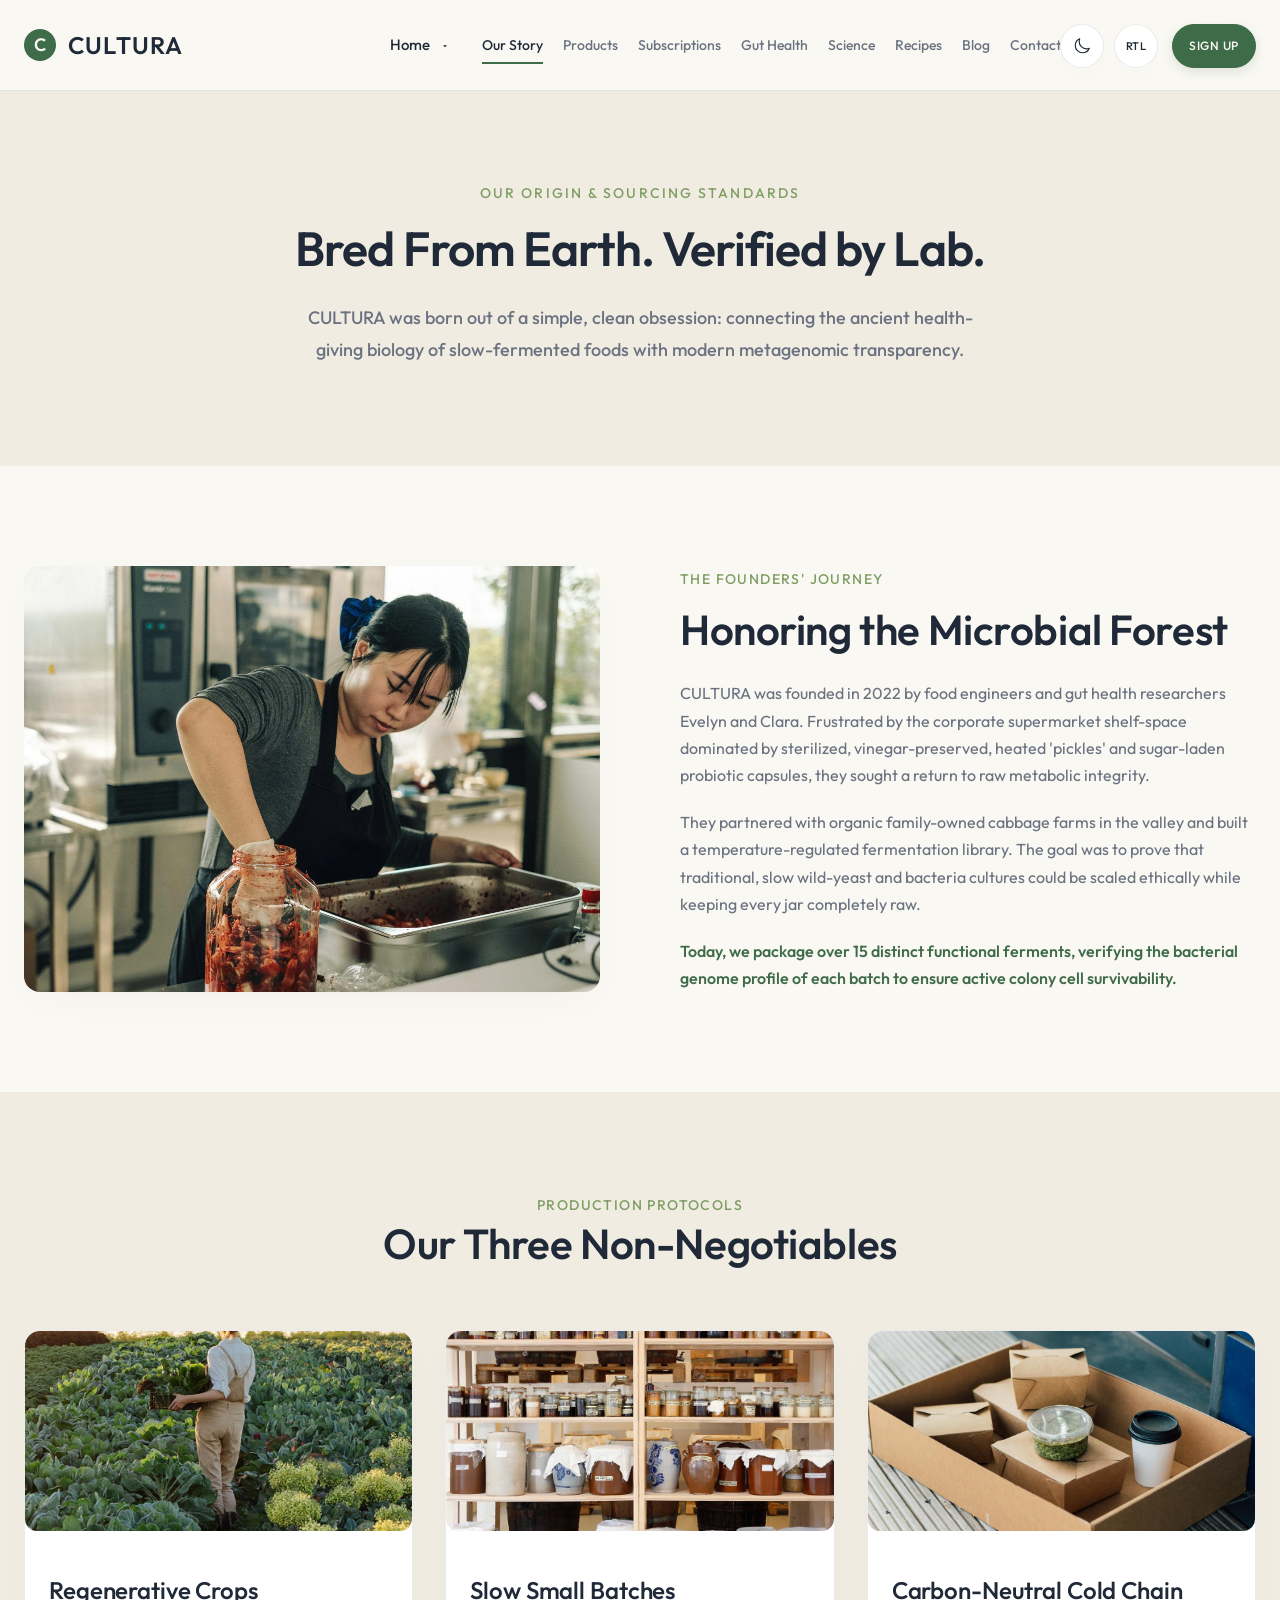
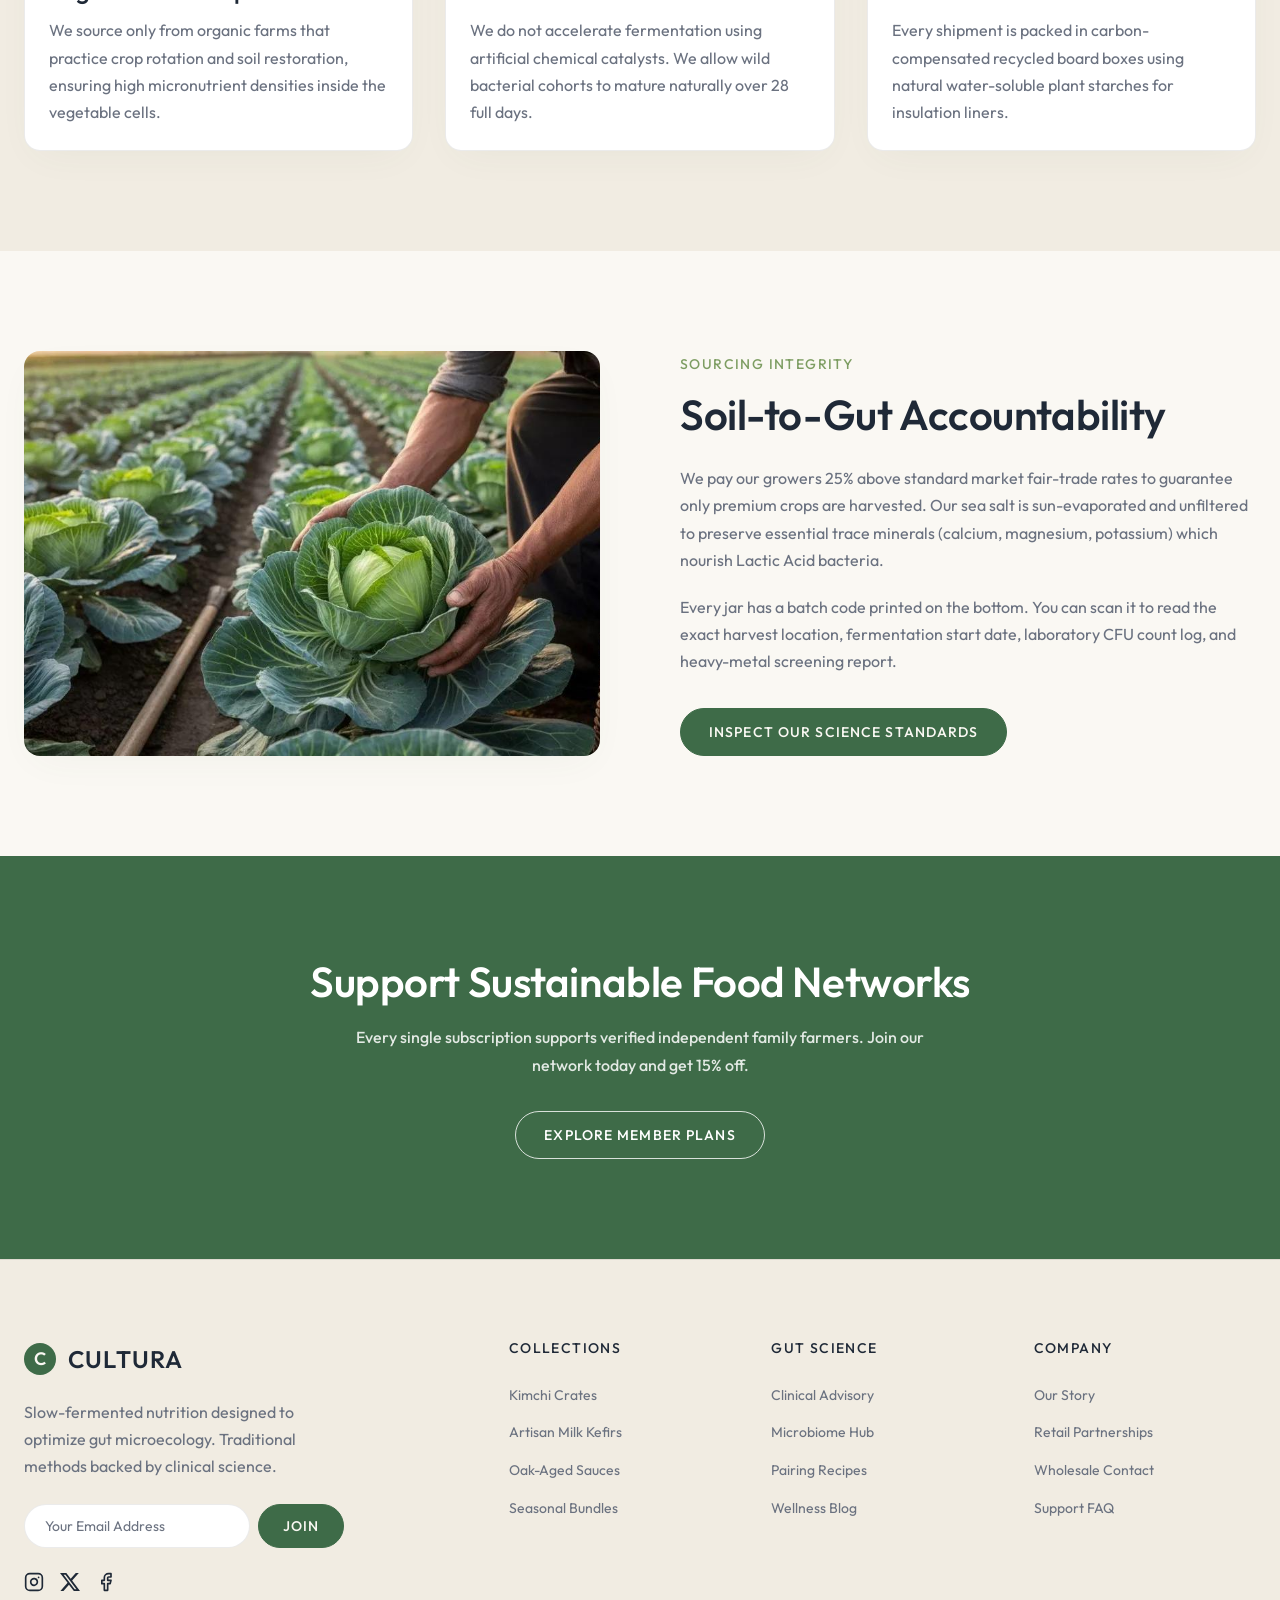
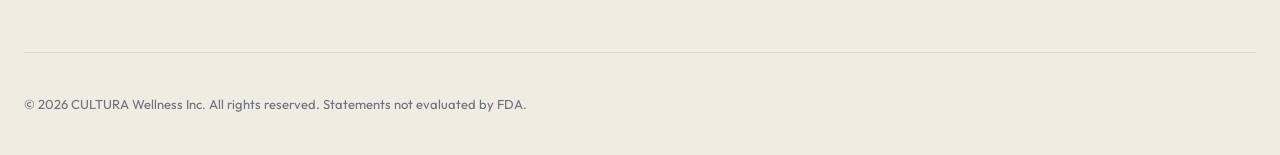
<file: story.html>
﻿<!DOCTYPE html>
<html lang="en">

<head>
  <meta charset="UTF-8">
  <meta name="viewport" content="width=device-width, initial-scale=1.0">
  <title>CULTURA | Our Story & Sustainable Sourcing Standards</title>
  <meta name="description"
    content="Discover CULTURA's mission, our founders' journey, our commitment to small-batch fermentation, and transparent organic farm sourcing.">
  <link rel="stylesheet" href="css/style.css">
  <style>
    .story-hero {
      padding: 180px 0 100px;
      background-color: var(--bg-secondary);
      text-align: center;
    }
  </style>
  <link rel="icon" type="image/x-icon" href="assets/images/favicon.ico">
  <link rel="icon" type="image/png" sizes="32x32" href="assets/images/favicon-32x32.png">
  <link rel="icon" type="image/png" sizes="16x16" href="assets/images/favicon-16x16.png">
  <link rel="apple-touch-icon" sizes="180x180" href="assets/images/apple-touch-icon.png">
  <link rel="icon" type="image/svg+xml" href="assets/images/favicon.svg">
</head>

<body>

  <!-- Floating Theme and RTL Controls Wrapper -->
  <div class="theme-rtl-controls">
    <button class="theme-toggle" aria-label="Toggle Theme"></button>
    <button class="rtl-toggle" aria-label="Toggle Layout Direction">RTL</button>
    <a href="signup.html" class="signup-btn">Sign Up</a>
  </div>

  <!-- Header -->
  <header class="header">
    <div class="navbar">
      <div class="logo-container">
        <a href="index.html" class="logo-container">
          <div class="logo-icon">C</div>
          <span class="logo-text">CULTURA</span>
        </a>
      </div>

      <nav class="nav-menu">
        <div class="nav-dropdown">
          <button class="nav-link dropdown-toggle" aria-expanded="false">
            Home <span class="caret"><svg xmlns="http://www.w3.org/2000/svg" width="10" height="10" viewBox="0 0 24 24" fill="currentColor" style="vertical-align:middle;margin-inline-start:4px;"><path d="M7 10l5 5 5-5z"/></svg></span>
          </button>
          <div class="dropdown-menu">
            <a href="index.html" class="dropdown-item">Home 1 - Classic</a>
            <a href="home-2.html" class="dropdown-item">Home 2 - Science</a>
          </div>
        </div>
        <a href="story.html" class="nav-link active">Our Story</a>
        <a href="products.html" class="nav-link">Products</a>
        <a href="subscriptions.html" class="nav-link">Subscriptions</a>
        <a href="gut-health.html" class="nav-link">Gut Health</a>
        <a href="science.html" class="nav-link">Science</a>
        <a href="recipes.html" class="nav-link">Recipes</a>
        <a href="blog.html" class="nav-link">Blog</a>
        <a href="contact.html" class="nav-link">Contact</a>
      </nav>

      <div class="nav-actions">
        
        <button class="hamburger" aria-label="Toggle Menu">
          <span></span>
          <span></span>
          <span></span>
        </button>
      </div>
    </div>
  </header>

  <!-- Mobile Drawer -->
  <div class="mobile-nav">
    <nav class="nav-menu">
      <span class="mobile-nav-heading"
        style="padding-inline: 16px; font-size: 11px; text-transform: uppercase; color: var(--text-secondary); font-weight: 550; display: block; margin-top: 10px; margin-bottom: 5px;">Home
        Options</span>
      <a href="index.html" class="nav-link" style="padding-inline-start: 24px;">Home 1 - Classic</a>
      <a href="home-2.html" class="nav-link" style="padding-inline-start: 24px;">Home 2 - Science</a>
      <a href="story.html" class="nav-link active">Our Story</a>
      <a href="products.html" class="nav-link">Products</a>
      <a href="subscriptions.html" class="nav-link">Subscriptions</a>
      <a href="gut-health.html" class="nav-link">Gut Health</a>
      <a href="science.html" class="nav-link">Science</a>
      <a href="recipes.html" class="nav-link">Recipes</a>
      <a href="blog.html" class="nav-link">Blog</a>
      <a href="contact.html" class="nav-link">Contact</a>
      
    </nav>
  </div>

  <!-- Story Hero -->
  <section class="story-hero">
    <div class="container">
      <span
        style="font-size: 14px; font-weight: 480; text-transform: uppercase; color: var(--secondary); letter-spacing: 0.15em;">Our
        Origin & Sourcing Standards</span>
      <h1 style="margin-top: 12px; font-size: 48px;">Bred From Earth. Verified by Lab.</h1>
      <p
        style="max-width: 680px; margin: 24px auto 0; color: var(--text-secondary); font-size: 18px; line-height: 1.8; font-weight: 480;">
        CULTURA was born out of a simple, clean obsession: connecting the ancient health-giving biology of
        slow-fermented foods with modern metagenomic transparency.</p>
    </div>
  </section>

  <!-- Founder section -->
  <section class="section-padding">
    <div class="container">
      <div class="editorial-grid">
        <div class="visual-pane fade-in">
          <!-- Unique founders image -->
          <img src="assets/images/founders.jpg" alt="CULTURA founders prep fresh crops in slow-cook studio">
        </div>
        <div class="fade-in" style="text-align: start;">
          <span
            style="font-size: 14px; font-weight: 480; text-transform: uppercase; color: var(--secondary); letter-spacing: 0.1em;">The
            Founders' Journey</span>
          <h2 style="margin-top: 12px; margin-bottom: 24px;">Honoring the Microbial Forest</h2>
          <p style="margin-bottom: 20px;">CULTURA was founded in 2022 by food engineers and gut health researchers
            Evelyn and Clara. Frustrated by the corporate supermarket shelf-space dominated by sterilized,
            vinegar-preserved, heated 'pickles' and sugar-laden probiotic capsules, they sought a return to raw
            metabolic integrity.</p>
          <p style="margin-bottom: 20px;">They partnered with organic family-owned cabbage farms in the valley and built
            a temperature-regulated fermentation library. The goal was to prove that traditional, slow wild-yeast and
            bacteria cultures could be scaled ethically while keeping every jar completely raw.</p>
          <p style="font-weight: 550; color: var(--primary);">Today, we package over 15 distinct functional ferments,
            verifying the bacterial genome profile of each batch to ensure active colony cell survivability.</p>
        </div>
      </div>
    </div>
  </section>

  <!-- Philosophy and standards -->
  <section class="section-padding" style="background-color: var(--bg-secondary);">
    <div class="container">
      <div style="text-align: center; max-width: 600px; margin: 0 auto 60px;">
        <span
          style="font-size: 14px; font-weight: 480; text-transform: uppercase; color: var(--secondary); letter-spacing: 0.1em;">Production
          Protocols</span>
        <h2>Our Three Non-Negotiables</h2>
      </div>

      <div class="benefits-grid">
        <div class="benefit-card">
          <div class="benefit-icon">
            <img src="assets/images/story1.jpg" alt="Regenerative Crops">
          </div>
          <div style="padding: 24px;">
            <h3 class="benefit-title" style="min-height: auto;">Regenerative Crops</h3>
            <p>We source only from organic farms that practice crop rotation and soil restoration, ensuring high
              micronutrient densities inside the vegetable cells.</p>
          </div>
        </div>
        <div class="benefit-card">
          <div class="benefit-icon">
            <img src="assets/images/story2.jpg" alt="Slow Small Batches">
          </div>
          <div style="padding: 24px;">
            <h3 class="benefit-title" style="min-height: auto;">Slow Small Batches</h3>
            <p>We do not accelerate fermentation using artificial chemical catalysts. We allow wild bacterial cohorts to
              mature naturally over 28 full days.</p>
          </div>
        </div>
        <div class="benefit-card">
          <div class="benefit-icon">
            <img src="assets/images/story3.jpg" alt="Carbon-Neutral Cold Chain">
          </div>
          <div style="padding: 24px;">
            <h3 class="benefit-title" style="min-height: auto;">Carbon-Neutral Cold Chain</h3>
            <p>Every shipment is packed in carbon-compensated recycled board boxes using natural water-soluble plant
              starches for insulation liners.</p>
          </div>
        </div>
      </div>
    </div>
  </section>

  <!-- Sourcing transparency detail -->
  <section class="section-padding">
    <div class="container">
      <div class="editorial-grid reverse">
        <div class="visual-pane fade-in">
          <!-- Unique farm image -->
          <img src="assets/images/organic.jpg" alt="Fresh organic cabbages harvested in early morning">
        </div>
        <div class="fade-in" style="text-align: start;">
          <span
            style="font-size: 14px; font-weight: 480; text-transform: uppercase; color: var(--secondary); letter-spacing: 0.1em;">Sourcing
            Integrity</span>
          <h2 style="margin-top: 12px; margin-bottom: 24px;">Soil-to-Gut Accountability</h2>
          <p style="margin-bottom: 20px;">We pay our growers 25% above standard market fair-trade rates to guarantee
            only premium crops are harvested. Our sea salt is sun-evaporated and unfiltered to preserve essential trace
            minerals (calcium, magnesium, potassium) which nourish Lactic Acid bacteria.</p>
          <p style="margin-bottom: 32px;">Every jar has a batch code printed on the bottom. You can scan it to read the
            exact harvest location, fermentation start date, laboratory CFU count log, and heavy-metal screening report.
          </p>
          <a href="science.html" class="btn btn-primary">Inspect Our Science Standards</a>
        </div>
      </div>
    </div>
  </section>

  <!-- CTA -->
  <section class="section-padding" style="background-color: var(--primary); color: white; text-align: center;">
    <div class="container fade-in">
      <h2 style="color: white; margin-bottom: 16px;">Support Sustainable Food Networks</h2>
      <p style="max-width: 600px; margin: 0 auto 32px; color: rgba(255,255,255,0.85); font-weight: 480;">Every single
        subscription supports verified independent family farmers. Join our network today and get 15% off.</p>
      <a href="subscriptions.html" class="btn btn-secondary"
        style="color: white; border-color: rgba(255,255,255,0.8);">Explore Member Plans</a>
    </div>
  </section>

  <!-- Footer -->
  <footer class="footer">
    <div class="container">
      <div class="footer-grid">
        <div class="footer-column">
          <a href="index.html" class="logo-container" style="margin-bottom: 20px; text-decoration: none;">
            <div class="logo-icon">C</div>
            <span class="logo-text">CULTURA</span>
          </a>
          <p style="margin-bottom: 24px; max-width: 320px;">Slow-fermented nutrition designed to optimize gut
            microecology. Traditional methods backed by clinical science.</p>
          <form style="display: flex; gap: 8px; max-width: 320px;"
            onsubmit="event.preventDefault(); alert('Thank you for subscribing to CULTURA!');">
            <input type="email" placeholder="Your Email Address" class="form-control"
              style="border-radius: 40px; padding: 12px 20px;" required>
            <button type="submit" class="btn btn-primary" style="padding: 12px 24px;">Join</button>
          </form>
          <div class="footer-social-links" style="display: flex; gap: 16px; margin-top: 24px;">
            <a href="#" class="social-icon-hover" style="color: var(--text-primary);" aria-label="Instagram">
              <svg style="width: 20px; height: 20px;" viewBox="0 0 24 24" fill="none" stroke="currentColor"
                stroke-width="2" stroke-linecap="round" stroke-linejoin="round">
                <rect x="2" y="2" width="20" height="20" rx="5" ry="5"></rect>
                <path d="M16 11.37A4 4 0 1 1 12.63 8 4 4 0 0 1 16 11.37z"></path>
                <line x1="17.5" y1="6.5" x2="17.51" y2="6.5"></line>
              </svg>
            </a>
            <a href="#" class="social-icon-hover" style="color: var(--text-primary);" aria-label="X (formerly Twitter)">
              <svg style="width: 20px; height: 20px;" viewBox="0 0 24 24" fill="currentColor"><path d="M18.901 1.153h3.68l-8.04 9.19L24 22.846h-7.406l-5.8-7.584-6.638 7.584H.474l8.6-9.83L0 1.154h7.594l5.243 6.932ZM17.61 20.644h2.039L6.486 3.24H4.298Z"/></svg>
            </a>
            <a href="#" class="social-icon-hover" style="color: var(--text-primary);" aria-label="Facebook">
              <svg style="width: 20px; height: 20px;" viewBox="0 0 24 24" fill="none" stroke="currentColor"
                stroke-width="2" stroke-linecap="round" stroke-linejoin="round">
                <path d="M18 2h-3a5 5 0 0 0-5 5v3H7v4h3v8h4v-8h3l1-4h-4V7a1 1 0 0 1 1-1h3z"></path>
              </svg>
            </a>
          </div>
        </div>

        <div class="footer-column">
          <h5>Collections</h5>
          <ul class="footer-links">
            <li><a href="products.html">Kimchi Crates</a></li>
            <li><a href="products.html">Artisan Milk Kefirs</a></li>
            <li><a href="products.html">Oak-Aged Sauces</a></li>
            <li><a href="products.html">Seasonal Bundles</a></li>
          </ul>
        </div>

        <div class="footer-column">
          <h5>Gut Science</h5>
          <ul class="footer-links">
            <li><a href="science.html">Clinical Advisory</a></li>
            <li><a href="gut-health.html">Microbiome Hub</a></li>
            <li><a href="recipes.html">Pairing Recipes</a></li>
            <li><a href="blog.html">Wellness Blog</a></li>
          </ul>
        </div>

        <div class="footer-column">
          <h5>Company</h5>
          <ul class="footer-links">
            <li><a href="story.html">Our Story</a></li>
            <li><a href="contact.html">Retail Partnerships</a></li>
            <li><a href="contact.html">Wholesale Contact</a></li>
            <li><a href="contact.html">Support FAQ</a></li>
          </ul>
        </div>
      </div>

      <div class="footer-bottom">
        <p style="font-size: 13px;">&copy; 2026 CULTURA Wellness Inc. All rights reserved. Statements not evaluated by
          FDA.</p>
      </div>
    </div>
  </footer>

  <script src="js/main.js"></script>
</body>

</html>
</file>
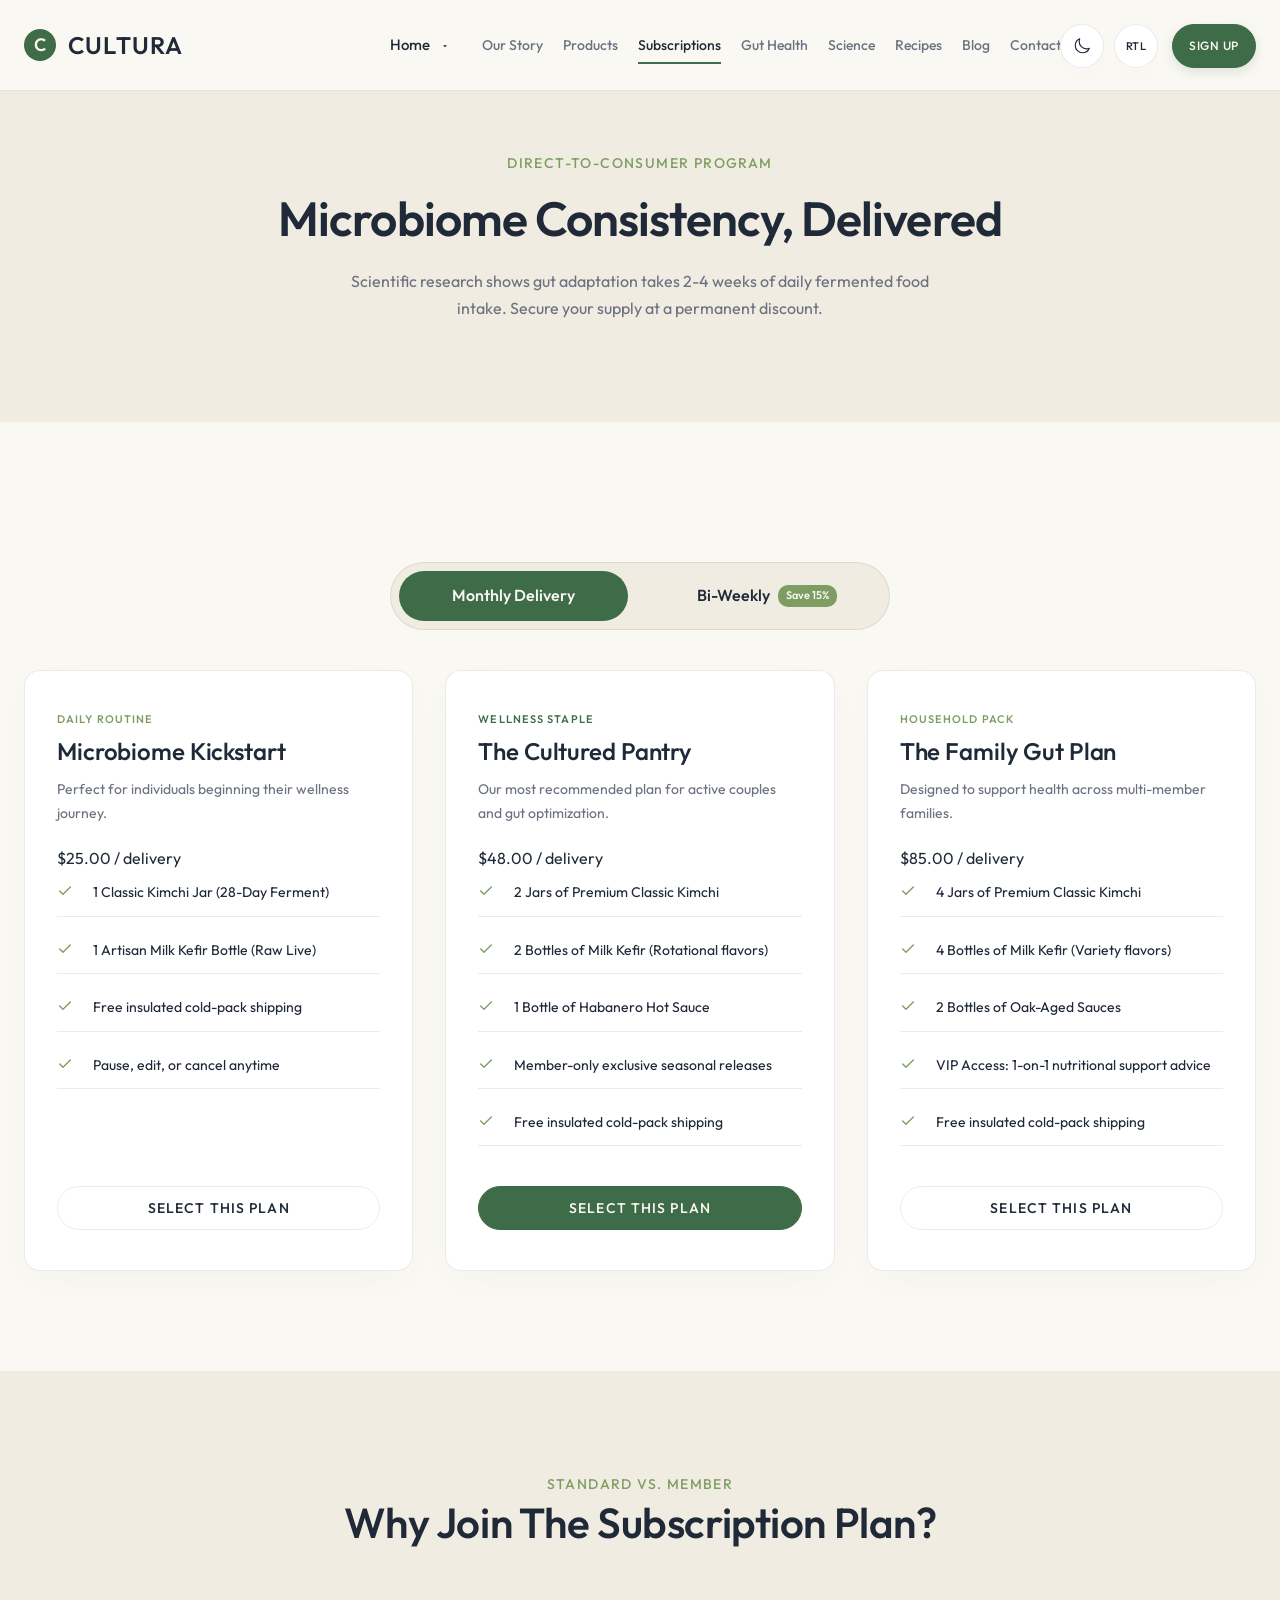
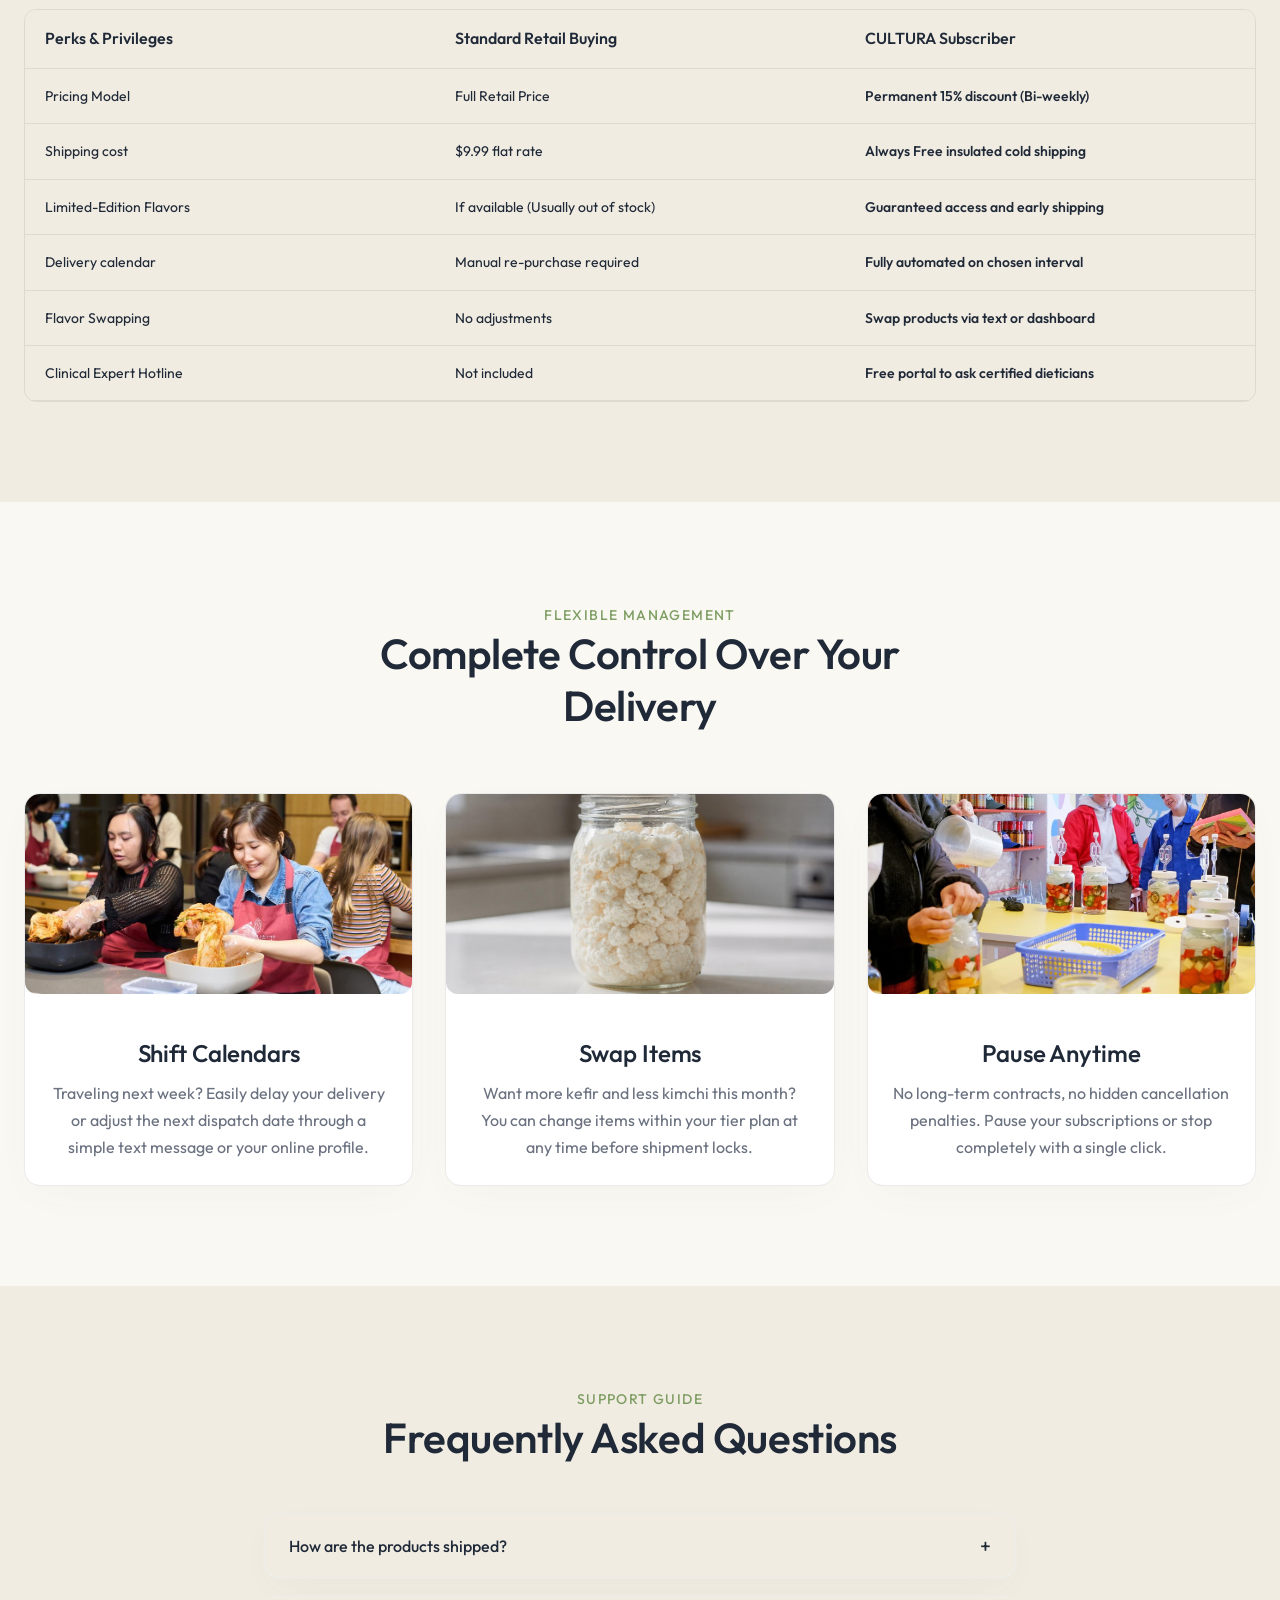
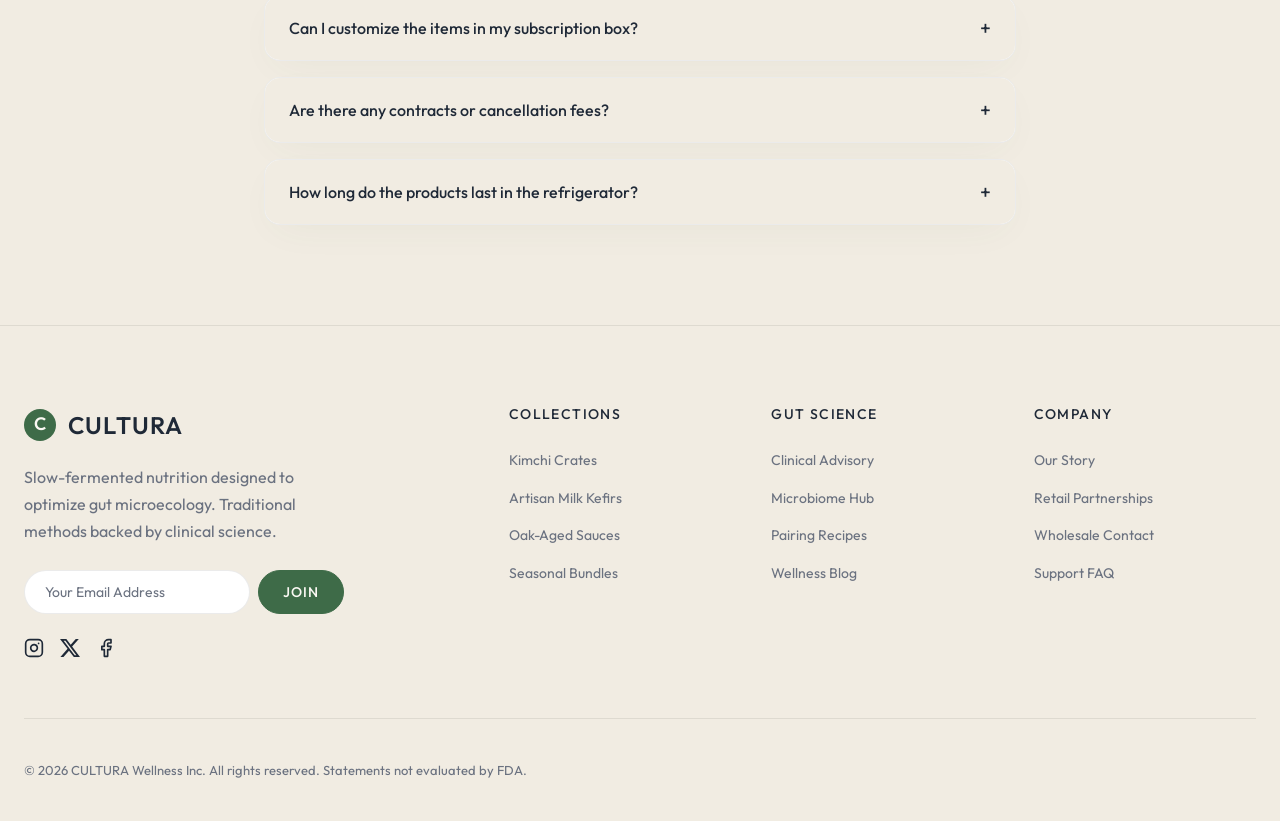
<file: subscriptions.html>
<!DOCTYPE html>
<html lang="en">
<head>
  <meta charset="UTF-8">
  <meta name="viewport" content="width=device-width, initial-scale=1.0">
  <title>CULTURA | Probiotic Subscriptions & Custom Wellness Crates</title>
  <meta name="description" content="Subscribe to CULTURA and save 15% on daily probiotic doses. Choose from monthly or bi-weekly deliveries of premium kimchi, kefir, and fermented sauces.">
  <link rel="stylesheet" href="css/style.css">
  <style>
    .selector-container {
      display: flex;
      justify-content: center;
      gap: 24px;
      margin: 40px auto;
      max-width: 500px;
      background-color: var(--bg-secondary);
      padding: 8px;
      border-radius: 40px;
      border: 1px solid var(--border);
    }
    .selector-label {
      flex: 1;
      text-align: center;
      padding: 12px 24px;
      border-radius: 30px;
      cursor: pointer;
      font-weight: 550;
      transition: var(--transition);
      display: flex;
      align-items: center;
      justify-content: center;
      gap: 8px;
    }
    .selector-label input[type="radio"] {
      display: none;
    }
    .selector-label:has(input[type="radio"]:checked) {
      background-color: var(--primary);
      color: #FAF8F3;
    }
    .discount-pill {
      font-size: 11px;
      background-color: var(--secondary);
      color: #FAF8F3;
      padding: 2px 8px;
      border-radius: 10px;
    }
    
    .tier-card {
      padding: 40px 32px;
    }
    
    @media (max-width: 768px) {
      .tier-card {
        padding: 32px 20px;
      }
    }
    
    @media (max-width: 500px) {
      .selector-container {
        flex-direction: column;
        border-radius: 20px;
        gap: 8px;
        padding: 12px;
      }
      .selector-label {
        width: 100%;
        border-radius: 12px;
      }
    }
  </style>
  <link rel="icon" type="image/x-icon" href="assets/images/favicon.ico">
  <link rel="icon" type="image/png" sizes="32x32" href="assets/images/favicon-32x32.png">
  <link rel="icon" type="image/png" sizes="16x16" href="assets/images/favicon-16x16.png">
  <link rel="apple-touch-icon" sizes="180x180" href="assets/images/apple-touch-icon.png">
  <link rel="icon" type="image/svg+xml" href="assets/images/favicon.svg">
</head>
<body>

  <!-- Floating Theme and RTL Controls Wrapper -->
  <div class="theme-rtl-controls">
    <button class="theme-toggle" aria-label="Toggle Theme"></button>
    <button class="rtl-toggle" aria-label="Toggle Layout Direction">RTL</button>
    <a href="signup.html" class="signup-btn">Sign Up</a>
  </div>

  <!-- Header -->
  <header class="header">
    <div class="navbar">
      <div class="logo-container">
        <a href="index.html" class="logo-container">
          <div class="logo-icon">C</div>
          <span class="logo-text">CULTURA</span>
        </a>
      </div>

      <nav class="nav-menu">
        <div class="nav-dropdown">
          <button class="nav-link dropdown-toggle" aria-expanded="false">
            Home <span class="caret"><svg xmlns="http://www.w3.org/2000/svg" width="10" height="10" viewBox="0 0 24 24" fill="currentColor" style="vertical-align:middle;margin-inline-start:4px;"><path d="M7 10l5 5 5-5z"/></svg></span>
          </button>
          <div class="dropdown-menu">
            <a href="index.html" class="dropdown-item">Home 1 - Classic</a>
            <a href="home-2.html" class="dropdown-item">Home 2 - Science</a>
          </div>
        </div>
        <a href="story.html" class="nav-link">Our Story</a>
        <a href="products.html" class="nav-link">Products</a>
        <a href="subscriptions.html" class="nav-link active">Subscriptions</a>
        <a href="gut-health.html" class="nav-link">Gut Health</a>
        <a href="science.html" class="nav-link">Science</a>
        <a href="recipes.html" class="nav-link">Recipes</a>
        <a href="blog.html" class="nav-link">Blog</a>
        <a href="contact.html" class="nav-link">Contact</a>
      </nav>

      <div class="nav-actions">
        
        <button class="hamburger" aria-label="Toggle Menu">
          <span></span>
          <span></span>
          <span></span>
        </button>
      </div>
    </div>
  </header>

  <!-- Mobile Drawer -->
  <div class="mobile-nav">
    <nav class="nav-menu">
      <span class="mobile-nav-heading" style="padding-inline: 16px; font-size: 11px; text-transform: uppercase; color: var(--text-secondary); font-weight: 550; display: block; margin-top: 10px; margin-bottom: 5px;">Home Options</span>
      <a href="index.html" class="nav-link" style="padding-inline-start: 24px;">Home 1 - Classic</a>
      <a href="home-2.html" class="nav-link" style="padding-inline-start: 24px;">Home 2 - Science</a>
      <a href="story.html" class="nav-link">Our Story</a>
      <a href="products.html" class="nav-link">Products</a>
      <a href="subscriptions.html" class="nav-link active">Subscriptions</a>
      <a href="gut-health.html" class="nav-link">Gut Health</a>
      <a href="science.html" class="nav-link">Science</a>
      <a href="recipes.html" class="nav-link">Recipes</a>
      <a href="blog.html" class="nav-link">Blog</a>
      <a href="contact.html" class="nav-link">Contact</a>
      
    </nav>
  </div>

  <!-- Subscription Title -->
  <section class="section-padding" style="background-color: var(--bg-secondary); padding-top: 150px; text-align: center;">
    <div class="container">
      <span style="font-size: 14px; font-weight: 480; text-transform: uppercase; color: var(--secondary); letter-spacing: 0.1em;">Direct-To-Consumer Program</span>
      <h1 style="margin-top: 12px; font-size: 48px;">Microbiome Consistency, Delivered</h1>
      <p style="max-width: 600px; margin: 20px auto 0; color: var(--text-secondary);">Scientific research shows gut adaptation takes 2-4 weeks of daily fermented food intake. Secure your supply at a permanent discount.</p>
    </div>
  </section>

  <!-- Interactive Customizer Section -->
  <section class="section-padding">
    <div class="container">
      
      <!-- Interval Selector -->
      <div class="selector-container">
        <label class="selector-label">
          <input type="radio" name="sub-interval" value="monthly" checked>
          <span>Monthly Delivery</span>
        </label>
        <label class="selector-label">
          <input type="radio" name="sub-interval" value="biweekly">
          <span>Bi-Weekly</span>
          <span class="discount-pill">Save 15%</span>
        </label>
      </div>

      <!-- Tiers Grid -->
      <div class="subscription-tiers">
        
        <!-- Tier 1: Kickstart -->
        <div class="tier-card">
          <span style="font-size: 11px; text-transform: uppercase; letter-spacing: 0.1em; color: var(--secondary); font-weight: 550; margin-bottom: 8px; display: inline-block; text-align: start;">Daily Routine</span>
          <h3 class="tier-title">Microbiome Kickstart</h3>
          <p style="font-size: 14px; color: var(--text-secondary); margin-bottom: 20px; text-align: start;">Perfect for individuals beginning their wellness journey.</p>
          
          <div class="tier-price-container">
            <span class="tier-price" data-base="25.00">$25.00</span>
            <span class="tier-price-period">/ delivery</span>
          </div>

          <ul class="tier-features">
            <li>
              <span class="icon"><svg xmlns="http://www.w3.org/2000/svg" width="16" height="16" viewBox="0 0 24 24" fill="none" stroke="currentColor" stroke-width="2" stroke-linecap="round" stroke-linejoin="round"><polyline points="20 6 9 17 4 12"></polyline></svg></span>
              <span class="content">1 Classic Kimchi Jar (28-Day Ferment)</span>
            </li>
            <li>
              <span class="icon"><svg xmlns="http://www.w3.org/2000/svg" width="16" height="16" viewBox="0 0 24 24" fill="none" stroke="currentColor" stroke-width="2" stroke-linecap="round" stroke-linejoin="round"><polyline points="20 6 9 17 4 12"></polyline></svg></span>
              <span class="content">1 Artisan Milk Kefir Bottle (Raw Live)</span>
            </li>
            <li>
              <span class="icon"><svg xmlns="http://www.w3.org/2000/svg" width="16" height="16" viewBox="0 0 24 24" fill="none" stroke="currentColor" stroke-width="2" stroke-linecap="round" stroke-linejoin="round"><polyline points="20 6 9 17 4 12"></polyline></svg></span>
              <span class="content">Free insulated cold-pack shipping</span>
            </li>
            <li>
              <span class="icon"><svg xmlns="http://www.w3.org/2000/svg" width="16" height="16" viewBox="0 0 24 24" fill="none" stroke="currentColor" stroke-width="2" stroke-linecap="round" stroke-linejoin="round"><polyline points="20 6 9 17 4 12"></polyline></svg></span>
              <span class="content">Pause, edit, or cancel anytime</span>
            </li>
          </ul>

          <button class="btn btn-secondary" style="width: 100%;" onclick="alert('Kickstart Subscription Selected!');">Select This Plan</button>
        </div>

        <!-- Tier 2: Pantry (Featured) -->
        <div class="tier-card featured">
          <span style="font-size: 11px; text-transform: uppercase; letter-spacing: 0.1em; color: var(--primary); font-weight: 550; margin-bottom: 8px; display: inline-block; text-align: start;">Wellness Staple</span>
          <h3 class="tier-title">The Cultured Pantry</h3>
          <p style="font-size: 14px; color: var(--text-secondary); margin-bottom: 20px; text-align: start;">Our most recommended plan for active couples and gut optimization.</p>
          
          <div class="tier-price-container">
            <span class="tier-price" data-base="48.00">$48.00</span>
            <span class="tier-price-period">/ delivery</span>
          </div>

          <ul class="tier-features">
            <li>
              <span class="icon"><svg xmlns="http://www.w3.org/2000/svg" width="16" height="16" viewBox="0 0 24 24" fill="none" stroke="currentColor" stroke-width="2" stroke-linecap="round" stroke-linejoin="round"><polyline points="20 6 9 17 4 12"></polyline></svg></span>
              <span class="content">2 Jars of Premium Classic Kimchi</span>
            </li>
            <li>
              <span class="icon"><svg xmlns="http://www.w3.org/2000/svg" width="16" height="16" viewBox="0 0 24 24" fill="none" stroke="currentColor" stroke-width="2" stroke-linecap="round" stroke-linejoin="round"><polyline points="20 6 9 17 4 12"></polyline></svg></span>
              <span class="content">2 Bottles of Milk Kefir (Rotational flavors)</span>
            </li>
            <li>
              <span class="icon"><svg xmlns="http://www.w3.org/2000/svg" width="16" height="16" viewBox="0 0 24 24" fill="none" stroke="currentColor" stroke-width="2" stroke-linecap="round" stroke-linejoin="round"><polyline points="20 6 9 17 4 12"></polyline></svg></span>
              <span class="content">1 Bottle of Habanero Hot Sauce</span>
            </li>
            <li>
              <span class="icon"><svg xmlns="http://www.w3.org/2000/svg" width="16" height="16" viewBox="0 0 24 24" fill="none" stroke="currentColor" stroke-width="2" stroke-linecap="round" stroke-linejoin="round"><polyline points="20 6 9 17 4 12"></polyline></svg></span>
              <span class="content">Member-only exclusive seasonal releases</span>
            </li>
            <li>
              <span class="icon"><svg xmlns="http://www.w3.org/2000/svg" width="16" height="16" viewBox="0 0 24 24" fill="none" stroke="currentColor" stroke-width="2" stroke-linecap="round" stroke-linejoin="round"><polyline points="20 6 9 17 4 12"></polyline></svg></span>
              <span class="content">Free insulated cold-pack shipping</span>
            </li>
          </ul>

          <button class="btn btn-primary" style="width: 100%;" onclick="alert('Pantry Subscription Selected!');">Select This Plan</button>
        </div>

        <!-- Tier 3: Family -->
        <div class="tier-card">
          <span style="font-size: 11px; text-transform: uppercase; letter-spacing: 0.1em; color: var(--secondary); font-weight: 550; margin-bottom: 8px; display: inline-block; text-align: start;">Household Pack</span>
          <h3 class="tier-title">The Family Gut Plan</h3>
          <p style="font-size: 14px; color: var(--text-secondary); margin-bottom: 20px; text-align: start;">Designed to support health across multi-member families.</p>
          
          <div class="tier-price-container">
            <span class="tier-price" data-base="85.00">$85.00</span>
            <span class="tier-price-period">/ delivery</span>
          </div>

          <ul class="tier-features">
            <li>
              <span class="icon"><svg xmlns="http://www.w3.org/2000/svg" width="16" height="16" viewBox="0 0 24 24" fill="none" stroke="currentColor" stroke-width="2" stroke-linecap="round" stroke-linejoin="round"><polyline points="20 6 9 17 4 12"></polyline></svg></span>
              <span class="content">4 Jars of Premium Classic Kimchi</span>
            </li>
            <li>
              <span class="icon"><svg xmlns="http://www.w3.org/2000/svg" width="16" height="16" viewBox="0 0 24 24" fill="none" stroke="currentColor" stroke-width="2" stroke-linecap="round" stroke-linejoin="round"><polyline points="20 6 9 17 4 12"></polyline></svg></span>
              <span class="content">4 Bottles of Milk Kefir (Variety flavors)</span>
            </li>
            <li>
              <span class="icon"><svg xmlns="http://www.w3.org/2000/svg" width="16" height="16" viewBox="0 0 24 24" fill="none" stroke="currentColor" stroke-width="2" stroke-linecap="round" stroke-linejoin="round"><polyline points="20 6 9 17 4 12"></polyline></svg></span>
              <span class="content">2 Bottles of Oak-Aged Sauces</span>
            </li>
            <li>
              <span class="icon"><svg xmlns="http://www.w3.org/2000/svg" width="16" height="16" viewBox="0 0 24 24" fill="none" stroke="currentColor" stroke-width="2" stroke-linecap="round" stroke-linejoin="round"><polyline points="20 6 9 17 4 12"></polyline></svg></span>
              <span class="content">VIP Access: 1-on-1 nutritional support advice</span>
            </li>
            <li>
              <span class="icon"><svg xmlns="http://www.w3.org/2000/svg" width="16" height="16" viewBox="0 0 24 24" fill="none" stroke="currentColor" stroke-width="2" stroke-linecap="round" stroke-linejoin="round"><polyline points="20 6 9 17 4 12"></polyline></svg></span>
              <span class="content">Free insulated cold-pack shipping</span>
            </li>
          </ul>

          <button class="btn btn-secondary" style="width: 100%;" onclick="alert('Family Subscription Selected!');">Select This Plan</button>
        </div>

      </div>
    </div>
  </section>

  <!-- Comparison Table -->
  <section class="section-padding" style="background-color: var(--bg-secondary);">
    <div class="container">
      <div style="text-align: center; margin-bottom: 48px;">
        <span style="font-size: 14px; font-weight: 480; text-transform: uppercase; color: var(--secondary); letter-spacing: 0.1em;">Standard vs. Member</span>
        <h2>Why Join The Subscription Plan?</h2>
      </div>

      <div class="comparison-table-wrapper">
        <table class="comparison-table">
          <thead>
            <tr>
              <th>Perks & Privileges</th>
              <th>Standard Retail Buying</th>
              <th style="color: var(--text-primary); font-weight: 550;">CULTURA Subscriber</th>
            </tr>
          </thead>
          <tbody>
            <tr>
              <td>Pricing Model</td>
              <td>Full Retail Price</td>
              <td style="color: var(--text-primary); font-weight: 550;">Permanent 15% discount (Bi-weekly)</td>
            </tr>
            <tr>
              <td>Shipping cost</td>
              <td>$9.99 flat rate</td>
              <td style="color: var(--text-primary); font-weight: 550;">Always Free insulated cold shipping</td>
            </tr>
            <tr>
              <td>Limited-Edition Flavors</td>
              <td>If available (Usually out of stock)</td>
              <td style="color: var(--text-primary); font-weight: 550;">Guaranteed access and early shipping</td>
            </tr>
            <tr>
              <td>Delivery calendar</td>
              <td>Manual re-purchase required</td>
              <td style="color: var(--text-primary); font-weight: 550;">Fully automated on chosen interval</td>
            </tr>
            <tr>
              <td>Flavor Swapping</td>
              <td>No adjustments</td>
              <td style="color: var(--text-primary); font-weight: 550;">Swap products via text or dashboard</td>
            </tr>
            <tr>
              <td>Clinical Expert Hotline</td>
              <td>Not included</td>
              <td style="color: var(--text-primary); font-weight: 550;">Free portal to ask certified dieticians</td>
            </tr>
          </tbody>
        </table>
      </div>
    </div>
  </section>

  <!-- Subscriber benefits icons list -->
  <section class="section-padding">
    <div class="container">
      <div style="text-align: center; max-width: 600px; margin: 0 auto 60px;">
        <span style="font-size: 14px; font-weight: 480; text-transform: uppercase; color: var(--secondary); letter-spacing: 0.1em;">Flexible Management</span>
        <h2>Complete Control Over Your Delivery</h2>
      </div>

      <div class="benefits-grid">
        <div class="benefit-card" style="text-align: center;">
          <div class="benefit-icon">
            <img src="assets/images/level1.jpg" alt="Shift Calendars">
          </div>
          <div style="padding: 24px;">
            <h3 class="benefit-title" style="min-height: auto; text-align: center; justify-content: center;">Shift Calendars</h3>
            <p>Traveling next week? Easily delay your delivery or adjust the next dispatch date through a simple text message or your online profile.</p>
          </div>
        </div>
        <div class="benefit-card" style="text-align: center;">
          <div class="benefit-icon">
            <img src="assets/images/level2.jpg" alt="Swap Items">
          </div>
          <div style="padding: 24px;">
            <h3 class="benefit-title" style="min-height: auto; text-align: center; justify-content: center;">Swap Items</h3>
            <p>Want more kefir and less kimchi this month? You can change items within your tier plan at any time before shipment locks.</p>
          </div>
        </div>
        <div class="benefit-card" style="text-align: center;">
          <div class="benefit-icon">
            <img src="assets/images/level3.jpg" alt="Pause Anytime">
          </div>
          <div style="padding: 24px;">
            <h3 class="benefit-title" style="min-height: auto; text-align: center; justify-content: center;">Pause Anytime</h3>
            <p>No long-term contracts, no hidden cancellation penalties. Pause your subscriptions or stop completely with a single click.</p>
          </div>
        </div>
      </div>
    </div>
  </section>

  <!-- FAQ Section (Interactive Accordion) -->
  <section class="section-padding" style="background-color: var(--bg-secondary);">
    <div class="container" style="max-width: 800px;">
      <div style="text-align: center; margin-bottom: 48px;">
        <span style="font-size: 14px; font-weight: 480; text-transform: uppercase; color: var(--secondary); letter-spacing: 0.1em;">Support Guide</span>
        <h2>Frequently Asked Questions</h2>
      </div>

      <div class="faq-accordion">
        <div class="faq-item">
          <div class="faq-header">
            <span>How are the products shipped?</span>
            <span class="faq-icon">+</span>
          </div>
          <div class="faq-content">
            <p>Our raw probiotic foods are shipped in fully insulated, biodegradable liners packed with cold gel packs. This keeps the live bacteria cold-stabilized during transit. We suggest putting them in the fridge as soon as they arrive.</p>
          </div>
        </div>

        <div class="faq-item">
          <div class="faq-header">
            <span>Can I customize the items in my subscription box?</span>
            <span class="faq-icon">+</span>
          </div>
          <div class="faq-content">
            <p>Absolutely. Once you subscribe, you can log into your account dashboard at any time to swap products, add extra bottles of sauces, or increase/decrease quantities before your scheduled monthly shipping date.</p>
          </div>
        </div>

        <div class="faq-item">
          <div class="faq-header">
            <span>Are there any contracts or cancellation fees?</span>
            <span class="faq-icon">+</span>
          </div>
          <div class="faq-content">
            <p>None. Our subscription plans are designed around maximum flexibility to fit your lifestyle. You can pause, skip, or cancel your orders at any time without paying any penalties or cancellation charges.</p>
          </div>
        </div>

        <div class="faq-item">
          <div class="faq-header">
            <span>How long do the products last in the refrigerator?</span>
            <span class="faq-icon">+</span>
          </div>
          <div class="faq-content">
            <p>Because they are raw and active, they will continue to slowly ferment over time, even in the fridge. Our kimchi jars have a refrigerator shelf life of 6 months, kefir bottles last 3-4 weeks, and aged sauces stay fresh for up to a year.</p>
          </div>
        </div>
      </div>
    </div>
  </section>

  <!-- Footer -->
  <footer class="footer">
    <div class="container">
      <div class="footer-grid">
        <div class="footer-column">
          <a href="index.html" class="logo-container" style="margin-bottom: 20px; text-decoration: none;">
            <div class="logo-icon">C</div>
            <span class="logo-text">CULTURA</span>
          </a>
          <p style="margin-bottom: 24px; max-width: 320px;">Slow-fermented nutrition designed to optimize gut microecology. Traditional methods backed by clinical science.</p>
          <form style="display: flex; gap: 8px; max-width: 320px;" onsubmit="event.preventDefault(); alert('Thank you for subscribing to CULTURA!');">
            <input type="email" placeholder="Your Email Address" class="form-control" style="border-radius: 40px; padding: 12px 20px;" required>
            <button type="submit" class="btn btn-primary" style="padding: 12px 24px;">Join</button>
          </form>
          <div class="footer-social-links" style="display: flex; gap: 16px; margin-top: 24px;">
            <a href="#" class="social-icon-hover" style="color: var(--text-primary);" aria-label="Instagram">
              <svg style="width: 20px; height: 20px;" viewBox="0 0 24 24" fill="none" stroke="currentColor" stroke-width="2" stroke-linecap="round" stroke-linejoin="round"><rect x="2" y="2" width="20" height="20" rx="5" ry="5"></rect><path d="M16 11.37A4 4 0 1 1 12.63 8 4 4 0 0 1 16 11.37z"></path><line x1="17.5" y1="6.5" x2="17.51" y2="6.5"></line></svg>
            </a>
            <a href="#" class="social-icon-hover" style="color: var(--text-primary);" aria-label="X (formerly Twitter)">
              <svg style="width: 20px; height: 20px;" viewBox="0 0 24 24" fill="currentColor"><path d="M18.901 1.153h3.68l-8.04 9.19L24 22.846h-7.406l-5.8-7.584-6.638 7.584H.474l8.6-9.83L0 1.154h7.594l5.243 6.932ZM17.61 20.644h2.039L6.486 3.24H4.298Z"/></svg>
            </a>
            <a href="#" class="social-icon-hover" style="color: var(--text-primary);" aria-label="Facebook">
              <svg style="width: 20px; height: 20px;" viewBox="0 0 24 24" fill="none" stroke="currentColor" stroke-width="2" stroke-linecap="round" stroke-linejoin="round"><path d="M18 2h-3a5 5 0 0 0-5 5v3H7v4h3v8h4v-8h3l1-4h-4V7a1 1 0 0 1 1-1h3z"></path></svg>
            </a>
          </div>
        </div>

        <div class="footer-column">
          <h5>Collections</h5>
          <ul class="footer-links">
            <li><a href="products.html">Kimchi Crates</a></li>
            <li><a href="products.html">Artisan Milk Kefirs</a></li>
            <li><a href="products.html">Oak-Aged Sauces</a></li>
            <li><a href="products.html">Seasonal Bundles</a></li>
          </ul>
        </div>

        <div class="footer-column">
          <h5>Gut Science</h5>
          <ul class="footer-links">
            <li><a href="science.html">Clinical Advisory</a></li>
            <li><a href="gut-health.html">Microbiome Hub</a></li>
            <li><a href="recipes.html">Pairing Recipes</a></li>
            <li><a href="blog.html">Wellness Blog</a></li>
          </ul>
        </div>

        <div class="footer-column">
          <h5>Company</h5>
          <ul class="footer-links">
            <li><a href="story.html">Our Story</a></li>
            <li><a href="contact.html">Retail Partnerships</a></li>
            <li><a href="contact.html">Wholesale Contact</a></li>
            <li><a href="contact.html">Support FAQ</a></li>
          </ul>
        </div>
      </div>

      <div class="footer-bottom">
        <p style="font-size: 13px;">&copy; 2026 CULTURA Wellness Inc. All rights reserved. Statements not evaluated by FDA.</p>
      </div>
    </div>
  </footer>

  <script src="js/main.js"></script>
</body>
</html>
</file>
<file: css/style.css>
/* CULTURA Premium Fermented Wellness Brand - Core CSS */
@import url('https://fonts.googleapis.com/css2?family=Outfit:wght@300;400;500;600;700;800&display=swap');

:root {
  /* Color System - strictly limited to 3 core colors (Primary, Secondary, Neutral Base) */
  --primary: #3E6B48;
  /* Primary: Forest Green */
  --secondary: #7D9D62;
  /* Secondary: Olive Green */

  /* Neutral Base & Surfaces - Light Mode */
  --bg-primary: #FAF8F3;
  --bg-secondary: #F1ECE2;
  --surface: #FFFFFF;
  --text-primary: #1F2937;
  --text-secondary: #6B7280;
  --border: rgba(0, 0, 0, 0.08);

  --card-shadow: 0 12px 40px -12px rgba(62, 107, 72, 0.06);
  --card-shadow-hover: 0 20px 40px -8px rgba(62, 107, 72, 0.12);

  /* Fonts - Outfit Geometric sans-serif */
  --font-sans: 'Outfit', system-ui, -apple-system, sans-serif;
  --font-serif: 'Outfit', system-ui, -apple-system, sans-serif;

  /* Transitions */
  --transition: all 0.3s ease-in-out;

  /* Container Width */
  --container-width: 1280px;
}

/* Dark Mode - Black base background, dark grey alternate sections */
body.dark-theme {
  --bg-primary: #000000;
  --bg-secondary: #121212;
  --surface: #1E1E1E;
  --text-primary: #F3F4F6;
  --text-secondary: #9CA3AF;
  --border: rgba(255, 255, 255, 0.08);

  --card-shadow: 0 12px 40px -12px rgba(0, 0, 0, 0.5);
  --card-shadow-hover: 0 20px 40px -8px rgba(0, 0, 0, 0.8);
}

/* Reset */
*,
*::before,
*::after {
  box-sizing: border-box;
  margin: 0;
  padding: 0;
}

html {
  scroll-behavior: smooth;
  font-size: 16px;
  -webkit-font-smoothing: antialiased;
}

body {
  font-family: var(--font-sans);
  background-color: var(--bg-primary);
  color: var(--text-primary);
  line-height: 1.6;
  transition: background-color 0.3s ease, color 0.3s ease;
  overflow-x: hidden;
  padding-inline: 0;
}

/* ===================================================
   TYPOGRAPHY HIERARCHY STANDARDIZATION
   Heading weights: never exceed 600
   =================================================== */
h1,
h2,
h3,
h4,
h5,
h6 {
  font-family: var(--font-serif);
  color: var(--text-primary);
  line-height: 1.25;
}

h1 {
  font-size: 64px;
  font-weight: 580;
  letter-spacing: -0.02em;
}

h2 {
  font-size: 42px;
  font-weight: 560;
  letter-spacing: -0.01em;
}

h3 {
  font-size: 30px;
  font-weight: 540;
  letter-spacing: -0.005em;
}

h4 {
  font-size: 22px;
  font-weight: 500;
}

h5 {
  font-size: 18px;
  font-weight: 500;
}

h6 {
  font-size: 16px;
  font-weight: 500;
}

p {
  font-size: 16px;
  font-weight: 420;
  color: var(--text-secondary);
  line-height: 1.7;
}

a {
  color: inherit;
  text-decoration: none;
  transition: var(--transition);
}

/* Bold inline text - never exceed 550 */
strong,
b {
  font-weight: 550;
}

small,
caption {
  font-weight: 400;
}

/* ===================================================
   LAYOUT ELEMENTS
   =================================================== */
.container {
  max-width: var(--container-width);
  margin: 0 auto;
  padding-inline: 24px;
  width: 100%;
}

.section-padding {
  padding-block: 100px;
}

@media (max-width: 1024px) {
  .section-padding {
    padding-block: 80px;
  }
}

@media (max-width: 768px) {
  .section-padding {
    padding-block: 60px;
  }

  /* Responsive horizontal padding - no edge touching */
  .container {
    padding-inline: 16px;
  }

  h1 {
    font-size: 40px;
  }

  h2 {
    font-size: 30px;
  }

  h3 {
    font-size: 22px;
  }
}

@media (min-width: 769px) and (max-width: 1024px) {
  .container {
    padding-inline: 20px;
  }

  h1 {
    font-size: 52px;
  }

  h2 {
    font-size: 36px;
  }
}

/* ===================================================
   HEADER & NAVBAR - Solid background, z-index, scroll stability
   =================================================== */
.header {
  position: fixed;
  top: 0;
  left: 0;
  width: 100%;
  z-index: 1030;
  background-color: var(--bg-primary);
  backdrop-filter: blur(12px);
  -webkit-backdrop-filter: blur(12px);
  border-bottom: 1px solid var(--border);
  transition: background-color 0.3s ease, box-shadow 0.3s ease;
}

/* Sticky state - solid glassmorphic background, never transparent */
.header.sticky {
  box-shadow: 0 4px 30px rgba(0, 0, 0, 0.06);
}

body:not(.dark-theme) .header {
  background-color: rgba(250, 248, 243, 0.95);
}

body.dark-theme .header {
  background-color: rgba(0, 0, 0, 0.95);
  border-bottom: 1px solid rgba(255, 255, 255, 0.06);
}

.navbar {
  display: flex;
  align-items: center;
  justify-content: space-between;
  height: 90px;
  padding-inline: 24px;

  margin: 0 auto;
  background-color: var(--bg-primary);
  backdrop-filter: blur(12px);
  -webkit-backdrop-filter: blur(12px);
}

@media (max-width: 768px) {
  .navbar {
    padding-inline: 16px;
  }
}

.logo-container {
  display: flex;
  align-items: center;
  gap: 12px;
}

.logo-icon {
  width: 32px;
  height: 32px;
  border-radius: 50%;
  background: var(--primary);
  display: flex;
  align-items: center;
  justify-content: center;
  color: #FAF8F3;
  font-family: var(--font-serif);
  font-weight: 580;
  font-size: 18px;
  transition: var(--transition);
}

.logo-text {
  font-family: var(--font-serif);
  font-size: 24px;
  font-weight: 580;
  letter-spacing: 0.05em;
  color: var(--text-primary);
  transition: var(--transition);
}

/* Footer Logo Link Hover Effect */
footer .logo-container {
  text-decoration: none;
}

footer .logo-container:hover .logo-text {
  color: var(--primary);
}

footer .logo-container:hover .logo-icon {
  background-color: var(--secondary);
}

.nav-menu {
  display: flex;
  align-items: center;
  gap: 20px;
  list-style: none;
}

@media (max-width: 1120px) {
  .nav-menu {
    display: none;
  }
}

/* Nav links - weight 480 per spec */
.nav-link {
  font-size: 14px;
  font-weight: 480;
  color: var(--text-secondary);
  position: relative;
  padding: 8px 0;
}

.nav-link:hover,
.nav-link.active {
  color: var(--text-primary);
}

.nav-link::after {
  content: '';
  position: absolute;
  bottom: 0;
  left: 0;
  width: 0;
  height: 2px;
  background-color: var(--primary);
  transition: var(--transition);
}

.nav-link:hover::after,
.nav-link.active::after {
  width: 100%;
}

.nav-actions {
  display: flex;
  align-items: center;
  gap: 16px;
}

/* Hide shop/subscribe buttons at tablet & mobile - prevent header overflow */
@media (max-width: 1120px) {
  .nav-actions .btn {
    display: none;
  }
}

/* ===================================================
   FLOATING CONTROLS (Theme Toggle + RTL Toggle)
   Fixed position outside all layout containers
   Identical circle shape: 44x44px
   =================================================== */
.theme-rtl-controls {
  position: fixed;
  top: 24px;
  right: 24px;
  display: flex;
  gap: 10px;
  z-index: 2000;
  pointer-events: all;
}

/* RTL: move theme/rtl buttons to top-left, but keep signup-btn always top-right */
html[dir="rtl"] .theme-rtl-controls {
  right: auto;
  left: 24px;
  flex-direction: row-reverse;
}

/* Signup btn always stays on the right regardless of RTL */
html[dir="rtl"] .theme-rtl-controls .signup-btn {
  position: fixed;
  top: 24px;
  right: 24px;
  left: auto;
  margin-inline-start: 0;
}

/* Signup btn pill style for desktop floating controls */
.theme-rtl-controls .signup-btn {
  display: inline-flex;
  align-items: center;
  justify-content: center;
  height: 44px;
  padding: 0 20px;
  border-radius: 40px;
  border: 1px solid var(--border);
  background-color: var(--primary);
  color: #FAF8F3;
  font-family: var(--font-sans);
  font-weight: 520;
  font-size: 13px;
  text-transform: uppercase;
  letter-spacing: 0.06em;
  text-decoration: none;
  cursor: pointer;
  transition: var(--transition);
  box-shadow: var(--card-shadow);
  white-space: nowrap;
  flex-shrink: 0;
}

.theme-rtl-controls .signup-btn:hover {
  background-color: var(--secondary);
  border-color: var(--secondary);
  transform: translateY(-2px);
  box-shadow: var(--card-shadow-hover);
}

body.dark-theme .theme-rtl-controls .signup-btn {
  background-color: var(--primary);
  border-color: var(--primary);
  color: #FAF8F3;
}

/* At ≤1024px: completely remove floating controls to prevent any overlap */
@media (max-width: 1024px) {
  .theme-rtl-controls {
    display: none !important;
  }
}

/* All three controls share identical shape & styling */
.theme-rtl-controls button,
.theme-rtl-controls a.dashboard-btn {
  width: 44px;
  height: 44px;
  border-radius: 50%;
  border: 1px solid var(--border);
  background-color: var(--surface);
  color: var(--text-primary);
  display: flex;
  align-items: center;
  justify-content: center;
  cursor: pointer;
  transition: var(--transition);
  box-shadow: var(--card-shadow);
  font-family: var(--font-sans);
  font-weight: 520;
  font-size: 11px;
  text-transform: uppercase;
  letter-spacing: 0.03em;
  text-decoration: none;
  flex-shrink: 0;
}

.theme-rtl-controls button:hover,
.theme-rtl-controls a.dashboard-btn:hover {
  transform: translateY(-2px);
  border-color: var(--primary);
  color: var(--primary);
  box-shadow: var(--card-shadow-hover);
}

.theme-rtl-controls button svg {
  width: 18px;
  height: 18px;
  pointer-events: none;
}

/* Dark theme: controls stay visible */
body.dark-theme .theme-rtl-controls button,
body.dark-theme .theme-rtl-controls a.dashboard-btn {
  background-color: var(--surface);
  border-color: rgba(255, 255, 255, 0.12);
  color: var(--text-primary);
}

/* ===================================================
   SOCIAL ICON HOVER TRANSITIONS
   =================================================== */
.social-icon-hover {
  display: inline-flex;
  align-items: center;
  justify-content: center;
  transition: all 0.3s ease;
  color: var(--text-secondary);
}

.social-icon-hover:hover {
  color: var(--primary) !important;
  transform: translateY(-3px);
}

/* ===================================================
   PREMIUM BUTTONS
   Button text weight: 520
   CTA hover must keep text visible
   =================================================== */
.btn {
  display: inline-flex;
  align-items: center;
  justify-content: center;
  padding: 12px 28px;
  border-radius: 40px;
  font-family: var(--font-sans);
  font-size: 14px;
  font-weight: 520;
  text-transform: uppercase;
  letter-spacing: 0.08em;
  cursor: pointer;
  transition: var(--transition);
  border: 1px solid transparent;
  gap: 0;
  white-space: nowrap;
}

.btn-primary {
  background-color: var(--primary);
  color: #FAF8F3;
  border-color: var(--primary);
}

.btn-primary:hover {
  background-color: var(--secondary);
  border-color: var(--secondary);
  color: #FFFFFF;
  box-shadow: 0 0 15px rgba(125, 157, 98, 0.4);
  transform: translateY(-2px);
}

.btn-secondary {
  background-color: transparent;
  border-color: var(--border);
  color: var(--text-primary);
}

.btn-secondary:hover {
  background-color: var(--primary);
  color: #FAF8F3;
  border-color: var(--primary);
  transform: translateY(-2px);
}

.subscriber-btn:hover {
  background-color: white !important;
  color: var(--primary) !important;
  border-color: white !important;
}

/* ===================================================
   MOBILE HAMBURGER
   =================================================== */
.hamburger {
  display: none;
  background: none;
  border: none;
  cursor: pointer;
  flex-direction: column;
  gap: 6px;
  position: relative;
  z-index: 2200;
  padding: 4px;
}

.hamburger span {
  display: block;
  width: 24px;
  height: 2px;
  background-color: var(--text-primary);
  transition: var(--transition);
}

@media (max-width: 1120px) {
  .hamburger {
    display: flex !important;
  }
}

/* ===================================================
   MOBILE NAV DRAWER
   =================================================== */
/* Scroll lock when drawer opens */
body.nav-open {
  overflow: hidden;
}

/* Fade floating controls when drawer is open */
body.nav-open .theme-rtl-controls {
  opacity: 0;
  pointer-events: none;
  transition: opacity 0.15s ease;
}

.mobile-nav {
  position: fixed;
  top: 0;
  inset-inline-end: -100%;
  width: 80%;
  max-width: 400px;
  height: 100vh;
  background-color: var(--bg-primary);
  z-index: 1050;
  padding: 16px 24px 40px;
  box-shadow: -10px 0 40px rgba(0, 0, 0, 0.1);
  display: flex;
  flex-direction: column;
  gap: 8px;
  transition: inset-inline-end 0.3s ease-in-out;
  overflow-y: auto;
}

.mobile-nav.open {
  inset-inline-end: 0;
}

html[dir="rtl"] .mobile-nav {
  inset-inline-end: auto;
  inset-inline-start: -100%;
}

html[dir="rtl"] .mobile-nav.open {
  inset-inline-start: 0;
}

.mobile-nav .nav-menu {
  display: flex;
  flex-direction: column;
  align-items: flex-start;
  gap: 4px;
}

.mobile-nav .nav-link {
  font-size: 20px;
}

/* Mobile nav bottom controls: RTL toggle + Sign Up button */
.mobile-nav-controls {
  display: flex;
  flex-direction: column;
  gap: 12px;
  padding-top: 16px;
  border-top: 1px solid var(--border);
  margin-top: auto;
}

.mobile-nav-controls .mobile-rtl-btn {
  display: flex;
  align-items: center;
  justify-content: center;
  width: 100%;
  height: 44px;
  border-radius: 40px;
  border: 1px solid var(--border);
  background-color: var(--surface);
  color: var(--text-primary);
  font-family: var(--font-sans);
  font-weight: 520;
  font-size: 13px;
  text-transform: uppercase;
  letter-spacing: 0.06em;
  cursor: pointer;
  transition: var(--transition);
}

.mobile-nav-controls .mobile-rtl-btn:hover {
  border-color: var(--primary);
  color: var(--primary);
}

.mobile-nav-controls .mobile-signup-btn {
  display: flex;
  align-items: center;
  justify-content: center;
  width: 100%;
  height: 44px;
  border-radius: 40px;
  border: 1px solid var(--primary);
  background-color: var(--primary);
  color: #FAF8F3;
  font-family: var(--font-sans);
  font-weight: 520;
  font-size: 13px;
  text-transform: uppercase;
  letter-spacing: 0.06em;
  text-decoration: none;
  cursor: pointer;
  transition: var(--transition);
}

.mobile-nav-controls .mobile-signup-btn:hover {
  background-color: var(--secondary);
  border-color: var(--secondary);
}

body.dark-theme .mobile-nav-controls .mobile-rtl-btn {
  background-color: var(--surface);
  border-color: rgba(255, 255, 255, 0.12);
  color: var(--text-primary);
}

/* ===================================================
   HERO SECTIONS
   =================================================== */
/* Hero - Lifestyle (Home 1) */
.hero-lifestyle {
  min-height: 100vh;
  display: flex;
  align-items: center;
  justify-content: center;
  position: relative;
  background-color: var(--bg-secondary);
  background-image: url('../assets/images/fermented.jpg');
  background-size: cover;
  background-position: center center;
  background-repeat: no-repeat;
  padding: 120px 0 80px;
  overflow: hidden;
  text-align: center;
}

/* Dark overlay for readability */
.hero-lifestyle::after {
  content: '';
  position: absolute;
  inset: 0;
  background: rgba(0, 0, 0, 0.52);
  z-index: 1;
}

body.dark-theme .hero-lifestyle::after {
  background: rgba(0, 0, 0, 0.65);
}

.hero-lifestyle::before {
  display: none;
}

@media (max-width: 992px) {
  .hero-lifestyle::before {
    display: none;
  }
}

.hero-content {
  position: relative;
  z-index: 10;
  max-width: 720px;
  margin: 0 auto;
  padding-inline: 24px;
  text-align: center;
}

/* Hero text bright on dark image */
.hero-lifestyle .hero-tagline {
  color: rgba(255, 255, 255, 0.85);
  letter-spacing: 0.2em;
}

.hero-lifestyle .hero-title {
  color: #ffffff;
  text-shadow: 0 2px 20px rgba(0, 0, 0, 0.3);
}

.hero-lifestyle .hero-description {
  color: rgba(255, 255, 255, 0.85);
}

.hero-lifestyle .hero-buttons {
  justify-content: center;
}

.hero-tagline {
  font-size: 14px;
  font-weight: 480;
  text-transform: uppercase;
  letter-spacing: 0.15em;
  color: var(--secondary);
  margin-bottom: 20px;
  display: block;
}

.hero-title {
  margin-bottom: 24px;
}

.hero-description {
  font-size: 18px;
  font-weight: 480;
  margin-bottom: 40px;
  color: var(--text-secondary);
}

.hero-buttons {
  display: flex;
  gap: 16px;
  flex-wrap: wrap;
}

/* Hero - Science Split (Home 2) */
.hero-science {
  display: grid;
  grid-template-columns: 1fr 1fr;
  min-height: 100vh;
  padding-top: 90px;
}

@media (max-width: 992px) {
  .hero-science {
    grid-template-columns: 1fr;
    min-height: auto;
  }
}

.science-hero-left {
  background-color: var(--bg-secondary);
  display: flex;
  flex-direction: column;
  justify-content: center;
  padding: 80px;
}

@media (max-width: 768px) {
  .science-hero-left {
    padding: 40px 16px;
  }
}

@media (min-width: 769px) and (max-width: 1024px) {
  .science-hero-left {
    padding: 60px 20px;
  }
}

.science-hero-right {
  position: relative;
  background-color: #000000;
  overflow: hidden;
  min-height: 450px;
}

.science-hero-right-img {
  position: absolute;
  top: 0;
  left: 0;
  width: 100%;
  height: 100%;
  object-fit: cover;
  opacity: 0.8;
}

/* ===================================================
   GRID & EDITORIAL LAYOUTS
   =================================================== */
.editorial-grid {
  display: grid;
  grid-template-columns: 1fr 1fr;
  gap: 80px;
  align-items: stretch;
}

@media (max-width: 992px) {
  .editorial-grid {
    grid-template-columns: 1fr;
    gap: 40px;
  }

  .editorial-grid.reverse {
    direction: ltr;
  }
}

.visual-pane {
  position: relative;
  border-radius: 16px;
  overflow: hidden;
  box-shadow: var(--card-shadow);
  width: 100%;
  height: 100%;
  min-height: 380px;
  align-self: stretch;
}

.visual-pane img {
  width: 100%;
  height: 100%;
  object-fit: cover;
  transition: var(--transition);
}

.visual-pane:hover img {
  transform: scale(1.03);
}

/* ===================================================
   PRODUCT / BENEFIT / CARD GRIDS
   Desktop: auto-fill minmax(300px, 1fr)
   Tablet & 1024px: 2 per row, last odd item centered
   Mobile: single column
   =================================================== */
.product-grid,
.benefits-grid,
.strain-card-grid,
.advisory-grid,
.subscription-tiers {
  display: grid;
  grid-template-columns: repeat(auto-fill, minmax(300px, 1fr));
  gap: 32px;
}

/* Tablet & 1024px: 2 columns with flex centering for odd items */
@media (min-width: 769px) and (max-width: 1024px) {

  .product-grid,
  .benefits-grid,
  .strain-card-grid,
  .advisory-grid,
  .subscription-tiers {
    display: flex;
    flex-wrap: wrap;
    justify-content: center;
    gap: 24px;
  }

  .product-card,
  .benefit-card,
  .strain-card,
  .advisory-card,
  .recipe-card,
  .tier-card {
    flex: 0 0 calc(50% - 12px);
    max-width: calc(50% - 12px);
    min-width: 260px;
    box-sizing: border-box;
  }
}

/* Mobile: single column */
@media (max-width: 768px) {

  .product-grid,
  .benefits-grid,
  .strain-card-grid,
  .advisory-grid,
  .subscription-tiers {
    display: flex;
    flex-direction: column;
    gap: 20px;
    width: 100%;
  }

  .product-card,
  .benefit-card,
  .strain-card,
  .advisory-card,
  .recipe-card,
  .tier-card {
    width: 100%;
    max-width: 100%;
    box-sizing: border-box;
  }
}

/* ===================================================
   PREMIUM GLASSMORPHIC CARDS
   =================================================== */
.product-card,
.benefit-card,
.tier-card,
.advisory-card,
.strain-card,
.faq-item {
  background-color: var(--surface);
  border-radius: 16px;
  border: 1px solid var(--border);
  box-shadow: var(--card-shadow);
  transition: var(--transition);
  display: flex;
  flex-direction: column;
  position: relative;
  overflow: hidden;
  height: 100%;
}

body.dark-theme .product-card,
body.dark-theme .benefit-card,
body.dark-theme .tier-card,
body.dark-theme .advisory-card,
body.dark-theme .strain-card,
body.dark-theme .faq-item {
  background: rgba(30, 30, 30, 0.65);
  backdrop-filter: blur(12px);
  -webkit-backdrop-filter: blur(12px);
  border: 1px solid rgba(255, 255, 255, 0.08);
}

.product-card:hover,
.benefit-card:hover,
.tier-card:hover,
.advisory-card:hover,
.strain-card:hover {
  transform: translateY(-8px);
  box-shadow: var(--card-shadow-hover);
}

[class*="-card"] .btn:hover {
  background-color: var(--primary) !important;
  color: #FFFFFF !important;
  border-color: var(--primary) !important;
}
/* ===================================================
   CARD HEADING HEIGHT ALIGNMENT
   Equal min-height so sub-content starts at same line
   =================================================== */
/* Product title — no fixed min-height, natural wrapping */
.product-title {
  font-family: var(--font-serif);
  font-size: 24px;
  font-weight: 540;
  display: flex;
  align-items: flex-start;
  margin-bottom: 12px;
  color: var(--text-primary);
  text-align: start;
}

/* Benefit/tier/advisory titles still keep alignment */
.benefit-title,
.tier-title,
.strain-card h3,
.advisory-card h3 {
  font-family: var(--font-serif);
  font-size: 24px;
  font-weight: 540;
  display: flex;
  align-items: flex-start;
  margin-bottom: 12px;
  color: var(--text-primary);
  text-align: start;
}

.advisory-card h3 {
  font-family: var(--font-sans) !important;
  font-size: 18px !important;
  justify-content: center;
  align-items: center;
}

.strain-card h3 {
  font-family: var(--font-sans) !important;
  font-size: 20px !important;
}

/* Benefit icon — fixed square size so all icons match */
.benefit-icon {
  width: 100%;
  height: 200px;
  overflow: hidden;
  border-radius: 12px;
  margin-bottom: 20px;
  flex-shrink: 0;
}

.benefit-icon img {
  width: 100%;
  height: 100%;
  object-fit: cover;
  display: block;
}

/* ===================================================
   PRODUCT CARD BADGE
   =================================================== */
.product-card-badge {
  position: absolute;
  top: 16px;
  inset-inline-start: 16px;
  background-color: var(--primary);
  color: #FAF8F3;
  padding: 4px 12px;
  border-radius: 20px;
  font-size: 11px;
  font-weight: 550;
  text-transform: uppercase;
  letter-spacing: 0.05em;
  z-index: 2;
}

.product-card-image {
  height: 320px;
  position: relative;
  background-color: var(--bg-secondary);
  overflow: hidden;
}

.product-card-image img {
  width: 100%;
  height: 100%;
  object-fit: cover;
  transition: var(--transition);
}

.product-card:hover .product-card-image img {
  transform: scale(1.05);
}

.product-card-info {
  padding: 24px;
  flex-grow: 1;
  display: flex;
  flex-direction: column;
  justify-content: space-between;
}

/* Labels/meta - weight 480 per spec */
.product-meta {
  font-size: 12px;
  font-weight: 480;
  letter-spacing: 0.05em;
  text-transform: uppercase;
  color: var(--secondary);
  margin-bottom: 8px;
  display: block;
}

.product-excerpt {
  font-size: 14px;
  font-weight: 420;
  margin-bottom: 20px;
  color: var(--text-secondary);
}

.product-footer {
  display: flex;
  align-items: center;
  justify-content: space-between;
  border-top: 1px solid var(--border);
  padding-top: 16px;
  margin-top: auto;
  gap: 12px;
  flex-wrap: wrap;
}

.product-price {
  font-size: 18px;
  font-weight: 520;
  color: var(--text-primary);
}

/* ===================================================
   BULLET LIST ALIGNMENT (icon + content grid)
   =================================================== */
.bullet-list {
  list-style: none;
  display: flex;
  flex-direction: column;
  gap: 12px;
}

.bullet-list li {
  display: grid;
  grid-template-columns: 24px 1fr;
  gap: 12px;
  align-items: start;
  text-align: start;
  font-size: 14px;
  font-weight: 420;
}

.bullet-list li .icon {
  grid-column: 1;
  color: var(--secondary);
  font-weight: 550;
  margin-top: 2px;
  line-height: 1.4;
}

.bullet-list li .content {
  grid-column: 2;
  font-weight: 420;
  color: var(--text-secondary);
}

/* RTL bullet list alignment */
html[dir="rtl"] .bullet-list li {
  text-align: start;
}

/* Mobile bullet list - proper alignment */
@media (max-width: 768px) {
  .bullet-list li {
    grid-template-columns: 20px 1fr;
    gap: 8px;
  }
}

/* ===================================================
   TIER FEATURES LIST
   =================================================== */
.tier-features {
  list-style: none;
  margin-bottom: 40px;
  flex-grow: 1;
  display: flex;
  flex-direction: column;
  gap: 12px;
}

.tier-features li {
  display: grid;
  grid-template-columns: 24px 1fr;
  gap: 12px;
  align-items: start;
  padding: 10px 0;
  border-bottom: 1px solid var(--border);
  font-size: 14px;
  font-weight: 420;
  text-align: start;
}

.tier-features li .icon {
  grid-column: 1;
  color: var(--secondary);
  margin-top: 2px;
}

.tier-features li .content {
  grid-column: 2;
  font-weight: 420;
}

/* RTL tier features alignment */
html[dir="rtl"] .tier-features li {
  text-align: start;
}

/* ===================================================
   HORIZONTAL ALIGN ROWS
   Label + description side-by-side layout
   =================================================== */
.horizontal-align-row {
  display: grid;
  grid-template-columns: 220px 1fr;
  gap: 24px;
  align-items: start;
  margin-bottom: 16px;
  text-align: start;
}

@media (max-width: 768px) {
  .horizontal-align-row {
    grid-template-columns: 1fr;
    gap: 8px;
  }
}

.horizontal-align-row .label-col {
  font-weight: 480;
  color: var(--text-primary);
}

.horizontal-align-row .desc-col {
  font-weight: 420;
  color: var(--text-secondary);
}

/* ===================================================
   TIMELINE COMPONENT
   =================================================== */
.timeline {
  position: relative;
  max-width: 800px;
  margin: 60px auto 0;
  padding-inline-start: 32px;
}

.timeline::before {
  content: '';
  position: absolute;
  top: 0;
  inset-inline-start: 15px;
  width: 2px;
  height: 100%;
  background-color: var(--border);
}

.timeline-item {
  position: relative;
  margin-bottom: 48px;
}

.timeline-dot {
  position: absolute;
  inset-inline-start: -24px;
  top: 4px;
  width: 14px;
  height: 14px;
  border-radius: 50%;
  background-color: var(--primary);
  border: 3px solid var(--bg-primary);
  z-index: 10;
  transition: var(--transition);
}

.timeline-item:hover .timeline-dot {
  transform: scale(1.3);
  background-color: var(--secondary);
}

.timeline-content {
  background-color: var(--surface);
  padding: 24px;
  border-radius: 8px;
  border: 1px solid var(--border);
}

body.dark-theme .timeline-content {
  background: rgba(30, 30, 30, 0.65);
  backdrop-filter: blur(12px);
}

.timeline-step {
  font-size: 12px;
  font-weight: 480;
  text-transform: uppercase;
  color: var(--secondary);
  margin-bottom: 8px;
  display: block;
}

/* ===================================================
   COMPARISON TABLE - Responsive with scroll on small screens
   =================================================== */
.comparison-table-wrapper {
  overflow-x: auto;
  margin-top: 60px;
  border-radius: 12px;
  border: 1px solid var(--border);
  -webkit-overflow-scrolling: touch;
}

.comparison-table {
  width: 100%;
  border-collapse: collapse;
  text-align: start;
  min-width: 600px;
  table-layout: fixed;
}

.comparison-table th,
.comparison-table td {
  padding: 16px 20px;
  border-bottom: 1px solid var(--border);
  text-align: start;
  vertical-align: middle;
  width: 33.33%;
  box-sizing: border-box;
}

@media (max-width: 1024px) {

  .comparison-table th,
  .comparison-table td {
    padding: 12px 14px;
    font-size: 13px;
  }
}

.comparison-table th {
  font-family: var(--font-serif);
  font-size: 16px;
  font-weight: 560;
  background-color: var(--bg-secondary);
}

.comparison-table td {
  font-size: 14px;
  font-weight: 420;
}

.comparison-table tr:hover td {
  background-color: var(--bg-secondary);
}

/* ===================================================
   PRODUCT DETAILS PAGE LAYOUT
   =================================================== */
.product-details-grid {
  display: grid;
  grid-template-columns: 1fr 1fr;
  gap: 80px;
  margin-top: 40px;
}

@media (max-width: 992px) {
  .product-details-grid {
    grid-template-columns: 1fr;
    gap: 40px;
  }
}

.details-gallery {
  position: sticky;
  top: 130px;
  height: fit-content;
}

.gallery-main {
  border-radius: 16px;
  overflow: hidden;
  background-color: var(--bg-secondary);
  height: 500px;
}

.gallery-main img {
  width: 100%;
  height: 100%;
  object-fit: cover;
}

.gallery-thumbs {
  display: flex;
  gap: 16px;
  margin-top: 16px;
  flex-wrap: wrap;
}

.gallery-thumb {
  width: 80px;
  height: 80px;
  border-radius: 8px;
  overflow: hidden;
  background-color: var(--bg-secondary);
  cursor: pointer;
  border: 2px solid transparent;
  transition: var(--transition);
  flex-shrink: 0;
}

.gallery-thumb.active,
.gallery-thumb:hover {
  border-color: var(--primary);
}

.gallery-thumb img {
  width: 100%;
  height: 100%;
  object-fit: cover;
}

/* ===================================================
   INTERACTIVE TABS COMPONENT
   =================================================== */
.tab-headers {
  display: flex;
  border-bottom: 1px solid var(--border);
  gap: 24px;
  margin-bottom: 24px;
  flex-wrap: wrap;
}

.tab-header {
  padding: 12px 0;
  cursor: pointer;
  font-weight: 480;
  font-size: 15px;
  color: var(--text-secondary);
  border-bottom: 2px solid transparent;
  transition: var(--transition);
  white-space: nowrap;
}

.tab-header.active,
.tab-header:hover {
  color: var(--text-primary);
  border-bottom-color: var(--primary);
}

.tab-content {
  display: none;
}

.tab-content.active {
  display: block;
  animation: fadeIn 0.4s ease-in-out;
}

/* ===================================================
   NUTRITION LABEL
   =================================================== */
.nutrition-label {
  border: 1px solid var(--text-primary);
  padding: 16px;
  font-family: 'Helvetica Neue', Helvetica, Arial, sans-serif;
  color: var(--text-primary);
  background-color: var(--surface);
  max-width: 320px;
}

.nutrition-header h3 {
  font-family: 'Helvetica Neue', Helvetica, Arial, sans-serif;
  font-weight: 580;
  font-size: 32px;
  border-bottom: 10px solid var(--text-primary);
  margin-bottom: 4px;
}

.nutrition-row {
  display: flex;
  justify-content: space-between;
  border-bottom: 1px solid var(--text-primary);
  padding: 4px 0;
  font-size: 14px;
  font-weight: 420;
}

.nutrition-row.bold {
  font-weight: 550;
}

.nutrition-row.double-border {
  border-bottom: 4px solid var(--text-primary);
}

.nutrition-row.thick-border {
  border-bottom: 10px solid var(--text-primary);
}

.nutrition-row.indent {
  padding-inline-start: 15px;
}

/* ===================================================
   RESPONSIVE IMAGE GALLERY GRID
   Uniform square aspect-ratio for all gallery items
   =================================================== */
.gallery-grid {
  display: grid;
  grid-template-columns: repeat(auto-fill, minmax(280px, 1fr));
  gap: 24px;
  width: 100%;
}

@media (min-width: 769px) and (max-width: 1024px) {
  .gallery-grid {
    grid-template-columns: repeat(2, 1fr);
    gap: 20px;
  }
}

@media (max-width: 768px) {
  .gallery-grid {
    grid-template-columns: 1fr;
    gap: 16px;
  }
}

/* All gallery images: uniform size, same aspect ratio */
.gallery-item {
  aspect-ratio: 1 / 1;
  width: 100%;
  height: auto;
  object-fit: cover;
  border-radius: 12px;
  transition: var(--transition);
  box-shadow: var(--card-shadow);
  border: 1px solid var(--border);
  display: block;
}

.gallery-item:hover {
  transform: scale(1.02);
  box-shadow: var(--card-shadow-hover);
}

/* Gallery grid wrapper ensures consistent aspect ratio */
.gallery-item-wrapper {
  aspect-ratio: 1 / 1;
  overflow: hidden;
  border-radius: 12px;
  border: 1px solid var(--border);
  box-shadow: var(--card-shadow);
  transition: var(--transition);
}

.gallery-item-wrapper img {
  width: 100%;
  height: 100%;
  object-fit: cover;
  transition: var(--transition);
  display: block;
}

.gallery-item-wrapper:hover {
  transform: scale(1.02);
  box-shadow: var(--card-shadow-hover);
}

/* ===================================================
   FORMS & PASSWORD EYE TOGGLES (RTL/LTR Compatible)
   =================================================== */
.form-group {
  margin-bottom: 24px;
  text-align: start;
}

.form-label {
  display: block;
  font-size: 14px;
  font-weight: 480;
  margin-bottom: 8px;
  color: var(--text-primary);
}

.form-control {
  width: 100%;
  padding: 12px 16px;
  border-radius: 8px;
  border: 1px solid var(--border);
  background-color: var(--surface);
  color: var(--text-primary);
  font-family: var(--font-sans);
  font-size: 14px;
  font-weight: 420;
  transition: var(--transition);
}

.form-control::placeholder {
  color: var(--text-secondary);
  font-weight: 400;
}

.form-control:focus {
  outline: none;
  border-color: var(--primary);
  box-shadow: 0 0 0 3px rgba(62, 107, 72, 0.1);
}

body.dark-theme .form-control {
  background-color: var(--surface);
  color: var(--text-primary);
  border-color: rgba(255, 255, 255, 0.12);
}

body.dark-theme .form-control:focus {
  border-color: var(--secondary);
}

/* Password field wrapper - RTL/LTR compatible */
.password-wrapper {
  position: relative;
  display: flex;
  align-items: center;
  width: 100%;
}

.password-wrapper input {
  padding-inline-end: 48px;
}

.password-toggle-btn {
  position: absolute;
  inset-inline-end: 16px;
  background: none;
  border: none;
  cursor: pointer;
  color: var(--text-secondary);
  display: flex;
  align-items: center;
  justify-content: center;
  transition: var(--transition);
  padding: 4px;
  z-index: 1;
}

.password-toggle-btn:hover {
  color: var(--text-primary);
}

/* ===================================================
   FAQ ACCORDION - RTL & Mobile Alignment Fix
   =================================================== */
.faq-accordion {
  display: flex;
  flex-direction: column;
  gap: 16px;
  margin-top: 40px;
}

.faq-header {
  padding: 20px 24px;
  cursor: pointer;
  display: flex;
  align-items: center;
  justify-content: space-between;
  gap: 16px;
  font-weight: 480;
  background-color: var(--bg-secondary);
  text-align: start;
}

/* FAQ question text - flex:1 ensures proper wrapping and RTL alignment */
.faq-header span:first-child {
  flex: 1;
  text-align: start;
  word-break: break-word;
  hyphens: auto;
  padding-inline-end: 8px;
  line-height: 1.5;
}

/* RTL FAQ alignment fix */
html[dir="rtl"] .faq-header {
  text-align: end;
}

html[dir="rtl"] .faq-header span:first-child {
  text-align: end;
  padding-inline-start: 0;
  padding-inline-end: 8px;
}

/* Mobile RTL FAQ - ensure text doesn't break layout */
@media (max-width: 768px) {
  .faq-header {
    padding: 16px 16px;
    align-items: center;
  }

  .faq-header span:first-child {
    font-size: 14px;
    line-height: 1.6;
    padding-inline-end: 8px;
  }

  .faq-content {
    padding: 0 16px;
  }

  .faq-item.active .faq-content {
    padding: 16px 16px;
  }
}

.faq-content {
  padding: 0 24px;
  max-height: 0;
  overflow: hidden;
  transition: max-height 0.4s cubic-bezier(0.16, 1, 0.3, 1), padding 0.4s ease;
  text-align: start;
}

html[dir="rtl"] .faq-content {
  text-align: end;
}

.faq-item.active .faq-content {
  padding: 20px 24px;
  max-height: 400px;
}

.faq-icon {
  transition: var(--transition);
  flex-shrink: 0;
  font-size: 20px;
  line-height: 1;
  font-weight: 420;
}

.faq-item.active .faq-icon {
  transform: rotate(45deg);
}

/* ===================================================
   FOOTER STYLING
   =================================================== */
.footer {
  background-color: var(--bg-secondary);
  border-top: 1px solid var(--border);
  padding: 80px 0 40px;
}

.footer-grid {
  display: grid;
  grid-template-columns: 2fr repeat(3, 1fr);
  gap: 40px;
  margin-bottom: 60px;
}

@media (min-width: 769px) and (max-width: 1024px) {
  .footer-grid {
    grid-template-columns: 1fr 1fr;
    gap: 32px;
  }
}

@media (max-width: 768px) {
  .footer-grid {
    grid-template-columns: 1fr;
    gap: 30px;
  }
}

.footer-column h5 {
  font-family: var(--font-sans);
  font-size: 14px;
  font-weight: 500;
  text-transform: uppercase;
  letter-spacing: 0.1em;
  margin-bottom: 24px;
  color: var(--text-primary);
}

.footer-links {
  list-style: none;
  display: flex;
  flex-direction: column;
  gap: 12px;
}

.footer-links a {
  color: var(--text-secondary);
  font-size: 14px;
  font-weight: 420;
  transition: var(--transition);
}

.footer-links a:hover {
  color: var(--primary);
}

/* Social media icons in footer */
.footer-social-links {
  display: flex;
  gap: 16px;
  margin-top: 20px;
  flex-wrap: wrap;
}

.footer-bottom {
  display: flex;
  justify-content: space-between;
  align-items: center;
  border-top: 1px solid var(--border);
  padding-top: 40px;
  flex-wrap: wrap;
  gap: 16px;
}

@media (max-width: 768px) {
  .footer-bottom {
    flex-direction: column;
    gap: 16px;
    text-align: center;
  }
}

/* ===================================================
   AUTH PAGES (Login / Signup)
   Controls must not overlap card
   =================================================== */
.auth-page-wrapper {
  min-height: 100vh;
  display: flex;
  align-items: center;
  justify-content: center;
  padding: 100px 24px 40px;
  background-color: var(--bg-secondary);
}

@media (max-width: 768px) {
  .auth-page-wrapper {
    padding: 90px 16px 40px;
  }
}

/* ===================================================
   ANIMATIONS
   =================================================== */
@keyframes fadeIn {
  from {
    opacity: 0;
    transform: translateY(10px);
  }

  to {
    opacity: 1;
    transform: translateY(0);
  }
}

.fade-in {
  opacity: 0;
  transform: translateY(20px);
  transition: opacity 0.8s ease, transform 0.8s ease;
}

.fade-in.visible {
  opacity: 1;
  transform: translateY(0);
}

/* ===================================================
   UTILITY CLASSES
   =================================================== */
.text-start {
  text-align: start;
}

.text-end {
  text-align: end;
}

.text-center {
  text-align: center;
}

/* Subheading / lead text - weight 480 */
.lead,
.subheading {
  font-weight: 480;
  font-size: 18px;
  color: var(--text-secondary);
}

/* Caption / small text - weight 400 */
.caption {
  font-size: 12px;
  font-weight: 400;
  color: var(--text-secondary);
}

/* Ensure no dropdown icons or content touch screen edges on mobile */
@media (max-width: 768px) {
  select.form-control {
    padding-inline-end: 40px;
    background-position: calc(100% - 12px) center;
  }

  html[dir="rtl"] select.form-control {
    background-position: 12px center;
  }
}

/* ===================================================
   RTL LOGICAL PROPERTY OVERRIDES
   Replace all directional CSS with logical properties
   =================================================== */
html[dir="rtl"] .nav-link::after {
  left: auto;
  right: 0;
}

html[dir="rtl"] .mobile-nav .nav-menu {
  align-items: flex-end;
}

html[dir="rtl"] .product-card-badge {
  inset-inline-start: 16px;
  inset-inline-end: auto;
}

html[dir="rtl"] .editorial-grid.reverse {
  direction: rtl;
}

html[dir="rtl"] .timeline {
  padding-inline-start: 32px;
  padding-inline-end: 0;
}

html[dir="rtl"] .timeline::before {
  inset-inline-start: 15px;
  inset-inline-end: auto;
}

html[dir="rtl"] .timeline-dot {
  inset-inline-start: -24px;
  inset-inline-end: auto;
}

/* ===================================================
   NAVIGATION DROPDOWN MENU
   =================================================== */
.nav-dropdown {
  position: relative;
  display: inline-block;
}

.dropdown-toggle {
  background: none;
  border: none;
  color: var(--text-primary);
  font-family: var(--font-sans);
  font-size: 15px;
  font-weight: 480;
  cursor: pointer;
  display: inline-flex;
  align-items: center;
  gap: 6px;
  padding: 8px 12px;
  transition: var(--transition);
}

.dropdown-toggle .caret {
  font-size: 8px;
  transition: transform 0.3s ease;
  vertical-align: middle;
}

.nav-dropdown.active .dropdown-toggle .caret {
  transform: rotate(180deg);
}

.dropdown-menu {
  position: absolute;
  top: 100%;
  left: 0;
  background-color: var(--surface);
  border: 1px solid var(--border);
  border-radius: 12px;
  min-width: 180px;
  box-shadow: var(--card-shadow);
  opacity: 0;
  visibility: hidden;
  transform: translateY(10px);
  transition: all 0.3s cubic-bezier(0.4, 0, 0.2, 1);
  z-index: 1050;
  display: flex;
  flex-direction: column;
  padding: 8px 0;
  margin-top: 8px;
}

.nav-dropdown.active .dropdown-menu {
  opacity: 1;
  visibility: visible;
  transform: translateY(0);
}

.dropdown-item {
  padding: 10px 20px;
  color: var(--text-primary);
  text-decoration: none;
  font-size: 14px;
  font-weight: 480;
  transition: var(--transition);
  text-align: start;
}

.dropdown-item:hover {
  background-color: var(--bg-secondary);
  color: var(--primary);
}

.dropdown-item.active {
  background-color: var(--bg-secondary);
  color: var(--primary);
  font-weight: 550;
}

/* RTL Dropdown adjust */
html[dir="rtl"] .dropdown-menu {
  left: auto;
  right: 0;
}

/* ===================================================
   FLOATING SIGNUP BUTTON & SCROLL TOP BUTTON
   =================================================== */
.theme-rtl-controls .signup-btn {
  display: inline-flex;
  align-items: center;
  justify-content: center;
  background-color: var(--primary);
  color: #FAF8F3;
  text-decoration: none;
  font-size: 12px;
  font-weight: 520;
  padding: 8px 16px;
  border-radius: 40px;
  border: 1px solid var(--primary);
  box-shadow: 0 4px 12px rgba(62, 107, 72, 0.15);
  transition: var(--transition);
  margin-inline-start: 4px;
}

.theme-rtl-controls .signup-btn:hover {
  background-color: var(--secondary);
  border-color: var(--secondary);
  color: #FAF8F3;
  transform: translateY(-2px);
}

.scroll-top-btn {
  position: fixed;
  bottom: 24px;
  right: 24px;
  width: 48px;
  height: 48px;
  border-radius: 50%;
  background-color: var(--primary);
  color: #FAF8F3;
  border: none;
  font-size: 20px;
  cursor: pointer;
  box-shadow: 0 4px 16px rgba(0, 0, 0, 0.15);
  display: flex;
  align-items: center;
  justify-content: center;
  opacity: 0;
  visibility: hidden;
  transform: translateY(15px);
  transition: all 0.3s cubic-bezier(0.4, 0, 0.2, 1);
  z-index: 1040;
}

.scroll-top-btn.show {
  opacity: 1;
  visibility: visible;
  transform: translateY(0);
}

.scroll-top-btn:hover {
  background-color: var(--secondary);
  color: #FAF8F3;
  transform: translateY(-3px);
}

html[dir="rtl"] .scroll-top-btn {
  right: auto;
  left: 24px;
}

/* ===================================================
   ADDITIONAL VISUAL LAYOUTS
   =================================================== */

/* Social Hover Cards (Contact) */
.social-hover-grid {
  display: grid;
  grid-template-columns: repeat(3, 1fr);
  gap: 24px;
  margin-top: 40px;
}

@media (max-width: 768px) {
  .social-hover-grid {
    grid-template-columns: 1fr;
  }
}

.social-hover-card {
  background-color: var(--surface);
  border: 1px solid var(--border);
  border-radius: 16px;
  padding: 32px;
  text-align: center;
  text-decoration: none;
  color: var(--text-primary);
  transition: var(--transition);
  box-shadow: var(--card-shadow);
  display: flex;
  flex-direction: column;
  align-items: center;
  gap: 16px;
}

.social-hover-card:hover {
  transform: translateY(-8px);
  box-shadow: var(--card-shadow-hover);
  border-color: var(--primary);
}

.social-hover-card svg {
  width: 40px;
  height: 40px;
  color: var(--primary);
  transition: var(--transition);
}

.social-hover-card:hover svg {
  transform: scale(1.1);
  color: var(--secondary);
}

/* Google Map Mockup Styling */
.google-map-mock {
  position: relative;
  width: 100%;
  height: 450px;
  background-color: var(--bg-secondary);
  border: 1px solid var(--border);
  border-radius: 16px;
  overflow: hidden;
  box-shadow: var(--card-shadow);
  margin-top: 60px;
}

.map-background {
  width: 100%;
  height: 100%;
  background: radial-gradient(circle at 50% 50%, var(--bg-primary) 20%, var(--bg-secondary) 80%);
  position: absolute;
  top: 0;
  left: 0;
  opacity: 0.85;
}

/* Abstract Grid Lines for Mock Map */
.map-grid-lines {
  position: absolute;
  top: 0;
  left: 0;
  width: 100%;
  height: 100%;
  background-size: 40px 40px;
  background-image:
    linear-gradient(to right, var(--border) 1px, transparent 1px),
    linear-gradient(to bottom, var(--border) 1px, transparent 1px);
}

.map-road {
  position: absolute;
  background-color: rgba(0, 0, 0, 0.04);
  border-radius: 4px;
}

body.dark-theme .map-road {
  background-color: rgba(255, 255, 255, 0.04);
}

.map-road-h {
  height: 24px;
  width: 100%;
  top: 50%;
  transform: translateY(-50%);
}

.map-road-v {
  width: 24px;
  height: 100%;
  left: 50%;
  transform: translateX(-50%);
}

.map-pin-container {
  position: absolute;
  top: 50%;
  left: 50%;
  transform: translate(-50%, -50%);
  display: flex;
  flex-direction: column;
  align-items: center;
  cursor: pointer;
  z-index: 5;
}

.map-pin {
  width: 20px;
  height: 20px;
  background-color: var(--primary);
  border-radius: 50% 50% 50% 0;
  transform: rotate(-45deg);
  border: 2px solid var(--surface);
  box-shadow: 0 4px 10px rgba(0, 0, 0, 0.3);
  animation: pulsePin 2s infinite;
}

.map-pin-label {
  background-color: var(--surface);
  color: var(--text-primary);
  padding: 6px 12px;
  border-radius: 6px;
  font-size: 12px;
  font-weight: 550;
  border: 1px solid var(--border);
  box-shadow: var(--card-shadow);
  margin-top: 8px;
  white-space: nowrap;
}

.map-controls {
  position: absolute;
  bottom: 20px;
  right: 20px;
  display: flex;
  flex-direction: column;
  gap: 8px;
  z-index: 10;
}

.map-btn {
  width: 36px;
  height: 36px;
  background-color: var(--surface);
  border: 1px solid var(--border);
  border-radius: 6px;
  cursor: pointer;
  display: flex;
  align-items: center;
  justify-content: center;
  font-size: 18px;
  font-weight: bold;
  color: var(--text-primary);
  box-shadow: var(--card-shadow);
  transition: var(--transition);
}

.map-btn:hover {
  background-color: var(--bg-secondary);
  color: var(--primary);
}

@keyframes pulsePin {
  0% {
    transform: translate(0, 0) scale(1) rotate(-45deg);
  }

  50% {
    transform: translate(0, -6px) scale(1.05) rotate(-45deg);
  }

  100% {
    transform: translate(0, 0) scale(1) rotate(-45deg);
  }
}

/* Weekly Meal Planner layout */
.planner-grid {
  display: grid;
  grid-template-columns: repeat(3, 1fr);
  gap: 24px;
  margin-top: 40px;
}

@media (max-width: 992px) {
  .planner-grid {
    grid-template-columns: 1fr;
  }
}

.planner-card {
  background-color: var(--surface);
  border: 1px solid var(--border);
  border-radius: 12px;
  padding: 28px;
  box-shadow: var(--card-shadow);
  transition: var(--transition);
  text-align: start;
}

.planner-card:hover {
  border-color: var(--primary);
  box-shadow: var(--card-shadow-hover);
}

.planner-day {
  font-size: 12px;
  text-transform: uppercase;
  color: var(--secondary);
  font-weight: 550;
  letter-spacing: 0.1em;
  margin-bottom: 12px;
}

.planner-meal {
  margin-bottom: 16px;
}

.planner-meal-type {
  font-size: 13px;
  font-weight: 550;
  color: var(--text-primary);
  margin-bottom: 4px;
}

.planner-meal-desc {
  font-size: 14px;
  color: var(--text-secondary);
}

/* ===================================================
   CURATED CULTURES SECTION OVERRIDES
   =================================================== */
.curated-cultures-section .product-title {
  min-height: auto !important;
}

@media (max-width: 1024px) {
  .curated-cultures-section .product-card-info {
    text-align: center !important;
    align-items: center !important;
  }

  .curated-cultures-section .product-title {
    justify-content: center !important;
    text-align: center !important;
    min-height: auto !important;
  }

  .curated-cultures-section .product-excerpt {
    text-align: center !important;
  }
}

/* ===================================================
   RESPONSIVE TABLET IMAGE CROP FIXES
   =================================================== */
@media (min-width: 769px) and (max-width: 1024px) {
  .product-card-image {
    height: 220px !important;
  }

  .product-card-image[style*="height: 200px"] {
    height: 160px !important;
  }
}

/* ===================================================
   SCIENCE PAGE — strain-card: full-width 2-per-row
   =================================================== */
.strain-card-grid {
  display: grid !important;
  grid-template-columns: repeat(2, 1fr) !important;
  gap: 16px !important;
  margin-top: 20px !important;
}

@media (max-width: 768px) {
  .strain-card-grid {
    grid-template-columns: 1fr !important;
  }
}

.strain-card {
  width: 100% !important;
  height: 100% !important;
  background-color: var(--surface);
  border: 1px solid var(--border);
  border-left: 4px solid var(--primary);
  border-radius: 8px;
  padding: 16px 20px;
}

body.dark-theme .strain-card {
  background: rgba(30, 30, 30, 0.65);
  backdrop-filter: blur(12px);
  border: 1px solid rgba(255, 255, 255, 0.08);
  border-left: 4px solid var(--primary);
}

/* ===================================================
   TABLET IMAGE CROP FIXES — Batch Analytics (science)
   benefit-icon img full cover in tab view
   =================================================== */
@media (max-width: 1024px) {
  .benefit-icon {
    height: 350px !important;
  }

  .benefit-icon img {
    width: 100%;
    height: 100%;
    object-fit: cover;
    display: block;
  }

  /* recipes page — card image height fix on tablet */
  .recipe-card .product-card-image {
    height: 180px !important;
  }

  /* blog page & products page — general card image height fix on tablet */
  .product-grid .product-card-image {
    height: 260px !important;
  }

  /* blog Trending Wellness Topics — wider cards at 1024px */
  .trending-wellness-grid .product-card {
    min-width: 260px;
    flex: 1 1 calc(33.33% - 20px);
  }

  /* blog Advisory Spotlight — img on top, content next line */
  .advisory-spotlight-card {
    flex-direction: column !important;
    align-items: flex-start !important;
  }

  .advisory-spotlight-card img {
    width: 100% !important;
    height: 200px !important;
    border-radius: 12px !important;
    object-fit: cover !important;
    flex-shrink: unset !important;
  }
}

/* ===================================================
   BLOG — Trending Wellness Topics at 1024px
   Wider card fill, 3rd card centered if alone
   =================================================== */
@media (max-width: 1024px) {
  .trending-wellness-grid {
    display: flex !important;
    flex-wrap: wrap !important;
    gap: 24px !important;
    justify-content: center !important;
  }

  .trending-wellness-grid .product-card {
    flex: 1 1 280px;
    max-width: calc(50% - 12px);
  }
}

@media (max-width: 600px) {
  .trending-wellness-grid .product-card {
    flex: 1 1 100%;
    max-width: 100%;
  }
}

/* ===================================================
   BLOG — Advisory Spotlight: mobile 1 card per row
   =================================================== */
.advisory-spotlight-grid {
  display: grid;
  grid-template-columns: 1fr 1fr;
  gap: 40px;
}

@media (max-width: 768px) {
  .advisory-spotlight-grid {
    grid-template-columns: 1fr !important;
  }

  .advisory-spotlight-card {
    flex-direction: column !important;
    align-items: flex-start !important;
  }

  .advisory-spotlight-card img {
    width: 100% !important;
    height: 200px !important;
    border-radius: 12px !important;
    object-fit: cover !important;
    flex-shrink: unset !important;
    margin-bottom: 20px !important;
  }
}

/* ===================================================
   RECIPES PAGE — mobile tab filters same size & stack
   =================================================== */
@media (max-width: 600px) {
  .recipe-filter-container {
    flex-direction: column !important;
    align-items: stretch !important;
    gap: 8px !important;
  }

  .recipe-tag-filter {
    width: 100% !important;
    text-align: center !important;
  }
}

/* ===================================================
   NAVBAR — GLOBAL: hide Sign In link from nav-actions
   (prevents overlap / "backside text" with fixed
   floating theme-rtl-controls at top-right/top-left)
   Sign In is accessible on desktop via the main nav-menu
   on mobile via the mobile drawer.
   =================================================== */
.nav-actions>a.nav-link {
  display: none !important;
}

/* ===================================================
   FLOATING CONTROLS — hide RTL + Signup + Theme
   at ≤1024px (tablet & mobile); only theme toggle
   stays visible on desktop (>1024px).
   =================================================== */
@media (max-width: 1024px) {

  /* signup btn hidden at ≤1024 — accessible via drawer */
  .theme-rtl-controls .signup-btn {
    display: none !important;
  }

  /* Theme + RTL remain visible as small circular buttons at top-right */
  .theme-rtl-controls .rtl-toggle,
  .theme-rtl-controls .theme-toggle {
    display: flex !important;
  }

  /* NAV-ACTIONS: only the hamburger stays visible */
  .nav-actions>*:not(.hamburger) {
    display: none !important;
  }
}

/* ===================================================
   MOBILE-NAV-CONTROLS — hide RTL + Sign Up block
   inside hamburger drawer (all pages)
   =================================================== */
.mobile-nav-controls {
  display: flex !important;
  gap: 12px;
  margin-top: 12px;
  padding-inline: 16px;
}

/* ===================================================
   LOGIN / SIGNUP — make theme-rtl-controls STATIC
   so it sits inline at top of page (not fixed/floating)
   and stays visible regardless of RTL or screen size.
   =================================================== */
body:has(.auth-container) .theme-rtl-controls {
  position: static !important;
  display: flex !important;
  justify-content: flex-end !important;
  padding: 20px 24px 0 !important;
  box-shadow: none !important;
  background: transparent !important;
  z-index: auto !important;
}

/* Always show both buttons on auth pages at all sizes */
@media (max-width: 1024px) {

  body:has(.auth-container) .theme-rtl-controls .rtl-toggle,
  body:has(.auth-container) .theme-rtl-controls .theme-toggle {
    display: flex !important;
  }
}

/* Ensure drawer-injected controls are visible and circular even if global
   floating-controls are hidden at smaller widths. This lets the mobile
   hamburger show the same 44x44 circular icons as desktop. */
.mobile-nav .drawer-controls .theme-toggle,
.mobile-nav .drawer-controls .rtl-toggle {
  display: inline-flex !important;
  width: 44px !important;
  height: 44px !important;
  flex: 0 0 44px !important;
  border-radius: 50% !important;
  border: 1px solid var(--border) !important;
  background: var(--surface) !important;
  color: var(--text-primary) !important;
  align-items: center !important;
  justify-content: center !important;
  font-size: 11px !important;
  flex-shrink: 0 !important;
}

/* ===================================================
   MOBILE NAV — tighter link font size for smaller screens
   =================================================== */
.mobile-nav .nav-link {
  font-size: 16px;
  padding: 6px 0;
  width: 100%;
}

/* ===================================================
   TABLET (769px-1024px) — visual-pane image fix
   Prevents images from being cropped; explicit height
   =================================================== */
@media (max-width: 1024px) {
  .visual-pane {
    min-height: 400px !important;
    height: 100% !important;
  }

  .visual-pane img {
    width: 100% !important;
    height: 100% !important;
    object-fit: cover !important;
    object-position: center center !important;
  }

  /* story/contact page section images */
  .editorial-grid .visual-pane {
    min-height: 400px !important;
    height: 100% !important;
  }
}

/* ===================================================
   SCIENCE PAGE — strain-card grid reduced at 1024px
   =================================================== */
@media (min-width: 769px) and (max-width: 1024px) {
  .strain-card-grid {
    gap: 8px !important;
    margin-top: 16px !important;
  }

  .strain-card {
    max-width: none !important;
    padding: 12px !important;
  }
}

/* ===================================================
   BLOG — Trending Wellness Cards heading alignment
   Equal min-height on headings so body text aligns
   =================================================== */
.trending-wellness-grid .product-card h3 {
  min-height: 56px;
  display: flex;
  align-items: flex-start;
}

/* ===================================================
   BLOG — Advisory Spotlight heading alignment
   Equal min-height on h3 so paragraph text aligns
   =================================================== */
.advisory-spotlight-card h3 {
  min-height: 60px;
  display: flex;
  align-items: flex-start;
}

/* ===================================================
   RECIPES PAGE — last-card centering at 1024px
   If only one card in last row, center it
   =================================================== */
@media (min-width: 769px) and (max-width: 1024px) {
  .product-grid.recipe-grid {
    justify-content: center;
  }

  /* Center orphaned last card */
  .product-grid .recipe-card:last-child:nth-child(odd) {
    margin-inline: auto;
  }

  /* Recipes tab view — 3rd card center-aligned */
  .product-grid .recipe-card:nth-child(3):last-child,
  .product-grid .recipe-card:nth-child(3n+1):last-child {
    margin-inline: auto;
  }
}

.recipe-link {
  font-weight: 550;
  color: var(--primary);
  font-size: 15px;
  text-decoration: none;
}

body.dark-theme .recipe-link {
  color: var(--secondary);
}

/* ===================================================
   BLOG — General Posts Grid — last card center at 1024px
   =================================================== */
@media (min-width: 769px) and (max-width: 1024px) {
  .product-grid .product-card:last-child:nth-child(odd) {
    margin-inline: auto;
  }
}

/* Keep product cards 2x2 on iPad Mini tab view */
@media (min-width: 600px) and (max-width: 768px) {
  .product-grid {
    display: flex !important;
    flex-wrap: wrap !important;
    flex-direction: row !important;
    justify-content: center !important;
    align-items: stretch !important;
    gap: 24px !important;
  }

  .product-grid .product-card {
    flex: 0 0 calc(50% - 12px) !important;
    max-width: calc(50% - 12px) !important;
    min-width: 260px !important;
    height: auto !important;
    align-self: stretch !important;
  }
}

/* Align product card subtext and CTA by standardizing title height in tab view */
@media (max-width: 1024px) {
  .product-title {
    min-height: 72px !important;
  }
}

/* ===================================================
   SYSTEM FIXES APPENDED
   =================================================== */

/* 1. RTL Navbar Issue - Signup Button Overlap */
html[dir="rtl"] .theme-rtl-controls .signup-btn {
  position: relative !important;
  top: auto !important;
  right: auto !important;
  left: auto !important;
  margin-inline-start: 10px !important;
}

/* 4. Theme Button Not Working in Mobile/Tablet View
   Removed because floating theme/RTL controls should stay hidden near
   the hamburger at tablet widths. */

/* 2. Footer Section Mouse Hover Missing */
.footer-links a:hover {
  color: var(--primary) !important;
  font-weight: 550 !important;
}

/* 3. Subscription Page FAQ RTL Alignment */
html[dir="rtl"] .faq-header {
  text-align: right !important;
}

html[dir="rtl"] .faq-header span:first-child {
  text-align: right !important;
  direction: ltr !important;
  padding-inline-start: 0 !important;
  padding-inline-end: 8px !important;
}

html[dir="rtl"] .faq-content {
  text-align: right !important;
  direction: ltr !important;
}

/* 5. Advisory Spotlight Card Alignment */
.advisory-spotlight-card {
  align-items: stretch !important;
}

.advisory-spotlight-card img {
  align-self: flex-start !important;
}

.advisory-spotlight-card>div {
  display: flex !important;
  flex-direction: column !important;
  flex: 1 !important;
}

.advisory-spotlight-card>div>a {
  margin-top: auto !important;
}

/* ===================================================
   SHARED TOGGLE BUTTON COMPONENT
   =================================================== */
button.theme-toggle,
button.rtl-toggle {
  box-sizing: border-box !important;
  width: 44px !important;
  height: 44px !important;
  min-width: 44px !important;
  min-height: 44px !important;
  padding: 0 !important;
  margin: 0 !important;
  border: 1px solid var(--border) !important;
  border-radius: 50% !important;
  font-size: 11px !important;
  line-height: 1 !important;
  font-weight: 520 !important;
  box-shadow: var(--card-shadow) !important;
  transform: scale(1) !important;
  display: flex !important;
  align-items: center !important;
  justify-content: center !important;
  flex-shrink: 0 !important;
}

button.theme-toggle svg,
button.rtl-toggle svg {
  width: 18px !important;
  height: 18px !important;
  min-width: 18px !important;
  min-height: 18px !important;
  padding: 0 !important;
  margin: 0 !important;
}

button.theme-toggle:hover,
button.rtl-toggle:hover {
  transform: scale(1) translateY(-2px) !important;
  box-shadow: var(--card-shadow-hover) !important;
}
</file>
